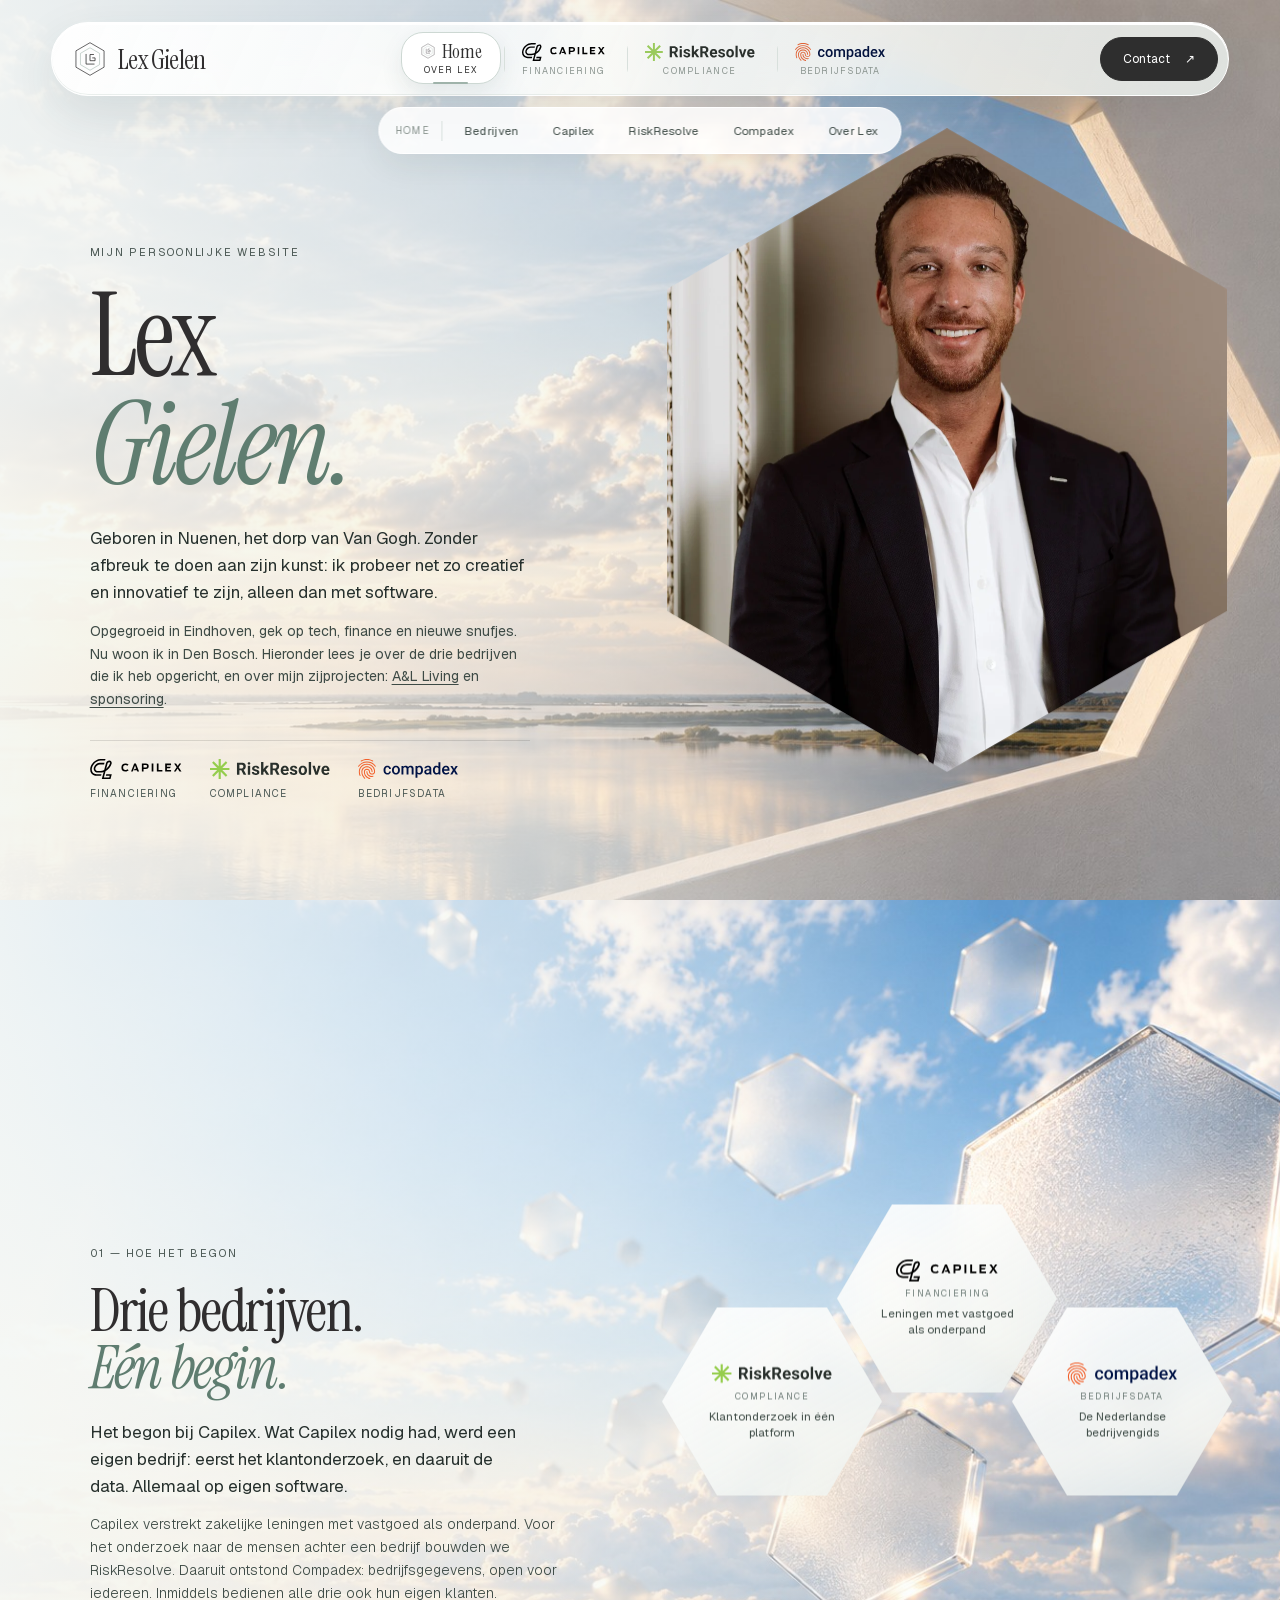
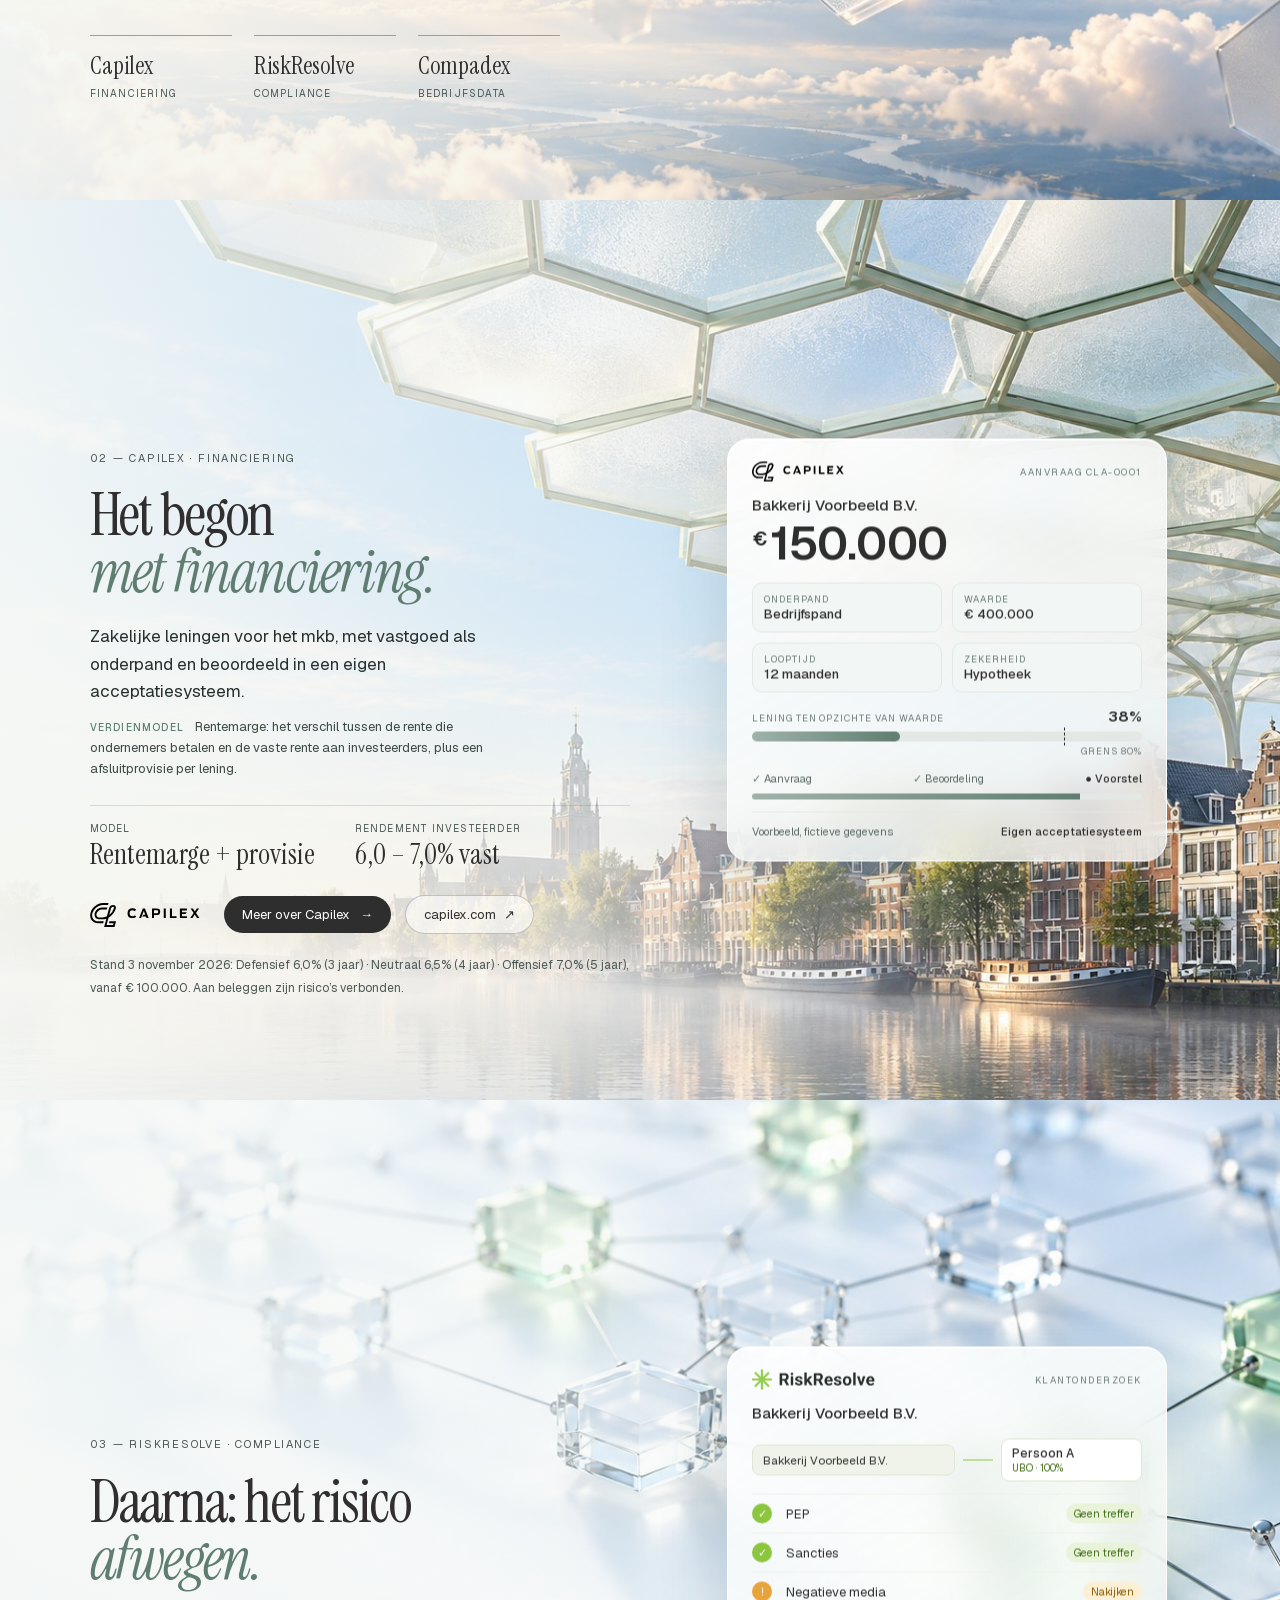
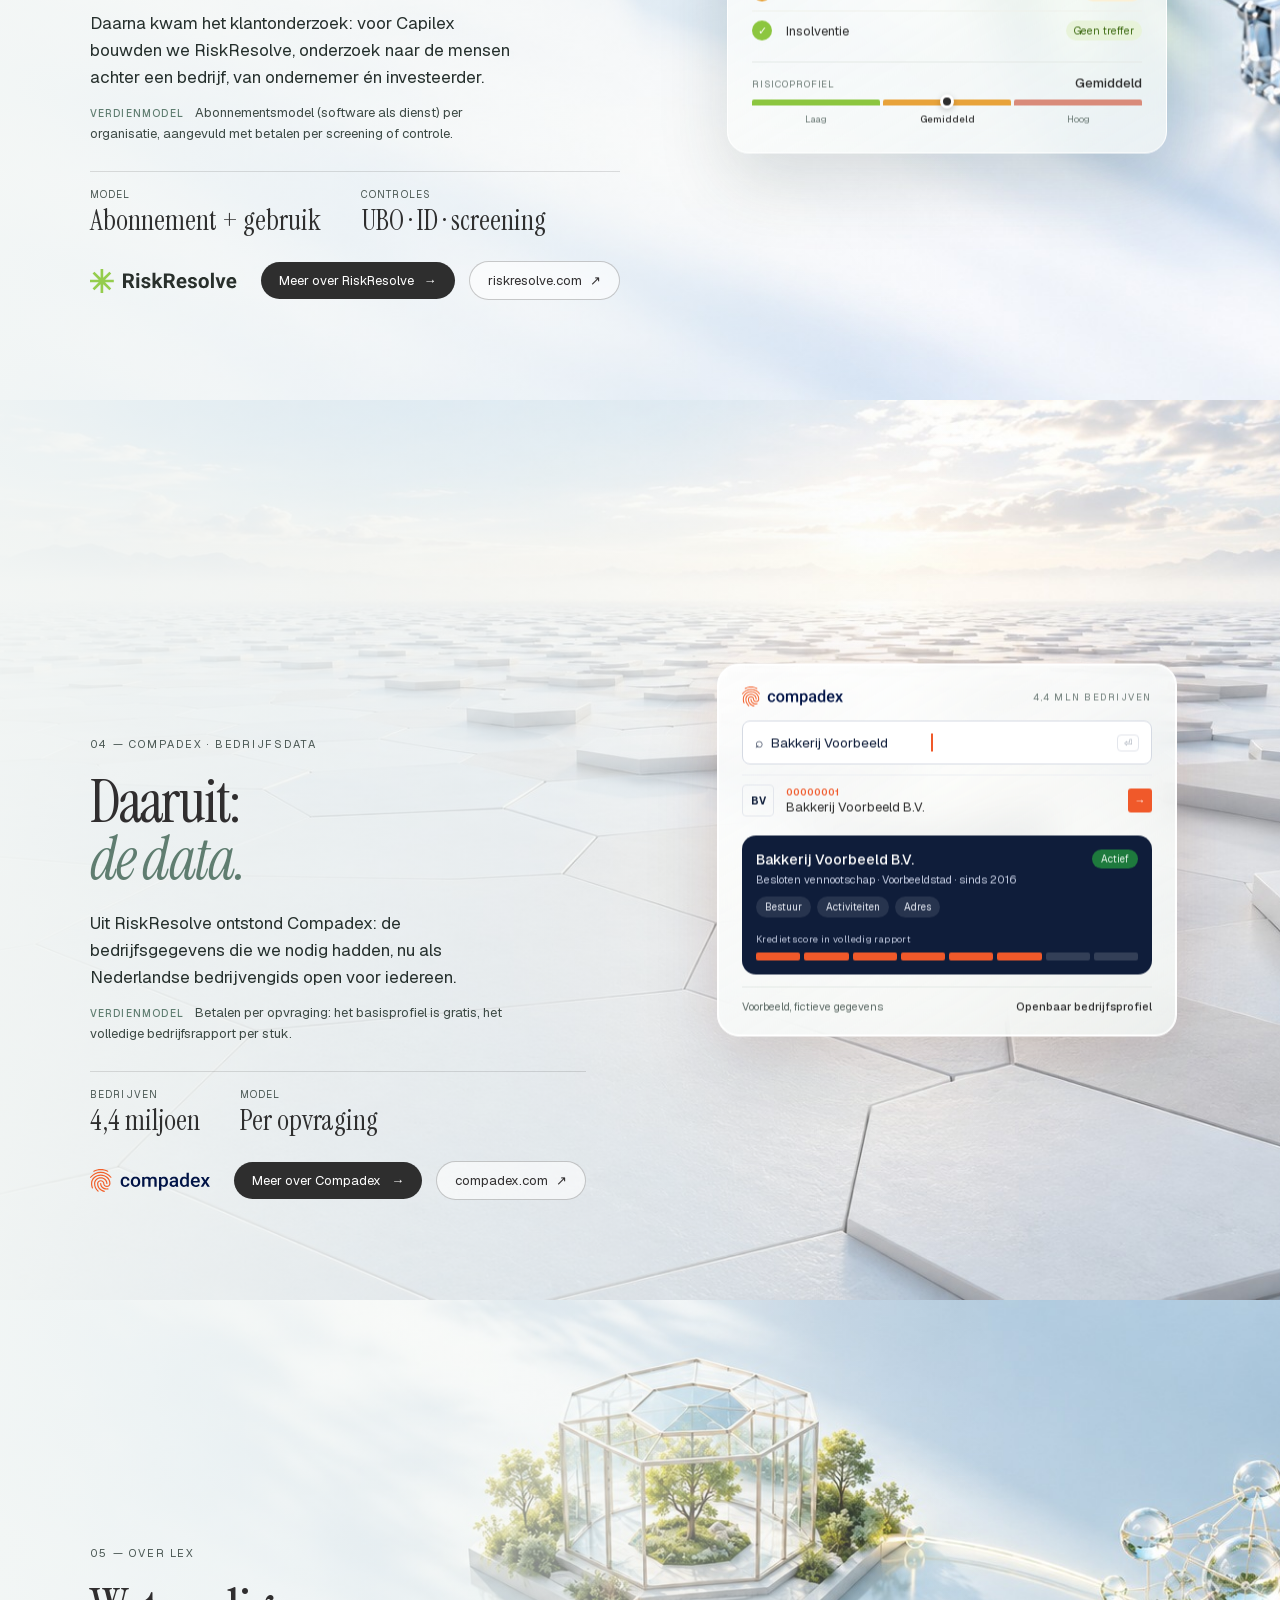
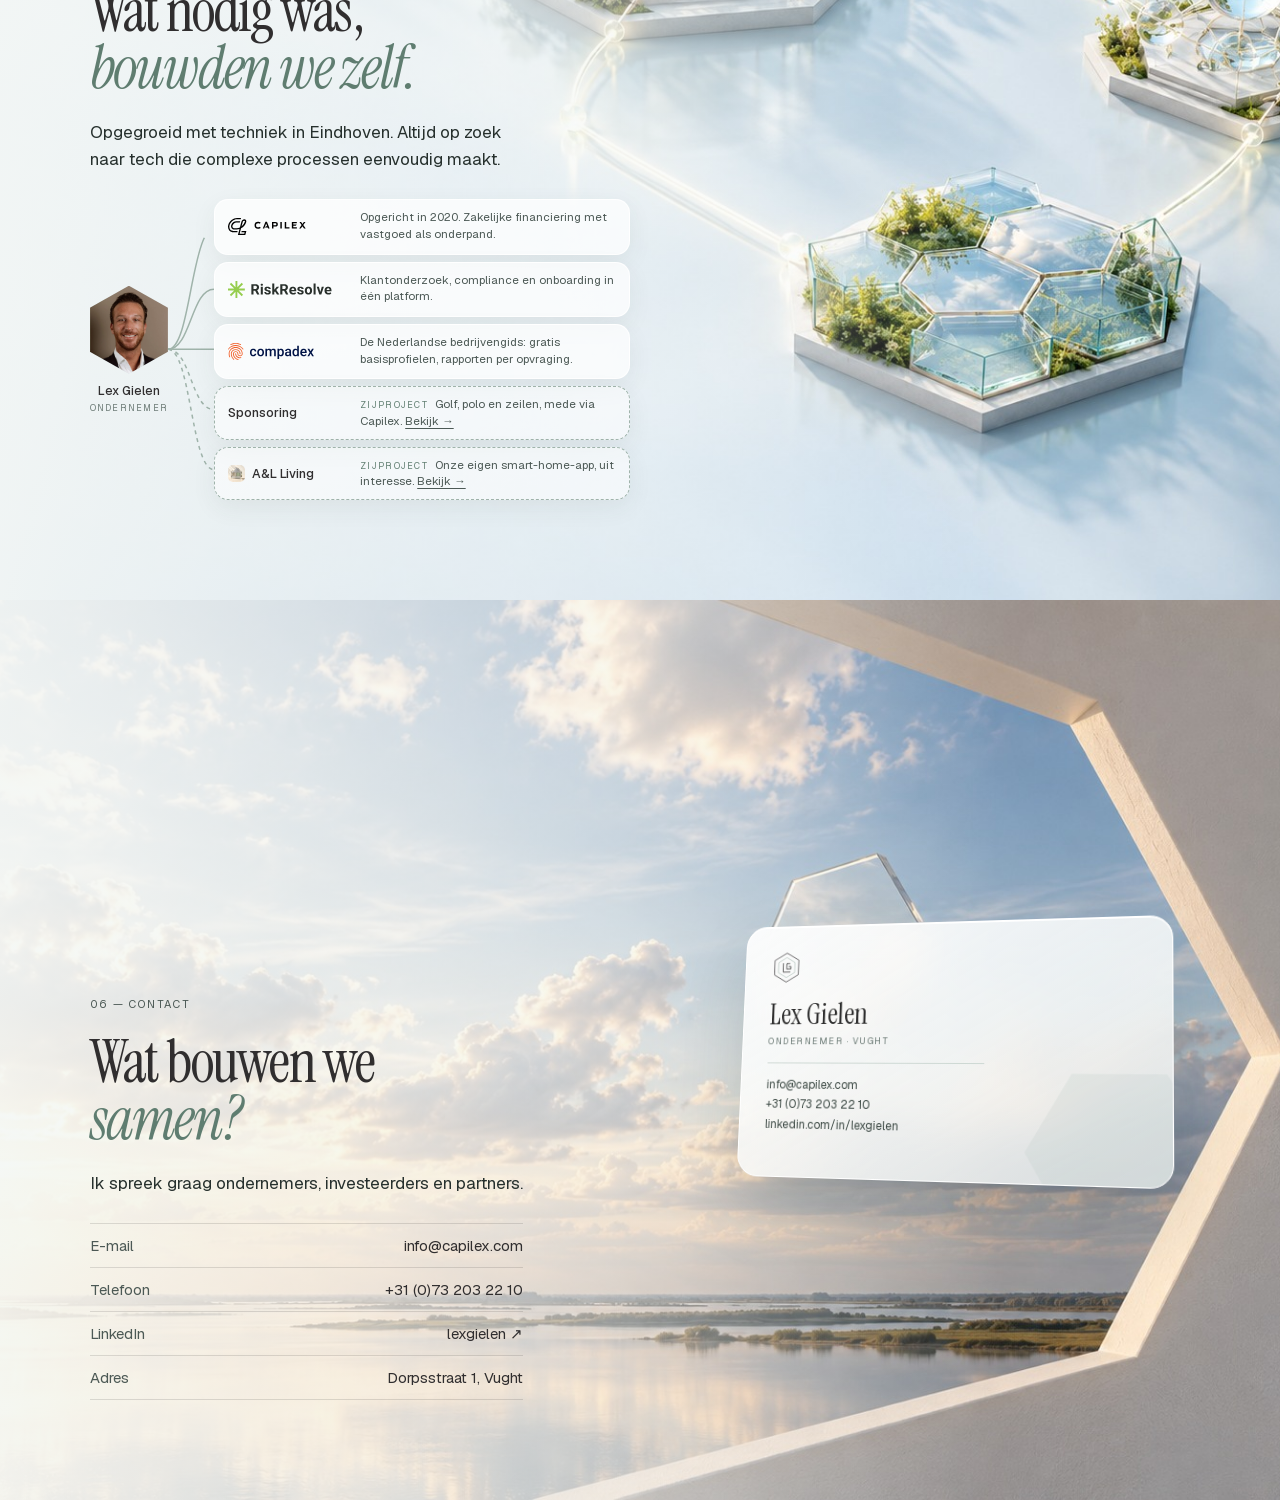
<file: index.html>
<!doctype html><html lang="nl"><head><meta charset="utf-8"><meta name="viewport" content="width=device-width,initial-scale=1"><meta name="theme-color" content="#edf2f3"><meta name="description" content="Lex Gielen, ondernemer in fintech sinds 2013. Oprichter van Capilex, RiskResolve en Compadex: financiering, klantonderzoek en bedrijfsdata."><title>Lex Gielen — Ondernemer in fintech</title><link rel="canonical" href="https://lexgielen.nl/"><meta property="og:type" content="website"><meta property="og:locale" content="nl_NL"><meta property="og:site_name" content="Lex Gielen"><meta property="og:title" content="Lex Gielen — Ondernemer in fintech"><meta property="og:description" content="Lex Gielen, ondernemer in fintech sinds 2013. Oprichter van Capilex, RiskResolve en Compadex: financiering, klantonderzoek en bedrijfsdata."><meta property="og:url" content="https://lexgielen.nl/"><meta property="og:image" content="https://lexgielen.nl/assets/img/gen/scene-0.jpg"><meta name="twitter:card" content="summary_large_image"><script type="application/ld+json">{"@context": "https://schema.org", "@type": "Person", "name": "Lex Gielen", "url": "https://lexgielen.nl/", "jobTitle": "Oprichter", "image": "https://lexgielen.nl/assets/img/lex-portret.webp", "founder": [{"@type": "Organization", "name": "Capilex", "url": "https://capilex.com"}, {"@type": "Organization", "name": "RiskResolve", "url": "https://www.riskresolve.com"}, {"@type": "Organization", "name": "Compadex", "url": "https://www.compadex.com"}]}</script><link rel="icon" href="assets/img/favicon.svg" type="image/svg+xml"><link rel="preload" href="assets/fonts/InstrumentSerif-normal-400-latin.woff2" as="font" type="font/woff2" crossorigin><link rel="preload" href="assets/fonts/Geist-normal-300-700-latin.woff2" as="font" type="font/woff2" crossorigin><link rel="stylesheet" href="assets/fonts/fonts-lokaal.css"><link rel="stylesheet" href="assets/vendor/lenis.css"><link rel="stylesheet" href="assets/css/site.css?v=202611050912"><script type="importmap">{"imports":{"three":"./assets/vendor/three.module.min.js","three/addons/":"./assets/vendor/addons/"}}</script></head><body><a class="skip" href="#opening">Naar het verhaal</a><div class="loader" aria-hidden="true"><svg viewBox="0 0 100 100"><path d="M50 5 89 27.5v45L50 95 11 72.5v-45Z"/></svg><span>LEX GIELEN</span><output>00%</output></div><div id="visual" aria-hidden="true"></div><header class="nav"><a class="brand" href="#opening" aria-label="Lex Gielen, begin"><img src="assets/img/logo-lg.svg" alt=""><span>Lex Gielen</span></a><div class="nav-cos" aria-label="Home en bedrijven"><span class="nav-co-label">Lex Gielen</span><a class="nav-co" href="./" aria-current="page"><span class="home-woord"><img src="assets/img/logo-lg.svg" alt="">Home</span><small>Over Lex</small></a><a class="nav-co" href="capilex/"><img src="assets/logos/capilex.svg" alt="Capilex"><small>Financiering</small></a><a class="nav-co" href="riskresolve/"><img src="assets/logos/riskresolve-dark.svg" alt="RiskResolve"><small>Compliance</small></a><a class="nav-co" href="compadex/"><img src="assets/logos/compadex.svg" alt="Compadex"><small>Bedrijfsdata</small></a></div><nav class="subnav" aria-label="Op deze pagina"><span class="sub-label">Home</span><span class="indicator"></span><a href="#bedrijven">Bedrijven</a><a href="#capilex">Capilex</a><a href="#riskresolve">RiskResolve</a><a href="#compadex">Compadex</a><a href="#over">Over Lex</a></nav><a class="contact-button" href="#contact">Contact <span>↗</span></a><button class="menu" aria-expanded="false" aria-label="Menu openen">Menu +</button><div class="nav-progress"></div></header><main id="film">
<section id="opening" class="chapter" data-image="5" style="--still:url('../img/gen/scene-5.jpg')"><div class="still"></div><div class="copy"><div class="lex-mob portrait"><img src="assets/img/lex-portret.webp" alt="Portret van Lex Gielen"></div><p class="eyebrow" data-cms="opening.p1">MIJN PERSOONLIJKE WEBSITE</p><h1 data-cms="opening.h11">Lex<br><em>Gielen.</em></h1><p class="intro" data-cms="opening.p2">Geboren in Nuenen, het dorp van Van Gogh. Zonder afbreuk te doen aan zijn kunst: ik probeer net zo creatief en innovatief te zijn, alleen dan met software.</p><p class="intro intro-2" data-cms="opening.p3">Opgegroeid in Eindhoven, gek op tech, finance en nieuwe snufjes. Nu woon ik in Den Bosch. Hieronder lees je over de drie bedrijven die ik heb opgericht, en over mijn zijprojecten: <a class="zij-link" href="al-living/">A&amp;L Living</a> en <a class="zij-link" href="sponsoring/">sponsoring</a>.</p><div class="brandrow"><a href="#capilex"><img src="assets/logos/capilex.svg" alt="Capilex"><span>Financiering</span></a><a href="#riskresolve"><img src="assets/logos/riskresolve-dark.svg" alt="RiskResolve"><span>Compliance</span></a><a href="#compadex"><img src="assets/logos/compadex.svg" alt="Compadex"><span>Bedrijfsdata</span></a></div></div><div class="zij zij-lex"><div class="lex-hex"><img src="assets/img/lex-opening.webp" alt="Portret van Lex Gielen"></div></div></section>
<section id="bedrijven" class="chapter" data-image="0" style="--still:url('../img/gen/scene-0.jpg')"><div class="still"></div><div class="copy"><p class="eyebrow" data-cms="bedrijven.p1">01 — HOE HET BEGON</p><h2 data-cms="bedrijven.h21">Drie bedrijven.<br><em>Eén begin.</em></h2><p class="intro" data-cms="bedrijven.p2">Het begon bij Capilex. Wat Capilex nodig had, werd een eigen bedrijf: eerst het klantonderzoek, en daaruit de data. Allemaal op eigen software.</p><p class="uitleg-home" data-cms="bedrijven.p3">Capilex verstrekt zakelijke leningen met vastgoed als onderpand. Voor het onderzoek naar de mensen achter een bedrijf bouwden we RiskResolve. Daaruit ontstond Compadex: bedrijfsgegevens, open voor iedereen. Inmiddels bedienen alle drie ook hun eigen klanten.</p><div class="sides3"><a href="#capilex"><b>Capilex</b><span>Financiering</span></a><a href="#riskresolve"><b>RiskResolve</b><span>Compliance</span></a><a href="#compadex"><b>Compadex</b><span>Bedrijfsdata</span></a></div></div><div class="zij zij-hex" aria-hidden="true"><a class="hx1" href="capilex/" tabindex="-1"><img src="assets/logos/capilex.svg" alt=""><small>Financiering</small><span>Leningen met vastgoed als onderpand</span></a><a class="hx2" href="riskresolve/" tabindex="-1"><img src="assets/logos/riskresolve-dark.svg" alt=""><small>Compliance</small><span>Klantonderzoek in één platform</span></a><a class="hx3" href="compadex/" tabindex="-1"><img src="assets/logos/compadex.svg" alt=""><small>Bedrijfsdata</small><span>De Nederlandse bedrijvengids</span></a></div></section>
<section id="capilex" class="chapter" data-image="1" style="--still:url('../img/gen/scene-1.jpg')"><div class="still"></div><div class="copy"><p class="eyebrow" data-cms="capilex.p1">02 — CAPILEX · FINANCIERING</p><h2 data-cms="capilex.h21">Het begon<br><em>met financiering.</em></h2><p class="intro" data-cms="capilex.p2">Zakelijke leningen voor het mkb, met vastgoed als onderpand en beoordeeld in een eigen acceptatiesysteem.</p><p class="model" data-cms="capilex.p3"><b>Verdienmodel</b> Rentemarge: het verschil tussen de rente die ondernemers betalen en de vaste rente aan investeerders, plus een afsluitprovisie per lening.</p><dl class="facts2"><div><dt>Model</dt><dd data-cms="capilex.dd1">Rentemarge + provisie</dd></div><div><dt>Rendement investeerder</dt><dd data-cms="capilex.dd2">6,0 – 7,0% vast</dd></div></dl><div class="co-row"><img class="company" src="assets/logos/capilex.svg" alt="Capilex"><a class="meer" href="capilex/">Meer over Capilex <span>→</span></a><a class="out" href="https://www.capilex.com/nl" target="_blank" rel="noopener">capilex.com <span>↗</span></a></div><p class="small" data-cms="capilex.p4">Stand 3 november 2026: Defensief 6,0% (3 jaar) · Neutraal 6,5% (4 jaar) · Offensief 7,0% (5 jaar), vanaf € 100.000. Aan beleggen zijn risico’s verbonden.</p></div><div class="zij zij-kaart zij-cx" aria-hidden="true"><div class="zk-kop"><img src="assets/logos/capilex.svg" alt=""><span>Aanvraag CLA-0001</span></div><p class="zk-titel">Bakkerij Voorbeeld B.V.</p><div class="zk-bedrag"><sup>€</sup><span class="tel"></span></div><div class="zk-raster"><div style="--d:0"><small>Onderpand</small><b>Bedrijfspand</b></div><div style="--d:1"><small>Waarde</small><b>€ 400.000</b></div><div style="--d:2"><small>Looptijd</small><b>12 maanden</b></div><div style="--d:3"><small>Zekerheid</small><b>Hypotheek</b></div></div><div class="zk-ltv"><div><small>Lening ten opzichte van waarde</small><b>38%</b></div><div class="zk-ltvbalk"><i></i><u></u></div><small class="zk-grens">grens 80%</small></div><div class="zk-stappen"><span class="ok" style="--d:0">Aanvraag</span><span class="ok" style="--d:1">Beoordeling</span><span class="nu" style="--d:2">Voorstel</span></div><div class="zk-balk"><i></i></div><div class="zk-voet" style="--d:3"><span>Voorbeeld, fictieve gegevens</span><em>Eigen acceptatiesysteem</em></div></div></section>
<section id="riskresolve" class="chapter" data-image="2" style="--still:url('../img/gen/scene-2.jpg')"><div class="still"></div><div class="copy"><p class="eyebrow" data-cms="riskresolve.p1">03 — RISKRESOLVE · COMPLIANCE</p><h2 data-cms="riskresolve.h21">Daarna: het risico<br><em>afwegen.</em></h2><p class="intro" data-cms="riskresolve.p2">Daarna kwam het klantonderzoek: voor Capilex bouwden we RiskResolve, onderzoek naar de mensen achter een bedrijf, van ondernemer én investeerder.</p><p class="model" data-cms="riskresolve.p3"><b>Verdienmodel</b> Abonnementsmodel (software als dienst) per organisatie, aangevuld met betalen per screening of controle.</p><dl class="facts2"><div><dt>Model</dt><dd data-cms="riskresolve.dd1">Abonnement + gebruik</dd></div><div><dt>Controles</dt><dd data-cms="riskresolve.dd2">UBO · ID · screening</dd></div></dl><div class="co-row"><img class="company" src="assets/logos/riskresolve-dark.svg" alt="RiskResolve"><a class="meer" href="riskresolve/">Meer over RiskResolve <span>→</span></a><a class="out" href="https://www.riskresolve.com/nl" target="_blank" rel="noopener">riskresolve.com <span>↗</span></a></div></div><div class="zij zij-kaart zij-rr" aria-hidden="true"><div class="zk-kop"><img src="assets/logos/riskresolve-dark.svg" alt=""><span>Klantonderzoek</span></div><p class="zk-titel">Bakkerij Voorbeeld B.V.</p><div class="zk-ubo" style="--d:0"><span class="zu-b">Bakkerij Voorbeeld B.V.</span><span class="zu-lijn"></span><span class="zu-p"><b>Persoon A</b><em>UBO · 100%</em></span></div><div class="zk-check" style="--d:1"><i>✓</i>PEP<em>Geen treffer</em></div><div class="zk-check" style="--d:2"><i>✓</i>Sancties<em>Geen treffer</em></div><div class="zk-check let" style="--d:3"><i>!</i>Negatieve media<em>Nakijken</em></div><div class="zk-check" style="--d:4"><i>✓</i>Insolventie<em>Geen treffer</em></div><div class="zk-meter" style="--d:5"><div><small>Risicoprofiel</small><b>Gemiddeld</b></div><div class="zm-schaal"><span>Laag</span><span>Gemiddeld</span><span>Hoog</span><i></i></div></div></div></section>
<section id="compadex" class="chapter" data-image="3" style="--still:url('../img/gen/scene-3.jpg')"><div class="still"></div><div class="copy"><p class="eyebrow" data-cms="compadex.p1">04 — COMPADEX · BEDRIJFSDATA</p><h2 data-cms="compadex.h21">Daaruit:<br><em>de data.</em></h2><p class="intro" data-cms="compadex.p2">Uit RiskResolve ontstond Compadex: de bedrijfsgegevens die we nodig hadden, nu als Nederlandse bedrijvengids open voor iedereen.</p><p class="model" data-cms="compadex.p3"><b>Verdienmodel</b> Betalen per opvraging: het basisprofiel is gratis, het volledige bedrijfsrapport per stuk.</p><dl class="facts2"><div><dt>Bedrijven</dt><dd data-cms="compadex.dd1">4,4 miljoen</dd></div><div><dt>Model</dt><dd data-cms="compadex.dd2">Per opvraging</dd></div></dl><div class="co-row"><img class="company" src="assets/logos/compadex.svg" alt="Compadex"><a class="meer" href="compadex/">Meer over Compadex <span>→</span></a><a class="out" href="https://www.compadex.com/nl" target="_blank" rel="noopener">compadex.com <span>↗</span></a></div></div><div class="zij zij-kaart zij-cdx" aria-hidden="true"><div class="zk-kop"><img src="assets/logos/compadex.svg" alt=""><span>4,4 mln bedrijven</span></div><div class="zk-zoek">⌕ <span class="typ">Bakkerij Voorbeeld</span><kbd>⏎</kbd></div><div class="zk-rij" style="--d:0"><b>BV</b><div><small>00000001</small>Bakkerij Voorbeeld B.V.</div><i>→</i></div><div class="zk-profiel" style="--d:1"><div class="zp-kop"><b>Bakkerij Voorbeeld B.V.</b><em>Actief</em></div><div class="zp-meta">Besloten vennootschap · Voorbeeldstad · sinds 2016</div><div class="zp-chips"><span>Bestuur</span><span>Activiteiten</span><span>Adres</span></div><div class="zp-score"><small>Kredietscore in volledig rapport</small><div class="zp-balk"><i></i><i></i><i></i><i></i><i></i><i></i><i></i><i></i></div></div></div><div class="zk-voet" style="--d:2"><span>Voorbeeld, fictieve gegevens</span><em>Openbaar bedrijfsprofiel</em></div></div></section>


<section id="over" class="chapter" data-image="4" style="--still:url('../img/gen/scene-4.jpg')"><div class="still"></div><div class="copy"><p class="eyebrow" data-cms="over.p1">05 — OVER LEX</p><h2 data-cms="over.h21">Wat nodig was,<br><em>bouwden we zelf.</em></h2><p class="intro" data-cms="over.p2">Opgegroeid met techniek in Eindhoven. Altijd op zoek naar tech die complexe processen eenvoudig maakt.</p><div class="rollen" aria-label="Rol van Lex in de drie bedrijven"><div class="rol-lex"><div class="portrait"><img src="assets/img/lex-portret.webp" alt="Lex Gielen"></div><strong>Lex Gielen</strong><span>Ondernemer</span></div><svg class="rol-lijnen" viewBox="0 0 60 200" preserveAspectRatio="none" aria-hidden="true"><path d="M0 100 C30 100 30 20 60 20"/><path d="M0 100 C30 100 30 60 60 60"/><path d="M0 100 L60 100"/><path class="tak-zij" d="M0 100 C30 100 30 140 60 140"/><path class="tak-zij" d="M0 100 C30 100 30 180 60 180"/></svg><ol class="rol-lijst"><li style="--d:0" data-cms="over.li1"><a href="capilex/"><img src="assets/logos/capilex.svg" alt="Capilex"></a><span>Opgericht in 2020. Zakelijke financiering met vastgoed als onderpand.</span></li><li style="--d:2" data-cms="over.li3"><a href="riskresolve/"><img src="assets/logos/riskresolve-dark.svg" alt="RiskResolve"></a><span>Klantonderzoek, compliance en onboarding in één platform.</span></li><li style="--d:1" data-cms="over.li2"><a href="compadex/"><img src="assets/logos/compadex.svg" alt="Compadex"></a><span>De Nederlandse bedrijvengids: gratis basisprofielen, rapporten per opvraging.</span></li><li class="rol-zij" style="--d:3"><a href="sponsoring/"><b>Sponsoring</b></a><p data-cms="over.p4"><i>Zijproject</i> Golf, polo en zeilen, mede via Capilex. <a href="sponsoring/">Bekijk →</a></p></li><li class="rol-zij" style="--d:4"><a href="al-living/"><b><img src="assets/img/al-living.webp" alt="">A&amp;L Living</b></a><p data-cms="over.p3"><i>Zijproject</i> Onze eigen smart-home-app, uit interesse. <a href="al-living/">Bekijk →</a></p></li></ol></div></section>
<section id="contact" class="chapter" data-image="5" style="--still:url('../img/gen/scene-5.jpg')"><div class="still"></div><div class="copy"><p class="eyebrow" data-cms="contact.p1">06 — CONTACT</p><h2 data-cms="contact.h21">Wat bouwen we<br><em>samen?</em></h2><p class="intro" data-cms="contact.p2">Ik spreek graag ondernemers, investeerders en partners.</p><dl class="contact-rows"><div><dt>E-mail</dt><dd data-cms="contact.dd1"><a href="mailto:info@capilex.com">info@capilex.com</a></dd></div><div><dt>Telefoon</dt><dd data-cms="contact.dd2"><a href="tel:+31732032210">+31 (0)73 203 22 10</a></dd></div><div><dt>LinkedIn</dt><dd data-cms="contact.dd3"><a href="https://nl.linkedin.com/in/lexgielen" target="_blank" rel="noopener">lexgielen ↗</a></dd></div><div><dt>Adres</dt><dd data-cms="contact.dd4">Dorpsstraat 1, Vught</dd></div></dl></div><div class="zij zij-visite" aria-hidden="true"><div class="vk-kaart"><img class="vk-logo" src="assets/img/logo-lg.svg" alt=""><div class="vk-naam">Lex Gielen</div><div class="vk-rol">Ondernemer · Vught</div><div class="vk-lijn"></div><div class="vk-reg">info@capilex.com</div><div class="vk-reg">+31 (0)73 203 22 10</div><div class="vk-reg">linkedin.com/in/lexgielen</div><div class="vk-hex"></div></div></div></section>
</main><footer class="film-footer"><span class="chapter-count">00 / 06</span><span class="scroll-cue">SCROLL OM TE ONTDEKKEN <b>↓</b></span><span>FINANCIERING · DATA · COMPLIANCE</span><button class="scroll-modus" type="button" hidden>Scrollen: <b>per scène</b> <i>⇄</i></button></footer><noscript><style>.loader{display:none}</style></noscript><script src="assets/vendor/gsap.min.js"></script><script src="assets/vendor/ScrollTrigger.min.js"></script><script src="assets/vendor/lenis.min.js"></script><script type="module" src="assets/js/site.js?v=202611050912"></script></body></html>
</file>
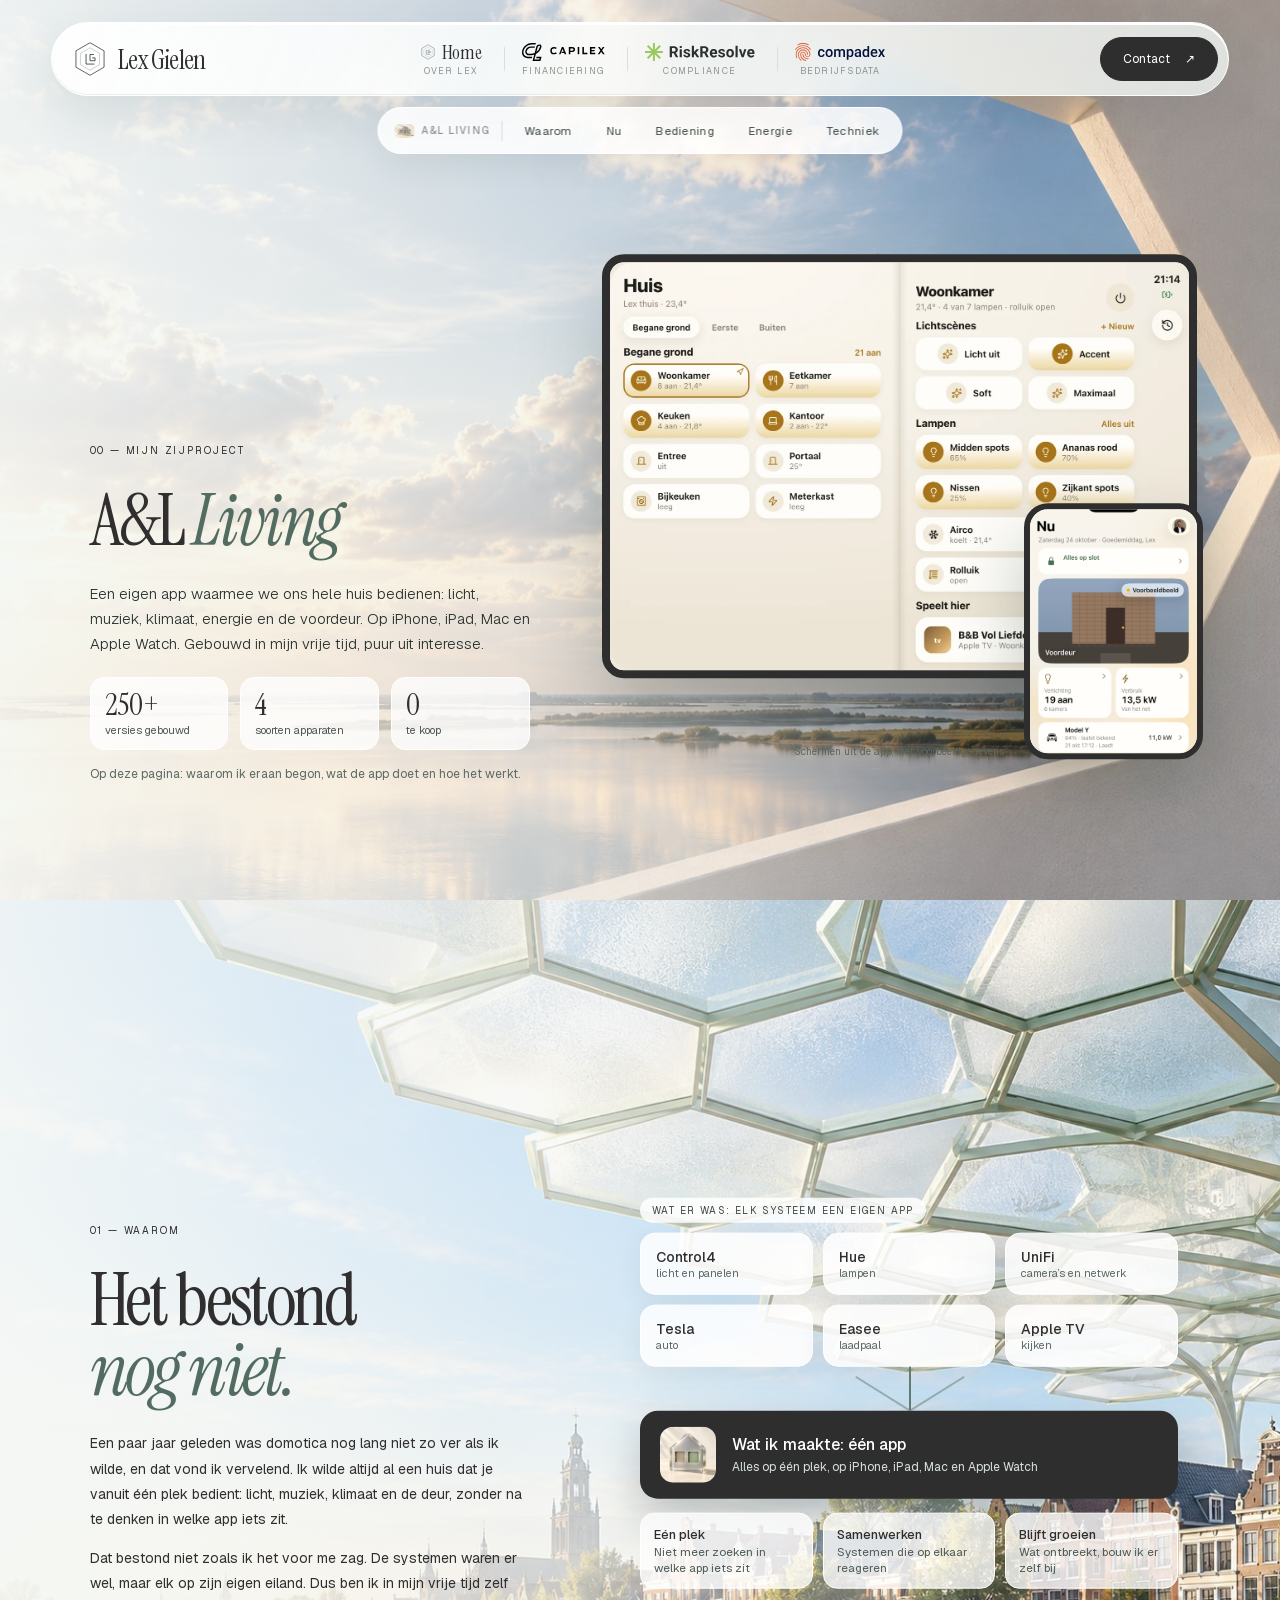
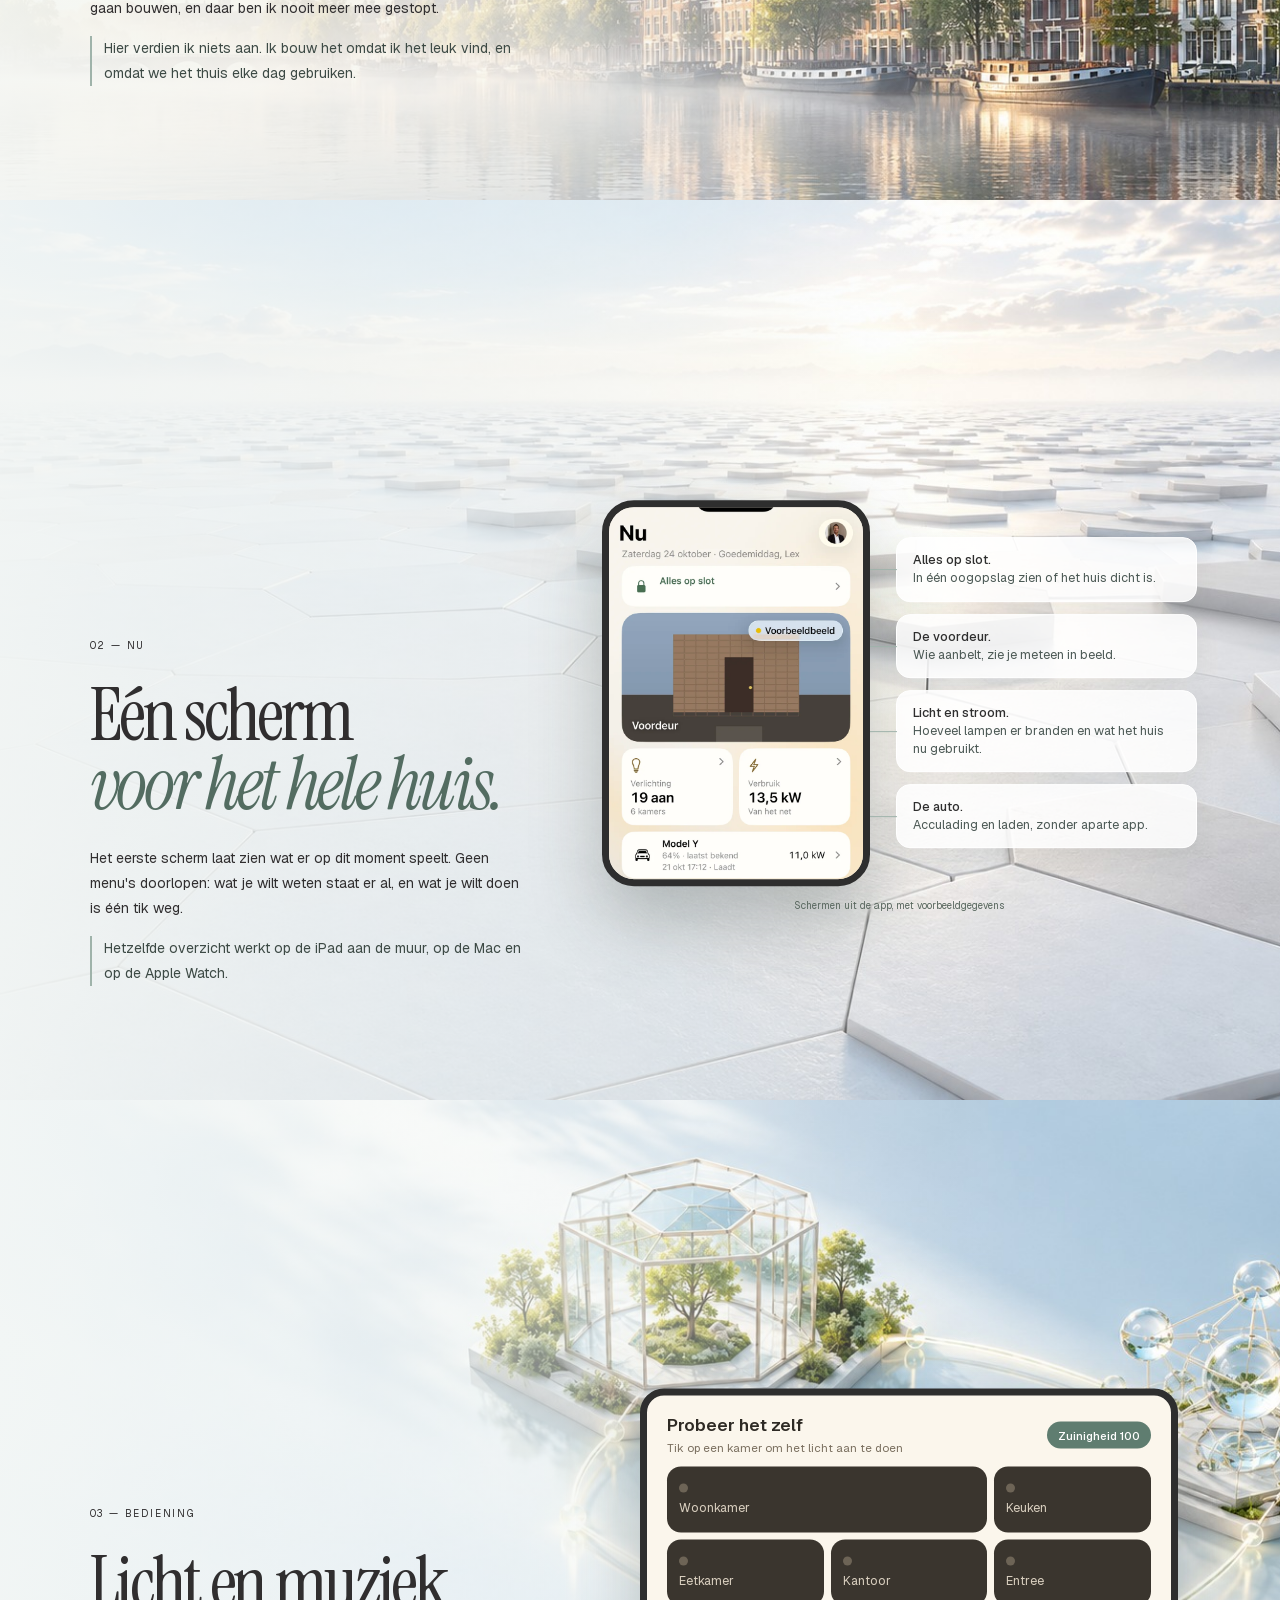
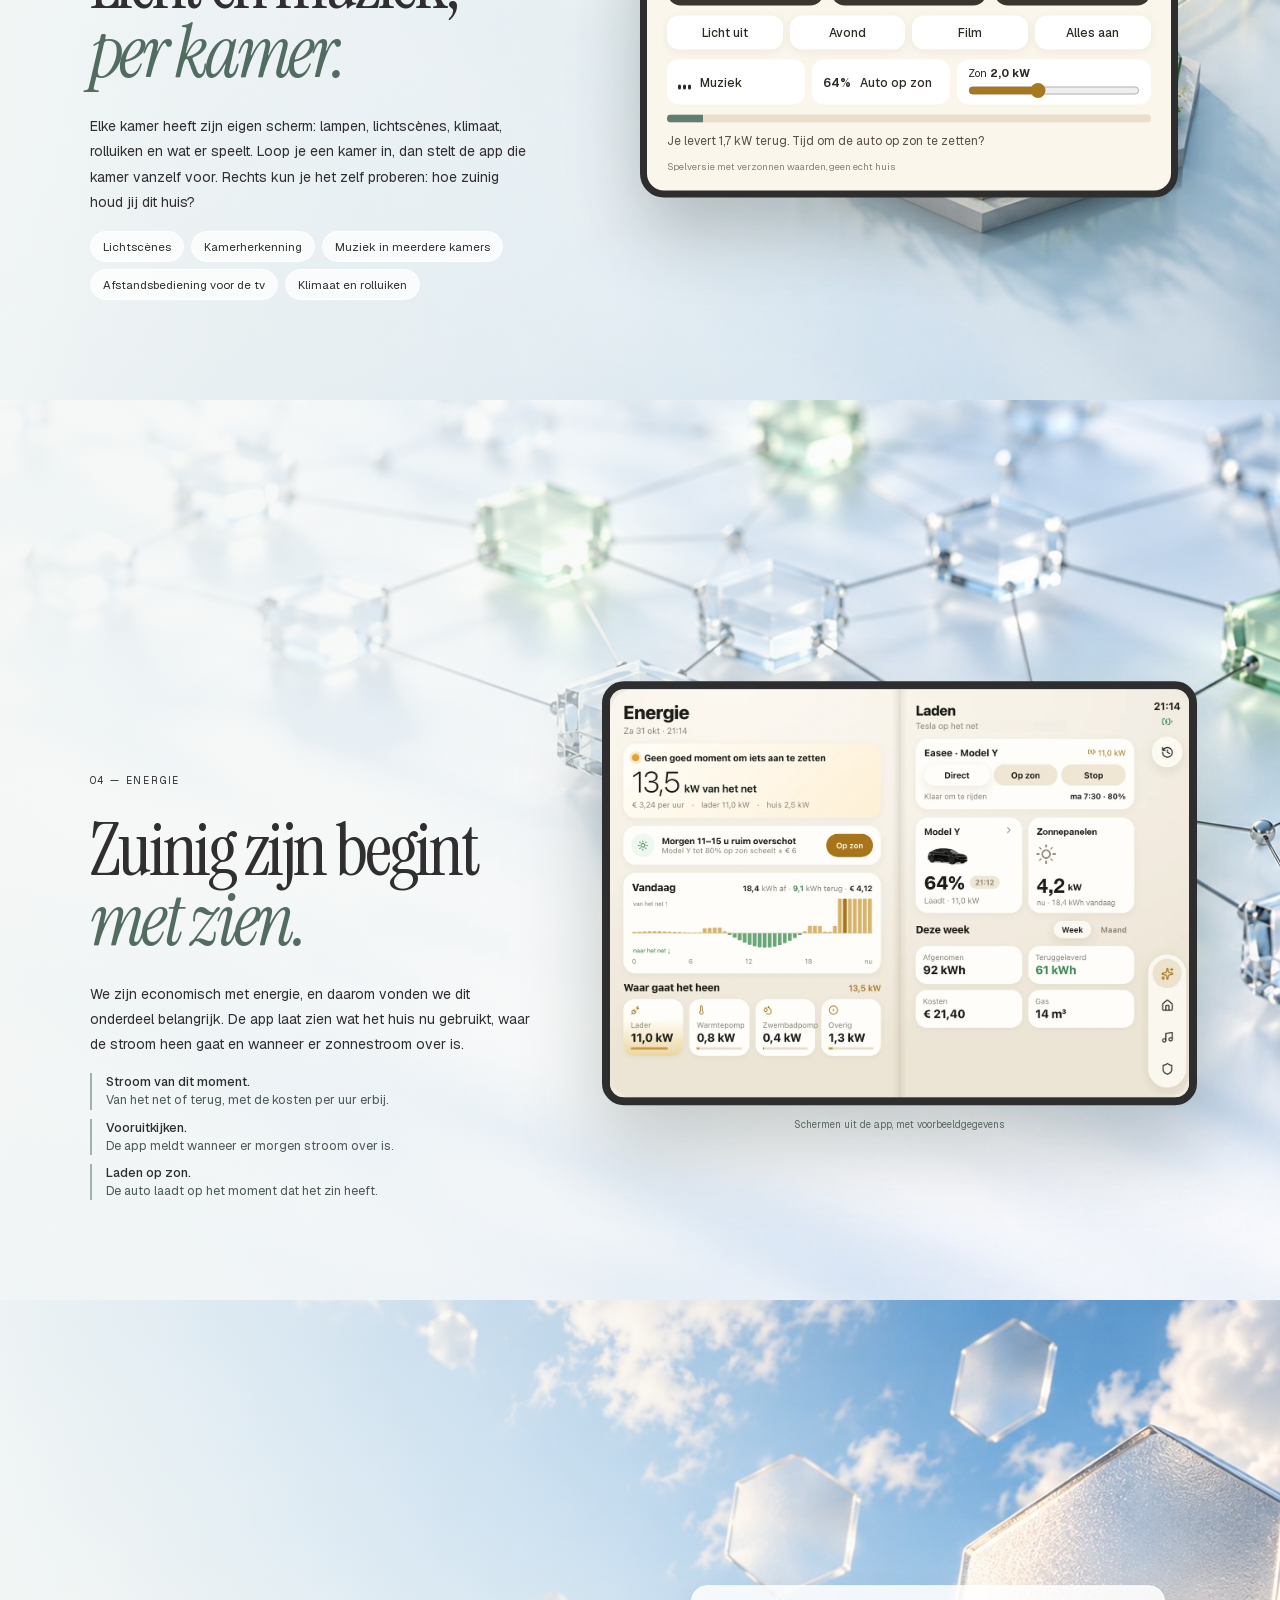
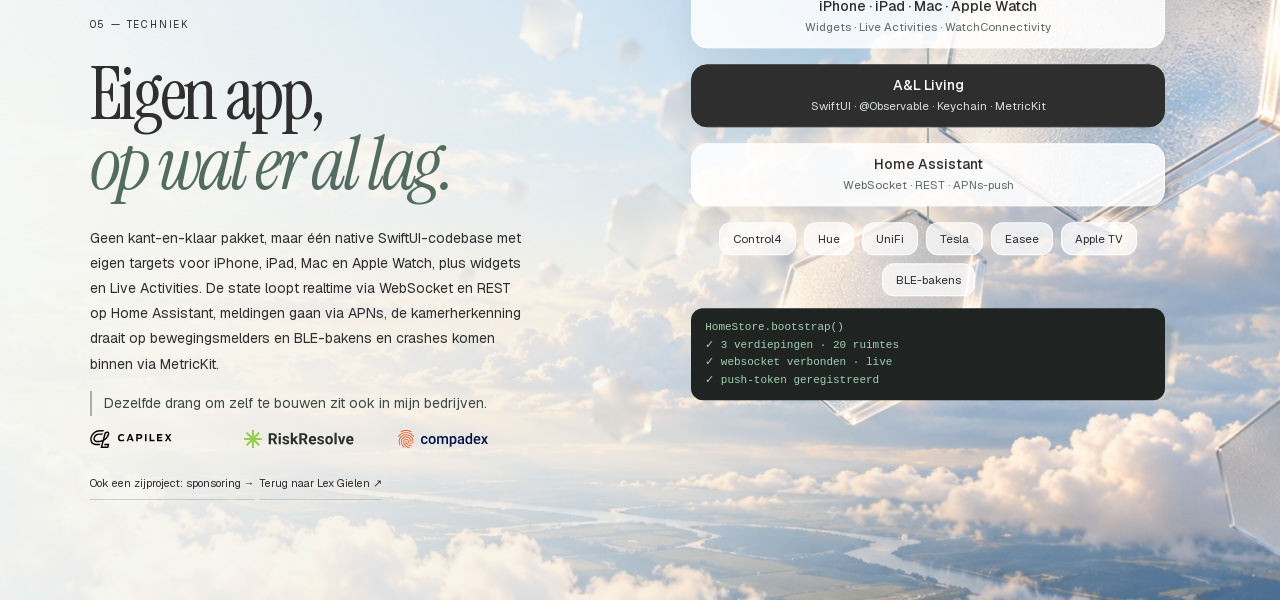
<file: al-living/index.html>
<!doctype html>
<html lang="nl"><head><meta charset="utf-8"><meta name="viewport" content="width=device-width,initial-scale=1"><meta name="theme-color" content="#edf2f3"><meta name="description" content="Mijn zijproject: A&amp;L Living, een eigen app waarmee we ons hele huis bedienen. Gebouwd uit interesse, omdat domotica nog niet was wat ik wilde."><title>A&amp;L Living — Mijn zijproject | Lex Gielen</title><link rel="canonical" href="https://lexgielen.nl/al-living/"><meta property="og:type" content="website"><meta property="og:locale" content="nl_NL"><meta property="og:site_name" content="Lex Gielen"><meta property="og:title" content="A&amp;L Living — Mijn zijproject"><meta property="og:description" content="Mijn zijproject: A&amp;L Living, een eigen app waarmee we ons hele huis bedienen. Gebouwd uit interesse, omdat domotica nog niet was wat ik wilde."><meta property="og:url" content="https://lexgielen.nl/al-living/"><meta property="og:image" content="https://lexgielen.nl/assets/img/gen/scene-5.jpg"><meta name="twitter:card" content="summary_large_image"><link rel="icon" href="../assets/img/favicon.svg" type="image/svg+xml"><link rel="preload" href="../assets/fonts/InstrumentSerif-normal-400-latin.woff2" as="font" type="font/woff2" crossorigin><link rel="preload" href="../assets/fonts/Geist-normal-300-700-latin.woff2" as="font" type="font/woff2" crossorigin><link rel="stylesheet" href="../assets/fonts/fonts-lokaal.css"><link rel="stylesheet" href="../assets/vendor/lenis.css"><link rel="stylesheet" href="../assets/css/bedrijf.css?v=202611050912"><link rel="stylesheet" href="../assets/css/app-mock.css?v=202611050912"><script type="importmap">{"imports":{"three":"../assets/vendor/three.module.min.js","three/addons/":"../assets/vendor/addons/"}}</script></head><body><a class="skip" href="#opening">Naar het verhaal</a><div class="loader" aria-hidden="true"><svg viewbox="0 0 100 100"><path d="M50 5 89 27.5v45L50 95 11 72.5v-45Z"></path></svg><span>LEX GIELEN</span><output>00%</output></div><div id="visual" aria-hidden="true"></div><header class="nav"><a class="brand" href="../" aria-label="Lex Gielen, begin"><img src="../assets/img/logo-lg.svg" alt=""><span>Lex Gielen</span></a><div class="nav-cos" aria-label="Home en bedrijven"><span class="nav-co-label">Lex Gielen</span><a class="nav-co" href="../"><span class="home-woord"><img src="../assets/img/logo-lg.svg" alt="">Home</span><small>Over Lex</small></a><a class="nav-co" href="../capilex/"><img src="../assets/logos/capilex.svg" alt="Capilex"><small>Financiering</small></a><a class="nav-co" href="../riskresolve/"><img src="../assets/logos/riskresolve-dark.svg" alt="RiskResolve"><small>Compliance</small></a><a class="nav-co" href="../compadex/"><img src="../assets/logos/compadex.svg" alt="Compadex"><small>Bedrijfsdata</small></a></div><nav class="subnav" aria-label="Op deze pagina"><span class="sub-label al-label"><img src="../assets/img/al-living.webp" alt="">A&amp;L Living</span><span class="indicator"></span><a href="#waarom">Waarom</a><a href="#nu">Nu</a><a href="#bediening">Bediening</a><a href="#energie">Energie</a><a href="#techniek">Techniek</a></nav><a class="contact-button" href="../#contact">Contact <span>↗</span></a><button class="menu" aria-expanded="false" aria-label="Menu openen">Menu +</button><div class="nav-progress"></div></header><main id="film"><section id="opening" class="chapter company-content al-scene" data-image="5" style="--still:url('../img/gen/scene-5.jpg');--still-mobile:url('../img/gen/scene-5-mobile.jpg')"><div class="still"></div><div class="copy"><p class="eyebrow" data-cms="opening.p1">00 — MIJN ZIJPROJECT</p><h1 data-cms="opening.h11">A&amp;L <em>Living</em></h1><p class="opening-uitleg" data-cms="opening.p2">Een eigen app waarmee we ons hele huis bedienen: licht, muziek, klimaat, energie en de voordeur. Op iPhone, iPad, Mac en Apple Watch. Gebouwd in mijn vrije tijd, puur uit interesse.</p><ul class="al-cijfers"><li data-cms="opening.li1"><b>250+</b> versies gebouwd</li><li data-cms="opening.li2"><b>4</b> soorten apparaten</li><li data-cms="opening.li3"><b>0</b> te koop</li></ul><p class="opening-opdeze" data-cms="opening.p3">Op deze pagina: waarom ik eraan begon, wat de app doet en hoe het werkt.</p></div><figure class="al-toon al-hero"><div class="al-tab "><img src="../assets/img/al/huis-breed.webp" alt="Huisscherm van A&amp;L Living op iPad"></div><div class="al-tel al-over"><img src="../assets/img/al/nu.webp" alt="Nu-scherm van A&amp;L Living op iPhone"></div><figcaption>Schermen uit de app, met voorbeeldgegevens</figcaption></figure></section><section id="waarom" class="chapter company-content al-scene" data-image="1" style="--still:url('../img/gen/scene-1.jpg');--still-mobile:url('../img/gen/scene-1-mobile.jpg')"><div class="still"></div><div class="copy"><p class="eyebrow" data-cms="waarom.p1">01 — WAAROM</p><h2 data-cms="waarom.h21">Het bestond<br><em>nog niet.</em></h2><p data-cms="waarom.p2">Een paar jaar geleden was domotica nog lang niet zo ver als ik wilde, en dat vond ik vervelend. Ik wilde altijd al een huis dat je vanuit één plek bedient: licht, muziek, klimaat en de deur, zonder na te denken in welke app iets zit.</p><p data-cms="waarom.p4">Dat bestond niet zoals ik het voor me zag. De systemen waren er wel, maar elk op zijn eigen eiland. Dus ben ik in mijn vrije tijd zelf gaan bouwen, en daar ben ik nooit meer mee gestopt.</p><p class="origin" data-cms="waarom.p3">Hier verdien ik niets aan. Ik bouw het omdat ik het leuk vind, en omdat we het thuis elke dag gebruiken.</p></div><figure class="al-verhaal" aria-label="Van losse systemen naar één app"><p class="al-kop">Wat er was: elk systeem een eigen app</p><ul class="al-eilanden"><li>Control4<small>licht en panelen</small></li><li>Hue<small>lampen</small></li><li>UniFi<small>camera’s en netwerk</small></li><li>Tesla<small>auto</small></li><li>Easee<small>laadpaal</small></li><li>Apple TV<small>kijken</small></li></ul><div class="al-samen" aria-hidden="true"><i></i><i></i><i></i></div><div class="al-een"><img src="../assets/img/al-living.webp" alt=""><div><b>Wat ik maakte: één app</b><span>Alles op één plek, op iPhone, iPad, Mac en Apple Watch</span></div></div><ol class="al-winst"><li><b>Eén plek</b>Niet meer zoeken in welke app iets zit</li><li><b>Samenwerken</b>Systemen die op elkaar reageren</li><li><b>Blijft groeien</b>Wat ontbreekt, bouw ik er zelf bij</li></ol></figure></section><section id="nu" class="chapter company-content al-scene" data-image="3" style="--still:url('../img/gen/scene-3.jpg');--still-mobile:url('../img/gen/scene-3-mobile.jpg')"><div class="still"></div><div class="copy"><p class="eyebrow" data-cms="nu.p1">02 — NU</p><h2 data-cms="nu.h21">Eén scherm<br><em>voor het hele huis.</em></h2><p data-cms="nu.p2">Het eerste scherm laat zien wat er op dit moment speelt. Geen menu's doorlopen: wat je wilt weten staat er al, en wat je wilt doen is één tik weg.</p><p class="origin" data-cms="nu.p3">Hetzelfde overzicht werkt op de iPad aan de muur, op de Mac en op de Apple Watch.</p></div><figure class="al-toon al-noten"><div class="al-tel "><img src="../assets/img/al/nu.webp" alt="Nu-scherm met slot, voordeur, verlichting, verbruik en auto"></div><ul><li data-cms="nu.l1"><b>Alles op slot.</b> In één oogopslag zien of het huis dicht is.</li><li data-cms="nu.l2"><b>De voordeur.</b> Wie aanbelt, zie je meteen in beeld.</li><li data-cms="nu.l3"><b>Licht en stroom.</b> Hoeveel lampen er branden en wat het huis nu gebruikt.</li><li data-cms="nu.l4"><b>De auto.</b> Acculading en laden, zonder aparte app.</li></ul><figcaption>Schermen uit de app, met voorbeeldgegevens</figcaption></figure></section><section id="bediening" class="chapter company-content al-scene" data-image="4" style="--still:url('../img/gen/scene-4.jpg');--still-mobile:url('../img/gen/scene-4-mobile.jpg')"><div class="still"></div><div class="copy"><p class="eyebrow" data-cms="bediening.p1">03 — BEDIENING</p><h2 data-cms="bediening.h21">Licht en muziek,<br><em>per kamer.</em></h2><p data-cms="bediening.p2">Elke kamer heeft zijn eigen scherm: lampen, lichtscènes, klimaat, rolluiken en wat er speelt. Loop je een kamer in, dan stelt de app die kamer vanzelf voor. Rechts kun je het zelf proberen: hoe zuinig houd jij dit huis?</p><ul class="al-chips-l"><li data-cms="bediening.c1">Lichtscènes</li><li data-cms="bediening.c2">Kamerherkenning</li><li data-cms="bediening.c3">Muziek in meerdere kamers</li><li data-cms="bediening.c4">Afstandsbediening voor de tv</li><li data-cms="bediening.c5">Klimaat en rolluiken</li></ul></div><figure class="al-demo" aria-label="Interactief voorbeeldhuis"><div class="dm-kop"><div><b>Probeer het zelf</b><span id="dm-status">Tik op een kamer om het licht aan te doen</span></div><output id="dm-score" aria-live="polite">Zuinigheid 100</output></div><div class="dm-huis"><button type="button" class="dk" data-k="woonkamer" data-w="0.3" aria-pressed="false" style="grid-column:1/span 2;grid-row:1/span 1"><i></i>Woonkamer</button><button type="button" class="dk" data-k="keuken" data-w="0.2" aria-pressed="false" style="grid-column:3/span 1;grid-row:1/span 1"><i></i>Keuken</button><button type="button" class="dk" data-k="eetkamer" data-w="0.15" aria-pressed="false" style="grid-column:1/span 1;grid-row:2/span 1"><i></i>Eetkamer</button><button type="button" class="dk" data-k="kantoor" data-w="0.15" aria-pressed="false" style="grid-column:2/span 1;grid-row:2/span 1"><i></i>Kantoor</button><button type="button" class="dk" data-k="entree" data-w="0.1" aria-pressed="false" style="grid-column:3/span 1;grid-row:2/span 1"><i></i>Entree</button></div><div class="dm-scenes"><button type="button" data-s="uit">Licht uit</button><button type="button" data-s="avond">Avond</button><button type="button" data-s="film">Film</button><button type="button" data-s="alles">Alles aan</button></div><div class="dm-rij"><button type="button" id="dm-muziek" aria-pressed="false"><span class="dm-eq"><i></i><i></i><i></i></span><span>Muziek</span></button><button type="button" id="dm-laad" aria-pressed="false"><span id="dm-accu">64%</span><span>Auto op zon</span></button><label class="dm-zon"><span>Zon <b id="dm-zonw">2,0 kW</b></span><input id="dm-zoninput" type="range" min="0" max="5" step=".1" value="2" aria-label="Hoeveel zon er nu is"></label></div><div class="dm-meter"><div id="dm-balk"></div></div><p id="dm-melding" aria-live="polite">Het huis gebruikt 0,3 kW en de zon levert 2,0 kW.</p><figcaption>Spelversie met verzonnen waarden, geen echt huis</figcaption></figure></section><section id="energie" class="chapter company-content al-scene" data-image="2" style="--still:url('../img/gen/scene-2.jpg');--still-mobile:url('../img/gen/scene-2-mobile.jpg')"><div class="still"></div><div class="copy"><p class="eyebrow" data-cms="energie.p1">04 — ENERGIE</p><h2 data-cms="energie.h21">Zuinig zijn begint<br><em>met zien.</em></h2><p data-cms="energie.p2">We zijn economisch met energie, en daarom vonden we dit onderdeel belangrijk. De app laat zien wat het huis nu gebruikt, waar de stroom heen gaat en wanneer er zonnestroom over is.</p><ul class="al-lijst"><li data-cms="energie.l1"><b>Stroom van dit moment.</b> Van het net of terug, met de kosten per uur erbij.</li><li data-cms="energie.l2"><b>Vooruitkijken.</b> De app meldt wanneer er morgen stroom over is.</li><li data-cms="energie.l3"><b>Laden op zon.</b> De auto laadt op het moment dat het zin heeft.</li></ul></div><figure class="al-toon al-enkel"><div class="al-tab "><img src="../assets/img/al/energie-breed.webp" alt="Energiescherm met verbruik, verdeling, laden en kosten op iPad"></div><figcaption>Schermen uit de app, met voorbeeldgegevens</figcaption></figure></section><section id="techniek" class="chapter company-content al-scene" data-image="0" style="--still:url('../img/gen/scene-0.jpg');--still-mobile:url('../img/gen/scene-0-mobile.jpg')"><div class="still"></div><div class="copy"><p class="eyebrow" data-cms="techniek.p1">05 — TECHNIEK</p><h2 data-cms="techniek.h21">Eigen app,<br><em>op wat er al lag.</em></h2><p data-cms="techniek.p2">Geen kant-en-klaar pakket, maar één native SwiftUI-codebase met eigen targets voor iPhone, iPad, Mac en Apple Watch, plus widgets en Live Activities. De state loopt realtime via WebSocket en REST op Home Assistant, meldingen gaan via APNs, de kamerherkenning draait op bewegingsmelders en BLE-bakens en crashes komen binnen via MetricKit.</p><p class="origin" data-cms="techniek.p3">Dezelfde drang om zelf te bouwen zit ook in mijn bedrijven.</p><div class="f7-brands "><a href="../capilex/"><img src="../assets/logos/capilex.svg" alt="Capilex"></a><a href="../riskresolve/"><img src="../assets/logos/riskresolve-dark.svg" alt="RiskResolve"></a><a href="../compadex/"><img src="../assets/logos/compadex.svg" alt="Compadex"></a></div><a class="text-link" href="../sponsoring/">Ook een zijproject: sponsoring →</a> <a class="text-link" href="../index.html">Terug naar Lex Gielen ↗</a></div><figure class="al-stapel" aria-label="Opbouw: Apple-apparaten, de app, Home Assistant en de systemen in huis"><div class="al-laag"><b>iPhone · iPad · Mac · Apple Watch</b><span>Widgets · Live Activities · WatchConnectivity</span></div><i></i><div class="al-laag al-donker"><b>A&amp;L Living</b><span>SwiftUI · @Observable · Keychain · MetricKit</span></div><i></i><div class="al-laag"><b>Home Assistant</b><span>WebSocket · REST · APNs-push</span></div><i></i><div class="al-chips"><span>Control4</span><span>Hue</span><span>UniFi</span><span>Tesla</span><span>Easee</span><span>Apple TV</span><span>BLE-bakens</span></div><pre class="al-log" aria-hidden="true">HomeStore.bootstrap()
✓ 3 verdiepingen · 20 ruimtes
✓ websocket verbonden · live
✓ push-token geregistreerd</pre></figure></section></main><footer class="film-footer"><span class="chapter-count">00 / 05</span><span class="scroll-cue">SCROLL OM TE ONTDEKKEN <b>↓</b></span><span>DATA. RISK. FINANCIERING.</span><button class="scroll-modus" type="button" hidden>Scrollen: <b>per scène</b> <i>⇄</i></button></footer><noscript><style>.loader{display:none}</style></noscript><script src="../assets/vendor/gsap.min.js"></script><script src="../assets/vendor/ScrollTrigger.min.js"></script><script src="../assets/vendor/lenis.min.js"></script><script type="module" src="../assets/js/bedrijf.js?v=202611050912"></script><script src="../assets/js/al-demo.js?v=202611050912"></script></body></html>
</file>
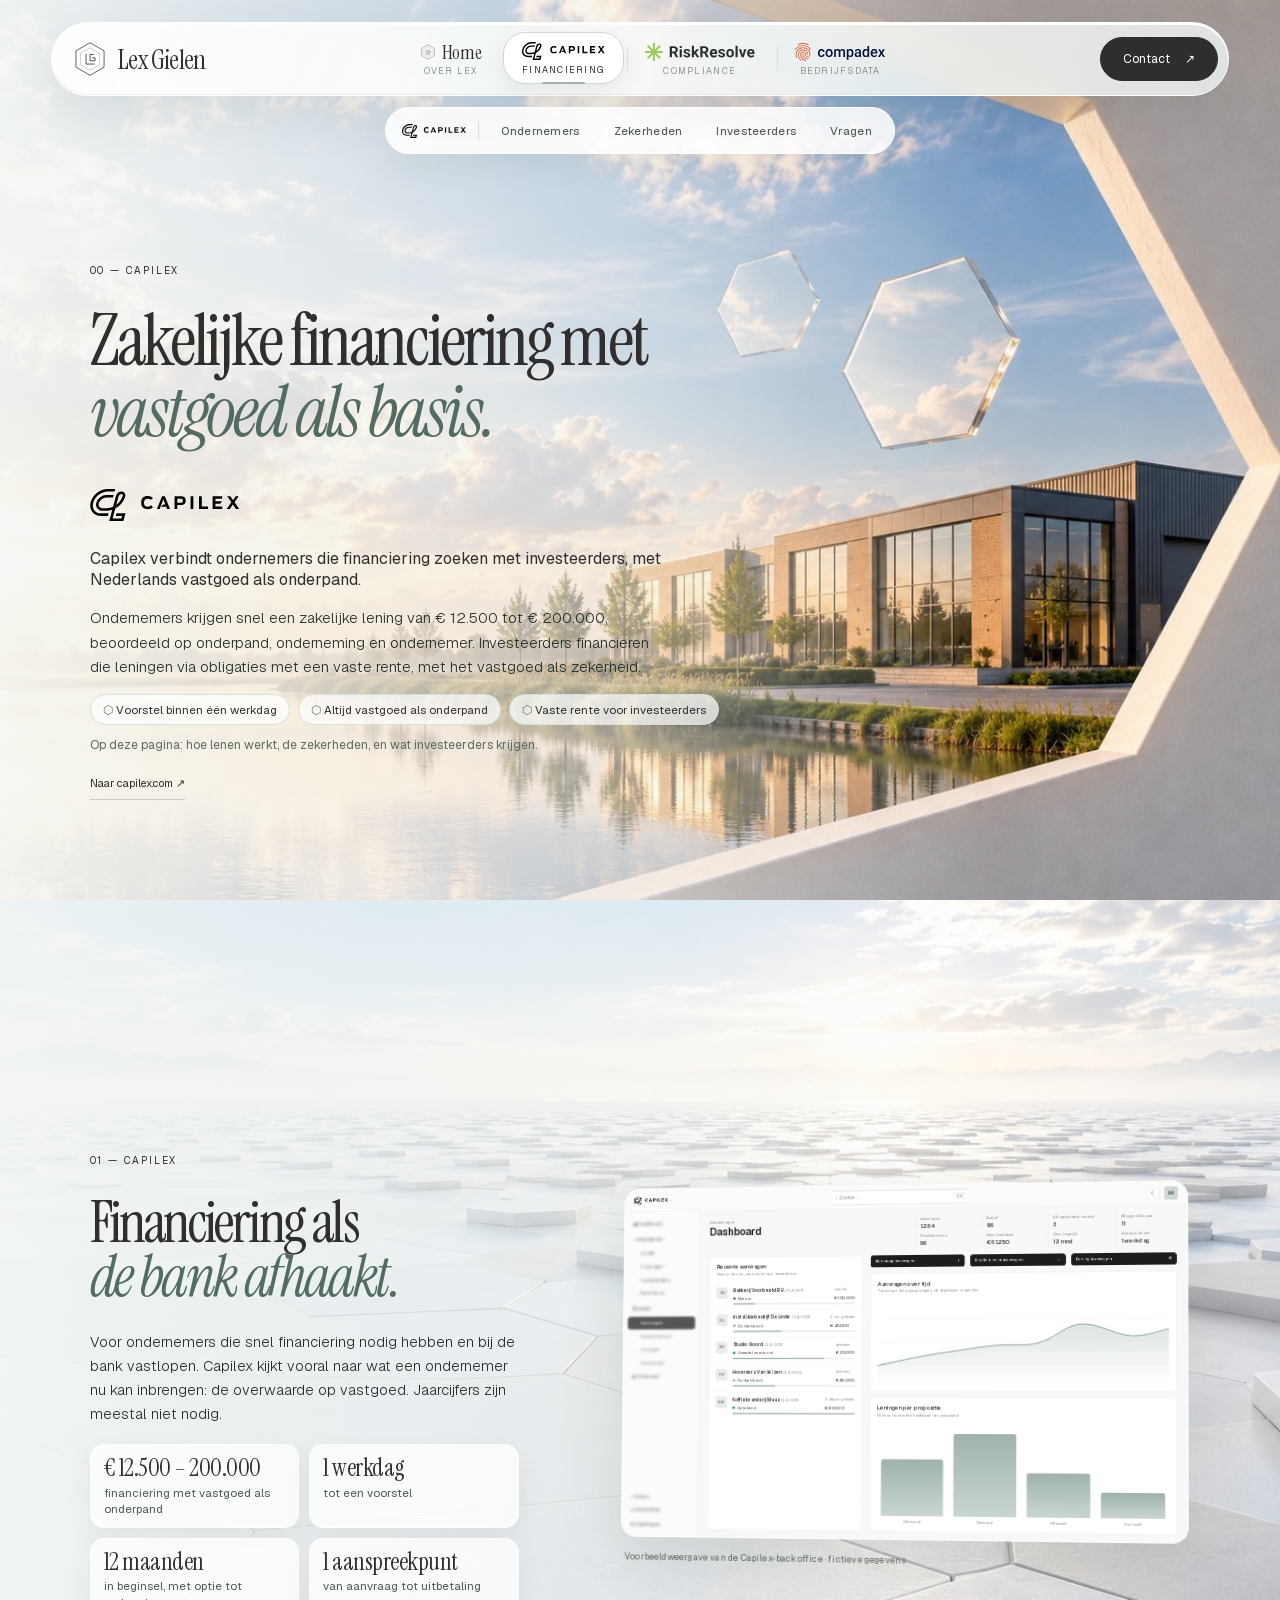
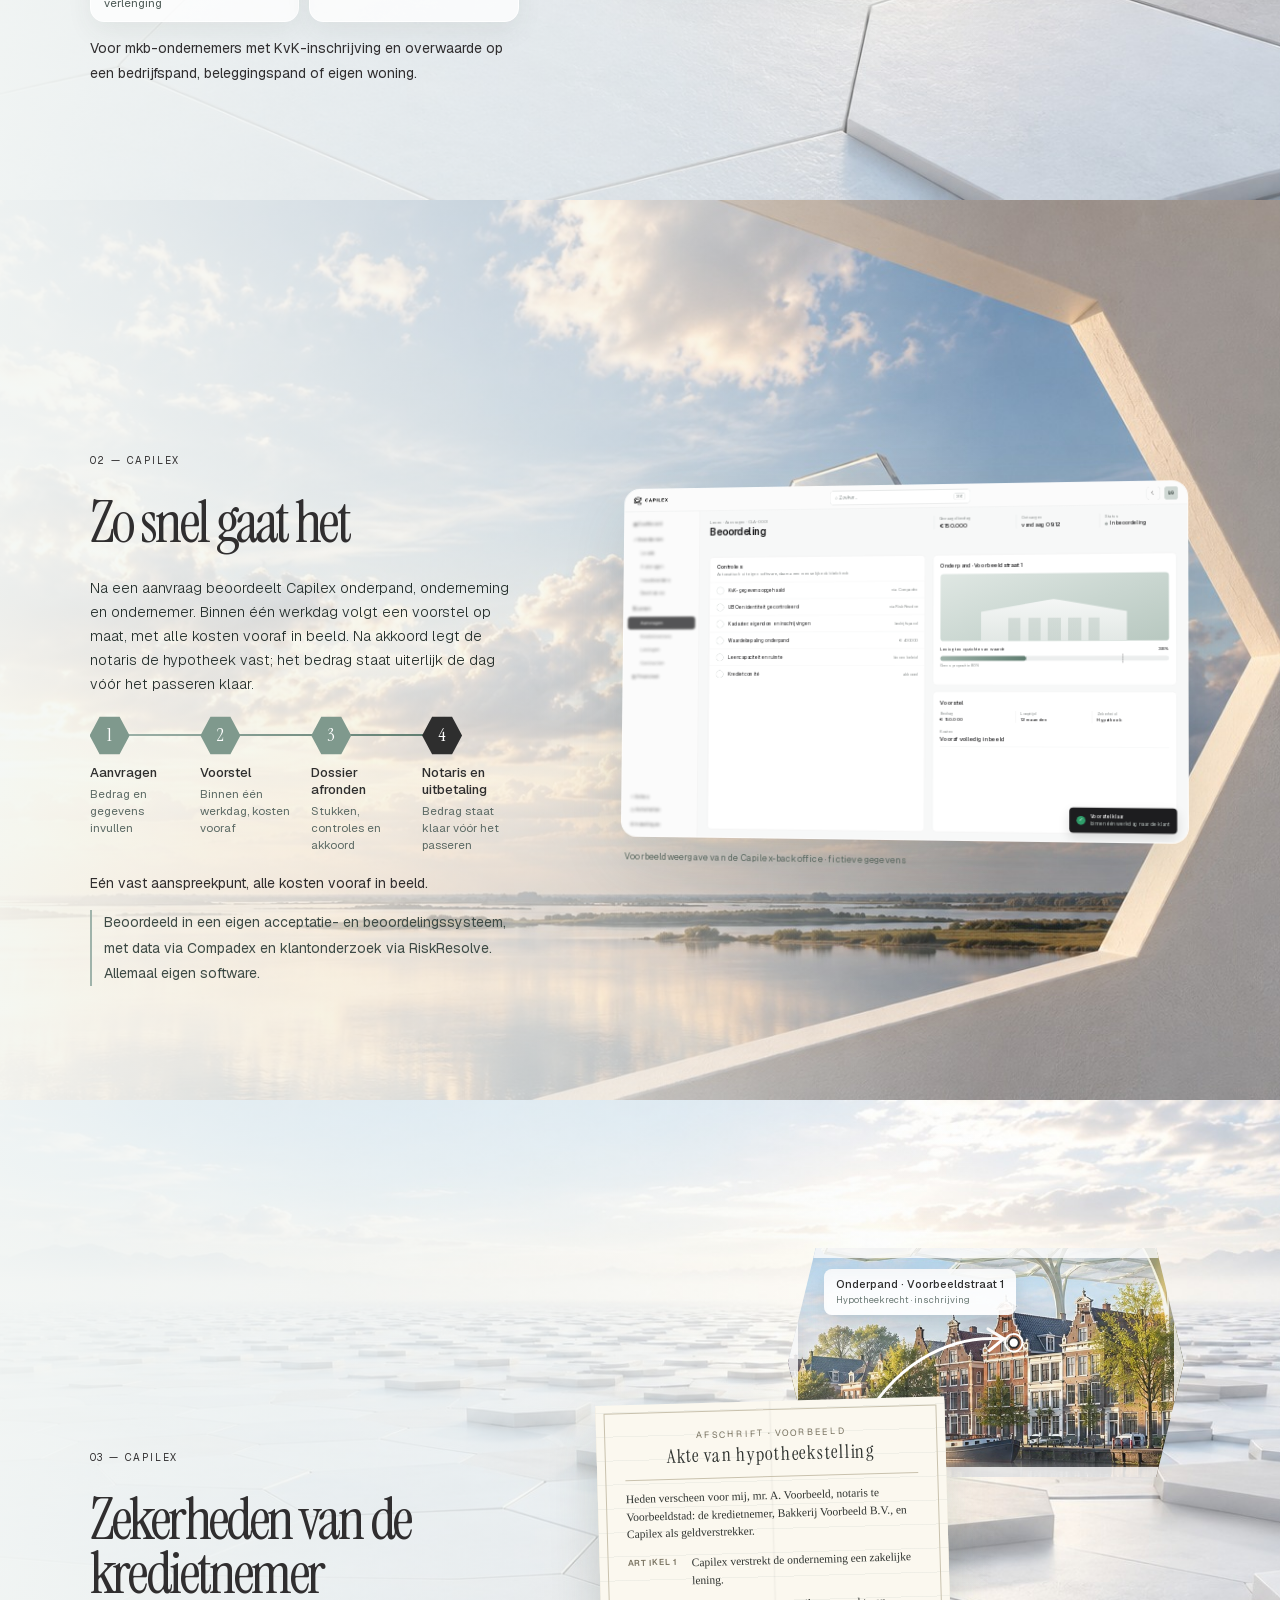
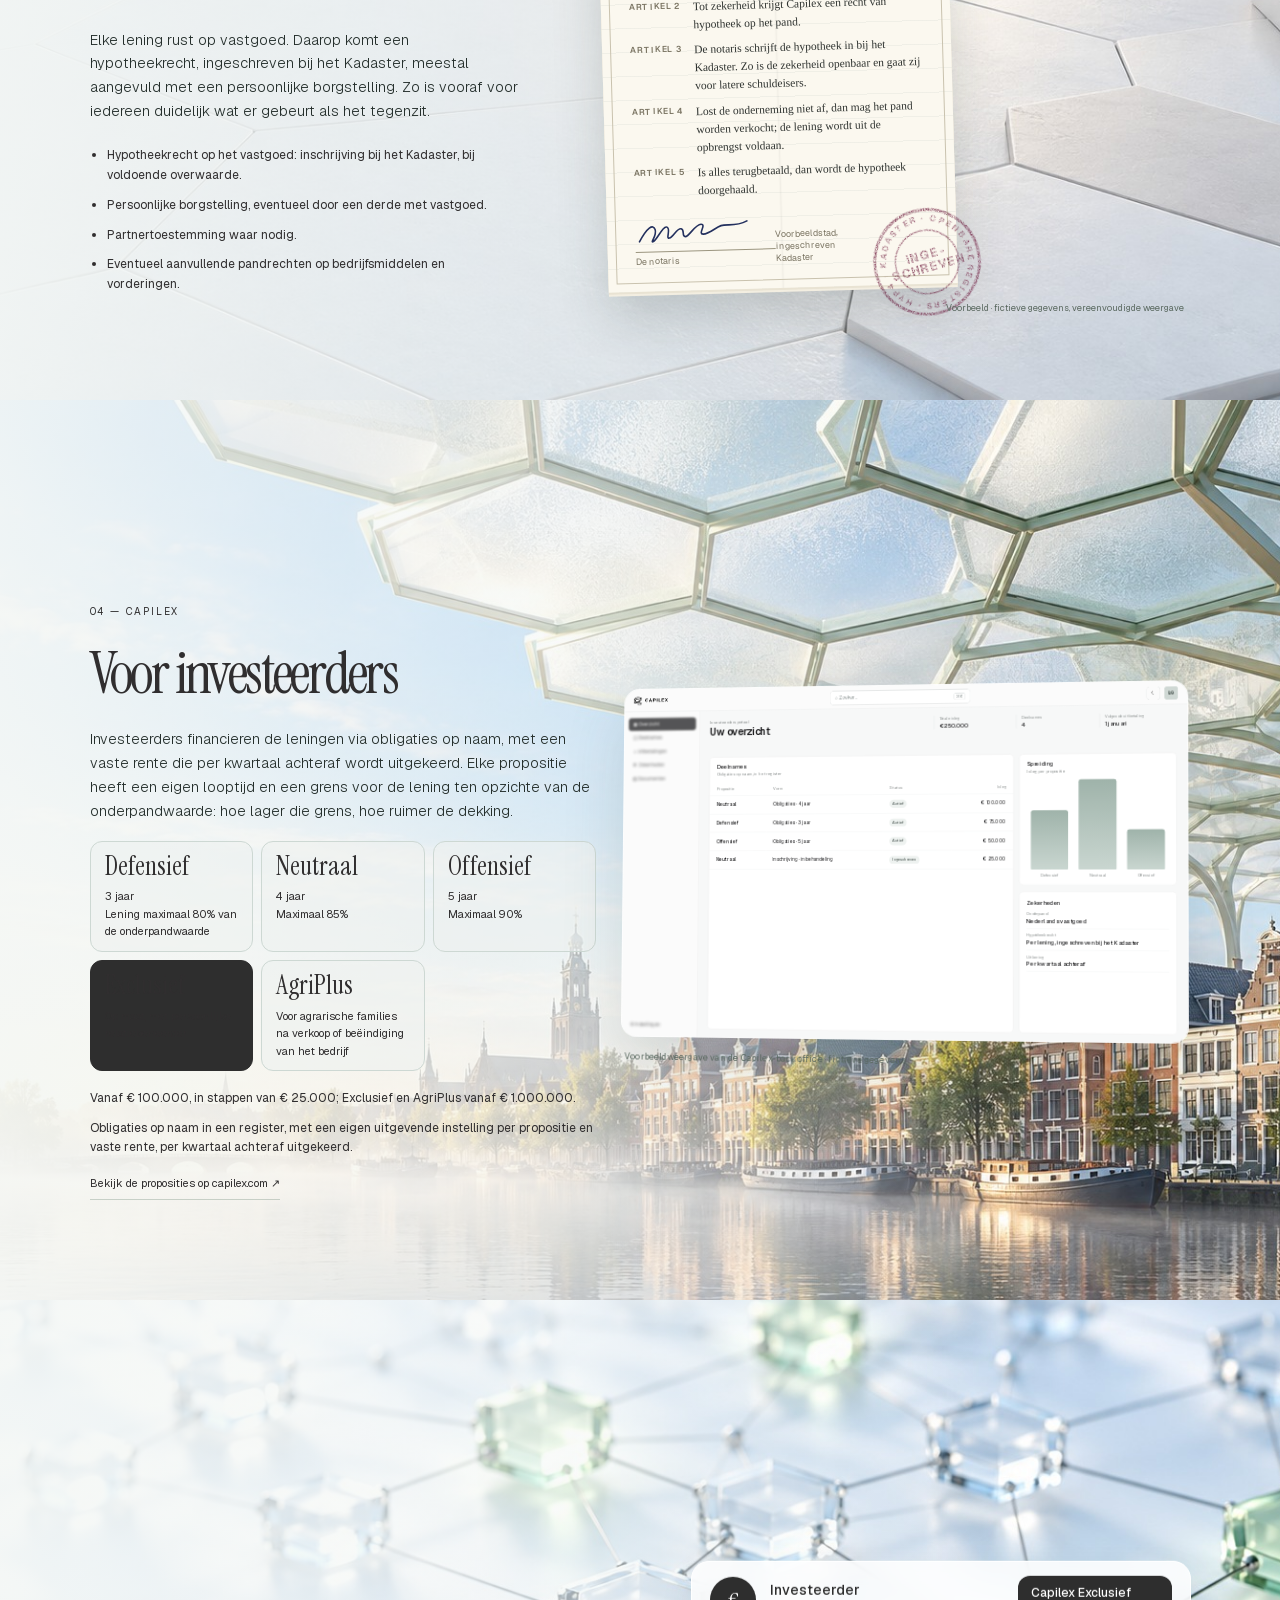
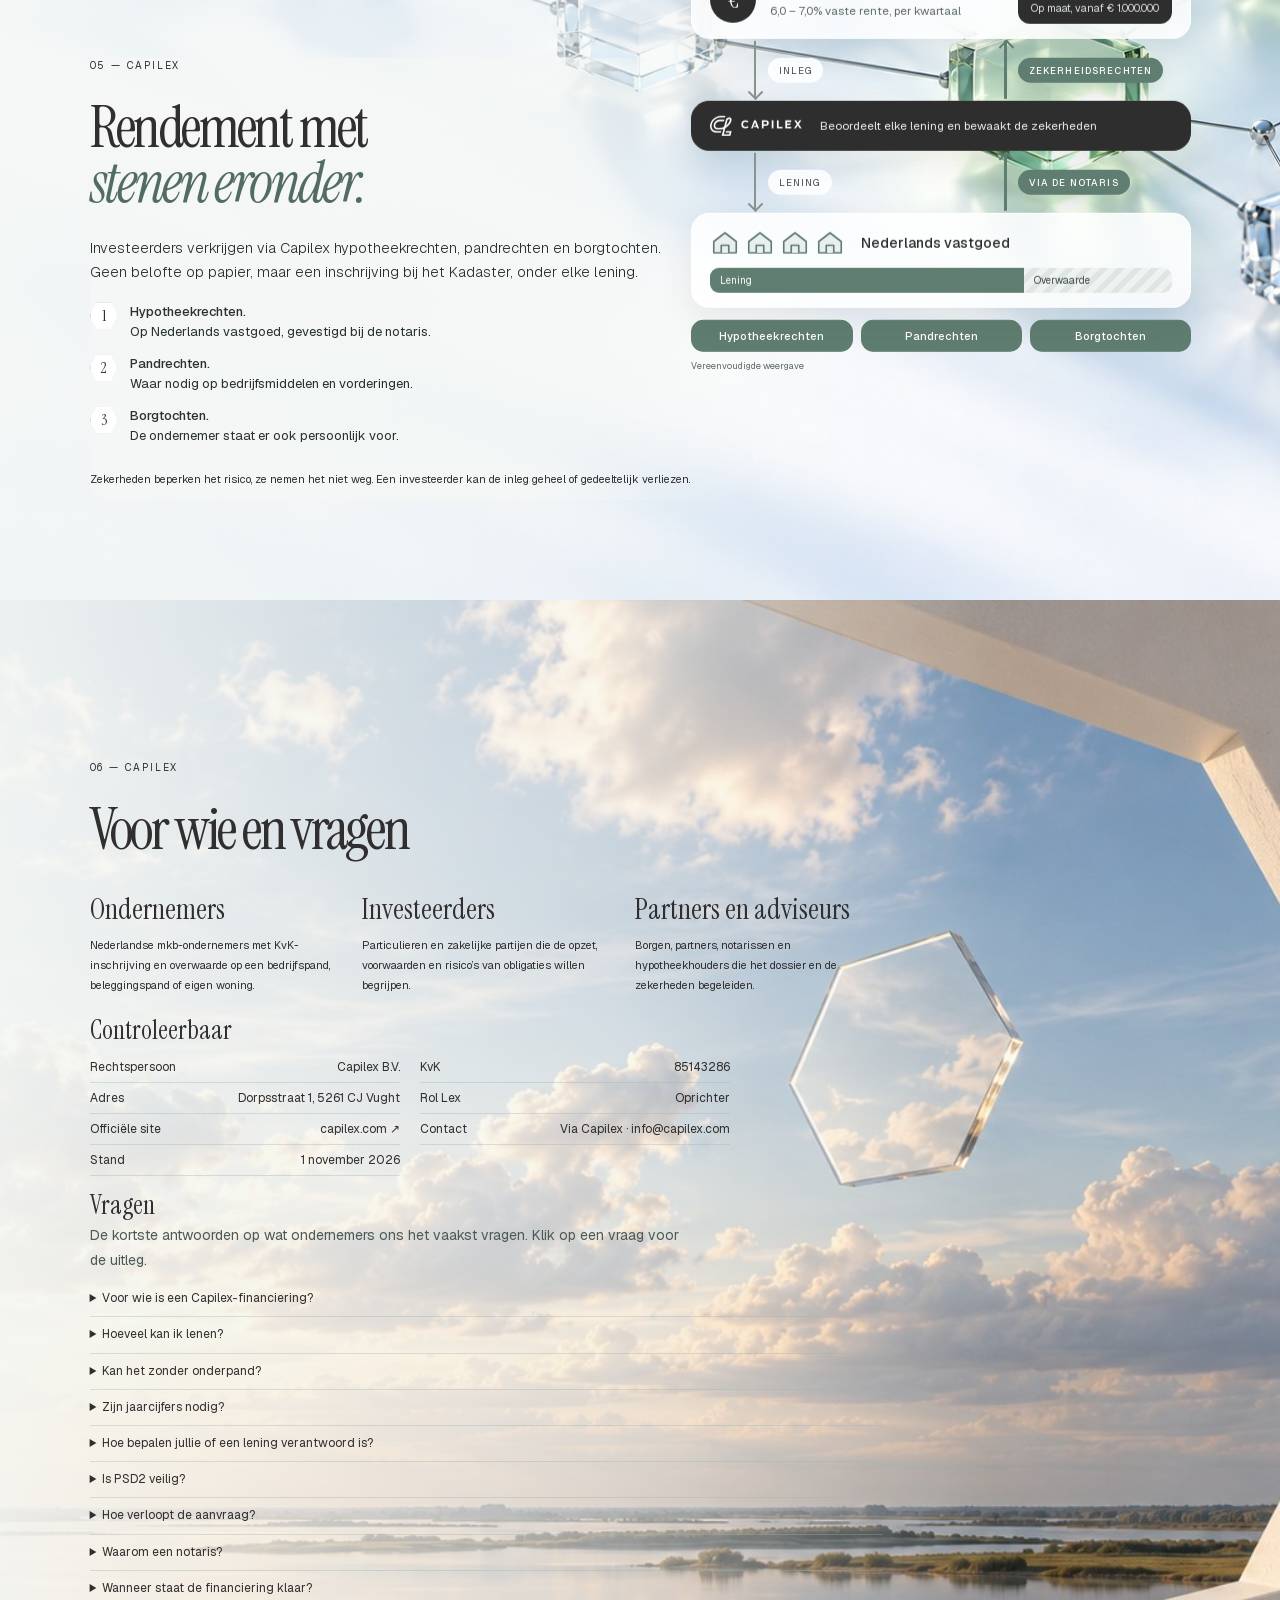
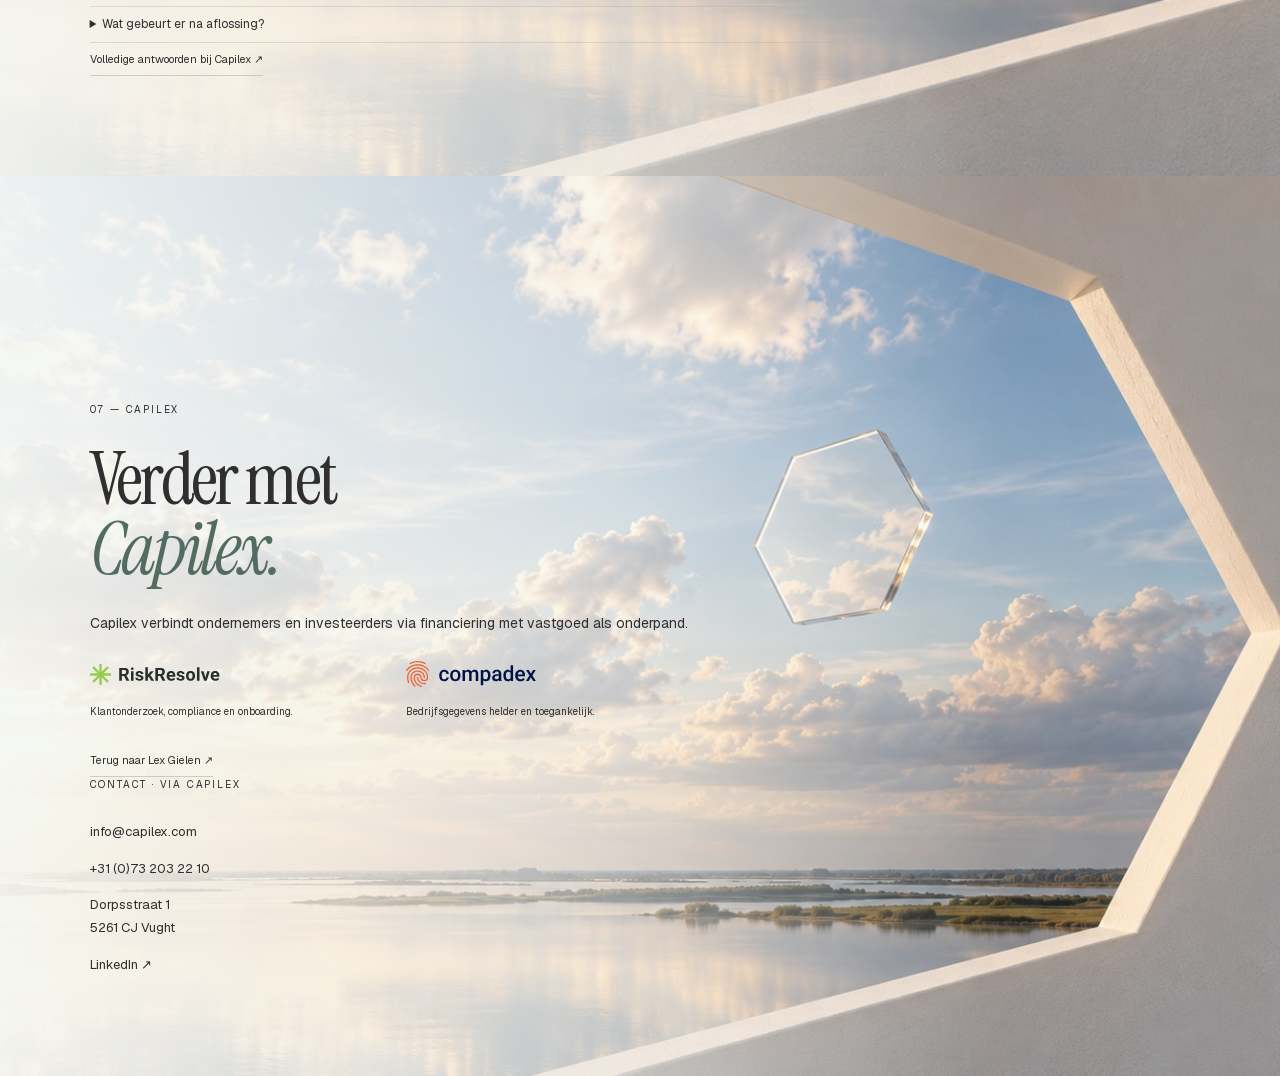
<file: capilex/index.html>
<!doctype html>
<html lang="nl"><head><meta charset="utf-8"><meta name="viewport" content="width=device-width,initial-scale=1"><meta name="theme-color" content="#edf2f3"><meta name="description" content="Capilex verstrekt zakelijke leningen aan het mkb met vastgoed als onderpand, beoordeeld in een eigen acceptatiesysteem. Investeerders financieren mee tegen een vaste rente."><title>Capilex — Zakelijke financiering met vastgoed | Lex Gielen</title><link rel="canonical" href="https://lexgielen.nl/capilex/"><meta property="og:type" content="website"><meta property="og:locale" content="nl_NL"><meta property="og:site_name" content="Lex Gielen"><meta property="og:title" content="Capilex — Zakelijke financiering met vastgoed"><meta property="og:description" content="Capilex verstrekt zakelijke leningen aan het mkb met vastgoed als onderpand, beoordeeld in een eigen acceptatiesysteem. Investeerders financieren mee tegen een vaste rente."><meta property="og:url" content="https://lexgielen.nl/capilex/"><meta property="og:image" content="https://lexgielen.nl/assets/img/gen/scene-capilex.jpg"><meta name="twitter:card" content="summary_large_image"><link rel="icon" href="../assets/img/favicon.svg" type="image/svg+xml"><link rel="preload" href="../assets/fonts/InstrumentSerif-normal-400-latin.woff2" as="font" type="font/woff2" crossorigin><link rel="preload" href="../assets/fonts/Geist-normal-300-700-latin.woff2" as="font" type="font/woff2" crossorigin><link rel="stylesheet" href="../assets/fonts/fonts-lokaal.css"><link rel="stylesheet" href="../assets/vendor/lenis.css"><link rel="stylesheet" href="../assets/css/bedrijf.css?v=202611050912"><link rel="stylesheet" href="../assets/css/app-mock.css?v=202611050912"><script type="importmap">{"imports":{"three":"../assets/vendor/three.module.min.js","three/addons/":"../assets/vendor/addons/"}}</script><style>
/* H6: compact content, existing scenes and film retained. */
.h6 .copy{min-width:0}.h6 h2{font-size:clamp(42px,4.5vw,70px)}.h6-cards{display:grid;grid-template-columns:repeat(2,minmax(0,1fr));gap:10px;margin:18px 0}.h6-cards article{padding:14px;border:1px solid #cdd8d3;border-radius:12px;background:#eef2f099;font-size:12px;line-height:1.6;overflow-wrap:anywhere}.h6-cards h3{font:400 26px/1.1 'Instrument Serif',serif;margin:0 0 8px}.h6-cards p{font-size:11px;line-height:1.6;margin:0}.h6-steps{display:flex;list-style:none;padding:0;gap:10px;font-size:12px;line-height:1.6}.h6-steps li{flex:1;min-width:0}.h6-steps li+li:before{content:'→ ';display:inline;color:#6b7a75}.h6-invest .h6-propositions{grid-template-columns:repeat(3,minmax(0,1fr))}.h6-invest .copy>p:not(.eyebrow){font-size:12px;line-height:1.6;margin:10px 0}.h6-invest .copy{width:46%}.h6-mirror{display:grid;grid-template-columns:1fr 70px 1fr;align-items:center;max-width:950px}.h6-mirror h3{font:400 29px/1.2 'Instrument Serif',serif}.h6-mirror ul{padding-left:18px;font-size:13px;line-height:1.8}.h6-bridge{height:1px;background:#9fb3aa;display:grid;place-items:center}.h6-bridge span{background:#eef2f0;font-size:38px;line-height:1;transform:translateY(-50%);color:#6b7a75}.h6 .h6-risk{font-size:11px!important;line-height:1.6!important;margin-top:25px}.h6-three{grid-template-columns:repeat(3,minmax(0,1fr))}#investeerderszekerheden .copy,#als-het-tegenzit .copy{max-width:1000px}.h6.combined-facts .audience-grid h3{margin:8px 0}.h6.combined-facts .audience-grid p{margin:5px 0;font-size:11px}.h6.combined-facts .fields{display:grid;grid-template-columns:repeat(2,minmax(0,1fr));gap:0 20px}.h6.combined-facts .facts-heading{margin:14px 0 6px}.h6.combined-facts details{padding:8px 0}
@media(max-width:760px){.h6,.enhanced .h6{overflow-y:auto;overflow-x:hidden;align-items:flex-start;justify-content:flex-start}.h6 .copy,.enhanced .h6 .copy{width:100%;max-width:100%;flex:none}.h6 h2{font-size:38px}.h6-cards article{padding:10px;font-size:11px}.h6-invest .h6-propositions{grid-template-columns:repeat(2,minmax(0,1fr))}.h6-cards h3{font-size:24px}.h6-steps{font-size:10px;gap:7px}.h6-mirror{grid-template-columns:minmax(0,1fr) 26px minmax(0,1fr)}.h6-mirror h3{font-size:24px}.h6-mirror ul{font-size:10px;line-height:1.65;padding-left:13px}.h6-bridge span{font-size:26px}.h6-three{grid-template-columns:1fr}.h6.combined-facts .fields{grid-template-columns:1fr}.h6.combined-facts .audience-grid{gap:4px}.h6.combined-facts .copy,.enhanced .h6.combined-facts .copy{max-height:none;overflow:visible;padding-right:0}.h6 .product-window{max-width:100%}}
</style></head><body><a class="skip" href="#opening">Naar het verhaal</a><div class="loader" aria-hidden="true"><svg viewbox="0 0 100 100"><path d="M50 5 89 27.5v45L50 95 11 72.5v-45Z"></path></svg><span>LEX GIELEN</span><output>00%</output></div><div id="visual" aria-hidden="true"></div><header class="nav"><a class="brand" href="../" aria-label="Lex Gielen, begin"><img src="../assets/img/logo-lg.svg" alt=""><span>Lex Gielen</span></a><div class="nav-cos" aria-label="Home en bedrijven"><span class="nav-co-label">Lex Gielen</span><a class="nav-co" href="../"><span class="home-woord"><img src="../assets/img/logo-lg.svg" alt="">Home</span><small>Over Lex</small></a><a class="nav-co" href="../capilex/" aria-current="page"><img src="../assets/logos/capilex.svg" alt="Capilex"><small>Financiering</small></a><a class="nav-co" href="../riskresolve/"><img src="../assets/logos/riskresolve-dark.svg" alt="RiskResolve"><small>Compliance</small></a><a class="nav-co" href="../compadex/"><img src="../assets/logos/compadex.svg" alt="Compadex"><small>Bedrijfsdata</small></a></div><nav class="subnav" aria-label="Op deze pagina"><span class="sub-label"><img src="../assets/logos/capilex.svg" alt="Capilex"></span><span class="indicator"></span><a href="#ondernemers">Ondernemers</a><a href="#zekerheid">Zekerheden</a><a href="#investeerder">Investeerders</a><a href="#faq">Vragen</a></nav><a class="contact-button" href="#hoofdstuk-17">Contact <span>↗</span></a><button class="menu" aria-expanded="false" aria-label="Menu openen">Menu +</button><div class="nav-progress"></div></header><main id="film"><section id="opening" class="chapter" data-image="capilex" style="--still:url('../img/gen/scene-capilex.jpg');--still-mobile:url('../img/gen/scene-capilex-mobile.jpg')"><div class="still"></div><div class="copy"><p class="eyebrow" data-cms="opening.p1">00 — CAPILEX</p><h1 data-cms="opening.h11">Zakelijke financiering met <em>vastgoed als basis.</em></h1><img class="company-logo" src="../assets/logos/capilex.svg" alt="Capilex"><p data-cms="opening.p2">Capilex verbindt ondernemers die financiering zoeken met investeerders, met Nederlands vastgoed als onderpand.</p><p class="opening-uitleg" data-cms="opening.p3">Ondernemers krijgen snel een zakelijke lening van € 12.500 tot € 200.000, beoordeeld op onderpand, onderneming en ondernemer. Investeerders financieren die leningen via obligaties met een vaste rente, met het vastgoed als zekerheid.</p><ul class="opening-punten"><li data-cms="opening.li1">Voorstel binnen één werkdag</li><li data-cms="opening.li2">Altijd vastgoed als onderpand</li><li data-cms="opening.li3">Vaste rente voor investeerders</li></ul><p class="opening-opdeze" data-cms="opening.p4">Op deze pagina: hoe lenen werkt, de zekerheden, en wat investeerders krijgen.</p><a class="text-link" href="https://www.capilex.com/nl" target="_blank" rel="noopener">Naar capilex.com ↗</a></div></section><section id="ondernemers" class="chapter company-content h6 has-product" data-image="3" style="--still:url('../img/gen/scene-3.jpg');--still-mobile:url('../img/gen/scene-3-mobile.jpg')"><div class="still"></div><div class="copy"><p class="eyebrow" data-cms="ondernemers.p1">01 — CAPILEX</p><h2 data-cms="ondernemers.h21">Financiering als<br><em>de bank afhaakt.</em></h2><p class="uitleg" data-cms="ondernemers.p2">Voor ondernemers die snel financiering nodig hebben en bij de bank vastlopen. Capilex kijkt vooral naar wat een ondernemer nu kan inbrengen: de overwaarde op vastgoed. Jaarcijfers zijn meestal niet nodig.</p><div class="h6-cards "><article data-cms="ondernemers.article1"><strong>€ 12.500 – 200.000</strong><br>financiering met vastgoed als onderpand</article><article data-cms="ondernemers.article2"><strong>1 werkdag</strong><br>tot een voorstel</article><article data-cms="ondernemers.article3"><strong>12 maanden</strong><br>in beginsel, met optie tot verlenging</article><article data-cms="ondernemers.article4"><strong>1 aanspreekpunt</strong><br>van aanvraag tot uitbetaling</article></div><p data-cms="ondernemers.p3">Voor mkb-ondernemers met KvK-inschrijving en overwaarde op een bedrijfspand, beleggingspand of eigen woning.</p></div><figure class="product-window"><div class="mock-frame"><div class="app-window cx flow1" aria-hidden="true"><div class="cx-top"><img src="../assets/logos/capilex.svg" alt=""><div class="cx-search">⌕ Zoeken… <kbd>⌘K</kbd></div><div class="cx-me"><i>☾</i><b>LG</b></div></div><div class="cx-side"><a class="">▦ Dashboard</a><span class="grp">↗ Investeren</span><a class="sub">Leads</a><a class="sub">Aanvragen</a><a class="sub">Investeerders</a><a class="sub">Deelnames</a><span class="grp">$ Lenen</span><a class="sub on">Aanvragen</a><a class="sub">Kredietnemers</a><a class="sub">Leningen</a><a class="sub">Contracten</a><a>▤ Financieel</a><a class="end">⚡ Acties</a><a>◷ Activiteiten</a><a>⚙ Instellingen</a></div><div class="cx-main"><div class="view v-dash"><div class="crumb">Goedemorgen</div><h5>Dashboard</h5><div class="kpis"><div><small>Aanvragen</small><b>1.284</b></div><div><small>Actief</small><b>96</b></div><div><small>Aflopend deze maand</small><b>3</b></div><div><small>Aflopend dit jaar</small><b>11</b></div><div><small>Kredietnemers</small><b>88</b></div><div><small>Gem. hoofdsom</small><b>€ 61.250</b></div><div><small>Gem. looptijd</small><b>12 mnd</b></div><div><small>Voorstel binnen</small><b>1 werkdag</b></div></div><div class="card" style="left:26px;top:120px;width:400px;bottom:22px"><h6>Recente aanvragen</h6><p class="sub">Nieuw binnen, met stand van beoordeling</p><div style="height:12px"></div><div class="newrow"><div class="row"><span class="av">BV</span><b>Bakkerij Voorbeeld B.V. <em>CLA-0001</em></b><em>zojuist</em><span class="st nieuw">Nieuw</span><span>€ 150.000</span><span class="bar"><i style="--w:18%"></i></span></div></div><div class="row"><span class="av">DL</span><b>Installatiebedrijf De Linde <em>CLA-0002</em></b><em>2 uur geleden</em><span class="st ">Dubbelcheck</span><span>€ 45.000</span><span class="bar"><i style="--w:40%"></i></span></div><div class="row"><span class="av">SN</span><b>Studio Noord <em>CLA-0003</em></b><em>gisteren</em><span class="st voorstel">Voorstel verstuurd</span><span>€ 25.000</span><span class="bar"><i style="--w:75%"></i></span></div><div class="row"><span class="av">HV</span><b>Hoveniers Van Velzen <em>CLA-0004</em></b><em>gisteren</em><span class="st ">Dubbelcheck</span><span>€ 80.000</span><span class="bar"><i style="--w:35%"></i></span></div><div class="row"><span class="av">KM</span><b>Koffiebranderij Maas <em>CLA-0005</em></b><em>2 dagen geleden</em><span class="st voorstel">Getekend</span><span>€ 60.000</span><span class="bar"><i style="--w:100%"></i></span></div></div><div class="btn" style="left:446px;top:120px;width:240px">Aanvraag toevoegen <span>+</span></div><div class="btn" style="left:700px;top:120px;width:240px">Kredietnemer toevoegen <span>＋</span></div><div class="btn" style="left:954px;top:120px;width:260px">Lening toevoegen <span>€</span></div><div class="card" style="left:446px;top:166px;right:26px;height:300px"><h6>Aanvragen over tijd</h6><p class="sub">Trend van leningaanvragen de afgelopen maanden</p><div class="chart"><svg viewBox="0 0 600 180" preserveAspectRatio="none"><defs><linearGradient id="cxg" x1="0" y1="0" x2="0" y2="1"><stop offset="0" stop-color="#9fb3aa" stop-opacity=".35"/><stop offset="1" stop-color="#9fb3aa" stop-opacity="0"/></linearGradient></defs><g class="grid"><line x1="0" x2="600" y1="45" y2="45"/><line x1="0" x2="600" y1="90" y2="90"/><line x1="0" x2="600" y1="135" y2="135"/></g><path class="area" d="M0 140 C60 128 90 120 150 112 S240 96 300 98 S380 60 420 56 S500 86 540 80 S580 70 600 66 L600 180 L0 180Z"/><path class="lijn" d="M0 140 C60 128 90 120 150 112 S240 96 300 98 S380 60 420 56 S500 86 540 80 S580 70 600 66"/></svg></div></div><div class="card" style="left:446px;top:482px;right:26px;bottom:22px"><h6>Leningen per propositie</h6><p class="sub">Nieuw verstrekte hoofdsom per propositie</p><div class="chart" style="top:60px"><div class="bars"><div><i style="--h:55%"></i>Defensief</div><div><i style="--h:80%"></i>Neutraal</div><div><i style="--h:42%"></i>Offensief</div><div><i style="--h:24%"></i>Exclusief</div></div></div></div></div><div class="view v-detail"><div class="crumb">← Terug naar aanvragen</div><div style="display:flex;align-items:center;gap:14px;margin-top:12px"><span class="row" style="padding:0;border:0;display:block"><span class="av" style="width:52px;height:52px;font-size:15px">BV</span></span><div><div class="crumb">Aanvraag</div><h5>CLA-0001</h5></div></div><div class="kpis" style="top:54px;grid-template-columns:repeat(3,190px)"><div><small>Gevraagd bedrag</small><b>€ 150.000,00</b></div><div><small>Looptijd</small><b>12 maanden</b></div><div style="position:relative"><small>Status</small><b><span class="chip st-a">Dubbelcheck</span><span class="chip st-b" style="--c:#2f9e6a">Voorstel verstuurd</span></b></div></div><div class="card" style="left:26px;top:140px;width:380px;bottom:22px;padding:18px"><h6 style="padding:0 0 14px">Kredietnemergegevens</h6><div class="field"><small>KvK-nummer</small><b>00000000</b></div><div class="field"><small>Rechtsvorm</small><b>Besloten vennootschap</b></div><div class="field"><small>Registratiedatum</small><b>12-03-2016</b></div><div class="field"><small>Aantal werknemers</small><b>14</b></div><div class="field"><small>Adres</small><b>Voorbeeldstraat 1<br>0000 AB Voorbeeldstad</b></div><div class="btn" style="left:18px;right:18px;bottom:18px;justify-content:center">Bekijk kredietnemer →</div></div><div class="card" style="left:426px;top:140px;right:26px;height:280px;padding:18px"><h6 style="padding:0">Aanvraaggegevens</h6><div class="bigamt" style="margin:22px 0 26px"><sup>€</sup><span class="count"></span></div><small style="font-size:10px;color:#8a8f8e">Kredietruimte</small><div class="ruimte" style="margin:6px 0 4px"><i></i></div><div style="display:flex;justify-content:space-between;font-size:10px;color:#8a8f8e"><span>Aangevraagd € 150.000</span><span>Ruimte op onderpand € 240.000</span></div><div class="facts"><div><small>Onderpand</small><b>Bedrijfspand</b></div><div><small>Waarde</small><b>€ 400.000</b></div><div><small>Gewenste looptijd</small><b>12 mnd</b></div><div><small>Nodig binnen</small><b>5 dagen</b></div><div><small>Aangemaakt</small><b>vandaag</b></div><div><small>Borg</small><b>Ja</b></div></div></div><div class="card" style="left:426px;top:436px;width:calc(50% - 222px);bottom:22px;padding:18px"><h6 style="padding:0 0 10px">Onderpand</h6><div class="pandfoto"></div><div style="font-size:11px;color:#8a8f8e;margin-top:10px">Bedrijfspand · Voorbeeldstad · inschrijving</div></div><div class="card" style="right:26px;top:436px;width:calc(50% - 222px);bottom:22px;padding:18px"><h6 style="padding:0 0 10px">Accountmanager</h6><div style="display:flex;gap:12px;align-items:center"><span class="pill" style="width:44px;height:44px;border-radius:8px;display:grid;place-items:center">AM</span><div><b style="font-weight:500">Vast aanspreekpunt</b><div style="font-size:11px;color:#8a8f8e">accountmanager@voorbeeld.nl</div></div></div><div class="field" style="margin-top:18px"><small>Volgende stap</small><b>Voorstel bespreken met klant</b></div></div></div></div><svg class="cursor" viewBox="0 0 24 24"><path d="M4 2l15 11-6.5 1.2L16 21l-3 1.4-3.4-6.8L4 20z" fill="#1d1d1f" stroke="#fff" stroke-width="1.4" stroke-linejoin="round"/></svg></div></div><figcaption>Voorbeeldweergave van de Capilex-backoffice · fictieve gegevens</figcaption></figure></section><section id="snel" class="chapter company-content h6 has-product" data-image="5" style="--still:url('../img/gen/scene-5.jpg');--still-mobile:url('../img/gen/scene-5-mobile.jpg')"><div class="still"></div><div class="copy"><p class="eyebrow" data-cms="snel.p1">02 — CAPILEX</p><h2 data-cms="snel.h21">Zo snel gaat het</h2><p class="uitleg" data-cms="snel.p2">Na een aanvraag beoordeelt Capilex onderpand, onderneming en ondernemer. Binnen één werkdag volgt een voorstel op maat, met alle kosten vooraf in beeld. Na akkoord legt de notaris de hypotheek vast; het bedrag staat uiterlijk de dag vóór het passeren klaar.</p><ol class="tijdlijn" aria-label="Zo verloopt een aanvraag"><li style="--d:0" data-cms="snel.li1"><i>1</i><b>Aanvragen</b><span>Bedrag en gegevens invullen</span></li><li style="--d:1" data-cms="snel.li2"><i>2</i><b>Voorstel</b><span>Binnen één werkdag, kosten vooraf</span></li><li style="--d:2" data-cms="snel.li3"><i>3</i><b>Dossier afronden</b><span>Stukken, controles en akkoord</span></li><li style="--d:3" data-cms="snel.li4"><i>4</i><b>Notaris en uitbetaling</b><span>Bedrag staat klaar vóór het passeren</span></li></ol><p data-cms="snel.p3">Eén vast aanspreekpunt, alle kosten vooraf in beeld.</p><p class="origin" data-cms="snel.p4">Beoordeeld in een eigen acceptatie- en beoordelingssysteem, met data via Compadex en klantonderzoek via RiskResolve. Allemaal eigen software.</p></div><figure class="product-window"><div class="mock-frame"><div class="app-window cx flow2" aria-hidden="true"><div class="cx-top"><img src="../assets/logos/capilex.svg" alt=""><div class="cx-search">⌕ Zoeken… <kbd>⌘K</kbd></div><div class="cx-me"><i>☾</i><b>LG</b></div></div><div class="cx-side"><a class="">▦ Dashboard</a><span class="grp">↗ Investeren</span><a class="sub">Leads</a><a class="sub">Aanvragen</a><a class="sub">Investeerders</a><a class="sub">Deelnames</a><span class="grp">$ Lenen</span><a class="sub on">Aanvragen</a><a class="sub">Kredietnemers</a><a class="sub">Leningen</a><a class="sub">Contracten</a><a>▤ Financieel</a><a class="end">⚡ Acties</a><a>◷ Activiteiten</a><a>⚙ Instellingen</a></div><div class="cx-main"><div class="view"><div class="crumb">Lenen · Aanvragen · CLA-0001</div><h5>Beoordeling</h5><div class="kpis" style="grid-template-columns:repeat(3,190px)"><div><small>Gevraagd bedrag</small><b>€ 150.000</b></div><div><small>Ontvangen</small><b>vandaag 09:12</b></div><div style="position:relative"><small>Status</small><b><span class="chip chip-a">In beoordeling</span><span class="chip chip-b" style="--c:#2f9e6a">Voorstel klaar</span></b></div></div><div class="card" style="left:26px;top:120px;width:560px;bottom:22px"><h6>Controles</h6><p class="sub">Automatisch uit eigen software, daarna een menselijke dubbelcheck</p><div style="height:12px"></div><div class="check"><i style="--d:0.8"></i><span>KvK-gegevens opgehaald</span><em>via Compadex</em></div><div class="check"><i style="--d:1.6"></i><span>UBO en identiteit gecontroleerd</span><em>via RiskResolve</em></div><div class="check"><i style="--d:2.4"></i><span>Kadaster: eigendom en inschrijvingen</span><em>bedrijfspand</em></div><div class="check"><i style="--d:3.2"></i><span>Waardebepaling onderpand</span><em>€ 400.000</em></div><div class="check"><i style="--d:4.0"></i><span>Leencapaciteit en ruimte</span><em>binnen beleid</em></div><div class="check"><i style="--d:5.0"></i><span>Kredietcomité</span><em>akkoord</em></div></div><div class="card" style="left:606px;top:120px;right:26px;height:330px;padding:18px"><h6 style="padding:0 0 12px">Onderpand · Voorbeeldstraat 1</h6><div class="pandfoto" style="height:170px"></div><div style="display:flex;justify-content:space-between;font-size:11px;margin-top:14px"><span>Lening ten opzichte van waarde</span><b style="font-weight:500">38%</b></div><div class="ltv"><i style="width:38%"></i><u></u></div><div style="font-size:10px;color:#8a8f8e">Grens propositie 80%</div></div><div class="card" style="left:606px;top:466px;right:26px;bottom:22px;padding:18px"><h6 style="padding:0 0 12px">Voorstel</h6><div class="facts" style="grid-template-columns:repeat(3,1fr);margin:0"><div><small>Bedrag</small><b>€ 150.000</b></div><div><small>Looptijd</small><b>12 maanden</b></div><div><small>Zekerheid</small><b>Hypotheek</b></div></div><div class="field" style="margin-top:16px"><small>Kosten</small><b>Vooraf volledig in beeld</b></div></div><div class="toast"><i>✓</i><div><b>Voorstel klaar</b><br><span style="color:#b9c2bf">binnen één werkdag naar de klant</span></div></div></div></div><svg class="cursor" viewBox="0 0 24 24"><path d="M4 2l15 11-6.5 1.2L16 21l-3 1.4-3.4-6.8L4 20z" fill="#1d1d1f" stroke="#fff" stroke-width="1.4" stroke-linejoin="round"/></svg></div></div><figcaption>Voorbeeldweergave van de Capilex-backoffice · fictieve gegevens</figcaption></figure></section><section id="zekerheid" class="chapter company-content h6 has-product has-deed" data-image="3" style="--still:url('../img/gen/scene-3.jpg');--still-mobile:url('../img/gen/scene-3-mobile.jpg')"><div class="still"></div><div class="copy"><p class="eyebrow" data-cms="zekerheid.p1">03 — CAPILEX</p><h2 data-cms="zekerheid.h21">Zekerheden van de kredietnemer</h2><p class="uitleg" data-cms="zekerheid.p2">Elke lening rust op vastgoed. Daarop komt een hypotheekrecht, ingeschreven bij het Kadaster, meestal aangevuld met een persoonlijke borgstelling. Zo is vooraf voor iedereen duidelijk wat er gebeurt als het tegenzit.</p><ul class="security-steps"><li data-cms="zekerheid.li1">Hypotheekrecht op het vastgoed: inschrijving bij het Kadaster, bij voldoende overwaarde.</li><li data-cms="zekerheid.li2">Persoonlijke borgstelling, eventueel door een derde met vastgoed.</li><li data-cms="zekerheid.li3">Partnertoestemming waar nodig.</li><li data-cms="zekerheid.li4">Eventueel aanvullende pandrechten op bedrijfsmiddelen en vorderingen.</li></ul></div><figure class="zk-visual"><div class="zk-doorkijk"><img src="../assets/img/gen/doorkijk-straat.jpg" alt="Doorkijk naar een gracht met panden; een pijl wijst het onderpand aan"><svg viewBox="0 0 100 58" preserveAspectRatio="none" aria-hidden="true"><path class="zk-pijl" vector-effect="non-scaling-stroke" d="M18 46 C 26 30, 40 22, 54 23"/><path class="zk-pijl" vector-effect="non-scaling-stroke" d="M50.5 20.5 L54.5 23 L50.8 26"/><circle class="zk-ring" cx="57" cy="24" r="2.2" vector-effect="non-scaling-stroke"/><circle class="zk-punt" cx="57" cy="24" r="1.3" vector-effect="non-scaling-stroke"/></svg><div class="zk-label"><b>Onderpand · Voorbeeldstraat 1</b><small>Hypotheekrecht · inschrijving</small></div></div><div class="zk-akte" role="img" aria-label="Voorbeeld van een hypotheekakte met uitleg en stempel"><div class="kop"><small>AFSCHRIFT · VOORBEELD</small><b>Akte van hypotheekstelling</b></div><p>Heden verscheen voor mij, mr. A. Voorbeeld, notaris te Voorbeeldstad: de kredietnemer, Bakkerij Voorbeeld B.V., en Capilex als geldverstrekker.</p><ol><li style="--d:0">Capilex verstrekt de onderneming een zakelijke lening.</li><li style="--d:1">Tot zekerheid krijgt Capilex een recht van hypotheek op het pand.</li><li style="--d:2">De notaris schrijft de hypotheek in bij het Kadaster. Zo is de zekerheid openbaar en gaat zij voor latere schuldeisers.</li><li style="--d:3">Lost de onderneming niet af, dan mag het pand worden verkocht; de lening wordt uit de opbrengst voldaan.</li><li style="--d:4">Is alles terugbetaald, dan wordt de hypotheek doorgehaald.</li></ol><div class="tek"><div><svg viewBox="0 0 120 34" aria-hidden="true"><path d="M4 24c8-14 14-18 16-12s-6 14-2 12 10-16 14-14-2 12 2 11 8-10 12-9 0 8 4 8 10-12 16-12-4 10 2 10 12-6 18-8 14 2 26-4"/></svg><span>De notaris</span></div><span style="width:auto;border:0">Voorbeeldstad, ingeschreven Kadaster</span></div><div class="zk-stempel" aria-hidden="true"><svg viewBox="0 0 120 120"><defs><filter id="inkt"><feTurbulence type="fractalNoise" baseFrequency=".9" numOctaves="2" seed="4"/><feColorMatrix values="0 0 0 0 0  0 0 0 0 0  0 0 0 0 0  0 0 0 -2.2 1.6"/><feComposite in="SourceGraphic" operator="in"/></filter><path id="boog" d="M60 60 m-44 0 a44 44 0 1 1 88 0 a44 44 0 1 1 -88 0"/></defs><g filter="url(#inkt)"><circle cx="60" cy="60" r="56" fill="none" stroke="currentColor" stroke-width="3"/><circle cx="60" cy="60" r="34" fill="none" stroke="currentColor" stroke-width="1.5"/><text><textPath href="#boog" startOffset="2%">KADASTER · OPENBARE REGISTERS · HYP4 ·</textPath></text><text class="mid" x="60" y="57" text-anchor="middle">INGE-</text><text class="mid" x="60" y="71" text-anchor="middle">SCHREVEN</text></g></svg></div></div><figcaption>Voorbeeld · fictieve gegevens, vereenvoudigde weergave</figcaption></figure></section><section id="investeerder" class="chapter company-content h6 has-product h6-invest" data-image="1" style="--still:url('../img/gen/scene-1.jpg');--still-mobile:url('../img/gen/scene-1-mobile.jpg')"><div class="still"></div><div class="copy"><p class="eyebrow" data-cms="investeerder.p1">04 — CAPILEX</p><h2 data-cms="investeerder.h21">Voor investeerders</h2><p class="uitleg" data-cms="investeerder.p2">Investeerders financieren de leningen via obligaties op naam, met een vaste rente die per kwartaal achteraf wordt uitgekeerd. Elke propositie heeft een eigen looptijd en een grens voor de lening ten opzichte van de onderpandwaarde: hoe lager die grens, hoe ruimer de dekking.</p><div class="h6-cards h6-propositions"><article data-cms="investeerder.article1"><h3>Defensief</h3><p>3 jaar<br>Lening maximaal 80% van de onderpandwaarde</p></article><article data-cms="investeerder.article2"><h3>Neutraal</h3><p>4 jaar<br>Maximaal 85%</p></article><article data-cms="investeerder.article3"><h3>Offensief</h3><p>5 jaar<br>Maximaal 90%</p></article><article data-cms="investeerder.article4"><h3>Exclusief</h3><p>Op maat, met persoonlijke relatiebeheerder</p></article><article data-cms="investeerder.article5"><h3>AgriPlus</h3><p>Voor agrarische families na verkoop of beëindiging van het bedrijf</p></article></div><p data-cms="investeerder.p3">Vanaf € 100.000, in stappen van € 25.000; Exclusief en AgriPlus vanaf € 1.000.000.</p><p data-cms="investeerder.p4">Obligaties op naam in een register, met een eigen uitgevende instelling per propositie en vaste rente, per kwartaal achteraf uitgekeerd.</p><a class="text-link" href="https://www.capilex.com/nl/investeren/proposities" target="_blank" rel="noopener">Bekijk de proposities op capilex.com ↗</a></div><figure class="product-window"><div class="mock-frame"><div class="app-window cx flow3" aria-hidden="true"><div class="cx-top"><img src="../assets/logos/capilex.svg" alt=""><div class="cx-search">⌕ Zoeken… <kbd>⌘K</kbd></div><div class="cx-me"><i>☾</i><b>LG</b></div></div><div class="cx-side"><a class="on">▦ Overzicht</a><a>◫ Deelnames</a><a>⇣ Uitbetalingen</a><a>⛨ Zekerheden</a><a>▤ Documenten</a><a class="end">⚙ Instellingen</a></div><div class="cx-main"><div class="view"><div class="crumb">Investeerdersportaal</div><h5>Uw overzicht</h5><div class="kpis" style="grid-template-columns:repeat(3,190px)"><div><small>Totale inleg</small><b>€ 250.000</b></div><div><small>Deelnames</small><b>4</b></div><div><small>Volgende uitbetaling</small><b>1 januari</b></div></div><div class="card" style="left:26px;top:120px;right:430px;bottom:22px"><h6>Deelnames</h6><p class="sub">Obligaties op naam, in het register</p><table class="tbl" style="margin-top:12px"><thead><tr><th>Propositie</th><th>Vorm</th><th>Status</th><th>Inleg</th></tr></thead><tbody><tr style="--d:0" class="hl"><td><b style="font-weight:500">Neutraal</b></td><td>Obligaties · 4 jaar</td><td><span class="pill">Actief</span></td><td>€ 100.000</td></tr><tr style="--d:1" class=""><td><b style="font-weight:500">Defensief</b></td><td>Obligaties · 3 jaar</td><td><span class="pill">Actief</span></td><td>€ 75.000</td></tr><tr style="--d:2" class=""><td><b style="font-weight:500">Offensief</b></td><td>Obligaties · 5 jaar</td><td><span class="pill">Actief</span></td><td>€ 50.000</td></tr><tr style="--d:3" class=""><td><b style="font-weight:500">Neutraal</b></td><td>Inschrijving · in behandeling</td><td><span class="pill">Ingeschreven</span></td><td>€ 25.000</td></tr></tbody></table></div><div class="card" style="right:26px;top:120px;width:390px;height:330px"><h6>Spreiding</h6><p class="sub">Inleg per propositie</p><div class="chart" style="top:64px"><div class="bars"><div><i style="--h:60%"></i>Defensief</div><div><i style="--h:100%"></i>Neutraal</div><div><i style="--h:40%"></i>Offensief</div></div></div></div><div class="card" style="right:26px;top:466px;width:390px;bottom:22px;padding:18px"><h6 style="padding:0 0 12px">Zekerheden</h6><div class="field"><small>Onderpand</small><b>Nederlands vastgoed</b></div><div class="field"><small>Hypotheekrecht</small><b>Per lening, ingeschreven bij het Kadaster</b></div><div class="field"><small>Uitkering</small><b>Per kwartaal achteraf</b></div></div></div></div><svg class="cursor" viewBox="0 0 24 24"><path d="M4 2l15 11-6.5 1.2L16 21l-3 1.4-3.4-6.8L4 20z" fill="#1d1d1f" stroke="#fff" stroke-width="1.4" stroke-linejoin="round"/></svg></div></div><figcaption>Voorbeeldweergave van de Capilex-backoffice · fictieve gegevens</figcaption></figure></section><section id="investeerderszekerheden" class="chapter company-content h6 " data-image="2" style="--still:url('../img/gen/scene-2.jpg');--still-mobile:url('../img/gen/scene-2-mobile.jpg')"><div class="still"></div><div class="copy"><p class="eyebrow" data-cms="investeerderszekerheden.p1">05 — CAPILEX</p><h2 data-cms="investeerderszekerheden.h21">Rendement met<br><em>stenen eronder.</em></h2><p class="uitleg" data-cms="investeerderszekerheden.p2">Investeerders verkrijgen via Capilex hypotheekrechten, pandrechten en borgtochten. Geen belofte op papier, maar een inschrijving bij het Kadaster, onder elke lening.</p><ol class="zf-punten"><li data-cms="investeerderszekerheden.li1"><b>Hypotheekrechten.</b> Op Nederlands vastgoed, gevestigd bij de notaris.</li><li data-cms="investeerderszekerheden.li2"><b>Pandrechten.</b> Waar nodig op bedrijfsmiddelen en vorderingen.</li><li data-cms="investeerderszekerheden.li3"><b>Borgtochten.</b> De ondernemer staat er ook persoonlijk voor.</li></ol><p class="h6-risk" data-cms="investeerderszekerheden.p4">Zekerheden beperken het risico, ze nemen het niet weg. Een investeerder kan de inleg geheel of gedeeltelijk verliezen.</p></div><figure class="zk-flow hv" aria-label="Schema: de inleg gaat via Capilex als lening naar ondernemers met vastgoed; hypotheekrechten, pandrechten en borgtochten komen via Capilex terug bij de investeerder"><div class="hv-kaart hv-inv" style="--d:0"><i>€</i><div><b>Investeerder</b><span>6,0 – 7,0% vaste rente, per kwartaal</span></div><a class="hv-excl" href="https://www.capilex.com/nl/investeren/proposities" target="_blank" rel="noopener"><b>Capilex Exclusief</b>Op maat, vanaf € 1.000.000</a></div><div class="hv-stroom" style="--d:1"><span class="hv-neer"><u>Inleg</u></span><span class="hv-op"><u>Zekerheidsrechten</u></span></div><div class="hv-kaart hv-cl" style="--d:2"><img src="../assets/logos/capilex.svg" alt="Capilex"><span>Beoordeelt elke lening en bewaakt de zekerheden</span></div><div class="hv-stroom" style="--d:3"><span class="hv-neer"><u>Lening</u></span><span class="hv-op"><u>Via de notaris</u></span></div><div class="hv-kaart hv-panden" style="--d:4"><div class="hv-huizen"><svg viewBox="0 0 24 24" aria-hidden="true"><path d="M3 11 12 4l9 7v9H3z"/><path d="M9 20v-6h6v6"/></svg><svg viewBox="0 0 24 24" aria-hidden="true"><path d="M3 11 12 4l9 7v9H3z"/><path d="M9 20v-6h6v6"/></svg><svg viewBox="0 0 24 24" aria-hidden="true"><path d="M3 11 12 4l9 7v9H3z"/><path d="M9 20v-6h6v6"/></svg><svg viewBox="0 0 24 24" aria-hidden="true"><path d="M3 11 12 4l9 7v9H3z"/><path d="M9 20v-6h6v6"/></svg></div><b>Nederlands vastgoed</b><div class="hv-waarde"><span class="hv-lening">Lening</span><span class="hv-over">Overwaarde</span></div></div><ul class="hv-pillen" style="--d:5"><li>Hypotheekrechten</li><li>Pandrechten</li><li>Borgtochten</li></ul><figcaption>Vereenvoudigde weergave</figcaption></figure></section><section id="faq" class="chapter company-content h6 combined-facts" data-image="5" style="--still:url('../img/gen/scene-5.jpg');--still-mobile:url('../img/gen/scene-5-mobile.jpg')"><div class="still"></div><div class="copy" data-lenis-prevent><p class="eyebrow" data-cms="faq.p1">06 — CAPILEX</p><h2 data-cms="faq.h21">Voor wie en vragen</h2><div class="audience-grid "><article data-cms="faq.article1"><h3>Ondernemers</h3><p>Nederlandse mkb-ondernemers met KvK-inschrijving en overwaarde op een bedrijfspand, beleggingspand of eigen woning.</p></article><article data-cms="faq.article2"><h3>Investeerders</h3><p>Particulieren en zakelijke partijen die de opzet, voorwaarden en risico’s van obligaties willen begrijpen.</p></article><article data-cms="faq.article3"><h3>Partners en adviseurs</h3><p>Borgen, partners, notarissen en hypotheekhouders die het dossier en de zekerheden begeleiden.</p></article></div><h3 class="facts-heading" data-cms="faq.h31">Controleerbaar</h3><dl class="fields "><div><dt>Rechtspersoon</dt><dd data-cms="faq.dd1">Capilex B.V.</dd></div><div><dt>KvK</dt><dd data-cms="faq.dd2">85143286</dd></div><div><dt>Adres</dt><dd data-cms="faq.dd3">Dorpsstraat 1, 5261 CJ Vught</dd></div><div><dt>Rol Lex</dt><dd data-cms="faq.dd4">Oprichter</dd></div><div><dt>Officiële site</dt><dd data-cms="faq.dd5"><a href="https://www.capilex.com/nl" target="_blank" rel="noopener">capilex.com ↗</a></dd></div><div><dt>Contact</dt><dd data-cms="faq.dd6"><a href="mailto:info@capilex.com">Via Capilex · info@capilex.com</a></dd></div><div><dt>Stand</dt><dd data-cms="faq.dd7">1 november 2026</dd></div></dl><h3 class="facts-heading" data-cms="faq.h32">Vragen</h3><p class="faq-intro" data-cms="faq.p2">De kortste antwoorden op wat ondernemers ons het vaakst vragen. Klik op een vraag voor de uitleg.</p><details><summary data-cms="faq.summary1">Voor wie is een Capilex-financiering?</summary><p data-cms="faq.p3">Voor Nederlandse mkb-ondernemers die bij de KvK staan ingeschreven en overwaarde hebben op onroerend goed, zoals een bedrijfspand, een beleggingspand of de eigen woning. Ook starters en zzp’ers kunnen aanvragen, zolang er vastgoed als onderpand is.</p></details><details><summary data-cms="faq.summary2">Hoeveel kan ik lenen?</summary><p data-cms="faq.p4">Van € 12.500 tot € 200.000. Hoeveel precies hangt af van de overwaarde op het vastgoed en van wat de onderneming kan dragen. Binnen een werkdag is duidelijk wat mogelijk is.</p></details><details><summary data-cms="faq.summary3">Kan het zonder onderpand?</summary><p data-cms="faq.p5">Nee. Er is altijd vastgoed nodig, al mag dat ook van iemand zijn die borg staat.</p></details><details><summary data-cms="faq.summary4">Zijn jaarcijfers nodig?</summary><p data-cms="faq.p6">Meestal niet. Capilex beoordeelt het onderpand, de onderneming en de ondernemer. In plaats van te wachten op jaarcijfers kijken we, met toestemming van de ondernemer, via PSD2 mee in de zakelijke bankrekening. Zo zien we de actuele geldstromen in plaats van een momentopname van vorig jaar.</p></details><details><summary data-cms="faq.summary5">Hoe bepalen jullie of een lening verantwoord is?</summary><p data-cms="faq.p7">We combineren drie bronnen. Via PSD2 lezen we, met toestemming van de ondernemer, de transacties van de zakelijke rekening: omzet, vaste lasten en bestaande verplichtingen. Daarnaast raadplegen we externe bronnen, zoals het Handelsregister van de KvK, het Kadaster, het insolventieregister en kredietinformatie. En we kijken naar het onderpand zelf: waarde, eigendom en bestaande hypotheken. Samen geeft dat een eerlijk beeld van de kredietwaardigheid, sneller dan met jaarcijfers alleen.</p></details><details><summary data-cms="faq.summary6">Is PSD2 veilig?</summary><p data-cms="faq.p8">Ja. PSD2 is de Europese regeling waarmee een rekeninghouder een partij tijdelijk leestoegang tot de bankrekening geeft, via de eigen bank. De ondernemer logt in bij de bank, geeft toestemming en kan die altijd intrekken. Wij kunnen alleen meekijken, nooit betalingen doen.</p></details><details><summary data-cms="faq.summary7">Hoe verloopt de aanvraag?</summary><p data-cms="faq.p9">De ondernemer vraagt aan met bedrag en gegevens. Binnen een werkdag volgt een voorstel met alle kosten vooraf. Daarna ronden we samen het dossier af: bankinzage, identificatie en de stukken over het onderpand. Tot slot passeert de akte bij de notaris en wordt de financiering uitbetaald.</p></details><details><summary data-cms="faq.summary8">Waarom een notaris?</summary><p data-cms="faq.p10">De lening wordt gedekt door een hypothecaire inschrijving, en die wordt via een notariële akte gevestigd.</p></details><details><summary data-cms="faq.summary9">Wanneer staat de financiering klaar?</summary><p data-cms="faq.p11">Uiterlijk de dag vóór de passeerafspraak op de derdengeldrekening van de notaris.</p></details><details><summary data-cms="faq.summary10">Wat gebeurt er na aflossing?</summary><p data-cms="faq.p12">De notaris haalt de inschrijving bij het Kadaster door (royement) en Capilex bevestigt de aflossing schriftelijk.</p></details><a class="text-link" href="https://www.capilex.com/nl/help" target="_blank" rel="noopener">Volledige antwoorden bij Capilex ↗</a></div></section><section id="hoofdstuk-17" class="chapter company-content" data-image="5" style="--still:url('../img/gen/scene-5.jpg');--still-mobile:url('../img/gen/scene-5-mobile.jpg')"><div class="still"></div><div class="copy"><p class="eyebrow" data-cms="hoofdstuk-17.p1">07 — CAPILEX</p><h2 data-cms="hoofdstuk-17.h21">Verder met<br><em>Capilex.</em></h2><p data-cms="hoofdstuk-17.p2">Capilex verbindt ondernemers en investeerders via financiering met vastgoed als onderpand.</p><div class="f7-brands "><a href="../riskresolve/"><img src="../assets/logos/riskresolve-dark.svg" alt="RiskResolve"><span>Klantonderzoek, compliance en onboarding.</span></a><a href="../compadex/"><img src="../assets/logos/compadex.svg" alt="Compadex"><span>Bedrijfsgegevens helder en toegankelijk.</span></a></div><a class="text-link" href="../index.html">Terug naar Lex Gielen ↗</a><div class="contact" id="contact"><div><p class="eyebrow" data-cms="hoofdstuk-17.p3">CONTACT · VIA CAPILEX</p><p data-cms="hoofdstuk-17.p4"><a href="mailto:info@capilex.com">info@capilex.com</a></p><a href="tel:+31732032210">+31 (0)73 203 22 10</a></div><p data-cms="hoofdstuk-17.p5">Dorpsstraat 1<br>5261 CJ Vught</p><a href="https://nl.linkedin.com/in/lexgielen" target="_blank" rel="noopener">LinkedIn ↗</a></div></div></section></main><footer class="film-footer"><span class="chapter-count">00 / 07</span><span class="scroll-cue">SCROLL OM TE ONTDEKKEN <b>↓</b></span><span>DATA. RISK. FINANCIERING.</span><button class="scroll-modus" type="button" hidden>Scrollen: <b>per scène</b> <i>⇄</i></button></footer><noscript><style>.loader{display:none}</style></noscript><script src="../assets/vendor/gsap.min.js"></script><script src="../assets/vendor/ScrollTrigger.min.js"></script><script src="../assets/vendor/lenis.min.js"></script><script type="module" src="../assets/js/bedrijf.js?v=202611050912"></script></body></html>
</file>
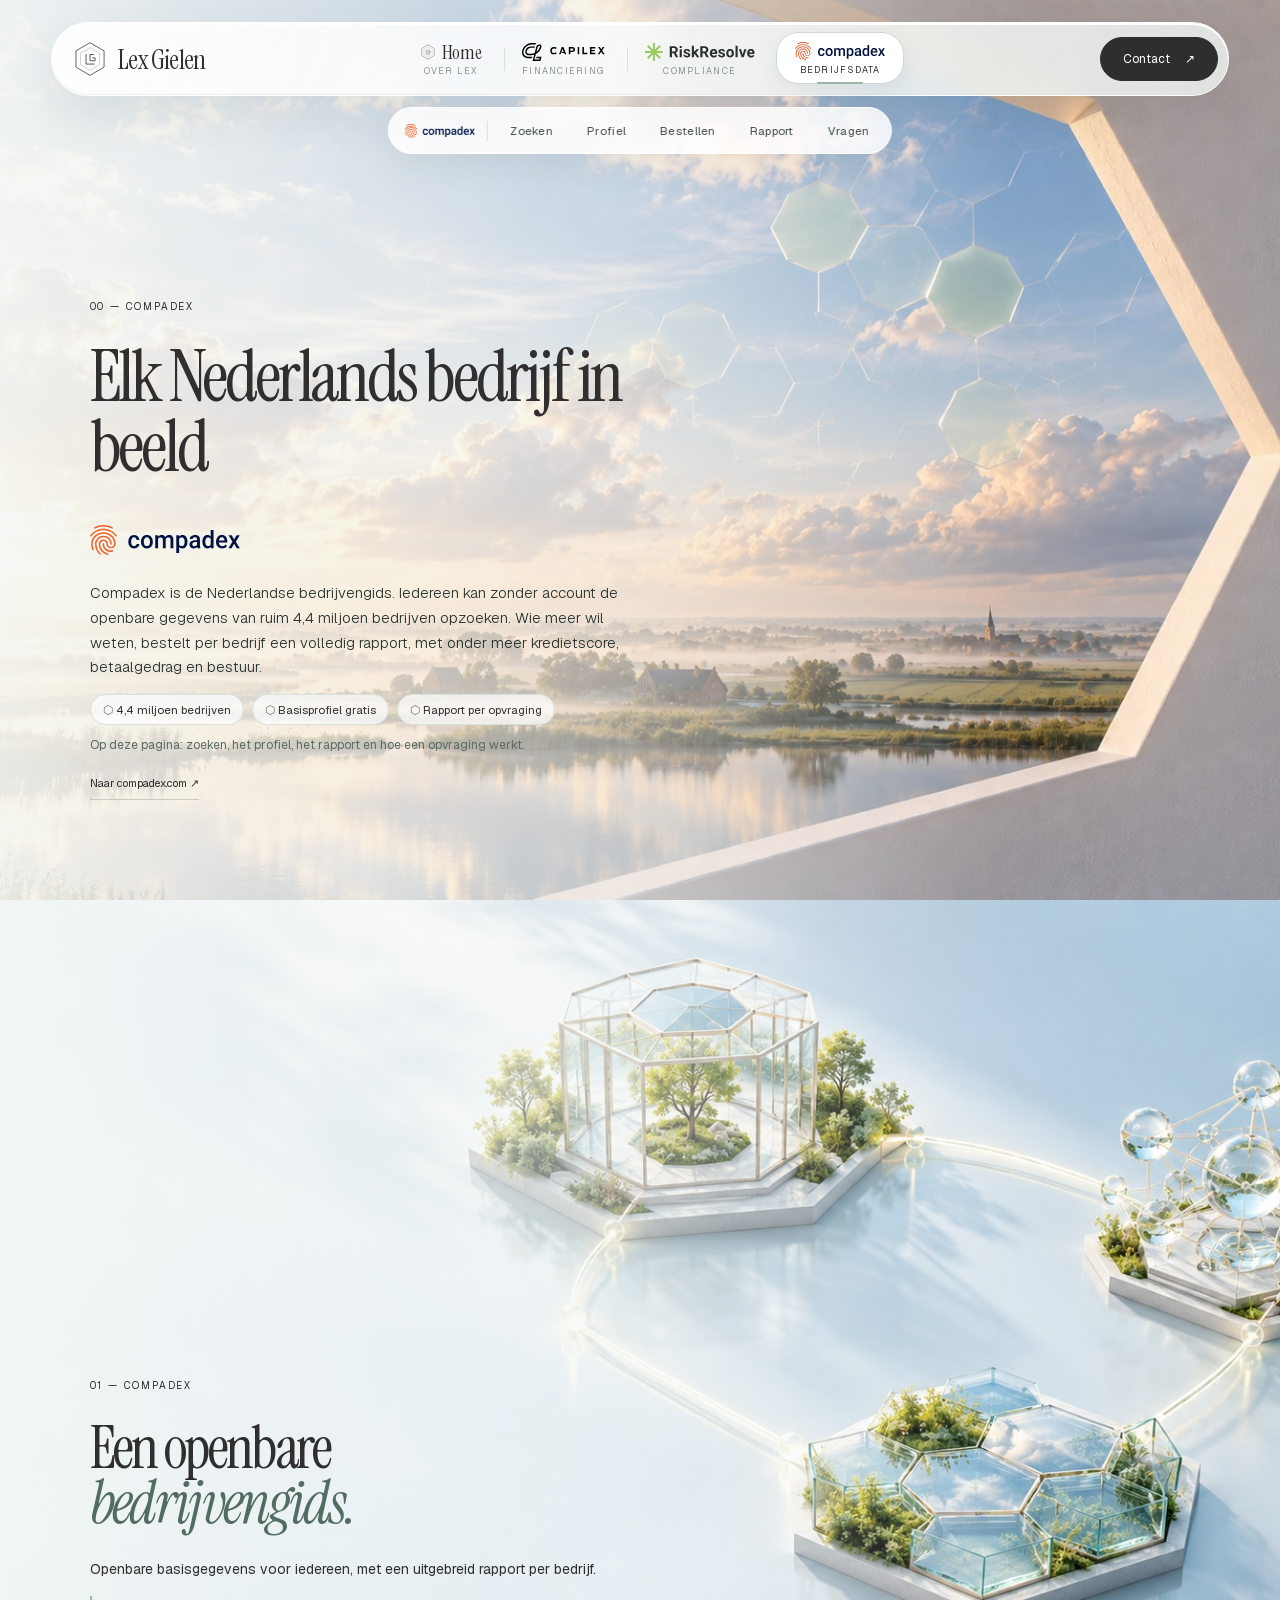
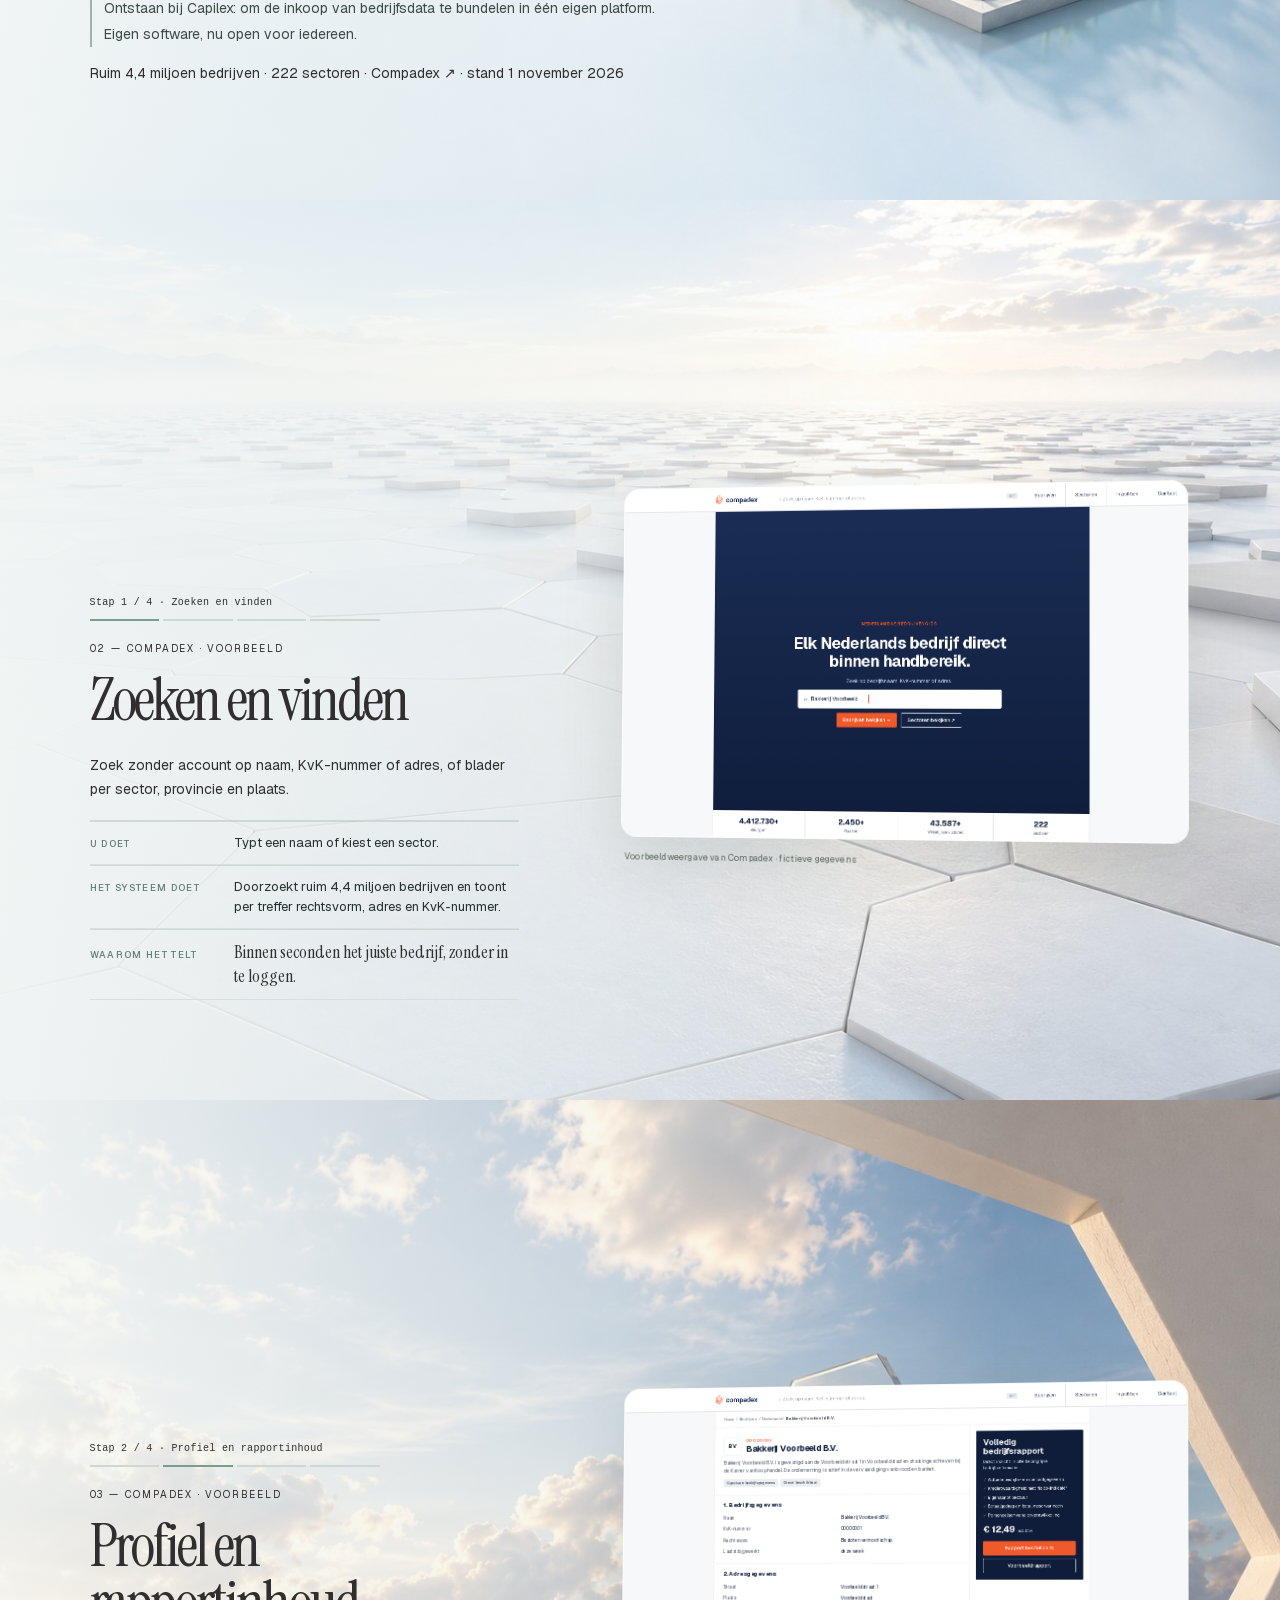
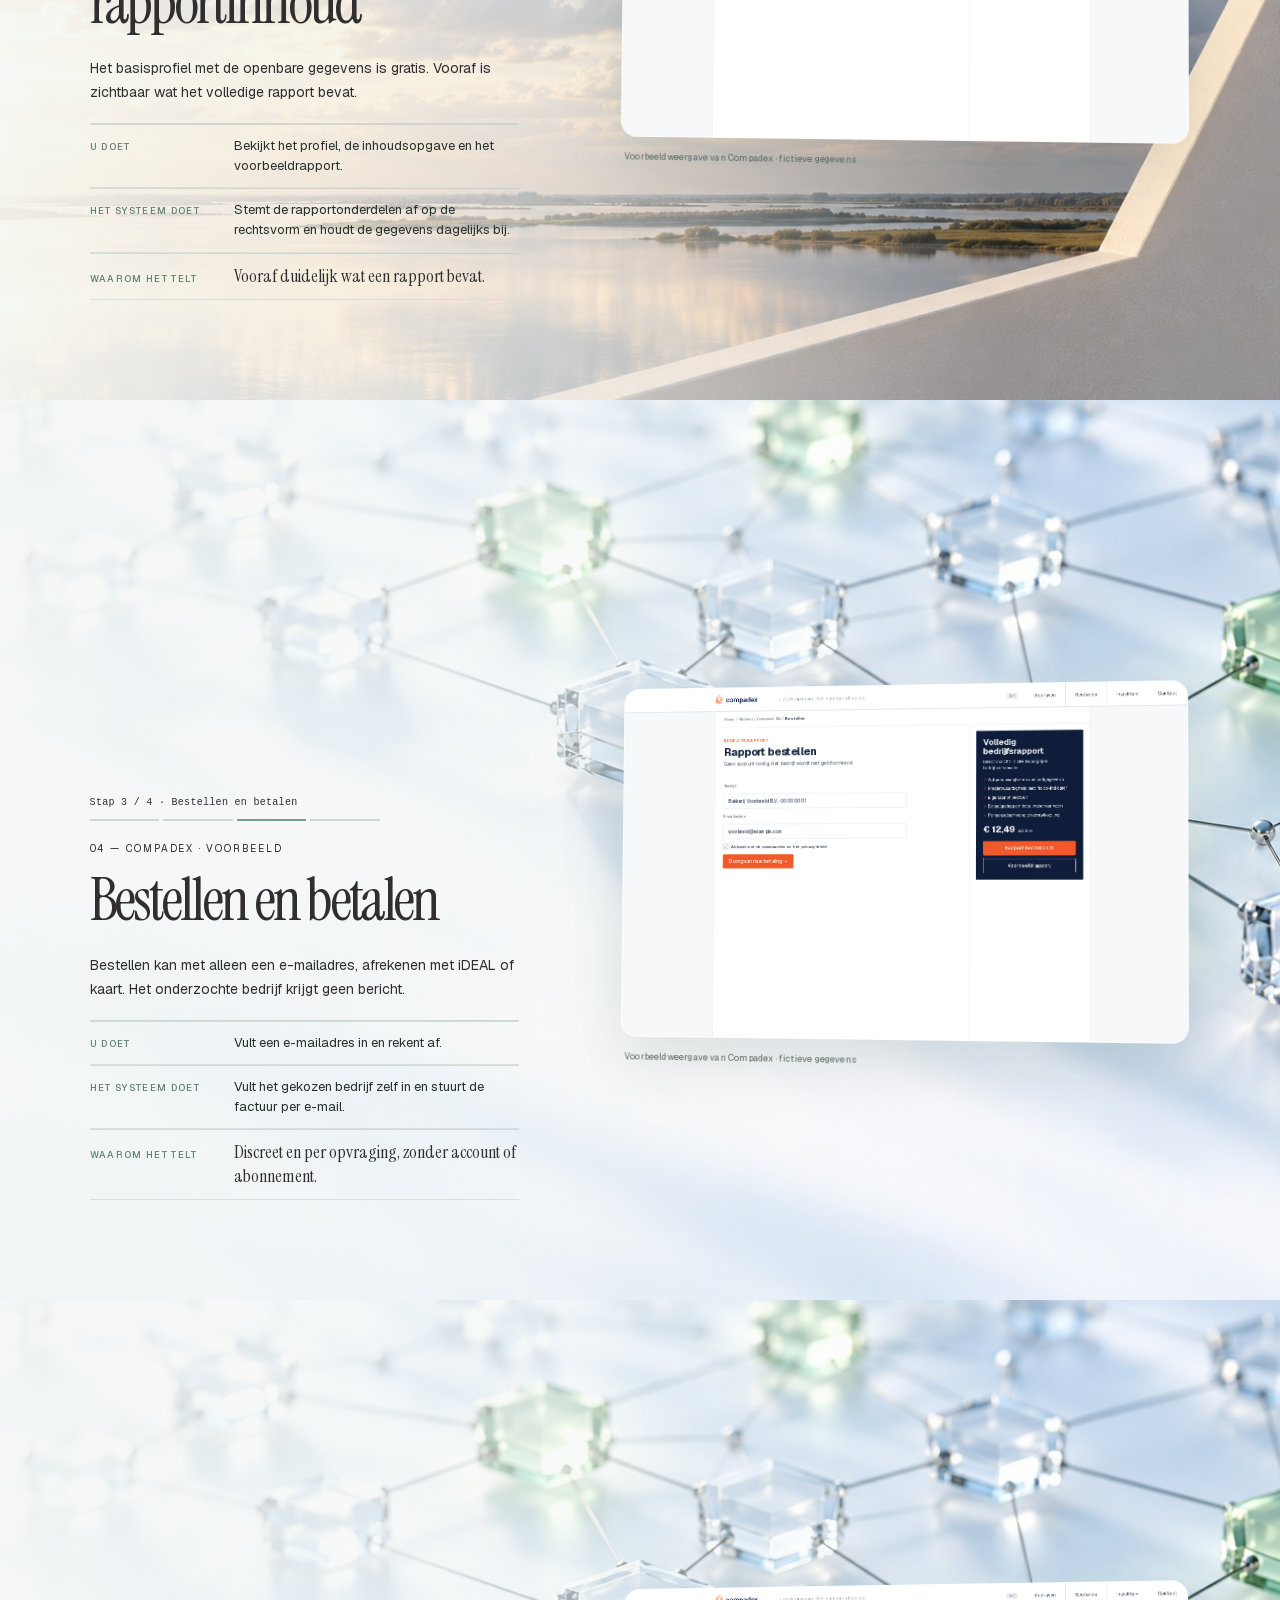
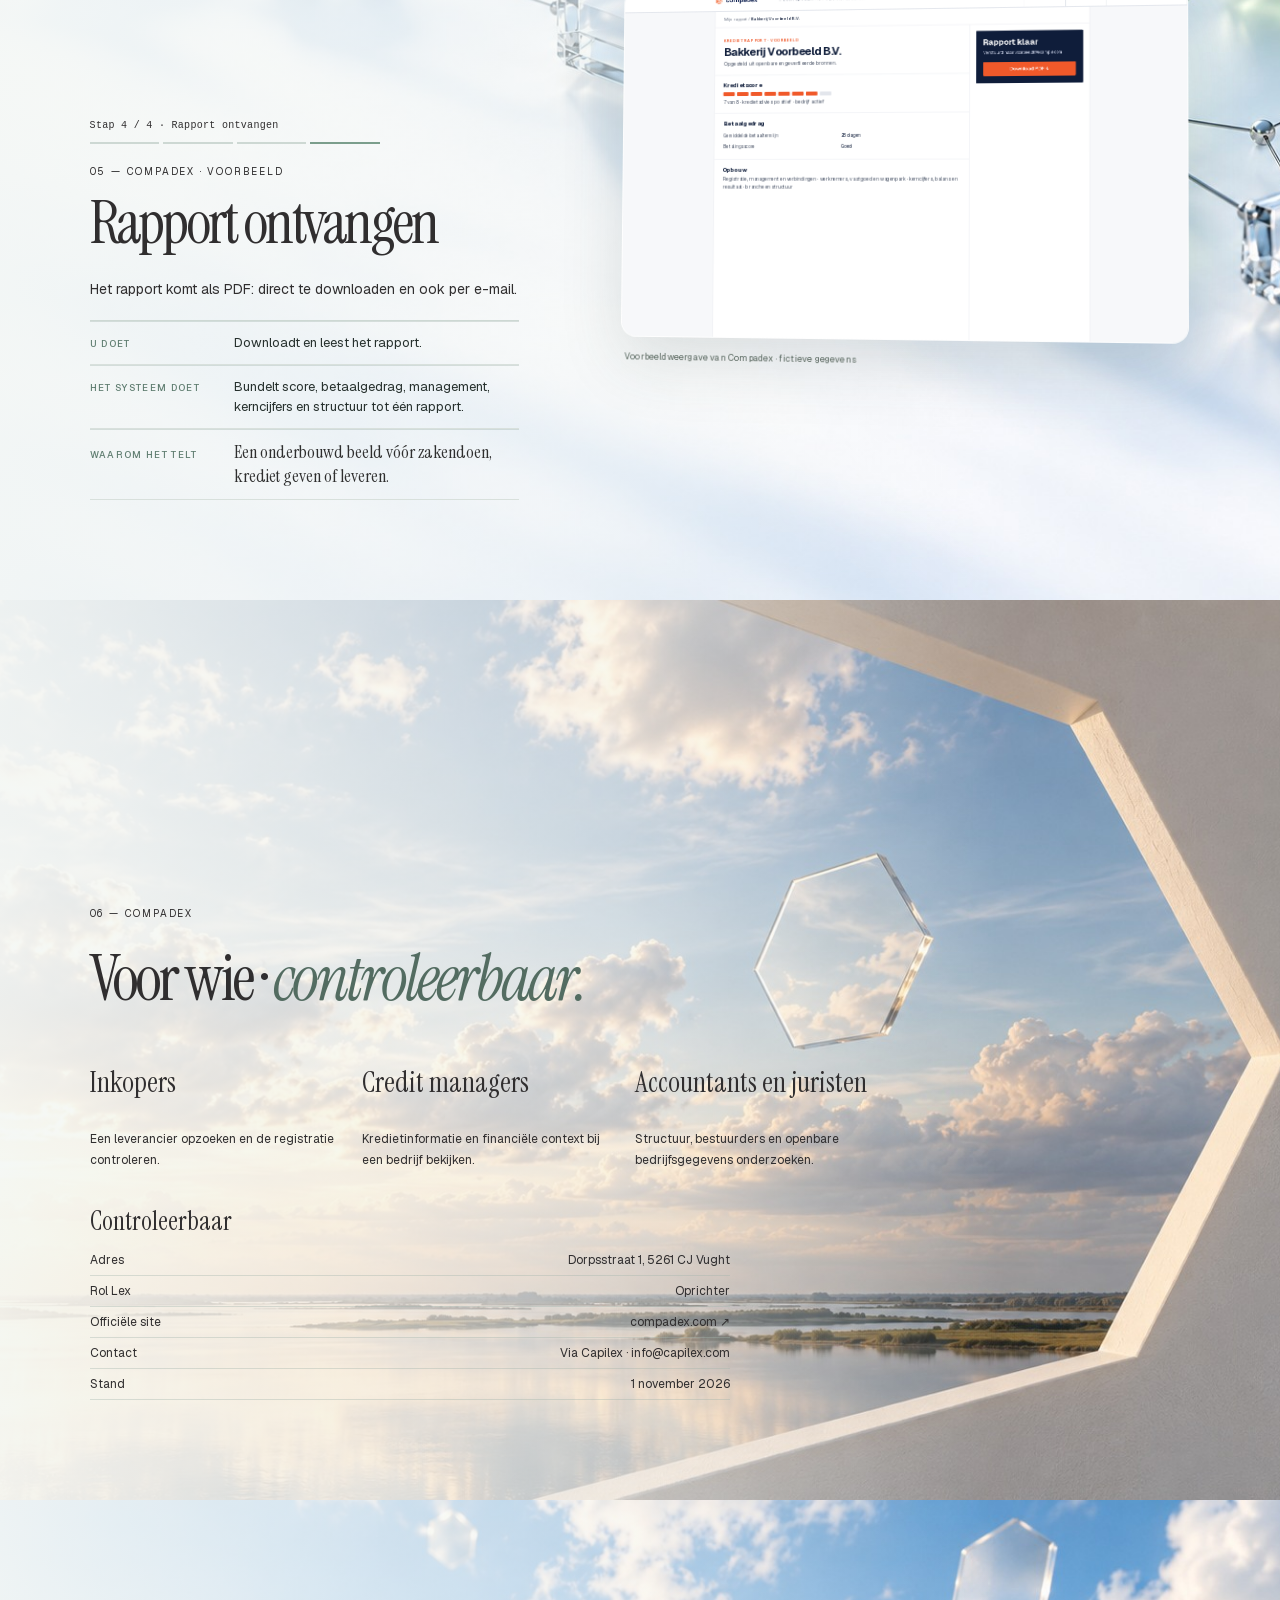
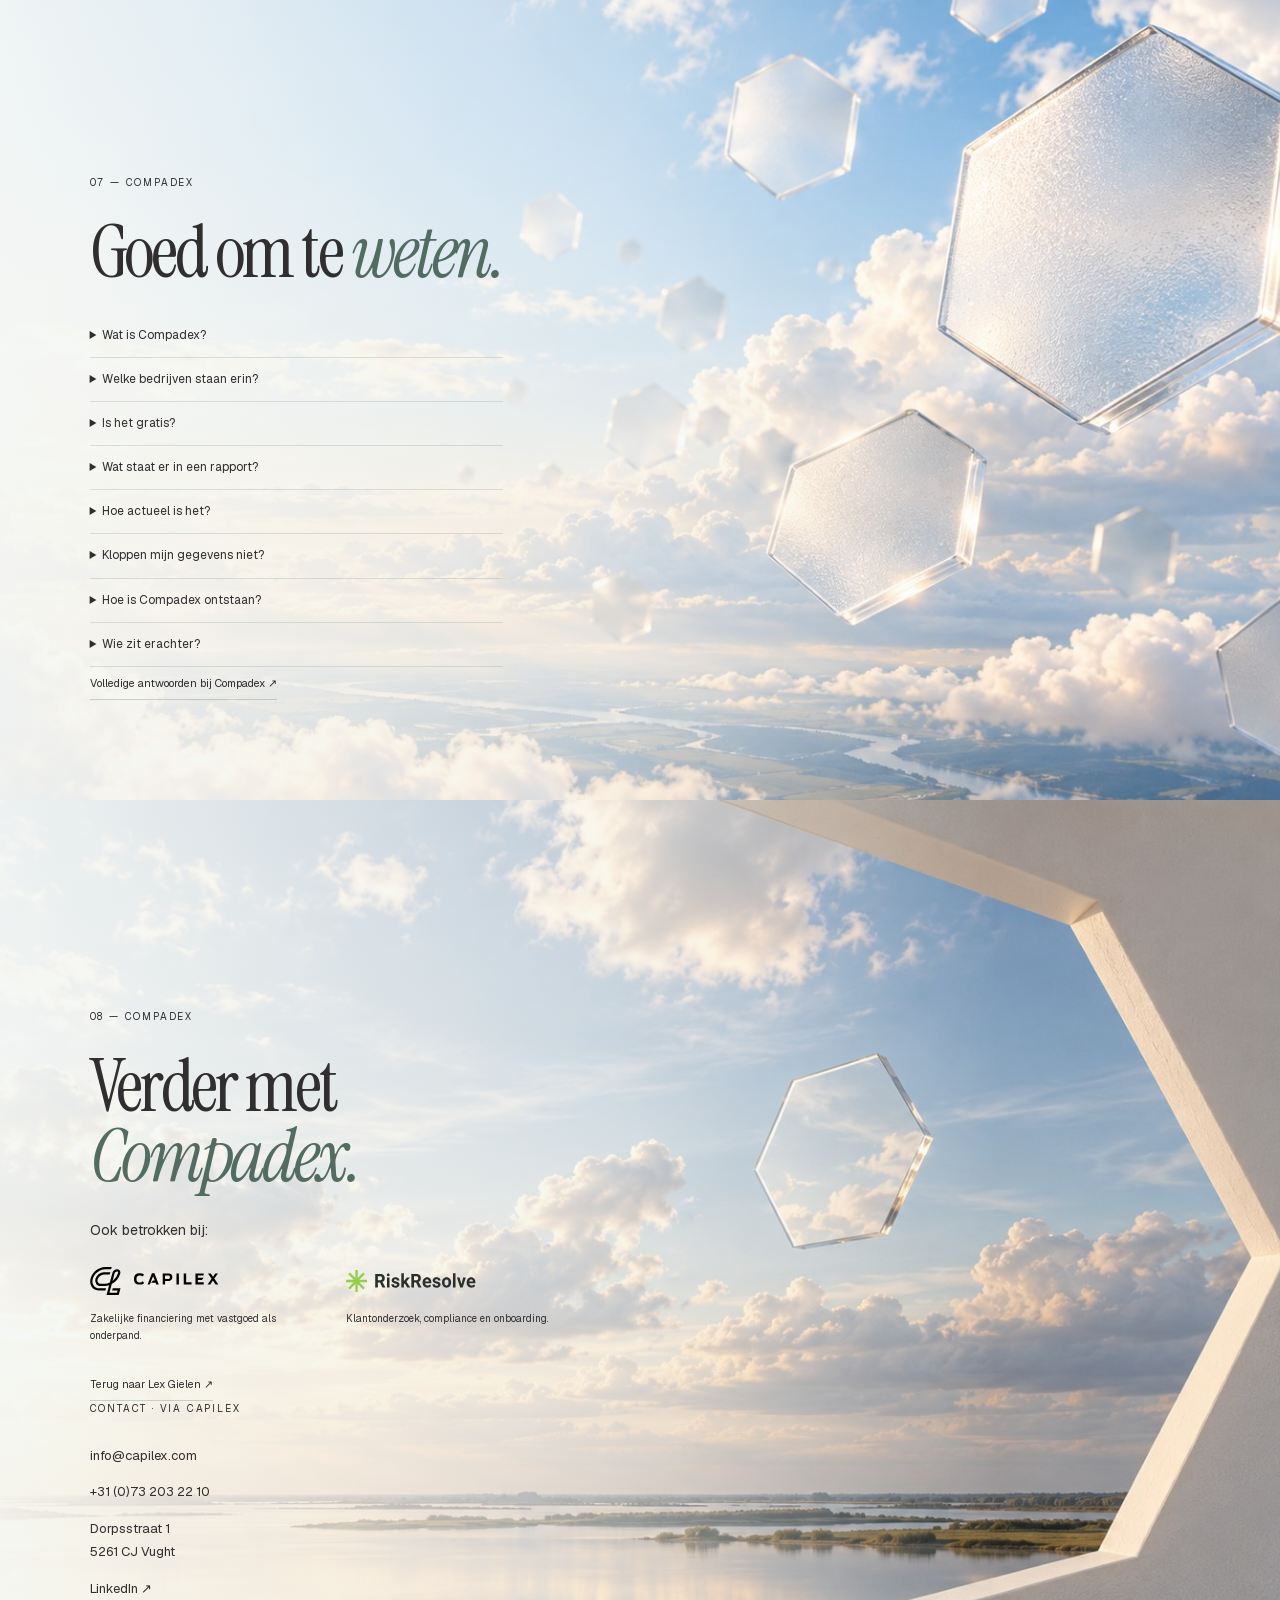
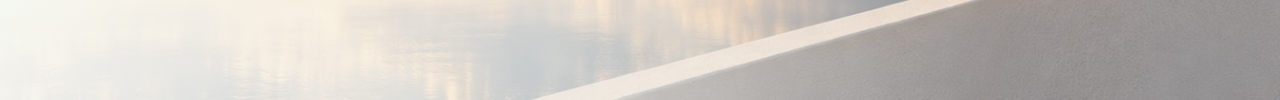
<file: compadex/index.html>
<!doctype html>
<html lang="nl"><head><meta charset="utf-8"><meta name="viewport" content="width=device-width,initial-scale=1"><meta name="theme-color" content="#edf2f3"><meta name="description" content="Compadex is een openbare bedrijvengids van Nederlandse bedrijven. Zoek op naam, KvK-nummer of adres, bekijk het profiel en bestel een rapport per opvraging."><title>Compadex — De openbare bedrijvengids | Lex Gielen</title><link rel="canonical" href="https://lexgielen.nl/compadex/"><meta property="og:type" content="website"><meta property="og:locale" content="nl_NL"><meta property="og:site_name" content="Lex Gielen"><meta property="og:title" content="Compadex — De openbare bedrijvengids"><meta property="og:description" content="Compadex is een openbare bedrijvengids van Nederlandse bedrijven. Zoek op naam, KvK-nummer of adres, bekijk het profiel en bestel een rapport per opvraging."><meta property="og:url" content="https://lexgielen.nl/compadex/"><meta property="og:image" content="https://lexgielen.nl/assets/img/gen/scene-compadex.jpg"><meta name="twitter:card" content="summary_large_image"><link rel="icon" href="../assets/img/favicon.svg" type="image/svg+xml"><link rel="preload" href="../assets/fonts/InstrumentSerif-normal-400-latin.woff2" as="font" type="font/woff2" crossorigin><link rel="preload" href="../assets/fonts/Geist-normal-300-700-latin.woff2" as="font" type="font/woff2" crossorigin><link rel="stylesheet" href="../assets/fonts/fonts-lokaal.css"><link rel="stylesheet" href="../assets/vendor/lenis.css"><link rel="stylesheet" href="../assets/css/bedrijf.css?v=202611050912"><link rel="stylesheet" href="../assets/css/app-mock.css?v=202611050912"><script type="importmap">{"imports":{"three":"../assets/vendor/three.module.min.js","three/addons/":"../assets/vendor/addons/"}}</script></head><body><a class="skip" href="#opening">Naar het verhaal</a><div class="loader" aria-hidden="true"><svg viewbox="0 0 100 100"><path d="M50 5 89 27.5v45L50 95 11 72.5v-45Z"></path></svg><span>LEX GIELEN</span><output>00%</output></div><div id="visual" aria-hidden="true"></div><header class="nav"><a class="brand" href="../" aria-label="Lex Gielen, begin"><img src="../assets/img/logo-lg.svg" alt=""><span>Lex Gielen</span></a><div class="nav-cos" aria-label="Home en bedrijven"><span class="nav-co-label">Lex Gielen</span><a class="nav-co" href="../"><span class="home-woord"><img src="../assets/img/logo-lg.svg" alt="">Home</span><small>Over Lex</small></a><a class="nav-co" href="../capilex/"><img src="../assets/logos/capilex.svg" alt="Capilex"><small>Financiering</small></a><a class="nav-co" href="../riskresolve/"><img src="../assets/logos/riskresolve-dark.svg" alt="RiskResolve"><small>Compliance</small></a><a class="nav-co" href="../compadex/" aria-current="page"><img src="../assets/logos/compadex.svg" alt="Compadex"><small>Bedrijfsdata</small></a></div><nav class="subnav" aria-label="Op deze pagina"><span class="sub-label"><img src="../assets/logos/compadex.svg" alt="Compadex"></span><span class="indicator"></span><a href="#c-1">Zoeken</a><a href="#c-4">Profiel</a><a href="#c-6">Bestellen</a><a href="#c-8">Rapport</a><a href="#faq">Vragen</a></nav><a class="contact-button" href="#hoofdstuk-11">Contact <span>↗</span></a><button class="menu" aria-expanded="false" aria-label="Menu openen">Menu +</button><div class="nav-progress"></div></header><main id="film"><section id="opening" class="chapter" data-image="compadex" style="--still:url('../img/gen/scene-compadex.jpg');--still-mobile:url('../img/gen/scene-compadex-mobile.jpg')"><div class="still"></div><div class="copy"><p class="eyebrow" data-cms="opening.p1">00 — COMPADEX</p><h1 data-cms="opening.h11">Elk Nederlands bedrijf in beeld</h1><img class="company-logo" src="../assets/logos/compadex.svg" alt="Compadex"><p class="opening-uitleg" data-cms="opening.p2">Compadex is de Nederlandse bedrijvengids. Iedereen kan zonder account de openbare gegevens van ruim 4,4 miljoen bedrijven opzoeken. Wie meer wil weten, bestelt per bedrijf een volledig rapport, met onder meer kredietscore, betaalgedrag en bestuur.</p><ul class="opening-punten"><li data-cms="opening.li1">4,4 miljoen bedrijven</li><li data-cms="opening.li2">Basisprofiel gratis</li><li data-cms="opening.li3">Rapport per opvraging</li></ul><p class="opening-opdeze" data-cms="opening.p3">Op deze pagina: zoeken, het profiel, het rapport en hoe een opvraging werkt.</p><a class="text-link" href="https://www.compadex.com/nl" target="_blank" rel="noopener">Naar compadex.com ↗</a></div></section><section id="hoofdstuk-1" class="chapter company-content" data-image="4" style="--still:url('../img/gen/scene-4.jpg');--still-mobile:url('../img/gen/scene-4-mobile.jpg')"><div class="still"></div><div class="copy"><p class="eyebrow" data-cms="hoofdstuk-1.p1">01 — COMPADEX</p><h2 data-cms="hoofdstuk-1.h21">Een openbare<br><em>bedrijvengids.</em></h2><p data-cms="hoofdstuk-1.p2">Openbare basisgegevens voor iedereen, met een uitgebreid rapport per bedrijf.</p><p class="origin" data-cms="hoofdstuk-1.p3">Ontstaan bij Capilex: om de inkoop van bedrijfsdata te bundelen in één eigen platform. Eigen software, nu open voor iedereen.</p><p class="proof-line" data-cms="hoofdstuk-1.p4">Ruim 4,4 miljoen bedrijven · 222 sectoren · <a href="https://www.compadex.com/nl" target="_blank" rel="noopener">Compadex ↗</a> · stand 1 november 2026</p></div></section><section id="c-1" class="chapter has-product journey-step " data-image="3" style="--still:url('../img/gen/scene-3.jpg');--still-mobile:url('../img/gen/scene-3-mobile.jpg')"><div class="still"></div><div class="copy"><div class="step-rail"><span>Stap 1 / 4 · Zoeken en vinden</span><div aria-hidden="true"><i class="current"></i><i class=""></i><i class=""></i><i class=""></i></div></div><p class="eyebrow" data-cms="c-1.p1">02 — COMPADEX · VOORBEELD</p><h2 data-cms="c-1.h21">Zoeken en vinden</h2><p data-cms="c-1.p2">Zoek zonder account op naam, KvK-nummer of adres, of blader per sector, provincie en plaats.</p><dl class="journey-notes stap-uitleg"><div><dt>U doet</dt><dd data-cms="c-1.dd1">Typt een naam of kiest een sector.</dd></div><div><dt>Het systeem doet</dt><dd data-cms="c-1.dd2">Doorzoekt ruim 4,4 miljoen bedrijven en toont per treffer rechtsvorm, adres en KvK-nummer.</dd></div><div class="waarom"><dt>Waarom het telt</dt><dd data-cms="c-1.dd3">Binnen seconden het juiste bedrijf, zonder in te loggen.</dd></div></dl></div><figure class="product-window"><div class="mock-frame"><div class="app-window cdx" aria-hidden="true"><div class="cd-top"><img src="../assets/logos/compadex.svg" alt=""><div class="zk">⌕ Zoek op naam, KvK-nummer of adres… <kbd>⌘K</kbd></div><a>Bedrijven</a><a>Sectoren</a><a>Inzichten</a><a>Contact</a></div><div class="cd-main"><div class="cdv cdv-a"><div class="hero"><div class="ey">NEDERLANDSE BEDRIJVENGIDS</div><h5>Elk Nederlands bedrijf direct binnen handbereik.</h5><p>Zoek op bedrijfsnaam, KvK-nummer of adres.</p><div class="groot-zk">⌕ <span class="typ">Bakkerij Voorbeeld</span></div><div style="display:flex;gap:10px"><span class="knop">Bedrijven bekijken →</span><span class="knop lijn">Sectoren bekijken ↗</span></div></div><div class="stats"><div><b>4.412.730+</b>Bedrijven</div><div><b>2.450+</b>Plaatsen</div><div><b>43.587+</b>Wekelijkse updates</div><div><b>222</b>Sectoren</div></div></div><div class="cdv cdv-b"><div class="bc">Home / <b>Zoeken</b></div><div class="kop"><div class="ey">ZOEKRESULTATEN</div><h5>“Voorbeeld”</h5><p class="lead">6 bedrijven gevonden in het Handelsregister.</p></div><div class="raster"><div class="bk ani uit" style="--d:0"><div class="hd"><span class="av">BV</span><div><small>00000001</small><b>Bakkerij Voorbeeld B.V.</b></div></div>Bakkerij Voorbeeld B.V. staat ingeschreven bij de Kamer van Koophandel. Bekijk de openbare bedrijfsgegevens…<div class="ad"><span>⌖ Voorbeeldstraat 1, Voorbeeldstad</span><span class="pijl">→</span></div></div><div class="bk ani" style="--d:1"><div class="hd"><span class="av">DL</span><div><small>00000002</small><b>Installatiebedrijf De Linde</b></div></div>Installatiebedrijf De Linde staat ingeschreven bij de Kamer van Koophandel. Bekijk de openbare bedrijfsgegevens…<div class="ad"><span>⌖ Lindelaan 4, Voorbeelddorp</span><span class="pijl">→</span></div></div><div class="bk ani" style="--d:2"><div class="hd"><span class="av">SN</span><div><small>00000003</small><b>Studio Noord</b></div></div>Studio Noord staat ingeschreven bij de Kamer van Koophandel. Bekijk de openbare bedrijfsgegevens…<div class="ad"><span>⌖ Noordkade 12, Voorbeeldstad</span><span class="pijl">→</span></div></div><div class="bk ani" style="--d:3"><div class="hd"><span class="av">HV</span><div><small>00000004</small><b>Hoveniers Van Velzen</b></div></div>Hoveniers Van Velzen staat ingeschreven bij de Kamer van Koophandel. Bekijk de openbare bedrijfsgegevens…<div class="ad"><span>⌖ Tuinweg 8, Voorbeeldveen</span><span class="pijl">→</span></div></div><div class="bk ani" style="--d:4"><div class="hd"><span class="av">KM</span><div><small>00000005</small><b>Koffiebranderij Maas</b></div></div>Koffiebranderij Maas staat ingeschreven bij de Kamer van Koophandel. Bekijk de openbare bedrijfsgegevens…<div class="ad"><span>⌖ Maaskade 2, Voorbeeldstad</span><span class="pijl">→</span></div></div><div class="bk ani" style="--d:5"><div class="hd"><span class="av">VW</span><div><small>00000006</small><b>Voorbeeld Werkplaats</b></div></div>Voorbeeld Werkplaats staat ingeschreven bij de Kamer van Koophandel. Bekijk de openbare bedrijfsgegevens…<div class="ad"><span>⌖ Werfstraat 3, Voorbeelddorp</span><span class="pijl">→</span></div></div></div></div></div><svg class="cursor" style="--cx:700px;--cy:470px" viewBox="0 0 24 24"><path d="M4 2l15 11-6.5 1.2L16 21l-3 1.4-3.4-6.8L4 20z" fill="#0f1d3a" stroke="#fff" stroke-width="1.4" stroke-linejoin="round"/></svg></div></div><figcaption>Voorbeeldweergave van Compadex · fictieve gegevens</figcaption></figure></section><section id="c-4" class="chapter has-product journey-step " data-image="5" style="--still:url('../img/gen/scene-5.jpg');--still-mobile:url('../img/gen/scene-5-mobile.jpg')"><div class="still"></div><div class="copy"><div class="step-rail"><span>Stap 2 / 4 · Profiel en rapportinhoud</span><div aria-hidden="true"><i class="done"></i><i class="current"></i><i class=""></i><i class=""></i></div></div><p class="eyebrow" data-cms="c-4.p1">03 — COMPADEX · VOORBEELD</p><h2 data-cms="c-4.h21">Profiel en rapportinhoud</h2><p data-cms="c-4.p2">Het basisprofiel met de openbare gegevens is gratis. Vooraf is zichtbaar wat het volledige rapport bevat.</p><dl class="journey-notes stap-uitleg"><div><dt>U doet</dt><dd data-cms="c-4.dd1">Bekijkt het profiel, de inhoudsopgave en het voorbeeldrapport.</dd></div><div><dt>Het systeem doet</dt><dd data-cms="c-4.dd2">Stemt de rapportonderdelen af op de rechtsvorm en houdt de gegevens dagelijks bij.</dd></div><div class="waarom"><dt>Waarom het telt</dt><dd data-cms="c-4.dd3">Vooraf duidelijk wat een rapport bevat.</dd></div></dl></div><figure class="product-window"><div class="mock-frame"><div class="app-window cdx" aria-hidden="true"><div class="cd-top"><img src="../assets/logos/compadex.svg" alt=""><div class="zk">⌕ Zoek op naam, KvK-nummer of adres… <kbd>⌘K</kbd></div><a>Bedrijven</a><a>Sectoren</a><a>Inzichten</a><a>Contact</a></div><div class="cd-main"><div class="cdv cdv-a"><div class="bc">Home / Bedrijven / Nederland / <b>Bakkerij Voorbeeld B.V.</b></div><div class="twee"><div><div class="kop ani"><div style="display:flex;gap:12px;align-items:center"><span class="bk" style="border:0;padding:0"><span class="av" style="width:46px;height:46px;font-size:14px;display:grid;place-items:center;border:1px solid #e3e6ec;border-radius:4px">BV</span></span><div><div class="ey">00000001</div><h5 style="margin:2px 0 0;font-size:22px">Bakkerij Voorbeeld B.V.</h5></div></div><p class="lead" style="margin-top:12px">Bakkerij Voorbeeld B.V. is gevestigd aan de Voorbeeldstraat 1 in Voorbeeldstad en staat ingeschreven bij de Kamer van Koophandel. De onderneming is actief in de vervaardiging van brood en banket.</p><div class="tags"><span>Openbare bedrijfsgegevens</span><span>Direct beschikbaar</span></div></div><div class="sectie ani" style="--d:1"><h6>1. Bedrijfsgegevens</h6><div class="veld"><span>Naam</span><span>Bakkerij Voorbeeld B.V.</span></div><div class="veld"><span>KvK-nummer</span><span>00000001</span></div><div class="veld"><span>Rechtsvorm</span><span>Besloten vennootschap</span></div><div class="veld"><span>Laatst bijgewerkt</span><span>deze week</span></div></div><div class="sectie ani" style="--d:2"><h6>2. Adresgegevens</h6><div class="veld"><span>Straat</span><span>Voorbeeldstraat 1</span></div><div class="veld"><span>Plaats</span><span>Voorbeeldstad</span></div></div></div><div><div class="rapport ani" style="--d:2"><h6>Volledig bedrijfsrapport</h6><p>Direct inzicht in alle belangrijke bedrijfsinformatie</p><ul style="padding:0;margin:0"><li>Actuele bedrijfs- en contactgegevens</li><li>Kredietwaardigheid met risico-indicator</li><li>Eigenaar of bestuur</li><li>Betaalgedrag en betalingservaringen</li><li>Personeelsomvang en ontwikkeling</li></ul><div class="prijs">€ 12,49 <small>incl. btw</small></div><span class="knop">Rapport bestellen ▤</span><span class="knop lijn" style="width:100%;justify-content:center;margin-top:8px">Voorbeeldrapport</span></div></div></div></div><div class="cdv cdv-b"><div class="bc">Home / Bedrijven / Nederland / <b>Bakkerij Voorbeeld B.V.</b></div><div class="twee"><div><div class="kop ani"><div style="display:flex;gap:12px;align-items:center"><span class="bk" style="border:0;padding:0"><span class="av" style="width:46px;height:46px;font-size:14px;display:grid;place-items:center;border:1px solid #e3e6ec;border-radius:4px">BV</span></span><div><div class="ey">00000001</div><h5 style="margin:2px 0 0;font-size:22px">Bakkerij Voorbeeld B.V.</h5></div></div><p class="lead" style="margin-top:12px">Bakkerij Voorbeeld B.V. is gevestigd aan de Voorbeeldstraat 1 in Voorbeeldstad en staat ingeschreven bij de Kamer van Koophandel. De onderneming is actief in de vervaardiging van brood en banket.</p><div class="tags"><span>Openbare bedrijfsgegevens</span><span>Direct beschikbaar</span></div></div><div class="sectie ani" style="--d:1"><h6>Inhoud van het rapport</h6><div class="inhoud"><span>1. Bedrijfsgegevens</span><span>2. Adresgegevens</span><span>3. Kredietwaardigheid</span><span>4. Management</span><span>5. Aandeelhouders</span><span>6. Jaarrekeningen</span><span>7. Betaalgedrag</span><span>8. Werknemers</span></div></div><div class="sectie ani" style="--d:2"><h6>3. Kredietinformatie</h6><p class="lead">Score, betaalgedrag en kredietadvies staan in het volledige rapport.</p><div class="score"><i></i><i></i><i></i><i></i><i></i><i></i><i></i><i></i></div></div></div><div><div class="rapport ani" style="--d:2"><h6>Volledig bedrijfsrapport</h6><p>Direct inzicht in alle belangrijke bedrijfsinformatie</p><ul style="padding:0;margin:0"><li>Actuele bedrijfs- en contactgegevens</li><li>Kredietwaardigheid met risico-indicator</li><li>Eigenaar of bestuur</li><li>Betaalgedrag en betalingservaringen</li><li>Personeelsomvang en ontwikkeling</li></ul><div class="prijs">€ 12,49 <small>incl. btw</small></div><span class="knop">Rapport bestellen ▤</span><span class="knop lijn" style="width:100%;justify-content:center;margin-top:8px">Voorbeeldrapport</span></div></div></div></div></div><svg class="cursor" style="--cx:1000px;--cy:500px" viewBox="0 0 24 24"><path d="M4 2l15 11-6.5 1.2L16 21l-3 1.4-3.4-6.8L4 20z" fill="#0f1d3a" stroke="#fff" stroke-width="1.4" stroke-linejoin="round"/></svg></div></div><figcaption>Voorbeeldweergave van Compadex · fictieve gegevens</figcaption></figure></section><section id="c-6" class="chapter has-product journey-step " data-image="2" style="--still:url('../img/gen/scene-2.jpg');--still-mobile:url('../img/gen/scene-2-mobile.jpg')"><div class="still"></div><div class="copy"><div class="step-rail"><span>Stap 3 / 4 · Bestellen en betalen</span><div aria-hidden="true"><i class="done"></i><i class="done"></i><i class="current"></i><i class=""></i></div></div><p class="eyebrow" data-cms="c-6.p1">04 — COMPADEX · VOORBEELD</p><h2 data-cms="c-6.h21">Bestellen en betalen</h2><p data-cms="c-6.p2">Bestellen kan met alleen een e-mailadres, afrekenen met iDEAL of kaart. Het onderzochte bedrijf krijgt geen bericht.</p><dl class="journey-notes stap-uitleg"><div><dt>U doet</dt><dd data-cms="c-6.dd1">Vult een e-mailadres in en rekent af.</dd></div><div><dt>Het systeem doet</dt><dd data-cms="c-6.dd2">Vult het gekozen bedrijf zelf in en stuurt de factuur per e-mail.</dd></div><div class="waarom"><dt>Waarom het telt</dt><dd data-cms="c-6.dd3">Discreet en per opvraging, zonder account of abonnement.</dd></div></dl></div><figure class="product-window"><div class="mock-frame"><div class="app-window cdx" aria-hidden="true"><div class="cd-top"><img src="../assets/logos/compadex.svg" alt=""><div class="zk">⌕ Zoek op naam, KvK-nummer of adres… <kbd>⌘K</kbd></div><a>Bedrijven</a><a>Sectoren</a><a>Inzichten</a><a>Contact</a></div><div class="cd-main"><div class="cdv cdv-a"><div class="bc">Home / Bakkerij Voorbeeld B.V. / <b>Bestellen</b></div><div class="twee"><div><div class="kop"><div class="ey">BEDRIJFSRAPPORT</div><h5>Rapport bestellen</h5><p class="lead">Geen account nodig. Het bedrijf wordt niet geïnformeerd.</p></div><div class="form ani" style="--d:1"><div class="inv label">Bedrijf</div><div class="inv">Bakkerij Voorbeeld B.V. · 00000001</div><div class="inv label">E-mailadres</div><div class="inv">voorbeeld@example.com</div><div class="vink ani2"><i>✓</i>Akkoord met de voorwaarden en het privacybeleid</div><span class="knop" style="justify-self:start">Doorgaan naar betaling →</span></div></div><div><div class="rapport ani" style="--d:2"><h6>Volledig bedrijfsrapport</h6><p>Direct inzicht in alle belangrijke bedrijfsinformatie</p><ul style="padding:0;margin:0"><li>Actuele bedrijfs- en contactgegevens</li><li>Kredietwaardigheid met risico-indicator</li><li>Eigenaar of bestuur</li><li>Betaalgedrag en betalingservaringen</li><li>Personeelsomvang en ontwikkeling</li></ul><div class="prijs">€ 12,49 <small>incl. btw</small></div><span class="knop">Rapport bestellen ▤</span><span class="knop lijn" style="width:100%;justify-content:center;margin-top:8px">Voorbeeldrapport</span></div></div></div></div><div class="cdv cdv-b"><div class="bc">Home / Bestellen / <b>Betalen</b></div><div class="kop"><div class="ey">STAP 2 VAN 2</div><h5>Betalen</h5><p class="lead">Volledig bedrijfsrapport · Bakkerij Voorbeeld B.V.</p></div><div class="form ani" style="--d:1;max-width:600px"><div class="betaal"><div class="kies"><span>iDEAL</span><span>◉</span></div><div><span>Kaart</span><span>○</span></div></div><div class="veld" style="border-top:1px solid #e3e6ec;padding-top:12px"><span>Totaal</span><span><b>€ 12,49</b> incl. btw</span></div><div class="status"><span class="a">In afwachting</span><span class="b ok">✓ Betaald</span><span>Factuur per e-mail</span></div><span class="knop" style="justify-self:start">Afrekenen →</span></div></div></div><svg class="cursor" style="--cx:330px;--cy:520px" viewBox="0 0 24 24"><path d="M4 2l15 11-6.5 1.2L16 21l-3 1.4-3.4-6.8L4 20z" fill="#0f1d3a" stroke="#fff" stroke-width="1.4" stroke-linejoin="round"/></svg></div></div><figcaption>Voorbeeldweergave van Compadex · fictieve gegevens</figcaption></figure></section><section id="c-8" class="chapter has-product journey-step " data-image="2" style="--still:url('../img/gen/scene-2.jpg');--still-mobile:url('../img/gen/scene-2-mobile.jpg')"><div class="still"></div><div class="copy"><div class="step-rail"><span>Stap 4 / 4 · Rapport ontvangen</span><div aria-hidden="true"><i class="done"></i><i class="done"></i><i class="done"></i><i class="current"></i></div></div><p class="eyebrow" data-cms="c-8.p1">05 — COMPADEX · VOORBEELD</p><h2 data-cms="c-8.h21">Rapport ontvangen</h2><p data-cms="c-8.p2">Het rapport komt als PDF: direct te downloaden en ook per e-mail.</p><dl class="journey-notes stap-uitleg"><div><dt>U doet</dt><dd data-cms="c-8.dd1">Downloadt en leest het rapport.</dd></div><div><dt>Het systeem doet</dt><dd data-cms="c-8.dd2">Bundelt score, betaalgedrag, management, kerncijfers en structuur tot één rapport.</dd></div><div class="waarom"><dt>Waarom het telt</dt><dd data-cms="c-8.dd3">Een onderbouwd beeld vóór zakendoen, krediet geven of leveren.</dd></div></dl></div><figure class="product-window"><div class="mock-frame"><div class="app-window cdx" aria-hidden="true"><div class="cd-top"><img src="../assets/logos/compadex.svg" alt=""><div class="zk">⌕ Zoek op naam, KvK-nummer of adres… <kbd>⌘K</kbd></div><a>Bedrijven</a><a>Sectoren</a><a>Inzichten</a><a>Contact</a></div><div class="cd-main"><div class="bc">Mijn rapport / <b>Bakkerij Voorbeeld B.V.</b></div><div class="twee"><div><div class="kop ani"><div class="ey">KREDIETRAPPORT · VOORBEELD</div><h5>Bakkerij Voorbeeld B.V.</h5><p class="lead">Opgesteld uit openbare en geverifieerde bronnen.</p></div><div class="sectie ani" style="--d:1"><h6>Kredietscore</h6><div class="score"><i class="aan" style="--d:0;transform-origin:left"></i><i class="aan" style="--d:1;transform-origin:left"></i><i class="aan" style="--d:2;transform-origin:left"></i><i class="aan" style="--d:3;transform-origin:left"></i><i class="aan" style="--d:4;transform-origin:left"></i><i class="aan" style="--d:5;transform-origin:left"></i><i class="aan" style="--d:6;transform-origin:left"></i><i class="" style="--d:7;transform-origin:left"></i></div><p class="lead">7 van 8 · kredietadvies positief · bedrijf actief</p></div><div class="sectie ani" style="--d:2"><h6>Betaalgedrag</h6><div class="veld"><span>Gemiddelde betaaltermijn</span><span>28 dagen</span></div><div class="veld"><span>Betalingsscore</span><span>Goed</span></div></div><div class="sectie ani" style="--d:3"><h6>Opbouw</h6><p class="lead">Registratie, management en verbindingen · werknemers, vastgoed en wagenpark · kerncijfers, balans en resultaat · branche en structuur</p></div></div><div><div class="rapport ani" style="--d:2"><h6>Rapport klaar</h6><p>Verstuurd naar voorbeeld@example.com</p><span class="knop">Download PDF ↓</span></div></div></div></div><svg class="cursor" style="--cx:1030px;--cy:300px" viewBox="0 0 24 24"><path d="M4 2l15 11-6.5 1.2L16 21l-3 1.4-3.4-6.8L4 20z" fill="#0f1d3a" stroke="#fff" stroke-width="1.4" stroke-linejoin="round"/></svg></div></div><figcaption>Voorbeeldweergave van Compadex · fictieve gegevens</figcaption></figure></section><section id="hoofdstuk-8" class="chapter company-content combined-facts" data-image="5" style="--still:url('../img/gen/scene-5.jpg');--still-mobile:url('../img/gen/scene-5-mobile.jpg')"><div class="still"></div><div class="copy"><p class="eyebrow" data-cms="hoofdstuk-8.p1">06 — COMPADEX</p><h2 data-cms="hoofdstuk-8.h21">Voor wie · <em>controleerbaar.</em></h2><div class="audience-grid "><article data-cms="hoofdstuk-8.article1"><h3>Inkopers</h3><p>Een leverancier opzoeken en de registratie controleren.</p></article><article data-cms="hoofdstuk-8.article2"><h3>Credit managers</h3><p>Kredietinformatie en financiële context bij een bedrijf bekijken.</p></article><article data-cms="hoofdstuk-8.article3"><h3>Accountants en juristen</h3><p>Structuur, bestuurders en openbare bedrijfsgegevens onderzoeken.</p></article></div><h3 class="facts-heading" data-cms="hoofdstuk-8.h31">Controleerbaar</h3><dl class="fields "><div><dt>Adres</dt><dd data-cms="hoofdstuk-8.dd1">Dorpsstraat 1, 5261 CJ Vught</dd></div><div><dt>Rol Lex</dt><dd data-cms="hoofdstuk-8.dd2">Oprichter</dd></div><div><dt>Officiële site</dt><dd data-cms="hoofdstuk-8.dd3"><a href="https://www.compadex.com/nl" target="_blank" rel="noopener">compadex.com ↗</a></dd></div><div><dt>Contact</dt><dd data-cms="hoofdstuk-8.dd4"><a href="mailto:info@capilex.com">Via Capilex · info@capilex.com</a></dd></div><div><dt>Stand</dt><dd data-cms="hoofdstuk-8.dd5">1 november 2026</dd></div></dl></div></section><section id="faq" class="chapter company-content" data-image="0" style="--still:url('../img/gen/scene-0.jpg');--still-mobile:url('../img/gen/scene-0-mobile.jpg')"><div class="still"></div><div class="copy" data-lenis-prevent><p class="eyebrow" data-cms="faq.p1">07 — COMPADEX</p><h2 data-cms="faq.h21">Goed om te <em>weten.</em></h2><details><summary data-cms="faq.summary1">Wat is Compadex?</summary><p data-cms="faq.p2">Een openbare Nederlandse bedrijvengids met gegevens uit het Handelsregister en andere openbare bronnen.</p></details><details><summary data-cms="faq.summary2">Welke bedrijven staan erin?</summary><p data-cms="faq.p3">Alle bij de KvK ingeschreven ondernemingen: ruim 4,4 miljoen (stand 1 nov. 2026).</p></details><details><summary data-cms="faq.summary3">Is het gratis?</summary><p data-cms="faq.p4">Het basisprofiel wel. Een uitgebreid rapport wordt per bedrijf opgevraagd.</p></details><details><summary data-cms="faq.summary4">Wat staat er in een rapport?</summary><p data-cms="faq.p5">Kredietinformatie en risicoscore, betaalgedrag, eigenaren en bestuurders, aandeelhouders, kerncijfers en personeelsomvang.</p></details><details><summary data-cms="faq.summary5">Hoe actueel is het?</summary><p data-cms="faq.p6">Het profiel vermeldt een datum bij de gegevens; controleer deze bij gebruik.</p></details><details><summary data-cms="faq.summary6">Kloppen mijn gegevens niet?</summary><p data-cms="faq.p7">Dien een correctieverzoek in via de site.</p></details><details><summary data-cms="faq.summary7">Hoe is Compadex ontstaan?</summary><p data-cms="faq.p8">Vanuit RiskResolve: voor het klantonderzoek hadden we betrouwbare bedrijfsdata nodig. Compadex maakt die toegankelijk voor iedereen, als eenvoudig alternatief voor dure abonnementen.</p></details><details><summary data-cms="faq.summary8">Wie zit erachter?</summary><p data-cms="faq.p9">Compadex is opgericht door Lex Gielen.</p></details><a class="text-link " href="https://www.compadex.com/nl" target="_blank" rel="noopener">Volledige antwoorden bij Compadex ↗</a></div></section><section id="hoofdstuk-11" class="chapter company-content" data-image="5" style="--still:url('../img/gen/scene-5.jpg');--still-mobile:url('../img/gen/scene-5-mobile.jpg')"><div class="still"></div><div class="copy"><p class="eyebrow" data-cms="hoofdstuk-11.p1">08 — COMPADEX</p><h2 data-cms="hoofdstuk-11.h21">Verder met<br><em>Compadex.</em></h2><p data-cms="hoofdstuk-11.p2">Ook betrokken bij:</p><div class="f7-brands "><a href="../capilex/"><img src="../assets/logos/capilex.svg" alt="Capilex"><span>Zakelijke financiering met vastgoed als onderpand.</span></a><a href="../riskresolve/"><img src="../assets/logos/riskresolve-dark.svg" alt="RiskResolve"><span>Klantonderzoek, compliance en onboarding.</span></a></div><a class="text-link" href="../index.html">Terug naar Lex Gielen ↗</a><div class="contact" id="contact"><div><p class="eyebrow" data-cms="hoofdstuk-11.p3">CONTACT · VIA CAPILEX</p><p data-cms="hoofdstuk-11.p4">info@capilex.com</p><a href="tel:+31732032210">+31 (0)73 203 22 10</a></div><p data-cms="hoofdstuk-11.p5">Dorpsstraat 1<br>5261 CJ Vught</p><a href="https://nl.linkedin.com/in/lexgielen" target="_blank" rel="noopener">LinkedIn ↗</a></div></div></section></main><footer class="film-footer"><span class="chapter-count">00 / 08</span><span class="scroll-cue">SCROLL OM TE ONTDEKKEN <b>↓</b></span><span>DATA. RISK. FINANCIERING.</span><button class="scroll-modus" type="button" hidden>Scrollen: <b>per scène</b> <i>⇄</i></button></footer><noscript><style>.loader{display:none}</style></noscript><script src="../assets/vendor/gsap.min.js"></script><script src="../assets/vendor/ScrollTrigger.min.js"></script><script src="../assets/vendor/lenis.min.js"></script><script type="module" src="../assets/js/bedrijf.js?v=202611050912"></script></body></html>
</file>
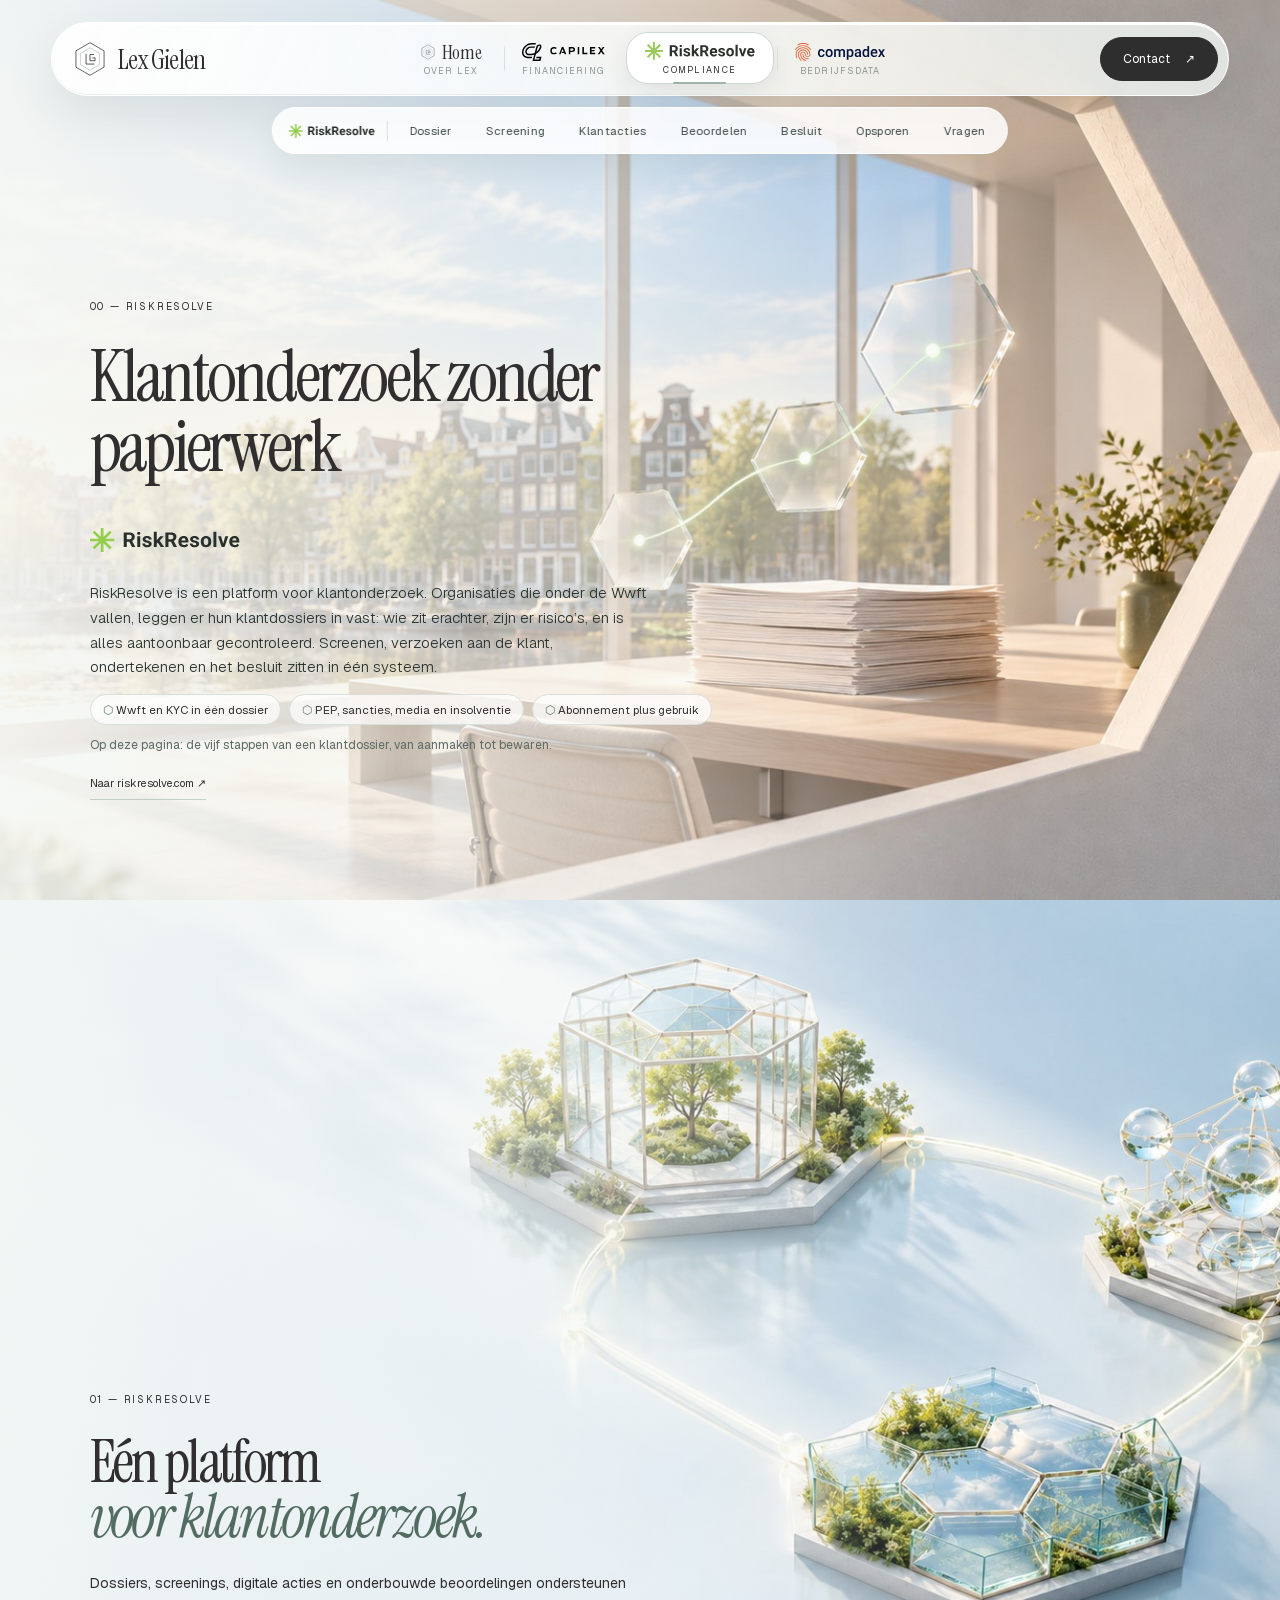
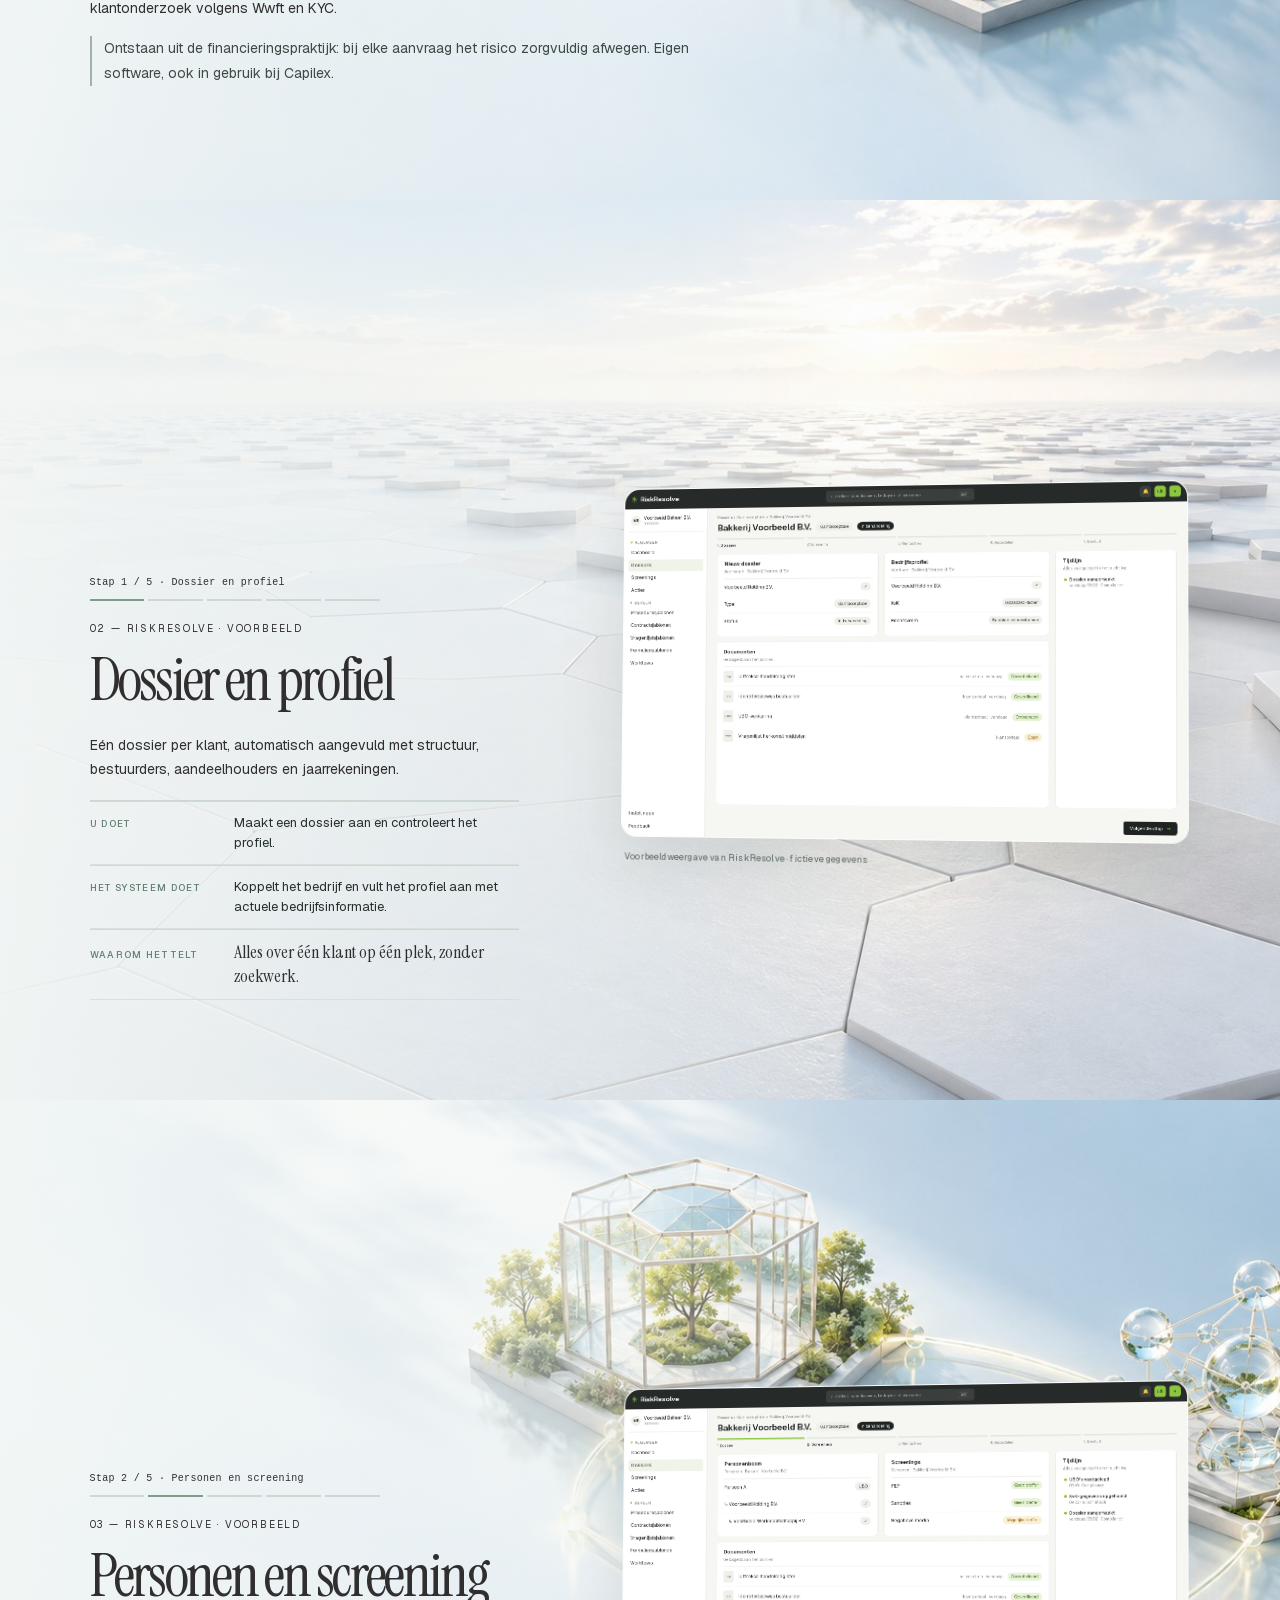
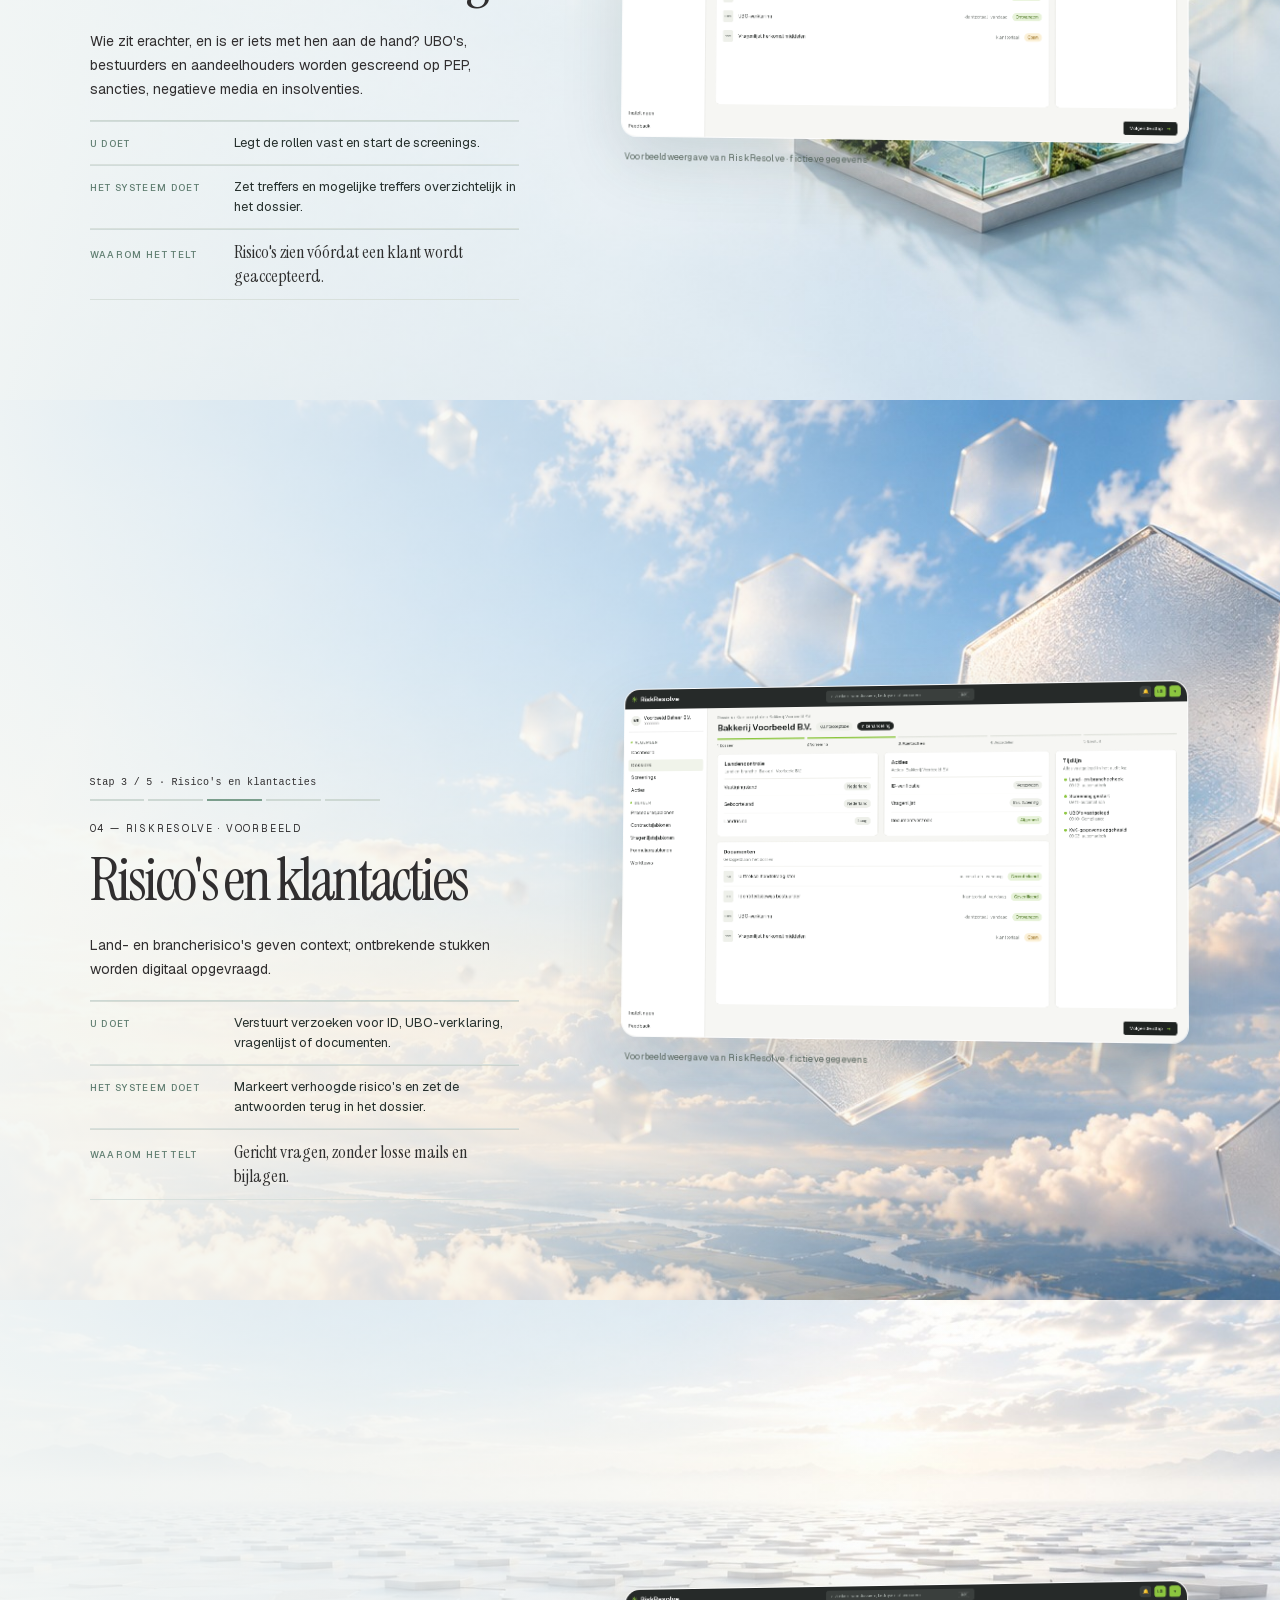
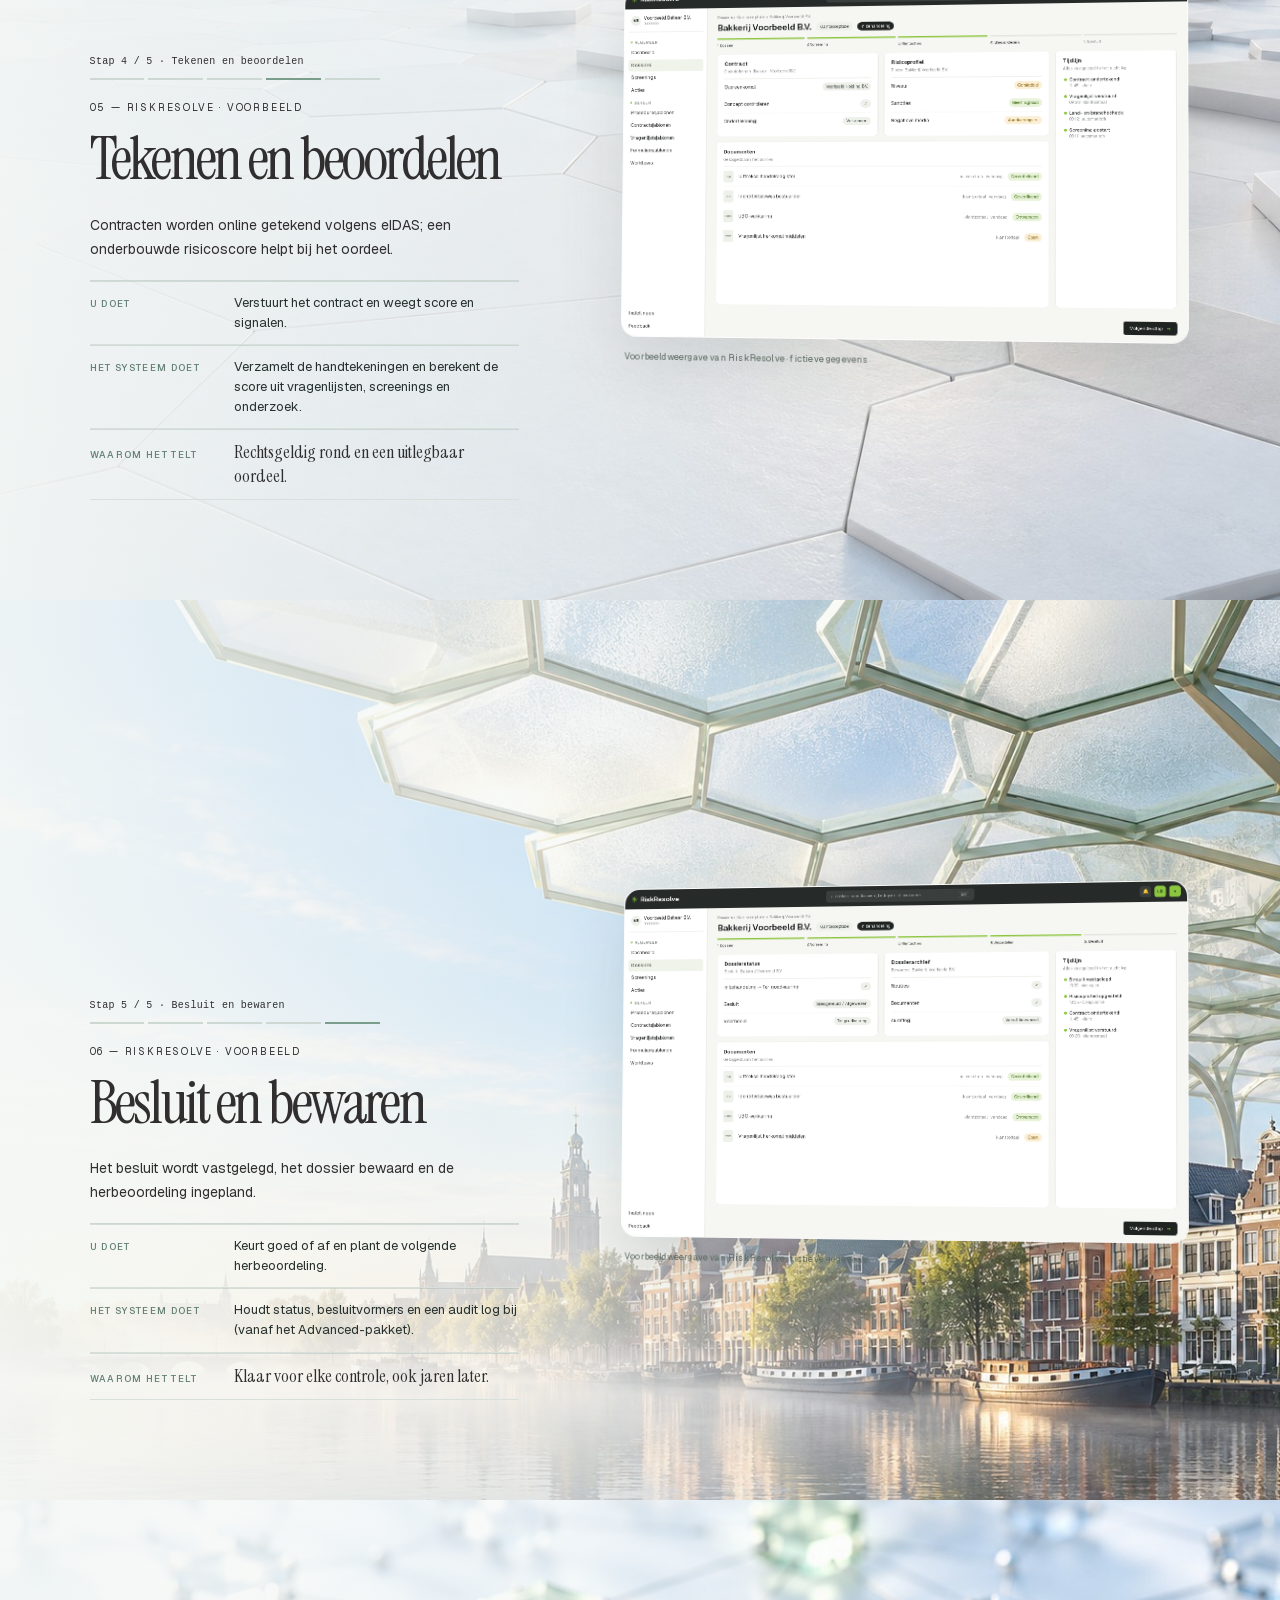
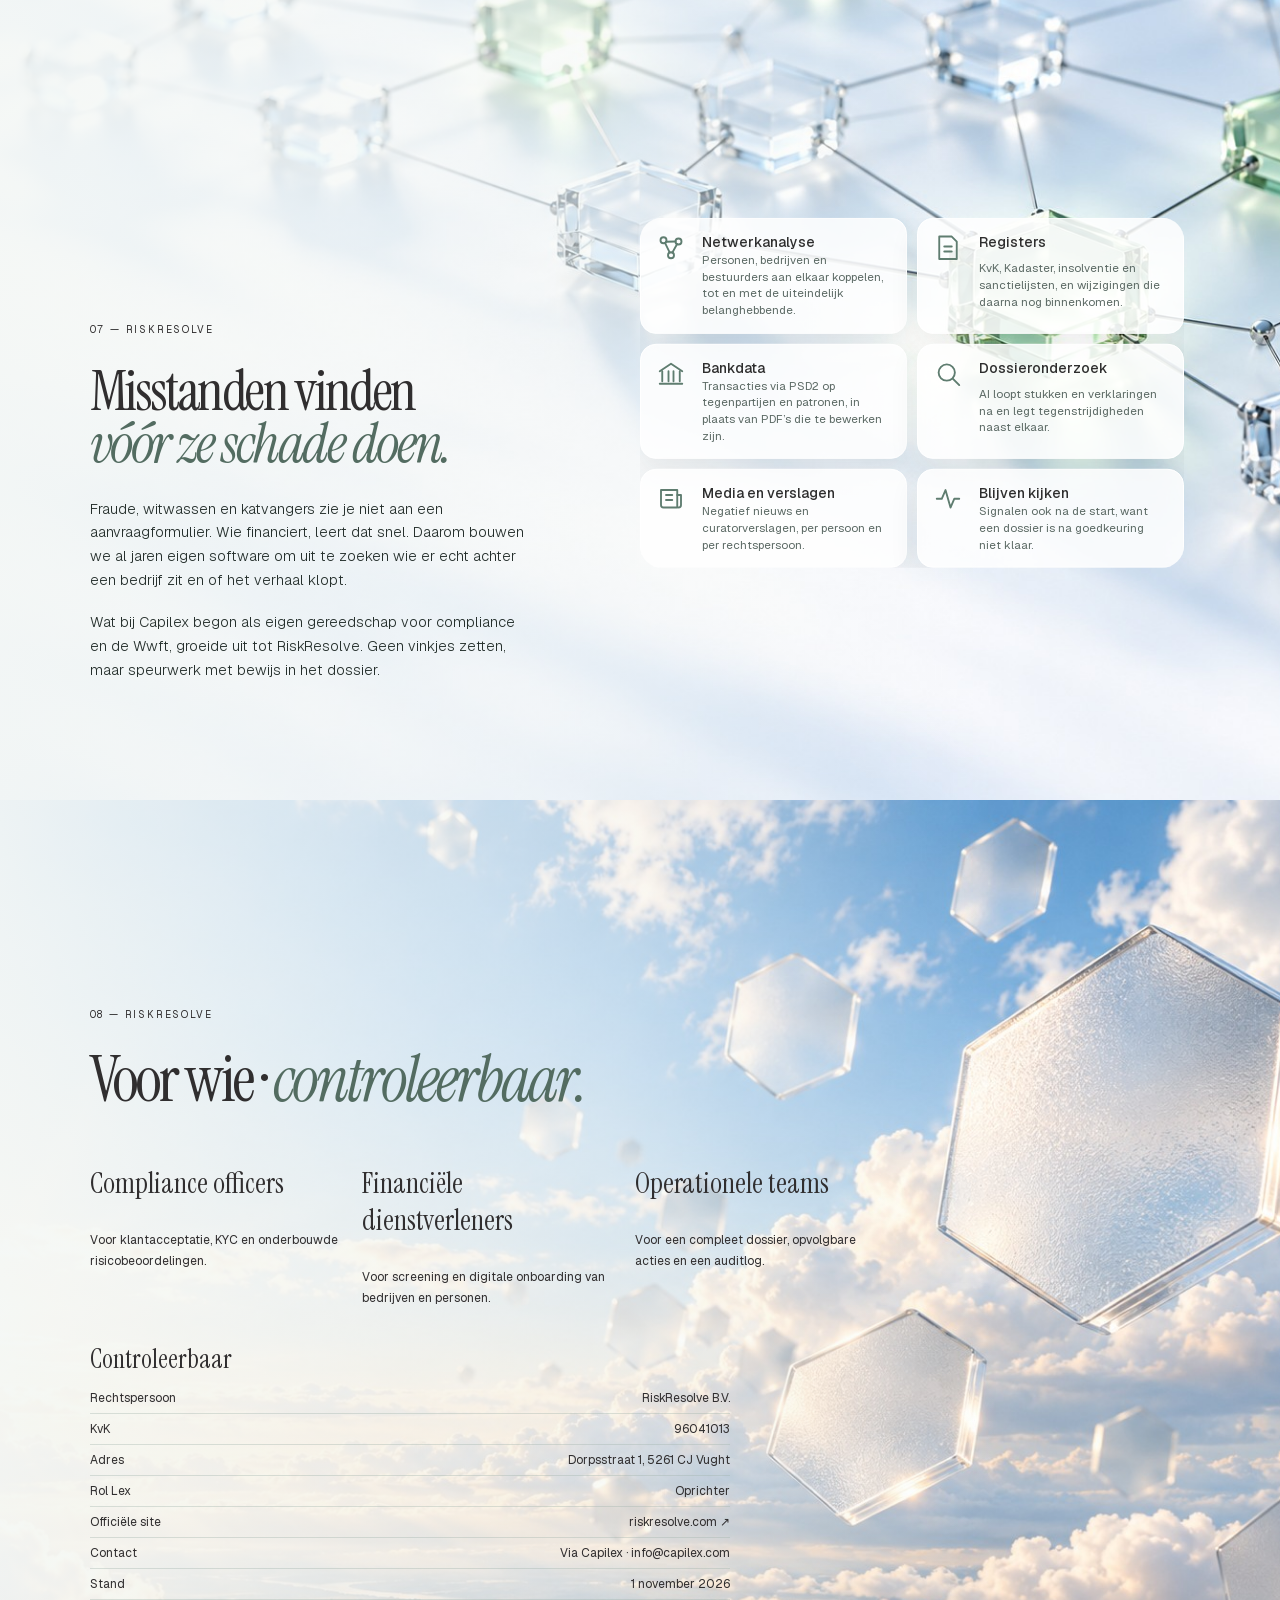
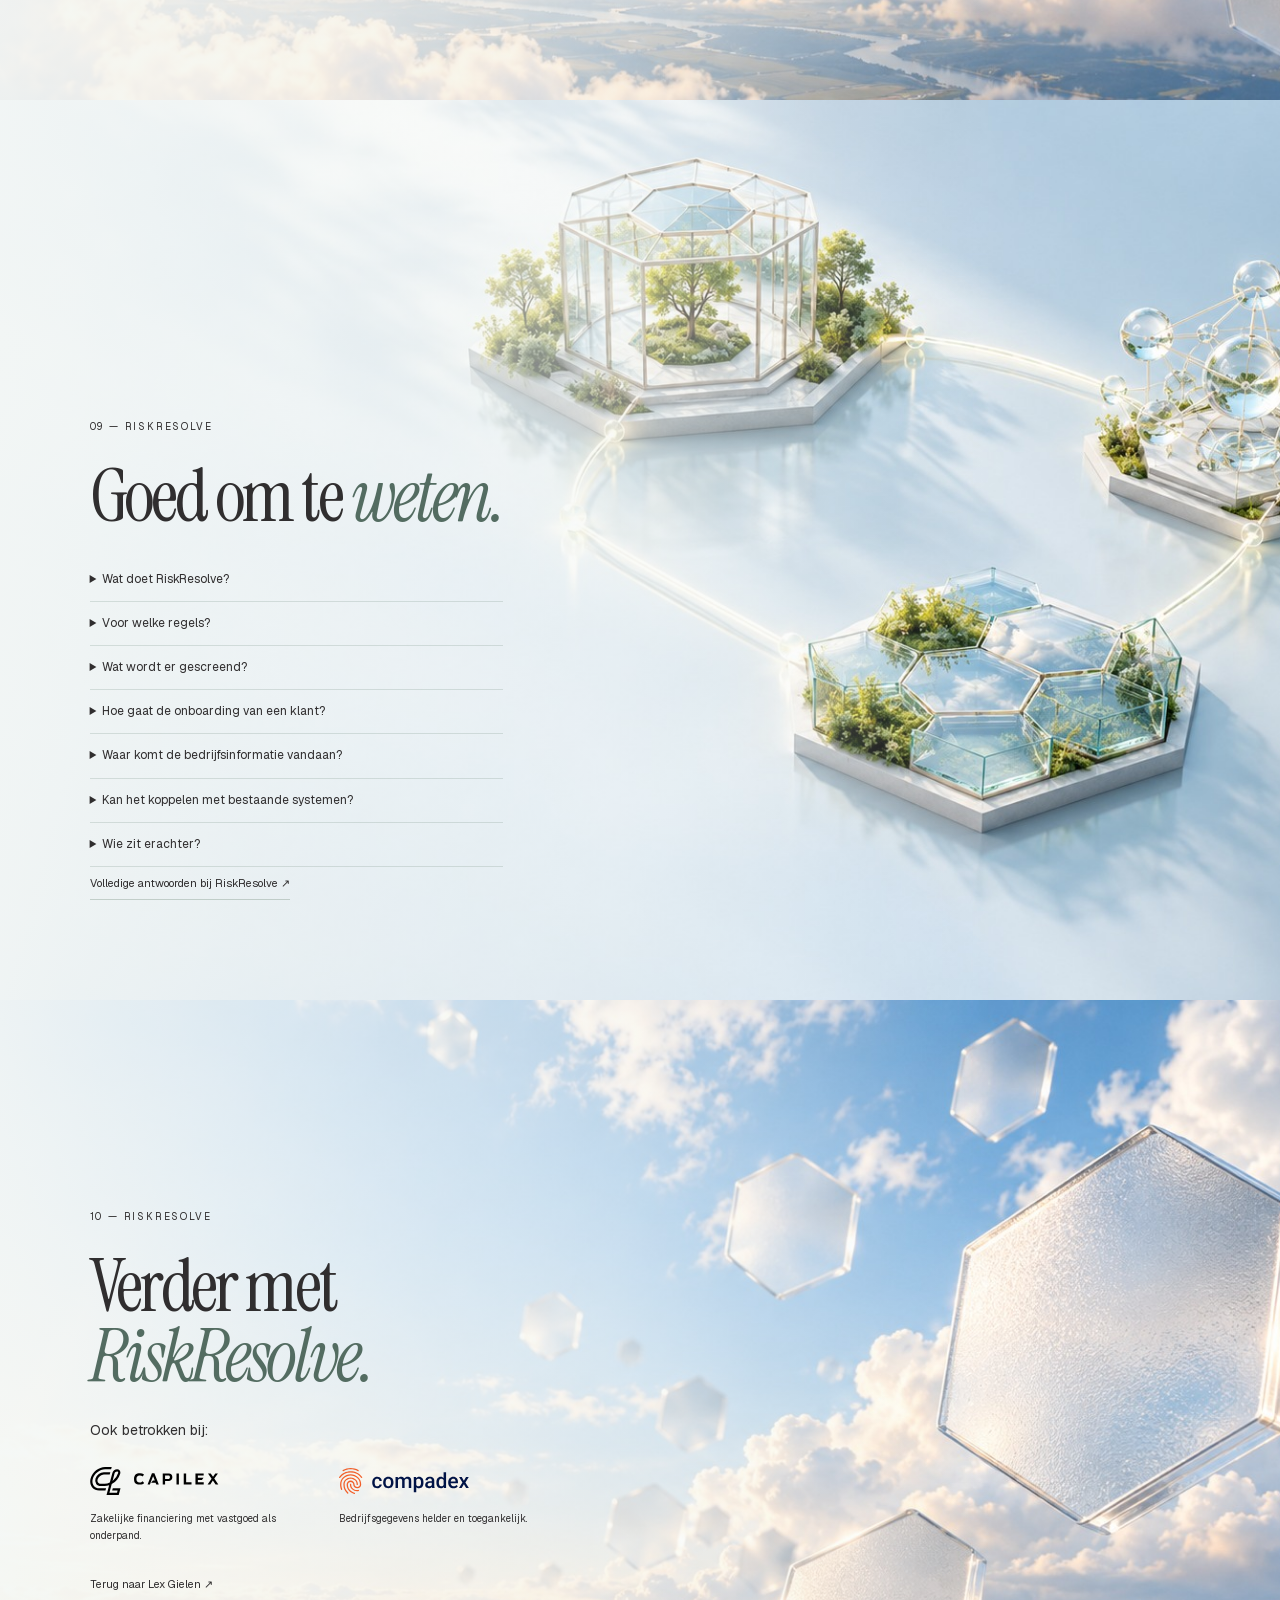
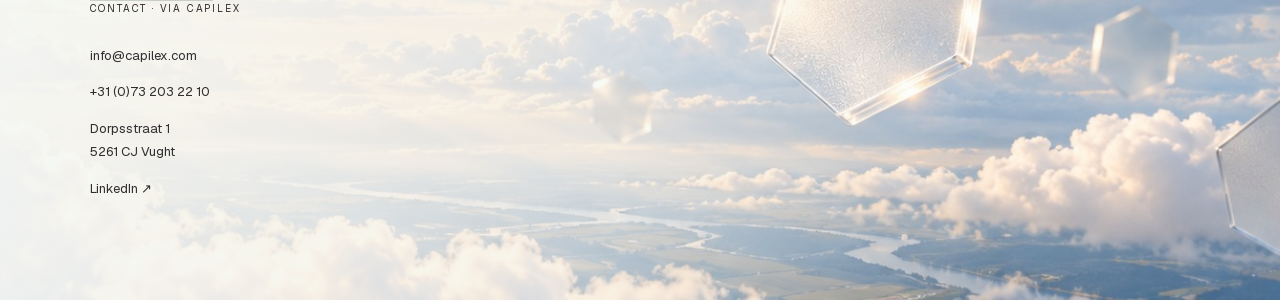
<file: riskresolve/index.html>
<!doctype html>
<html lang="nl"><head><meta charset="utf-8"><meta name="viewport" content="width=device-width,initial-scale=1"><meta name="theme-color" content="#edf2f3"><meta name="description" content="RiskResolve bundelt klantonderzoek in één platform: dossier, UBO-structuur, screening, klantacties, beoordeling en een vastgelegd besluit."><title>RiskResolve — Klantonderzoek in één platform | Lex Gielen</title><link rel="canonical" href="https://lexgielen.nl/riskresolve/"><meta property="og:type" content="website"><meta property="og:locale" content="nl_NL"><meta property="og:site_name" content="Lex Gielen"><meta property="og:title" content="RiskResolve — Klantonderzoek in één platform"><meta property="og:description" content="RiskResolve bundelt klantonderzoek in één platform: dossier, UBO-structuur, screening, klantacties, beoordeling en een vastgelegd besluit."><meta property="og:url" content="https://lexgielen.nl/riskresolve/"><meta property="og:image" content="https://lexgielen.nl/assets/img/gen/scene-riskresolve.jpg"><meta name="twitter:card" content="summary_large_image"><link rel="icon" href="../assets/img/favicon.svg" type="image/svg+xml"><link rel="preload" href="../assets/fonts/InstrumentSerif-normal-400-latin.woff2" as="font" type="font/woff2" crossorigin><link rel="preload" href="../assets/fonts/Geist-normal-300-700-latin.woff2" as="font" type="font/woff2" crossorigin><link rel="stylesheet" href="../assets/fonts/fonts-lokaal.css"><link rel="stylesheet" href="../assets/vendor/lenis.css"><link rel="stylesheet" href="../assets/css/bedrijf.css?v=202611050912"><link rel="stylesheet" href="../assets/css/app-mock.css?v=202611050912"><script type="importmap">{"imports":{"three":"../assets/vendor/three.module.min.js","three/addons/":"../assets/vendor/addons/"}}</script></head><body><a class="skip" href="#opening">Naar het verhaal</a><div class="loader" aria-hidden="true"><svg viewbox="0 0 100 100"><path d="M50 5 89 27.5v45L50 95 11 72.5v-45Z"></path></svg><span>LEX GIELEN</span><output>00%</output></div><div id="visual" aria-hidden="true"></div><header class="nav"><a class="brand" href="../" aria-label="Lex Gielen, begin"><img src="../assets/img/logo-lg.svg" alt=""><span>Lex Gielen</span></a><div class="nav-cos" aria-label="Home en bedrijven"><span class="nav-co-label">Lex Gielen</span><a class="nav-co" href="../"><span class="home-woord"><img src="../assets/img/logo-lg.svg" alt="">Home</span><small>Over Lex</small></a><a class="nav-co" href="../capilex/"><img src="../assets/logos/capilex.svg" alt="Capilex"><small>Financiering</small></a><a class="nav-co" href="../riskresolve/" aria-current="page"><img src="../assets/logos/riskresolve-dark.svg" alt="RiskResolve"><small>Compliance</small></a><a class="nav-co" href="../compadex/"><img src="../assets/logos/compadex.svg" alt="Compadex"><small>Bedrijfsdata</small></a></div><nav class="subnav" aria-label="Op deze pagina"><span class="sub-label"><img src="../assets/logos/riskresolve-dark.svg" alt="RiskResolve"></span><span class="indicator"></span><a href="#r-1">Dossier</a><a href="#r-3">Screening</a><a href="#r-5">Klantacties</a><a href="#r-7">Beoordelen</a><a href="#r-9">Besluit</a><a href="#opsporen">Opsporen</a><a href="#faq">Vragen</a></nav><a class="contact-button" href="#hoofdstuk-12">Contact <span>↗</span></a><button class="menu" aria-expanded="false" aria-label="Menu openen">Menu +</button><div class="nav-progress"></div></header><main id="film"><section id="opening" class="chapter" data-image="riskresolve" style="--still:url('../img/gen/scene-riskresolve.jpg');--still-mobile:url('../img/gen/scene-riskresolve-mobile.jpg')"><div class="still"></div><div class="copy"><p class="eyebrow" data-cms="opening.p1">00 — RISKRESOLVE</p><h1 data-cms="opening.h11">Klantonderzoek zonder papierwerk</h1><img class="company-logo" src="../assets/logos/riskresolve-dark.svg" alt="RiskResolve"><p class="opening-uitleg" data-cms="opening.p2">RiskResolve is een platform voor klantonderzoek. Organisaties die onder de Wwft vallen, leggen er hun klantdossiers in vast: wie zit erachter, zijn er risico’s, en is alles aantoonbaar gecontroleerd. Screenen, verzoeken aan de klant, ondertekenen en het besluit zitten in één systeem.</p><ul class="opening-punten"><li data-cms="opening.li1">Wwft en KYC in één dossier</li><li data-cms="opening.li2">PEP, sancties, media en insolventie</li><li data-cms="opening.li3">Abonnement plus gebruik</li></ul><p class="opening-opdeze" data-cms="opening.p3">Op deze pagina: de vijf stappen van een klantdossier, van aanmaken tot bewaren.</p><a class="text-link" href="https://www.riskresolve.com/nl" target="_blank" rel="noopener">Naar riskresolve.com ↗</a></div></section><section id="hoofdstuk-1" class="chapter company-content" data-image="4" style="--still:url('../img/gen/scene-4.jpg');--still-mobile:url('../img/gen/scene-4-mobile.jpg')"><div class="still"></div><div class="copy"><p class="eyebrow" data-cms="hoofdstuk-1.p1">01 — RISKRESOLVE</p><h2 data-cms="hoofdstuk-1.h21">Eén platform<br><em>voor klantonderzoek.</em></h2><p data-cms="hoofdstuk-1.p2">Dossiers, screenings, digitale acties en onderbouwde beoordelingen ondersteunen klantonderzoek volgens Wwft en KYC.</p><p class="origin" data-cms="hoofdstuk-1.p3">Ontstaan uit de financieringspraktijk: bij elke aanvraag het risico zorgvuldig afwegen. Eigen software, ook in gebruik bij Capilex.</p></div></section><section id="r-1" class="chapter has-product journey-step " data-image="3" style="--still:url('../img/gen/scene-3.jpg');--still-mobile:url('../img/gen/scene-3-mobile.jpg')"><div class="still"></div><div class="copy"><div class="step-rail"><span>Stap 1 / 5 · Dossier en profiel</span><div aria-hidden="true"><i class="current"></i><i class=""></i><i class=""></i><i class=""></i><i class=""></i></div></div><p class="eyebrow" data-cms="r-1.p1">02 — RISKRESOLVE · VOORBEELD</p><h2 data-cms="r-1.h21">Dossier en profiel</h2><p data-cms="r-1.p2">Eén dossier per klant, automatisch aangevuld met structuur, bestuurders, aandeelhouders en jaarrekeningen.</p><dl class="journey-notes stap-uitleg"><div><dt>U doet</dt><dd data-cms="r-1.dd1">Maakt een dossier aan en controleert het profiel.</dd></div><div><dt>Het systeem doet</dt><dd data-cms="r-1.dd2">Koppelt het bedrijf en vult het profiel aan met actuele bedrijfsinformatie.</dd></div><div class="waarom"><dt>Waarom het telt</dt><dd data-cms="r-1.dd3">Alles over één klant op één plek, zonder zoekwerk.</dd></div></dl></div><figure class="product-window"><div class="mock-frame"><div class="app-window rr" aria-hidden="true"><div class="rr-top"><div class="rr-logo"><i>✳</i>RiskResolve</div><div class="rr-search">⌕ Zoeken naar dossiers, bedrijven of personen… <kbd>⌘K</kbd></div><div class="rr-acts"><span>🔔</span><span class="lg">LG</span><span class="lg">+</span></div></div><div class="rr-side"><div class="rr-org"><b>VB</b><div>Voorbeeld Beheer B.V.<small>00000000</small></div></div><h6>ALGEMEEN</h6><a>Dashboard</a><a class="on">Dossiers</a><a>Screenings</a><a>Acties</a><h6>BEHEER</h6><a>Proceduresjablonen</a><a>Contractsjablonen</a><a>Vragenlijstsjablonen</a><a>Formuliersjablonen</a><a>Workflows</a><a class="end">Instellingen</a><a>Feedback</a></div><div class="rr-main"><div class="crumb">Dossiers › Klantacceptatie › Bakkerij Voorbeeld B.V.</div><div class="rr-head"><h5>Bakkerij Voorbeeld B.V.</h5><span class="pl">Klantacceptatie</span><span class="pl nu">In behandeling</span></div><div class="steps"><div class="nu">1. Dossier</div><div class="">2. Screening</div><div class="">3. Klantacties</div><div class="">4. Beoordelen</div><div class="">5. Besluit</div></div><div class="cols"><div class="kaart" style="--d:0"><h4>Nieuw dossier</h4><p>Aanmaken · Bakkerij Voorbeeld B.V.</p><div class="regel" style="--d:0"><span>Voorbeeld Holding B.V.</span><span class="pl">✓</span></div><div class="regel" style="--d:1"><span>Type</span><span class="pl ">Klantacceptatie</span></div><div class="regel" style="--d:2"><span>Status</span><span class="pl ">In behandeling</span></div></div><div class="kaart" style="--d:1"><h4>Bedrijfsprofiel</h4><p>Verrijken · Bakkerij Voorbeeld B.V.</p><div class="regel" style="--d:1"><span>Voorbeeld Holding B.V.</span><span class="pl">✓</span></div><div class="regel" style="--d:1"><span>KvK</span><span class="pl ">00000000 · fictief</span></div><div class="regel" style="--d:2"><span>Rechtsvorm</span><span class="pl ">Besloten vennootschap</span></div></div><div class="kaart tijd" style="--d:2"><h4>Tijdlijn</h4><p>Alles vastgelegd in het audit log</p><div class="tl" style="--d:0"><b style="font-weight:500">Dossier aangemaakt</b><small>vandaag 09:02 · Compliance</small></div></div><div class="kaart docs" style="--d:3"><h4>Documenten</h4><p>Gekoppeld aan het dossier</p><div class="doc"><i>PDF</i><span>Uittreksel handelsregister</span><small>automatisch · vandaag</small><span class="pl ok">Gecontroleerd</span></div><div class="doc"><i>ID</i><span>Identiteitsbewijs bestuurder</span><small>klantportaal · vandaag</small><span class="pl ok">Geverifieerd</span></div><div class="doc"><i>UBO</i><span>UBO-verklaring</span><small>klantportaal · vandaag</small><span class="pl ok">Ontvangen</span></div><div class="doc"><i>DOC</i><span>Vragenlijst herkomst middelen</span><small>klantportaal</small><span class="pl let">Open</span></div></div></div><div class="knop">Volgende stap <i>→</i></div></div><svg class="cursor" viewBox="0 0 24 24"><path d="M4 2l15 11-6.5 1.2L16 21l-3 1.4-3.4-6.8L4 20z" fill="#1d1d1f" stroke="#fff" stroke-width="1.4" stroke-linejoin="round"/></svg></div></div><figcaption>Voorbeeldweergave van RiskResolve · fictieve gegevens</figcaption></figure></section><section id="r-3" class="chapter has-product journey-step " data-image="4" style="--still:url('../img/gen/scene-4.jpg');--still-mobile:url('../img/gen/scene-4-mobile.jpg')"><div class="still"></div><div class="copy"><div class="step-rail"><span>Stap 2 / 5 · Personen en screening</span><div aria-hidden="true"><i class="done"></i><i class="current"></i><i class=""></i><i class=""></i><i class=""></i></div></div><p class="eyebrow" data-cms="r-3.p1">03 — RISKRESOLVE · VOORBEELD</p><h2 data-cms="r-3.h21">Personen en screening</h2><p data-cms="r-3.p2">Wie zit erachter, en is er iets met hen aan de hand? UBO's, bestuurders en aandeelhouders worden gescreend op PEP, sancties, negatieve media en insolventies.</p><dl class="journey-notes stap-uitleg"><div><dt>U doet</dt><dd data-cms="r-3.dd1">Legt de rollen vast en start de screenings.</dd></div><div><dt>Het systeem doet</dt><dd data-cms="r-3.dd2">Zet treffers en mogelijke treffers overzichtelijk in het dossier.</dd></div><div class="waarom"><dt>Waarom het telt</dt><dd data-cms="r-3.dd3">Risico's zien vóórdat een klant wordt geaccepteerd.</dd></div></dl></div><figure class="product-window"><div class="mock-frame"><div class="app-window rr" aria-hidden="true"><div class="rr-top"><div class="rr-logo"><i>✳</i>RiskResolve</div><div class="rr-search">⌕ Zoeken naar dossiers, bedrijven of personen… <kbd>⌘K</kbd></div><div class="rr-acts"><span>🔔</span><span class="lg">LG</span><span class="lg">+</span></div></div><div class="rr-side"><div class="rr-org"><b>VB</b><div>Voorbeeld Beheer B.V.<small>00000000</small></div></div><h6>ALGEMEEN</h6><a>Dashboard</a><a class="on">Dossiers</a><a>Screenings</a><a>Acties</a><h6>BEHEER</h6><a>Proceduresjablonen</a><a>Contractsjablonen</a><a>Vragenlijstsjablonen</a><a>Formuliersjablonen</a><a>Workflows</a><a class="end">Instellingen</a><a>Feedback</a></div><div class="rr-main"><div class="crumb">Dossiers › Klantacceptatie › Bakkerij Voorbeeld B.V.</div><div class="rr-head"><h5>Bakkerij Voorbeeld B.V.</h5><span class="pl">Klantacceptatie</span><span class="pl nu">In behandeling</span></div><div class="steps"><div class="klaar">1. Dossier</div><div class="nu">2. Screening</div><div class="">3. Klantacties</div><div class="">4. Beoordelen</div><div class="">5. Besluit</div></div><div class="cols"><div class="kaart" style="--d:0"><h4>Personenboom</h4><p>Personen · Bakkerij Voorbeeld B.V.</p><div class="regel" style="--d:0"><span>Persoon A</span><span class="pl ">UBO</span></div><div class="regel" style="--d:1"><span>↳ Voorbeeld Holding B.V.</span><span class="pl">✓</span></div><div class="regel" style="--d:2"><span>　↳ Voorbeeld Werkmaatschappij B.V.</span><span class="pl">✓</span></div></div><div class="kaart" style="--d:1"><h4>Screenings</h4><p>Screenen · Bakkerij Voorbeeld B.V.</p><div class="regel" style="--d:1"><span>PEP</span><span class="pl ok">Geen treffer</span></div><div class="regel" style="--d:1"><span>Sancties</span><span class="pl ok">Geen treffer</span></div><div class="regel" style="--d:2"><span>Negatieve media</span><span class="pl let">Mogelijke treffer</span></div></div><div class="kaart tijd" style="--d:2"><h4>Tijdlijn</h4><p>Alles vastgelegd in het audit log</p><div class="tl" style="--d:0"><b style="font-weight:500">UBO's vastgelegd</b><small>09:10 · Compliance</small></div><div class="tl" style="--d:1"><b style="font-weight:500">KvK-gegevens opgehaald</b><small>09:03 · automatisch</small></div><div class="tl" style="--d:2"><b style="font-weight:500">Dossier aangemaakt</b><small>vandaag 09:02 · Compliance</small></div></div><div class="kaart docs" style="--d:3"><h4>Documenten</h4><p>Gekoppeld aan het dossier</p><div class="doc"><i>PDF</i><span>Uittreksel handelsregister</span><small>automatisch · vandaag</small><span class="pl ok">Gecontroleerd</span></div><div class="doc"><i>ID</i><span>Identiteitsbewijs bestuurder</span><small>klantportaal · vandaag</small><span class="pl ok">Geverifieerd</span></div><div class="doc"><i>UBO</i><span>UBO-verklaring</span><small>klantportaal · vandaag</small><span class="pl ok">Ontvangen</span></div><div class="doc"><i>DOC</i><span>Vragenlijst herkomst middelen</span><small>klantportaal</small><span class="pl let">Open</span></div></div></div><div class="knop">Volgende stap <i>→</i></div></div><svg class="cursor" viewBox="0 0 24 24"><path d="M4 2l15 11-6.5 1.2L16 21l-3 1.4-3.4-6.8L4 20z" fill="#1d1d1f" stroke="#fff" stroke-width="1.4" stroke-linejoin="round"/></svg></div></div><figcaption>Voorbeeldweergave van RiskResolve · fictieve gegevens</figcaption></figure></section><section id="r-5" class="chapter has-product journey-step " data-image="0" style="--still:url('../img/gen/scene-0.jpg');--still-mobile:url('../img/gen/scene-0-mobile.jpg')"><div class="still"></div><div class="copy"><div class="step-rail"><span>Stap 3 / 5 · Risico's en klantacties</span><div aria-hidden="true"><i class="done"></i><i class="done"></i><i class="current"></i><i class=""></i><i class=""></i></div></div><p class="eyebrow" data-cms="r-5.p1">04 — RISKRESOLVE · VOORBEELD</p><h2 data-cms="r-5.h21">Risico's en klantacties</h2><p data-cms="r-5.p2">Land- en brancherisico's geven context; ontbrekende stukken worden digitaal opgevraagd.</p><dl class="journey-notes stap-uitleg"><div><dt>U doet</dt><dd data-cms="r-5.dd1">Verstuurt verzoeken voor ID, UBO-verklaring, vragenlijst of documenten.</dd></div><div><dt>Het systeem doet</dt><dd data-cms="r-5.dd2">Markeert verhoogde risico's en zet de antwoorden terug in het dossier.</dd></div><div class="waarom"><dt>Waarom het telt</dt><dd data-cms="r-5.dd3">Gericht vragen, zonder losse mails en bijlagen.</dd></div></dl></div><figure class="product-window"><div class="mock-frame"><div class="app-window rr" aria-hidden="true"><div class="rr-top"><div class="rr-logo"><i>✳</i>RiskResolve</div><div class="rr-search">⌕ Zoeken naar dossiers, bedrijven of personen… <kbd>⌘K</kbd></div><div class="rr-acts"><span>🔔</span><span class="lg">LG</span><span class="lg">+</span></div></div><div class="rr-side"><div class="rr-org"><b>VB</b><div>Voorbeeld Beheer B.V.<small>00000000</small></div></div><h6>ALGEMEEN</h6><a>Dashboard</a><a class="on">Dossiers</a><a>Screenings</a><a>Acties</a><h6>BEHEER</h6><a>Proceduresjablonen</a><a>Contractsjablonen</a><a>Vragenlijstsjablonen</a><a>Formuliersjablonen</a><a>Workflows</a><a class="end">Instellingen</a><a>Feedback</a></div><div class="rr-main"><div class="crumb">Dossiers › Klantacceptatie › Bakkerij Voorbeeld B.V.</div><div class="rr-head"><h5>Bakkerij Voorbeeld B.V.</h5><span class="pl">Klantacceptatie</span><span class="pl nu">In behandeling</span></div><div class="steps"><div class="klaar">1. Dossier</div><div class="klaar">2. Screening</div><div class="nu">3. Klantacties</div><div class="">4. Beoordelen</div><div class="">5. Besluit</div></div><div class="cols"><div class="kaart" style="--d:0"><h4>Landencontrole</h4><p>Land en branche · Bakkerij Voorbeeld B.V.</p><div class="regel" style="--d:0"><span>Vestigingsland</span><span class="pl ">Nederland</span></div><div class="regel" style="--d:1"><span>Geboorteland</span><span class="pl ">Nederland</span></div><div class="regel" style="--d:2"><span>Landrisico</span><span class="pl ">Laag</span></div></div><div class="kaart" style="--d:1"><h4>Acties</h4><p>Acties · Bakkerij Voorbeeld B.V.</p><div class="regel" style="--d:1"><span>ID-verificatie</span><span class="pl ">Verzonden</span></div><div class="regel" style="--d:1"><span>Vragenlijst</span><span class="pl ">In uitvoering</span></div><div class="regel" style="--d:2"><span>Documentverzoek</span><span class="pl ok">Afgerond</span></div></div><div class="kaart tijd" style="--d:2"><h4>Tijdlijn</h4><p>Alles vastgelegd in het audit log</p><div class="tl" style="--d:0"><b style="font-weight:500">Land- en branchecheck</b><small>09:12 · automatisch</small></div><div class="tl" style="--d:1"><b style="font-weight:500">Screening gestart</b><small>09:11 · automatisch</small></div><div class="tl" style="--d:2"><b style="font-weight:500">UBO's vastgelegd</b><small>09:10 · Compliance</small></div><div class="tl" style="--d:3"><b style="font-weight:500">KvK-gegevens opgehaald</b><small>09:03 · automatisch</small></div></div><div class="kaart docs" style="--d:3"><h4>Documenten</h4><p>Gekoppeld aan het dossier</p><div class="doc"><i>PDF</i><span>Uittreksel handelsregister</span><small>automatisch · vandaag</small><span class="pl ok">Gecontroleerd</span></div><div class="doc"><i>ID</i><span>Identiteitsbewijs bestuurder</span><small>klantportaal · vandaag</small><span class="pl ok">Geverifieerd</span></div><div class="doc"><i>UBO</i><span>UBO-verklaring</span><small>klantportaal · vandaag</small><span class="pl ok">Ontvangen</span></div><div class="doc"><i>DOC</i><span>Vragenlijst herkomst middelen</span><small>klantportaal</small><span class="pl let">Open</span></div></div></div><div class="knop">Volgende stap <i>→</i></div></div><svg class="cursor" viewBox="0 0 24 24"><path d="M4 2l15 11-6.5 1.2L16 21l-3 1.4-3.4-6.8L4 20z" fill="#1d1d1f" stroke="#fff" stroke-width="1.4" stroke-linejoin="round"/></svg></div></div><figcaption>Voorbeeldweergave van RiskResolve · fictieve gegevens</figcaption></figure></section><section id="r-7" class="chapter has-product journey-step " data-image="3" style="--still:url('../img/gen/scene-3.jpg');--still-mobile:url('../img/gen/scene-3-mobile.jpg')"><div class="still"></div><div class="copy"><div class="step-rail"><span>Stap 4 / 5 · Tekenen en beoordelen</span><div aria-hidden="true"><i class="done"></i><i class="done"></i><i class="done"></i><i class="current"></i><i class=""></i></div></div><p class="eyebrow" data-cms="r-7.p1">05 — RISKRESOLVE · VOORBEELD</p><h2 data-cms="r-7.h21">Tekenen en beoordelen</h2><p data-cms="r-7.p2">Contracten worden online getekend volgens eIDAS; een onderbouwde risicoscore helpt bij het oordeel.</p><dl class="journey-notes stap-uitleg"><div><dt>U doet</dt><dd data-cms="r-7.dd1">Verstuurt het contract en weegt score en signalen.</dd></div><div><dt>Het systeem doet</dt><dd data-cms="r-7.dd2">Verzamelt de handtekeningen en berekent de score uit vragenlijsten, screenings en onderzoek.</dd></div><div class="waarom"><dt>Waarom het telt</dt><dd data-cms="r-7.dd3">Rechtsgeldig rond en een uitlegbaar oordeel.</dd></div></dl></div><figure class="product-window"><div class="mock-frame"><div class="app-window rr" aria-hidden="true"><div class="rr-top"><div class="rr-logo"><i>✳</i>RiskResolve</div><div class="rr-search">⌕ Zoeken naar dossiers, bedrijven of personen… <kbd>⌘K</kbd></div><div class="rr-acts"><span>🔔</span><span class="lg">LG</span><span class="lg">+</span></div></div><div class="rr-side"><div class="rr-org"><b>VB</b><div>Voorbeeld Beheer B.V.<small>00000000</small></div></div><h6>ALGEMEEN</h6><a>Dashboard</a><a class="on">Dossiers</a><a>Screenings</a><a>Acties</a><h6>BEHEER</h6><a>Proceduresjablonen</a><a>Contractsjablonen</a><a>Vragenlijstsjablonen</a><a>Formuliersjablonen</a><a>Workflows</a><a class="end">Instellingen</a><a>Feedback</a></div><div class="rr-main"><div class="crumb">Dossiers › Klantacceptatie › Bakkerij Voorbeeld B.V.</div><div class="rr-head"><h5>Bakkerij Voorbeeld B.V.</h5><span class="pl">Klantacceptatie</span><span class="pl nu">In behandeling</span></div><div class="steps"><div class="klaar">1. Dossier</div><div class="klaar">2. Screening</div><div class="klaar">3. Klantacties</div><div class="nu">4. Beoordelen</div><div class="">5. Besluit</div></div><div class="cols"><div class="kaart" style="--d:0"><h4>Contract</h4><p>Ondertekenen · Bakkerij Voorbeeld B.V.</p><div class="regel" style="--d:0"><span>Overeenkomst</span><span class="pl ">Voorbeeld Holding B.V.</span></div><div class="regel" style="--d:1"><span>Concept controleren</span><span class="pl">✓</span></div><div class="regel" style="--d:2"><span>Ondertekening</span><span class="pl ">Verzonden</span></div></div><div class="kaart" style="--d:1"><h4>Risicoprofiel</h4><p>Risico · Bakkerij Voorbeeld B.V.</p><div class="regel" style="--d:1"><span>Niveau</span><span class="pl let">Gemiddeld</span></div><div class="regel" style="--d:1"><span>Sancties</span><span class="pl ok">Geen signaal</span></div><div class="regel" style="--d:2"><span>Negatieve media</span><span class="pl let">Aandachtspunt</span></div></div><div class="kaart tijd" style="--d:2"><h4>Tijdlijn</h4><p>Alles vastgelegd in het audit log</p><div class="tl" style="--d:0"><b style="font-weight:500">Contract ondertekend</b><small>11:45 · klant</small></div><div class="tl" style="--d:1"><b style="font-weight:500">Vragenlijst verstuurd</b><small>09:20 · klantportaal</small></div><div class="tl" style="--d:2"><b style="font-weight:500">Land- en branchecheck</b><small>09:12 · automatisch</small></div><div class="tl" style="--d:3"><b style="font-weight:500">Screening gestart</b><small>09:11 · automatisch</small></div></div><div class="kaart docs" style="--d:3"><h4>Documenten</h4><p>Gekoppeld aan het dossier</p><div class="doc"><i>PDF</i><span>Uittreksel handelsregister</span><small>automatisch · vandaag</small><span class="pl ok">Gecontroleerd</span></div><div class="doc"><i>ID</i><span>Identiteitsbewijs bestuurder</span><small>klantportaal · vandaag</small><span class="pl ok">Geverifieerd</span></div><div class="doc"><i>UBO</i><span>UBO-verklaring</span><small>klantportaal · vandaag</small><span class="pl ok">Ontvangen</span></div><div class="doc"><i>DOC</i><span>Vragenlijst herkomst middelen</span><small>klantportaal</small><span class="pl let">Open</span></div></div></div><div class="knop">Volgende stap <i>→</i></div></div><svg class="cursor" viewBox="0 0 24 24"><path d="M4 2l15 11-6.5 1.2L16 21l-3 1.4-3.4-6.8L4 20z" fill="#1d1d1f" stroke="#fff" stroke-width="1.4" stroke-linejoin="round"/></svg></div></div><figcaption>Voorbeeldweergave van RiskResolve · fictieve gegevens</figcaption></figure></section><section id="r-9" class="chapter has-product journey-step " data-image="1" style="--still:url('../img/gen/scene-1.jpg');--still-mobile:url('../img/gen/scene-1-mobile.jpg')"><div class="still"></div><div class="copy"><div class="step-rail"><span>Stap 5 / 5 · Besluit en bewaren</span><div aria-hidden="true"><i class="done"></i><i class="done"></i><i class="done"></i><i class="done"></i><i class="current"></i></div></div><p class="eyebrow" data-cms="r-9.p1">06 — RISKRESOLVE · VOORBEELD</p><h2 data-cms="r-9.h21">Besluit en bewaren</h2><p data-cms="r-9.p2">Het besluit wordt vastgelegd, het dossier bewaard en de herbeoordeling ingepland.</p><dl class="journey-notes stap-uitleg"><div><dt>U doet</dt><dd data-cms="r-9.dd1">Keurt goed of af en plant de volgende herbeoordeling.</dd></div><div><dt>Het systeem doet</dt><dd data-cms="r-9.dd2">Houdt status, besluitvormers en een audit log bij (vanaf het Advanced-pakket).</dd></div><div class="waarom"><dt>Waarom het telt</dt><dd data-cms="r-9.dd3">Klaar voor elke controle, ook jaren later.</dd></div></dl></div><figure class="product-window"><div class="mock-frame"><div class="app-window rr" aria-hidden="true"><div class="rr-top"><div class="rr-logo"><i>✳</i>RiskResolve</div><div class="rr-search">⌕ Zoeken naar dossiers, bedrijven of personen… <kbd>⌘K</kbd></div><div class="rr-acts"><span>🔔</span><span class="lg">LG</span><span class="lg">+</span></div></div><div class="rr-side"><div class="rr-org"><b>VB</b><div>Voorbeeld Beheer B.V.<small>00000000</small></div></div><h6>ALGEMEEN</h6><a>Dashboard</a><a class="on">Dossiers</a><a>Screenings</a><a>Acties</a><h6>BEHEER</h6><a>Proceduresjablonen</a><a>Contractsjablonen</a><a>Vragenlijstsjablonen</a><a>Formuliersjablonen</a><a>Workflows</a><a class="end">Instellingen</a><a>Feedback</a></div><div class="rr-main"><div class="crumb">Dossiers › Klantacceptatie › Bakkerij Voorbeeld B.V.</div><div class="rr-head"><h5>Bakkerij Voorbeeld B.V.</h5><span class="pl">Klantacceptatie</span><span class="pl nu">In behandeling</span></div><div class="steps"><div class="klaar">1. Dossier</div><div class="klaar">2. Screening</div><div class="klaar">3. Klantacties</div><div class="klaar">4. Beoordelen</div><div class="nu">5. Besluit</div></div><div class="cols"><div class="kaart" style="--d:0"><h4>Dossierstatus</h4><p>Besluit · Bakkerij Voorbeeld B.V.</p><div class="regel" style="--d:0"><span>In behandeling → Ter goedkeuring</span><span class="pl">✓</span></div><div class="regel" style="--d:1"><span>Besluit</span><span class="pl ">Goedgekeurd / Afgewezen</span></div><div class="regel" style="--d:2"><span>Voorbeeld</span><span class="pl ">Ter goedkeuring</span></div></div><div class="kaart" style="--d:1"><h4>Dossierarchief</h4><p>Bewaren · Bakkerij Voorbeeld B.V.</p><div class="regel" style="--d:1"><span>Notities</span><span class="pl">✓</span></div><div class="regel" style="--d:1"><span>Documenten</span><span class="pl">✓</span></div><div class="regel" style="--d:2"><span>Auditlog</span><span class="pl ">Vanaf Advanced</span></div></div><div class="kaart tijd" style="--d:2"><h4>Tijdlijn</h4><p>Alles vastgelegd in het audit log</p><div class="tl" style="--d:0"><b style="font-weight:500">Besluit vastgelegd</b><small>13:30 · vier-ogen</small></div><div class="tl" style="--d:1"><b style="font-weight:500">Risicoprofiel opgesteld</b><small>13:05 · Compliance</small></div><div class="tl" style="--d:2"><b style="font-weight:500">Contract ondertekend</b><small>11:45 · klant</small></div><div class="tl" style="--d:3"><b style="font-weight:500">Vragenlijst verstuurd</b><small>09:20 · klantportaal</small></div></div><div class="kaart docs" style="--d:3"><h4>Documenten</h4><p>Gekoppeld aan het dossier</p><div class="doc"><i>PDF</i><span>Uittreksel handelsregister</span><small>automatisch · vandaag</small><span class="pl ok">Gecontroleerd</span></div><div class="doc"><i>ID</i><span>Identiteitsbewijs bestuurder</span><small>klantportaal · vandaag</small><span class="pl ok">Geverifieerd</span></div><div class="doc"><i>UBO</i><span>UBO-verklaring</span><small>klantportaal · vandaag</small><span class="pl ok">Ontvangen</span></div><div class="doc"><i>DOC</i><span>Vragenlijst herkomst middelen</span><small>klantportaal</small><span class="pl let">Open</span></div></div></div><div class="knop">Volgende stap <i>→</i></div></div><svg class="cursor" viewBox="0 0 24 24"><path d="M4 2l15 11-6.5 1.2L16 21l-3 1.4-3.4-6.8L4 20z" fill="#1d1d1f" stroke="#fff" stroke-width="1.4" stroke-linejoin="round"/></svg></div></div><figcaption>Voorbeeldweergave van RiskResolve · fictieve gegevens</figcaption></figure></section><section id="opsporen" class="chapter company-content" data-image="2" style="--still:url('../img/gen/scene-2.jpg');--still-mobile:url('../img/gen/scene-2-mobile.jpg')"><div class="still"></div><div class="copy"><p class="eyebrow" data-cms="opsporen.p1">07 — RISKRESOLVE</p><h2 data-cms="opsporen.h21">Misstanden vinden<br><em>vóór ze schade doen.</em></h2><p class="uitleg" data-cms="opsporen.p2">Fraude, witwassen en katvangers zie je niet aan een aanvraagformulier. Wie financiert, leert dat snel. Daarom bouwen we al jaren eigen software om uit te zoeken wie er echt achter een bedrijf zit en of het verhaal klopt.</p><p class="uitleg" data-cms="opsporen.p3">Wat bij Capilex begon als eigen gereedschap voor compliance en de Wwft, groeide uit tot RiskResolve. Geen vinkjes zetten, maar speurwerk met bewijs in het dossier.</p></div><figure class="fr-tools" aria-label="Zelf ontwikkelde tools voor opsporing"><div class="fr-scan" aria-hidden="true"></div><ul><li style="--d:0"><svg viewBox="0 0 24 24" aria-hidden="true"><circle cx="6" cy="6" r="2.4"/><circle cx="18" cy="7" r="2.4"/><circle cx="12" cy="18" r="2.4"/><path d="M8 7.2 15.7 7M7.2 8 11 15.8M16.9 9 13 15.9"/></svg><b>Netwerkanalyse</b><span>Personen, bedrijven en bestuurders aan elkaar koppelen, tot en met de uiteindelijk belanghebbende.</span></li><li style="--d:1"><svg viewBox="0 0 24 24" aria-hidden="true"><path d="M5 3h10l4 4v14H5z"/><path d="M9 11h6M9 15h6"/></svg><b>Registers</b><span>KvK, Kadaster, insolventie en sanctielijsten, en wijzigingen die daarna nog binnenkomen.</span></li><li style="--d:2"><svg viewBox="0 0 24 24" aria-hidden="true"><path d="M3 10 12 4l9 6"/><path d="M5 10v8M10 10v8M14 10v8M19 10v8M3 20h18"/></svg><b>Bankdata</b><span>Transacties via PSD2 op tegenpartijen en patronen, in plaats van PDF’s die te bewerken zijn.</span></li><li style="--d:3"><svg viewBox="0 0 24 24" aria-hidden="true"><circle cx="11" cy="11" r="6.5"/><path d="m16 16 5 5"/></svg><b>Dossieronderzoek</b><span>AI loopt stukken en verklaringen na en legt tegenstrijdigheden naast elkaar.</span></li><li style="--d:4"><svg viewBox="0 0 24 24" aria-hidden="true"><path d="M4 5h13v14H6a2 2 0 0 1-2-2z"/><path d="M17 9h3v8a2 2 0 0 1-2 2M8 9h5M8 13h5"/></svg><b>Media en verslagen</b><span>Negatief nieuws en curatorverslagen, per persoon en per rechtspersoon.</span></li><li style="--d:5"><svg viewBox="0 0 24 24" aria-hidden="true"><path d="M3 12h4l3-7 4 14 3-7h4"/></svg><b>Blijven kijken</b><span>Signalen ook na de start, want een dossier is na goedkeuring niet klaar.</span></li></ul></figure></section><section id="hoofdstuk-9" class="chapter company-content combined-facts" data-image="0" style="--still:url('../img/gen/scene-0.jpg');--still-mobile:url('../img/gen/scene-0-mobile.jpg')"><div class="still"></div><div class="copy"><p class="eyebrow" data-cms="hoofdstuk-9.p1">08 — RISKRESOLVE</p><h2 data-cms="hoofdstuk-9.h21">Voor wie · <em>controleerbaar.</em></h2><div class="audience-grid "><article data-cms="hoofdstuk-9.article1"><h3>Compliance officers</h3><p>Voor klantacceptatie, KYC en onderbouwde risicobeoordelingen.</p></article><article data-cms="hoofdstuk-9.article2"><h3>Financiële dienstverleners</h3><p>Voor screening en digitale onboarding van bedrijven en personen.</p></article><article data-cms="hoofdstuk-9.article3"><h3>Operationele teams</h3><p>Voor een compleet dossier, opvolgbare acties en een auditlog.</p></article></div><h3 class="facts-heading" data-cms="hoofdstuk-9.h31">Controleerbaar</h3><dl class="fields "><div><dt>Rechtspersoon</dt><dd data-cms="hoofdstuk-9.dd1">RiskResolve B.V.</dd></div><div><dt>KvK</dt><dd data-cms="hoofdstuk-9.dd2">96041013</dd></div><div><dt>Adres</dt><dd data-cms="hoofdstuk-9.dd3">Dorpsstraat 1, 5261 CJ Vught</dd></div><div><dt>Rol Lex</dt><dd data-cms="hoofdstuk-9.dd4">Oprichter</dd></div><div><dt>Officiële site</dt><dd data-cms="hoofdstuk-9.dd5"><a href="https://www.riskresolve.com/nl" target="_blank" rel="noopener">riskresolve.com ↗</a></dd></div><div><dt>Contact</dt><dd data-cms="hoofdstuk-9.dd6"><a href="mailto:info@capilex.com">Via Capilex · info@capilex.com</a></dd></div><div><dt>Stand</dt><dd data-cms="hoofdstuk-9.dd7">1 november 2026</dd></div></dl></div></section><section id="faq" class="chapter company-content" data-image="4" style="--still:url('../img/gen/scene-4.jpg');--still-mobile:url('../img/gen/scene-4-mobile.jpg')"><div class="still"></div><div class="copy" data-lenis-prevent><p class="eyebrow" data-cms="faq.p1">09 — RISKRESOLVE</p><h2 data-cms="faq.h21">Goed om te <em>weten.</em></h2><details><summary data-cms="faq.summary1">Wat doet RiskResolve?</summary><p data-cms="faq.p2">Het automatiseert klantonderzoek, risicobeoordeling en onboarding in één platform.</p></details><details><summary data-cms="faq.summary2">Voor welke regels?</summary><p data-cms="faq.p3">Onder meer de Wwft en KYC-richtlijnen.</p></details><details><summary data-cms="faq.summary3">Wat wordt er gescreend?</summary><p data-cms="faq.p4">PEP-status, sanctielijsten, negatieve media, insolventies, sector- en landrisico, voor bedrijven en personen.</p></details><details><summary data-cms="faq.summary4">Hoe gaat de onboarding van een klant?</summary><p data-cms="faq.p5">Via digitale acties: ID-verificatie, UBO-verklaring, documentverzoek en contractondertekening volgens eIDAS.</p></details><details><summary data-cms="faq.summary5">Waar komt de bedrijfsinformatie vandaan?</summary><p data-cms="faq.p6">Uit automatische verrijking: structuur, aandeelhouders, bestuurders, jaarrekeningen, kredietbeoordelingen en concernrelaties.</p></details><details><summary data-cms="faq.summary6">Kan het koppelen met bestaande systemen?</summary><p data-cms="faq.p7">Ja, via koppelingen met CRM- en ERP-systemen.</p></details><details><summary data-cms="faq.summary7">Wie zit erachter?</summary><p data-cms="faq.p8">RiskResolve B.V. (KvK 96041013) in Vught.</p></details><a class="text-link " href="https://www.riskresolve.com/nl" target="_blank" rel="noopener">Volledige antwoorden bij RiskResolve ↗</a></div></section><section id="hoofdstuk-12" class="chapter company-content" data-image="0" style="--still:url('../img/gen/scene-0.jpg');--still-mobile:url('../img/gen/scene-0-mobile.jpg')"><div class="still"></div><div class="copy"><p class="eyebrow" data-cms="hoofdstuk-12.p1">10 — RISKRESOLVE</p><h2 data-cms="hoofdstuk-12.h21">Verder met<br><em>RiskResolve.</em></h2><p data-cms="hoofdstuk-12.p2">Ook betrokken bij:</p><div class="f7-brands "><a href="../capilex/"><img src="../assets/logos/capilex.svg" alt="Capilex"><span>Zakelijke financiering met vastgoed als onderpand.</span></a><a href="../compadex/"><img src="../assets/logos/compadex.svg" alt="Compadex"><span>Bedrijfsgegevens helder en toegankelijk.</span></a></div><a class="text-link" href="../index.html">Terug naar Lex Gielen ↗</a><div class="contact" id="contact"><div><p class="eyebrow" data-cms="hoofdstuk-12.p3">CONTACT · VIA CAPILEX</p><p data-cms="hoofdstuk-12.p4">info@capilex.com</p><a href="tel:+31732032210">+31 (0)73 203 22 10</a></div><p data-cms="hoofdstuk-12.p5">Dorpsstraat 1<br>5261 CJ Vught</p><a href="https://nl.linkedin.com/in/lexgielen" target="_blank" rel="noopener">LinkedIn ↗</a></div></div></section></main><footer class="film-footer"><span class="chapter-count">00 / 10</span><span class="scroll-cue">SCROLL OM TE ONTDEKKEN <b>↓</b></span><span>DATA. RISK. FINANCIERING.</span><button class="scroll-modus" type="button" hidden>Scrollen: <b>per scène</b> <i>⇄</i></button></footer><noscript><style>.loader{display:none}</style></noscript><script src="../assets/vendor/gsap.min.js"></script><script src="../assets/vendor/ScrollTrigger.min.js"></script><script src="../assets/vendor/lenis.min.js"></script><script type="module" src="../assets/js/bedrijf.js?v=202611050912"></script></body></html>
</file>
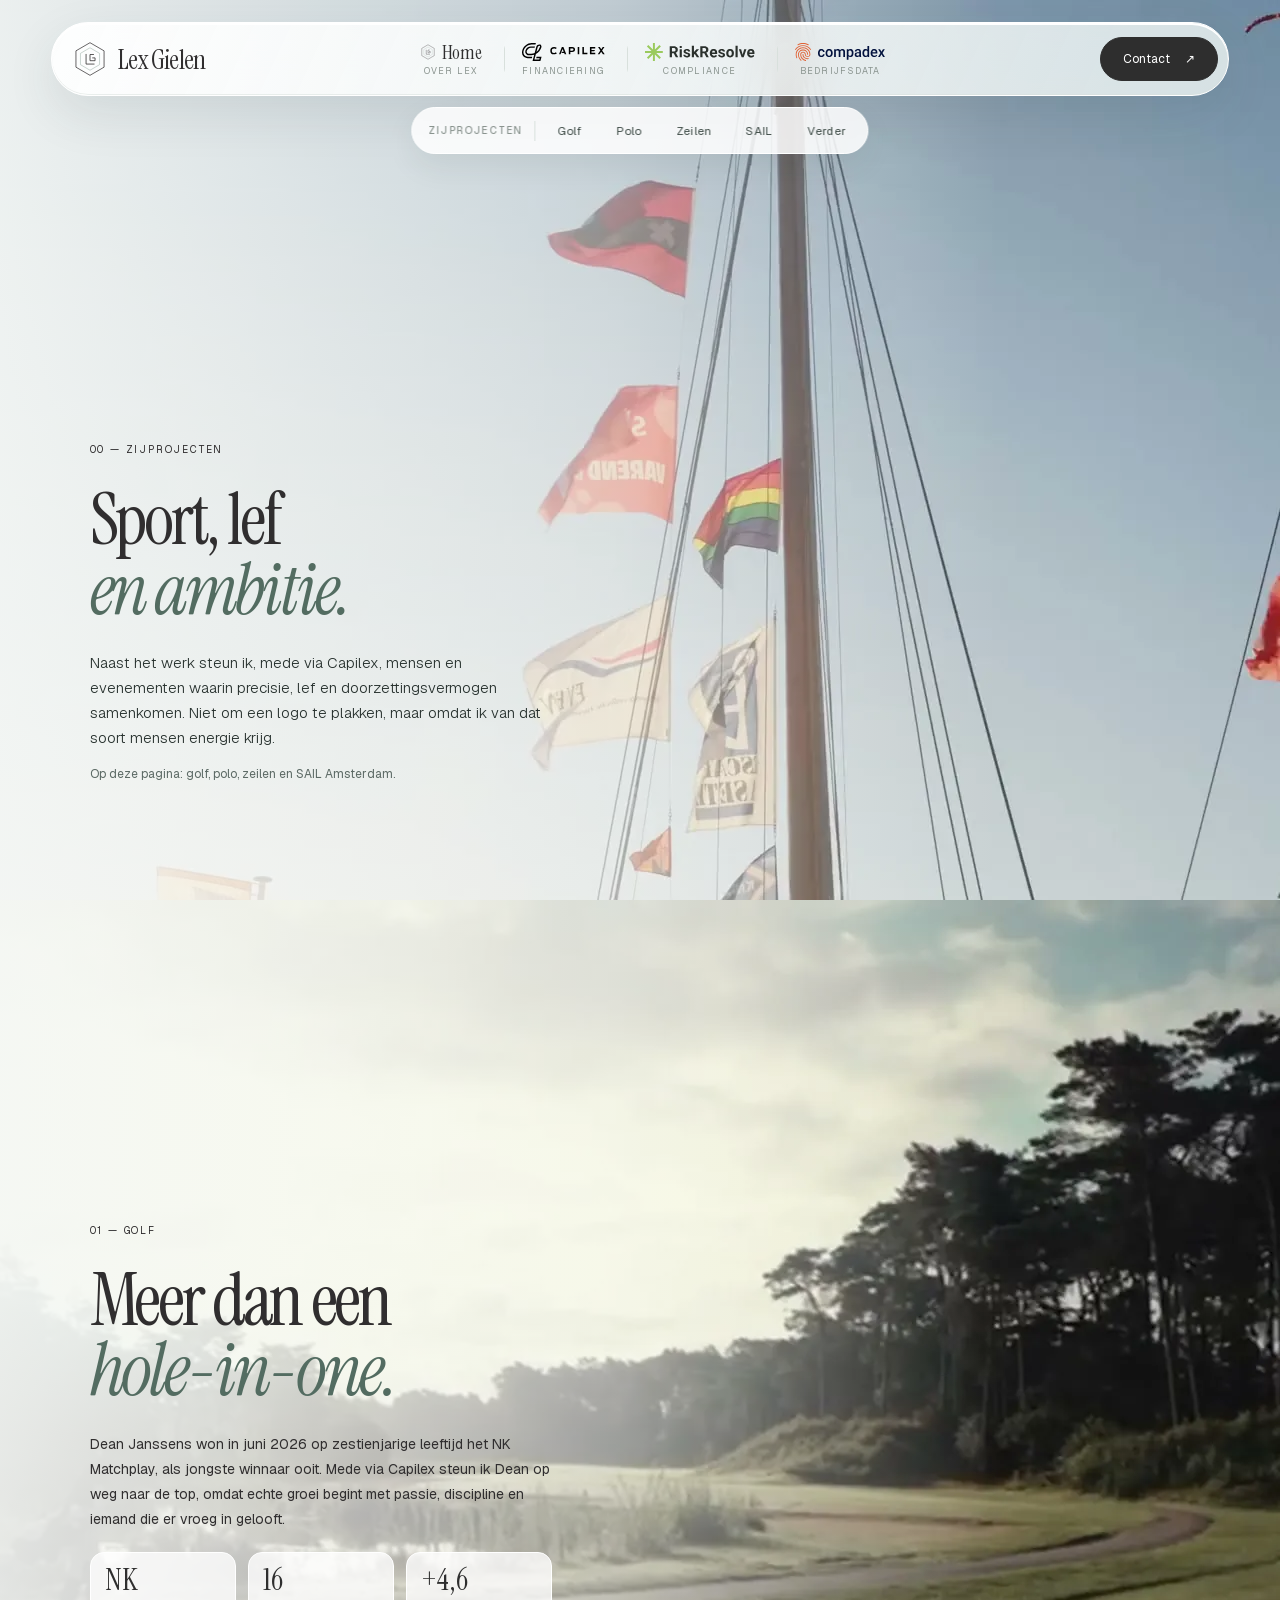
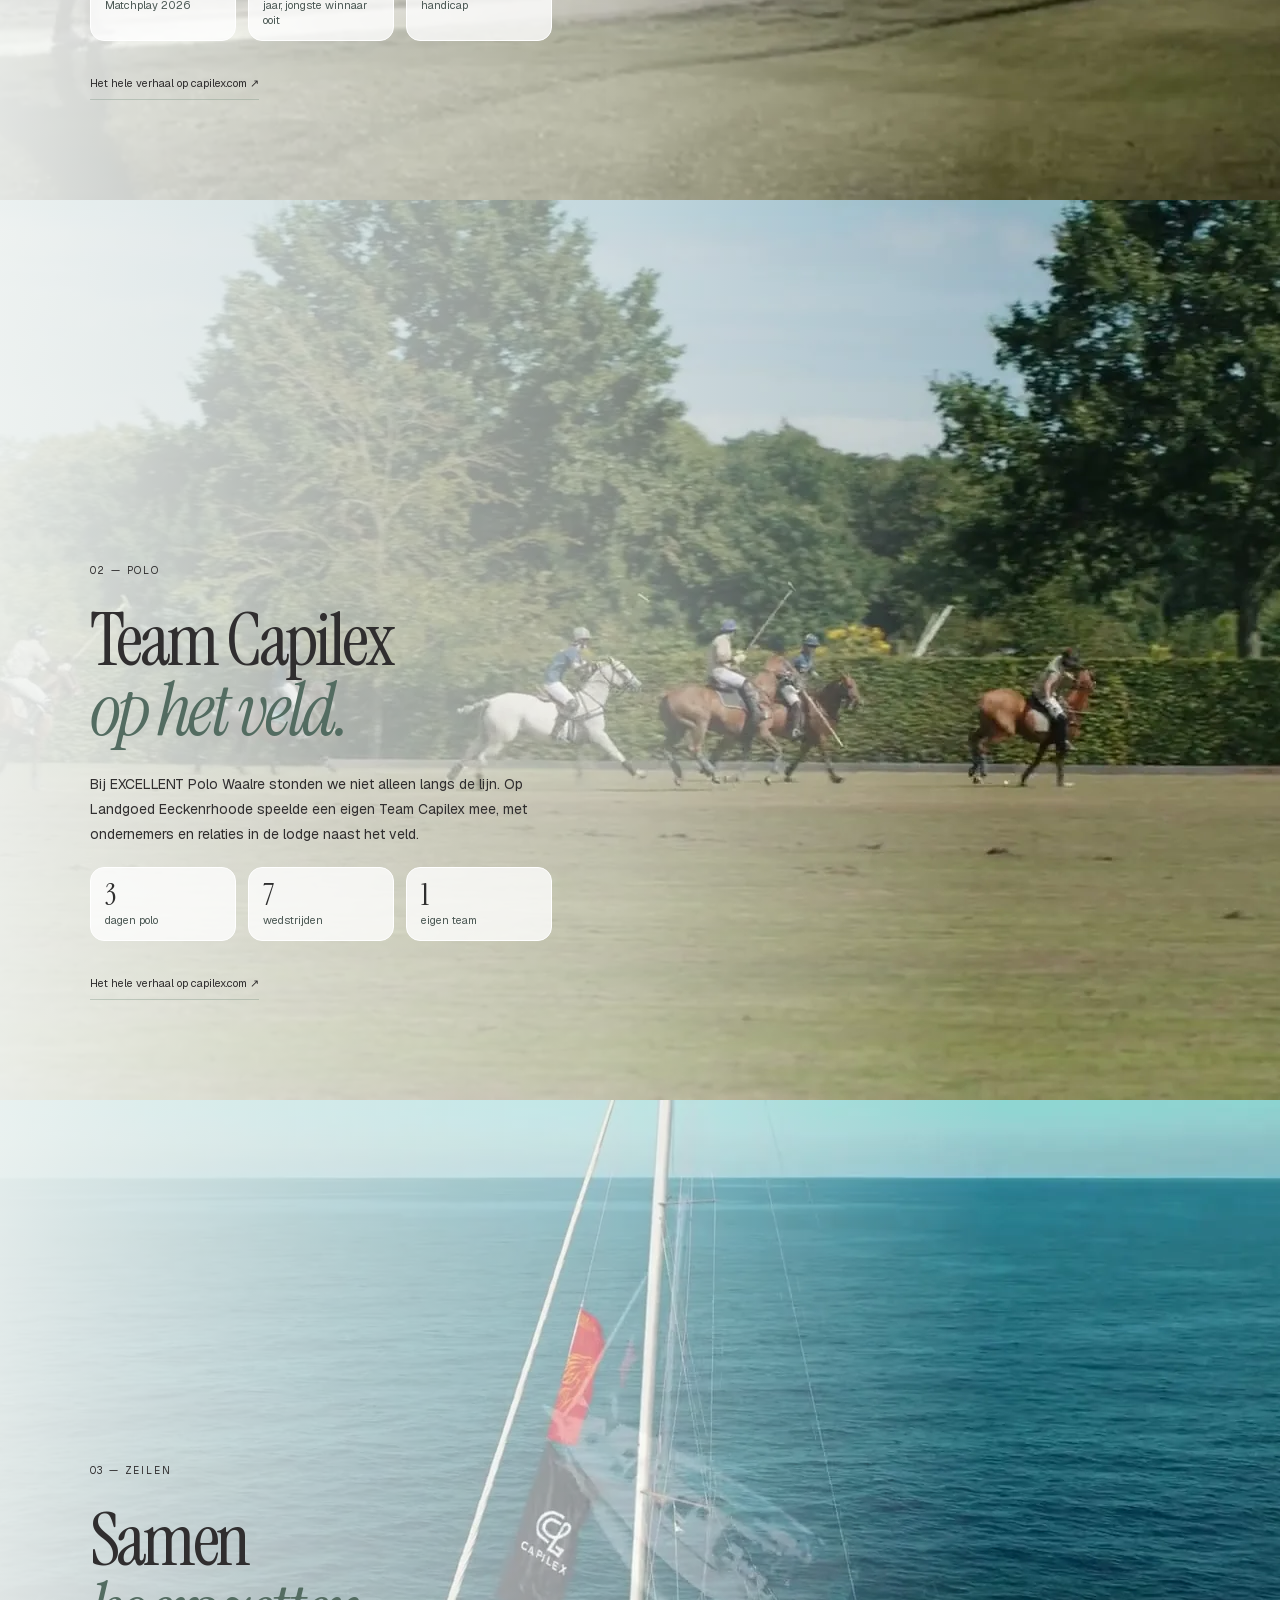
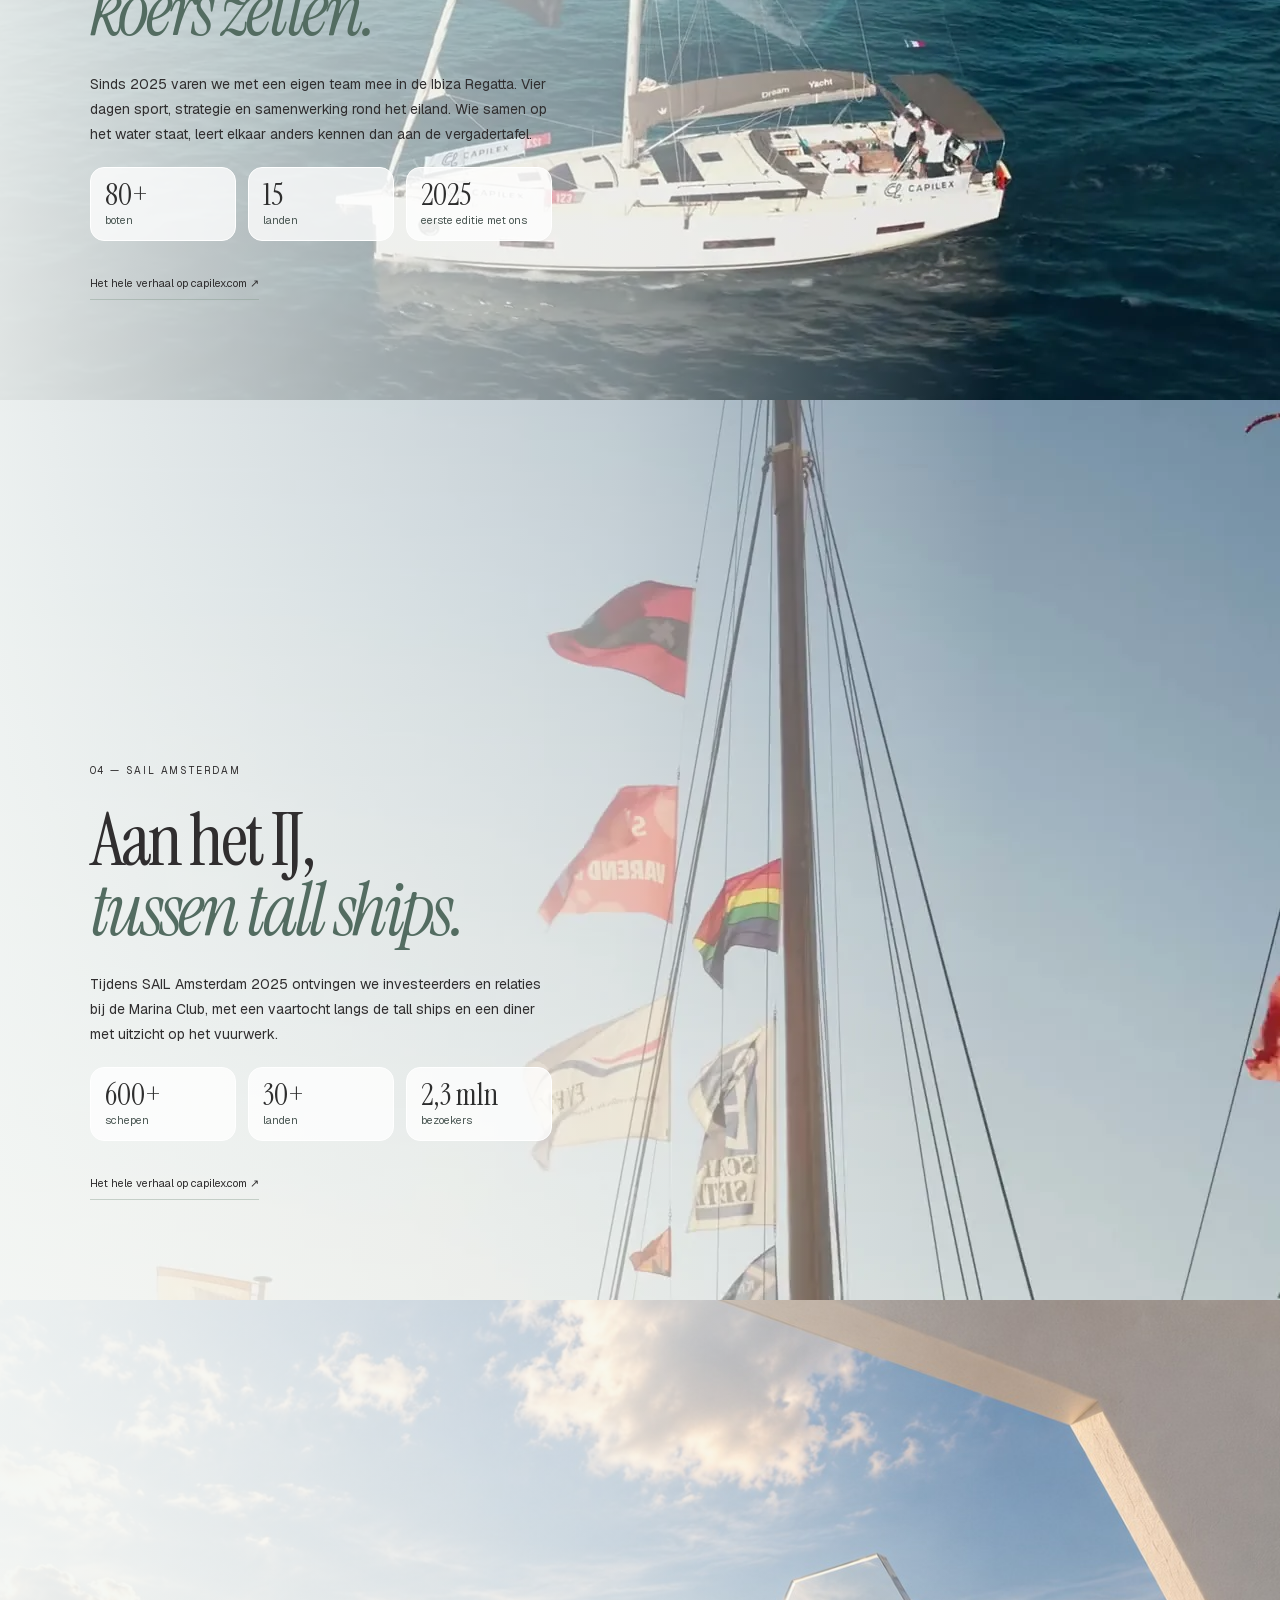
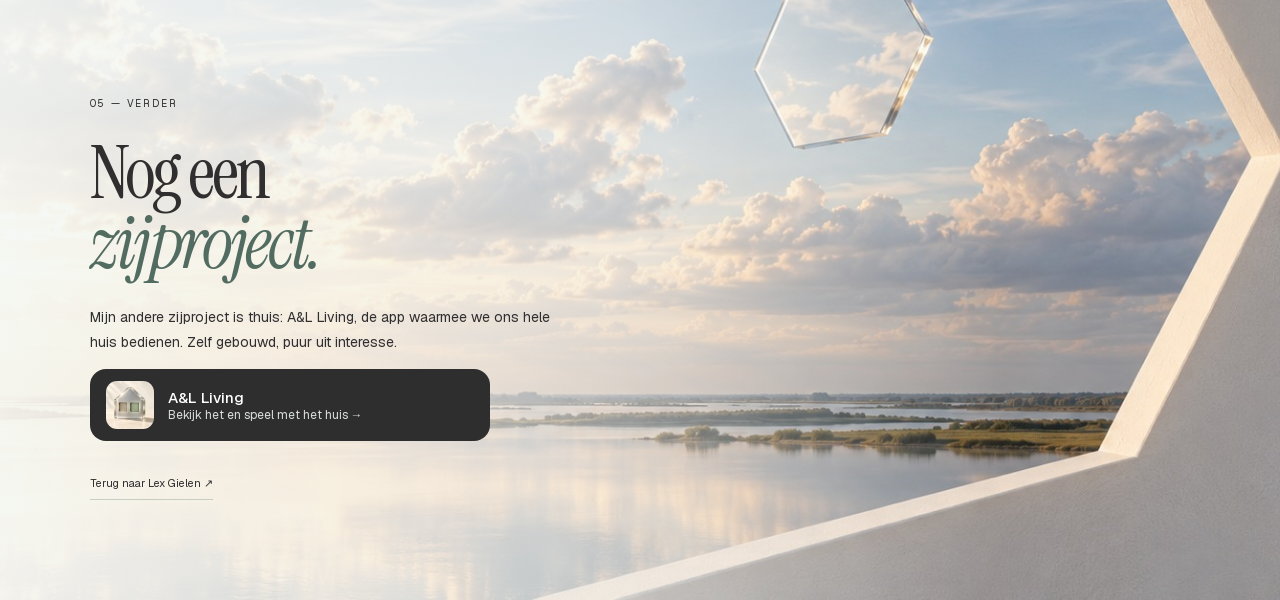
<file: sponsoring/index.html>
<!doctype html>
<html lang="nl"><head><meta charset="utf-8"><meta name="viewport" content="width=device-width,initial-scale=1"><meta name="theme-color" content="#edf2f3"><meta name="description" content="Mijn zijprojecten, mede via Capilex: jong golftalent, polo, de Ibiza Regatta en SAIL Amsterdam. Sport waarin precisie, lef en doorzettingsvermogen samenkomen."><title>Zijprojecten: sponsoring | Lex Gielen</title><link rel="canonical" href="https://lexgielen.nl/sponsoring/"><meta property="og:type" content="website"><meta property="og:locale" content="nl_NL"><meta property="og:site_name" content="Lex Gielen"><meta property="og:title" content="Zijprojecten: sponsoring"><meta property="og:description" content="Mijn zijprojecten, mede via Capilex: jong golftalent, polo, de Ibiza Regatta en SAIL Amsterdam. Sport waarin precisie, lef en doorzettingsvermogen samenkomen."><meta property="og:url" content="https://lexgielen.nl/sponsoring/"><meta property="og:image" content="https://lexgielen.nl/assets/img/gen/scene-5.jpg"><meta name="twitter:card" content="summary_large_image"><link rel="icon" href="../assets/img/favicon.svg" type="image/svg+xml"><link rel="preload" href="../assets/fonts/InstrumentSerif-normal-400-latin.woff2" as="font" type="font/woff2" crossorigin><link rel="preload" href="../assets/fonts/Geist-normal-300-700-latin.woff2" as="font" type="font/woff2" crossorigin><link rel="stylesheet" href="../assets/fonts/fonts-lokaal.css"><link rel="stylesheet" href="../assets/vendor/lenis.css"><link rel="stylesheet" href="../assets/css/bedrijf.css?v=202611050912"><link rel="stylesheet" href="../assets/css/app-mock.css?v=202611050912"><script type="importmap">{"imports":{"three":"../assets/vendor/three.module.min.js","three/addons/":"../assets/vendor/addons/"}}</script></head><body><a class="skip" href="#opening">Naar het verhaal</a><div class="loader" aria-hidden="true"><svg viewbox="0 0 100 100"><path d="M50 5 89 27.5v45L50 95 11 72.5v-45Z"></path></svg><span>LEX GIELEN</span><output>00%</output></div><div id="visual" aria-hidden="true"></div><header class="nav"><a class="brand" href="../" aria-label="Lex Gielen, begin"><img src="../assets/img/logo-lg.svg" alt=""><span>Lex Gielen</span></a><div class="nav-cos" aria-label="Home en bedrijven"><span class="nav-co-label">Lex Gielen</span><a class="nav-co" href="../"><span class="home-woord"><img src="../assets/img/logo-lg.svg" alt="">Home</span><small>Over Lex</small></a><a class="nav-co" href="../capilex/"><img src="../assets/logos/capilex.svg" alt="Capilex"><small>Financiering</small></a><a class="nav-co" href="../riskresolve/"><img src="../assets/logos/riskresolve-dark.svg" alt="RiskResolve"><small>Compliance</small></a><a class="nav-co" href="../compadex/"><img src="../assets/logos/compadex.svg" alt="Compadex"><small>Bedrijfsdata</small></a></div><nav class="subnav" aria-label="Op deze pagina"><span class="sub-label al-label">Zijprojecten</span><span class="indicator"></span><a href="#golf">Golf</a><a href="#polo">Polo</a><a href="#regatta">Zeilen</a><a href="#sail">SAIL</a><a href="#verder">Verder</a></nav><a class="contact-button" href="../#contact">Contact <span>↗</span></a><button class="menu" aria-expanded="false" aria-label="Menu openen">Menu +</button><div class="nav-progress"></div></header><main id="film"><section id="opening" class="chapter company-content sp-scene" data-image="0" style="--still:url('../img/gen/scene-0.jpg');--still-mobile:url('../img/gen/scene-0-mobile.jpg')"><div class="still"></div><video class="sp-vol" src="../assets/video/sail.mp4" poster="../assets/img/sponsor/sail.webp" muted loop playsinline preload="auto" aria-label="Masten, vlaggen en de Capilex-vlag tijdens SAIL Amsterdam"></video><div class="copy"><p class="eyebrow" data-cms="opening.p1">00 — ZIJPROJECTEN</p><h1 data-cms="opening.h11">Sport, lef<br><em>en ambitie.</em></h1><p class="opening-uitleg" data-cms="opening.p2">Naast het werk steun ik, mede via Capilex, mensen en evenementen waarin precisie, lef en doorzettingsvermogen samenkomen. Niet om een logo te plakken, maar omdat ik van dat soort mensen energie krijg.</p><p class="opening-opdeze" data-cms="opening.p3">Op deze pagina: golf, polo, zeilen en SAIL Amsterdam.</p></div></section><section id="golf" class="chapter company-content sp-scene" data-image="4" style="--still:url('../img/gen/scene-4.jpg');--still-mobile:url('../img/gen/scene-4-mobile.jpg')"><div class="still"></div><video class="sp-vol" src="../assets/video/golf.mp4" poster="../assets/img/sponsor/golf.webp" muted loop playsinline preload="metadata" aria-label="Golfer loopt over de baan"></video><div class="copy"><p class="eyebrow" data-cms="golf.p1">01 — GOLF</p><h2 data-cms="golf.h21">Meer dan een<br><em>hole-in-one.</em></h2><p data-cms="golf.p2">Dean Janssens won in juni 2026 op zestienjarige leeftijd het NK Matchplay, als jongste winnaar ooit. Mede via Capilex steun ik Dean op weg naar de top, omdat echte groei begint met passie, discipline en iemand die er vroeg in gelooft.</p><ul class="al-cijfers"><li><b>NK</b> Matchplay 2026</li><li><b>16</b> jaar, jongste winnaar ooit</li><li><b>+4,6</b> handicap</li></ul><a class="text-link" href="https://www.capilex.com/nl/sponsoring/dean-janssens" target="_blank" rel="noopener">Het hele verhaal op capilex.com ↗</a></div></section><section id="polo" class="chapter company-content sp-scene" data-image="3" style="--still:url('../img/gen/scene-3.jpg');--still-mobile:url('../img/gen/scene-3-mobile.jpg')"><div class="still"></div><video class="sp-vol" src="../assets/video/polo.mp4" poster="../assets/img/sponsor/polo.webp" muted loop playsinline preload="metadata" aria-label="Polowedstrijd op het veld"></video><div class="copy"><p class="eyebrow" data-cms="polo.p1">02 — POLO</p><h2 data-cms="polo.h21">Team Capilex<br><em>op het veld.</em></h2><p data-cms="polo.p2">Bij EXCELLENT Polo Waalre stonden we niet alleen langs de lijn. Op Landgoed Eeckenrhoode speelde een eigen Team Capilex mee, met ondernemers en relaties in de lodge naast het veld.</p><ul class="al-cijfers"><li><b>3</b> dagen polo</li><li><b>7</b> wedstrijden</li><li><b>1</b> eigen team</li></ul><a class="text-link" href="https://www.capilex.com/nl/sponsoring/excellent-polo-waalre-2026" target="_blank" rel="noopener">Het hele verhaal op capilex.com ↗</a></div></section><section id="regatta" class="chapter company-content sp-scene" data-image="2" style="--still:url('../img/gen/scene-2.jpg');--still-mobile:url('../img/gen/scene-2-mobile.jpg')"><div class="still"></div><video class="sp-vol" src="../assets/video/regatta.mp4" poster="../assets/img/sponsor/regatta.webp" muted loop playsinline preload="metadata" aria-label="Zeilboot op zee, van bovenaf gefilmd"></video><div class="copy"><p class="eyebrow" data-cms="regatta.p1">03 — ZEILEN</p><h2 data-cms="regatta.h21">Samen<br><em>koers zetten.</em></h2><p data-cms="regatta.p2">Sinds 2025 varen we met een eigen team mee in de Ibiza Regatta. Vier dagen sport, strategie en samenwerking rond het eiland. Wie samen op het water staat, leert elkaar anders kennen dan aan de vergadertafel.</p><ul class="al-cijfers"><li><b>80+</b> boten</li><li><b>15</b> landen</li><li><b>2025</b> eerste editie met ons</li></ul><a class="text-link" href="https://www.capilex.com/nl/sponsoring/ibiza-regatta" target="_blank" rel="noopener">Het hele verhaal op capilex.com ↗</a></div></section><section id="sail" class="chapter company-content sp-scene" data-image="1" style="--still:url('../img/gen/scene-1.jpg');--still-mobile:url('../img/gen/scene-1-mobile.jpg')"><div class="still"></div><video class="sp-vol" src="../assets/video/sail.mp4" poster="../assets/img/sponsor/sail.webp" muted loop playsinline preload="metadata" aria-label="Masten en vlaggen tijdens SAIL Amsterdam"></video><div class="copy"><p class="eyebrow" data-cms="sail.p1">04 — SAIL AMSTERDAM</p><h2 data-cms="sail.h21">Aan het IJ,<br><em>tussen tall ships.</em></h2><p data-cms="sail.p2">Tijdens SAIL Amsterdam 2025 ontvingen we investeerders en relaties bij de Marina Club, met een vaartocht langs de tall ships en een diner met uitzicht op het vuurwerk.</p><ul class="al-cijfers"><li><b>600+</b> schepen</li><li><b>30+</b> landen</li><li><b>2,3 mln</b> bezoekers</li></ul><a class="text-link" href="https://www.capilex.com/nl/sponsoring/sail-amsterdam-2025" target="_blank" rel="noopener">Het hele verhaal op capilex.com ↗</a></div></section><section id="verder" class="chapter company-content sp-scene" data-image="5" style="--still:url('../img/gen/scene-5.jpg');--still-mobile:url('../img/gen/scene-5-mobile.jpg')"><div class="still"></div><div class="copy"><p class="eyebrow" data-cms="verder.p1">05 — VERDER</p><h2 data-cms="verder.h21">Nog een<br><em>zijproject.</em></h2><p data-cms="verder.p2">Mijn andere zijproject is thuis: A&amp;L Living, de app waarmee we ons hele huis bedienen. Zelf gebouwd, puur uit interesse.</p><a class="sp-naar" href="../al-living/"><img src="../assets/img/al-living.webp" alt=""><span><b>A&amp;L Living</b>Bekijk het en speel met het huis →</span></a><a class="text-link" href="../index.html">Terug naar Lex Gielen ↗</a></div></section></main><footer class="film-footer"><span class="chapter-count">00 / 05</span><span class="scroll-cue">SCROLL OM TE ONTDEKKEN <b>↓</b></span><span>DATA. RISK. FINANCIERING.</span><button class="scroll-modus" type="button" hidden>Scrollen: <b>per scène</b> <i>⇄</i></button></footer><noscript><style>.loader{display:none}</style></noscript><script src="../assets/vendor/gsap.min.js"></script><script src="../assets/vendor/ScrollTrigger.min.js"></script><script src="../assets/vendor/lenis.min.js"></script><script type="module" src="../assets/js/bedrijf.js?v=202611050912"></script><script src="../assets/js/sponsor.js?v=202611050912"></script></body></html>
</file>
<file: assets/fonts/fonts-lokaal.css>
@font-face{font-family:'Geist';font-style:normal;font-weight:300 700;font-display:swap;src:url('./Geist-normal-300-700-latin-ext.woff2') format('woff2');unicode-range:U+0100-02BA, U+02BD-02C5, U+02C7-02CC, U+02CE-02D7, U+02DD-02FF, U+0304, U+0308, U+0329, U+1D00-1DBF, U+1E00-1E9F, U+1EF2-1EFF, U+2020, U+20A0-20AB, U+20AD-20C4, U+2113, U+2C60-2C7F, U+A720-A7FF}
@font-face{font-family:'Geist';font-style:normal;font-weight:300 700;font-display:swap;src:url('./Geist-normal-300-700-latin.woff2') format('woff2');unicode-range:U+0000-00FF, U+0131, U+0152-0153, U+02BB-02BC, U+02C6, U+02DA, U+02DC, U+0304, U+0308, U+0329, U+2000-206F, U+20AC, U+2122, U+2191, U+2193, U+2212, U+2215, U+FEFF, U+FFFD}
@font-face{font-family:'Instrument Serif';font-style:italic;font-weight:400;font-display:swap;src:url('./InstrumentSerif-italic-400-latin-ext.woff2') format('woff2');unicode-range:U+0100-02BA, U+02BD-02C5, U+02C7-02CC, U+02CE-02D7, U+02DD-02FF, U+0304, U+0308, U+0329, U+1D00-1DBF, U+1E00-1E9F, U+1EF2-1EFF, U+2020, U+20A0-20AB, U+20AD-20C4, U+2113, U+2C60-2C7F, U+A720-A7FF}
@font-face{font-family:'Instrument Serif';font-style:italic;font-weight:400;font-display:swap;src:url('./InstrumentSerif-italic-400-latin.woff2') format('woff2');unicode-range:U+0000-00FF, U+0131, U+0152-0153, U+02BB-02BC, U+02C6, U+02DA, U+02DC, U+0304, U+0308, U+0329, U+2000-206F, U+20AC, U+2122, U+2191, U+2193, U+2212, U+2215, U+FEFF, U+FFFD}
@font-face{font-family:'Instrument Serif';font-style:normal;font-weight:400;font-display:swap;src:url('./InstrumentSerif-normal-400-latin-ext.woff2') format('woff2');unicode-range:U+0100-02BA, U+02BD-02C5, U+02C7-02CC, U+02CE-02D7, U+02DD-02FF, U+0304, U+0308, U+0329, U+1D00-1DBF, U+1E00-1E9F, U+1EF2-1EFF, U+2020, U+20A0-20AB, U+20AD-20C4, U+2113, U+2C60-2C7F, U+A720-A7FF}
@font-face{font-family:'Instrument Serif';font-style:normal;font-weight:400;font-display:swap;src:url('./InstrumentSerif-normal-400-latin.woff2') format('woff2');unicode-range:U+0000-00FF, U+0131, U+0152-0153, U+02BB-02BC, U+02C6, U+02DA, U+02DC, U+0304, U+0308, U+0329, U+2000-206F, U+20AC, U+2122, U+2191, U+2193, U+2212, U+2215, U+FEFF, U+FFFD}
</file>
<file: assets/vendor/lenis.css>
html.lenis,html.lenis body{height:auto}.lenis:not(.lenis-autoToggle).lenis-stopped{overflow:clip}.lenis.lenis-smooth [data-lenis-prevent]{overscroll-behavior:contain}.lenis.lenis-smooth iframe{pointer-events:none}.lenis.lenis-autoToggle{transition-property:overflow;transition-duration:1ms;transition-behavior:allow-discrete}
</file>
<file: assets/css/site.css>
:root{--ink:#302e2f;--sage:#9fb3aa;--paper:#f3f6f5;font-family:Geist,sans-serif;color:var(--ink);background:var(--paper);font-synthesis:none}*{box-sizing:border-box}html{scroll-behavior:smooth}body{margin:0}a{color:inherit;text-decoration:none}button{font:inherit;color:inherit}a:focus-visible,button:focus-visible{outline:2px solid #668d7e;outline-offset:6px}.skip{position:fixed;top:0;left:20px;transform:translateY(-150%);z-index:100;background:white;padding:15px}.skip:focus{transform:none}.loader{position:fixed;inset:0;z-index:90;background:#f1f5f4;display:flex;align-items:center;justify-content:center;flex-direction:column;gap:25px;font-size:10px;letter-spacing:.25em}.loader svg{width:76px;fill:none;stroke:var(--sage);stroke-width:1;stroke-dasharray:270;stroke-dashoffset:270}.loader output{font-size:12px;font-variant-numeric:tabular-nums;letter-spacing:.05em}.nav{position:fixed;z-index:20;left:4%;right:4%;top:25px;max-width:1400px;margin:auto;display:flex;align-items:center;gap:30px;padding:12px 18px;background:linear-gradient(120deg,#ffffffbc,#f6faf991);border:1px solid #ffffffdb;box-shadow:0 6px 35px #344a4b0b;backdrop-filter:blur(18px);border-radius:60px;transform-origin:top center}.brand{display:flex;align-items:center;gap:10px;white-space:nowrap}.brand img{width:36px;height:36px;transition:transform .6s}.brand:hover img{transform:rotate(30deg)}.brand span{font-family:'Instrument Serif',serif;font-size:27px;letter-spacing:-.03em}.nav nav{position:relative;display:flex;align-items:center;margin:auto;gap:5px}.nav nav a{font-size:11px;letter-spacing:.025em;padding:12px 17px;z-index:1}.indicator{position:absolute;background:#b8cec16b;border-radius:40px;left:0;top:0;height:100%;width:100px;opacity:0;transform-origin:left center;pointer-events:none}.contact-button{font-size:11px;border:1px solid #81948c50;border-radius:30px;padding:12px 20px;white-space:nowrap}.contact-button span{margin-left:20px}.nav-progress{position:absolute;bottom:0;left:4%;right:4%;height:1px;background:#819b8d;transform:scaleX(0);transform-origin:left}.menu{display:none}#visual{position:fixed;inset:0;pointer-events:none;background:#e7f1f7}#visual canvas{display:block;width:100%;height:100%}.chapter{position:relative;min-height:100svh;isolation:isolate;display:flex;align-items:flex-end;padding:160px 7vw 100px;overflow:hidden}.still{position:absolute;inset:0;z-index:-2;background-image:var(--still);background-position:center;background-size:cover}.chapter:after{content:'';position:absolute;inset:0;z-index:-1;background:linear-gradient(90deg,#f4f7f5e8,#f4f7f580 48%,transparent 78%)}.copy{max-width:650px}.eyebrow{font-size:10px;font-weight:400;letter-spacing:.18em;margin:0 0 27px;line-height:1.6}h1,h2{font-family:'Instrument Serif',Georgia,serif;font-weight:400;font-size:clamp(70px,7.7vw,124px);line-height:.94;letter-spacing:-.045em;margin:0 0 26px}h1{font-size:clamp(100px,11.5vw,180px)}em{font-weight:400;color:#536c61}.intro{font-size:15px;line-height:1.8;max-width:410px;font-weight:300;margin:0}.company{display:block;max-width:165px;height:26px;object-fit:contain;object-position:left;margin:26px 0 18px}.text-link{font-size:11px;display:inline-block;padding:9px 0;border-bottom:1px solid #7b928260}.text-link span{margin-left:28px}.links{display:flex;gap:25px}.small{font-size:10px;line-height:1.9;margin:20px 0 0;color:#59685f}.small a{text-decoration:underline;text-underline-offset:3px}.facts{display:flex;gap:20px;font-size:11px;margin:20px 0 9px}.facts span+span{border-left:1px solid #9fb3aa;padding-left:20px}.sides{display:flex;gap:55px;margin-top:28px;font-size:12px}.sides span{border-top:1px solid #8da69b;padding-top:12px}.ecosystem{display:flex;align-items:center;gap:18px;margin:25px 0}.ecosystem img{width:100px;max-height:22px}.ecosystem span{font-size:12px;color:#81948b}.lex{display:flex;align-items:center;gap:20px;margin-top:30px}.portrait{width:82px;height:92px;flex:none;background:#dce8e9;clip-path:polygon(50% 0,100% 25%,100% 75%,50% 100%,0 75%,0 25%);overflow:hidden}.portrait img{width:100%;height:100%;object-fit:cover;object-position:center top}.lex p{font-size:10px;line-height:1.7;margin:0}.lex p span{color:#69786f;font-size:9px}.lex strong{font-weight:500}.contact-link{display:inline-flex;gap:60px;margin:30px 0 23px;padding-bottom:14px;border-bottom:1px solid #7e9688;font-size:15px}.contact-details{display:flex;flex-wrap:wrap;gap:14px 25px;max-width:450px;font-size:11px}.contact-details>span{width:100%;color:#65786c}.film-footer{display:none}.line-mask{display:block;overflow:hidden;padding-bottom:.09em;margin-bottom:-.09em}.line{display:block}.enhanced #film{height:1600svh;position:relative}.enhanced .chapter{position:fixed;inset:0;min-height:0;opacity:0;visibility:hidden;pointer-events:none;padding-bottom:12vh}.enhanced .chapter.active{pointer-events:auto}.enhanced .chapter .still,.enhanced .chapter:after{display:none}.enhanced .copy{padding:25px 30px 28px 0}.enhanced .film-footer{display:flex;position:fixed;bottom:28px;left:7%;right:7%;justify-content:space-between;align-items:center;z-index:10;font-size:9px;letter-spacing:.14em;pointer-events:none}.chapter-count{font-variant-numeric:tabular-nums}.scroll-cue b{font-size:16px;font-weight:300;margin-left:18px}.fallback-image{position:absolute;inset:0;width:100%;height:100%;object-fit:cover;opacity:0;will-change:opacity}.mobile-view #visual:after{content:'';position:absolute;inset:0;background:linear-gradient(0deg,#f4f7f5f5,#f4f7f5b0 48%,#f4f7f510 80%)}
@media(min-width:1600px){.copy{max-width:800px}}@media(max-width:1000px){.nav{gap:10px;left:3%;right:3%}.nav nav a{padding:12px 10px;font-size:10px}.brand span{font-size:23px}.contact-button{padding:12px}.copy{max-width:560px}h2{font-size:85px}}
@media(max-width:760px){.nav{top:16px;left:18px;right:18px;padding:10px 14px;gap:12px}.brand img{width:30px;height:30px}.brand span{font-size:24px}.contact-button{margin-left:auto;border:0;padding:8px 0;font-size:10px}.contact-button span{margin-left:8px}.menu{display:block;border:0;background:transparent;font-size:10px;padding:10px}.nav nav{display:none;position:absolute;top:70px;left:0;right:0;padding:20px;background:#f2f6f5f5;backdrop-filter:blur(18px);border-radius:24px;box-shadow:0 15px 30px #30443b12}.nav.open nav{display:flex;flex-direction:column;align-items:stretch}.nav nav a{padding:13px;font-size:13px}.indicator{display:none}.chapter{padding:135px 26px 65px;min-height:100svh}.chapter:after{background:linear-gradient(0deg,#f4f7f5f5,#f4f7f5c0 50%,transparent)}.enhanced #film{height:1200svh}.enhanced .chapter{padding:120px 26px 70px}.enhanced .copy{padding:0;width:100%;max-width:500px}.eyebrow{font-size:8px;letter-spacing:.14em;margin-bottom:22px}h1{font-size:clamp(85px,24vw,125px)}h2{font-size:clamp(55px,15.8vw,85px);margin-bottom:20px}.intro{font-size:13px;line-height:1.7;max-width:340px}.company{height:23px;margin-top:21px}.facts{gap:12px;font-size:9px}.facts span+span{padding-left:12px}.small{font-size:9px;margin-top:13px}.ecosystem{gap:9px}.ecosystem img{width:84px;max-height:20px}.lex{margin-top:22px;gap:13px}.lex p{font-size:9px}.lex p span{font-size:8px}.portrait{width:65px;height:75px}.enhanced .film-footer{bottom:20px;left:26px;right:26px;font-size:8px}.film-footer>span:last-child{display:none}.contact-link{font-size:14px;gap:35px}.contact-details{font-size:10px}.line-mask{padding-bottom:.12em;margin-bottom:-.12em}}
@media(prefers-reduced-motion:reduce){html{scroll-behavior:auto}*,*:before,*:after{transition:none!important;animation:none!important}.loader{display:none}}

/* ===== Zakelijker (Lex 01-11): eerste versie als basis, rustiger koppen en zakelijke opbouw ===== */
.enhanced #film{height:1300svh}
h1,h2{letter-spacing:-.03em}
h1{font-size:clamp(56px,5.8vw,88px);line-height:.95;margin-bottom:24px}
h2{font-size:clamp(44px,4.6vw,68px);line-height:.97;margin-bottom:22px}
em{color:#5f7d70}
.copy{max-width:540px}
.eyebrow{font-size:11px;letter-spacing:.16em;margin-bottom:20px;color:#4c5955}
.intro{font-size:17px;line-height:1.6;font-weight:400;max-width:440px;color:#26302d}
.nav nav a{font-size:12px}
.contact-button{font-size:12px;background:#2e2e2e;color:#fff;border-color:#2e2e2e}
.brandrow{display:flex;gap:28px;margin-top:30px;padding-top:18px;border-top:1px solid rgba(46,46,46,.15)}
.brandrow a{display:flex;flex-direction:column;gap:8px}
.brandrow img{height:20px;width:auto;max-width:120px;object-fit:contain;object-position:left}
.brandrow span{font-size:10px;letter-spacing:.12em;text-transform:uppercase;color:#4c5955}
.sides3{display:grid;grid-template-columns:repeat(3,minmax(0,1fr));gap:22px;margin-top:30px}
.sides3 a{display:flex;flex-direction:column;gap:6px;border-top:1px solid #8da69b;padding-top:14px}
.sides3 b{font-family:'Instrument Serif',Georgia,serif;font-weight:400;font-size:24px}
.sides3 span{font-size:10px;letter-spacing:.12em;text-transform:uppercase;color:#4c5955}
.facts2{display:flex;gap:40px;margin:26px 0 0;padding-top:16px;border-top:1px solid rgba(46,46,46,.15)}
.facts2 div{display:flex;flex-direction:column;gap:6px;min-width:0}
.facts2 dt{font-size:10px;letter-spacing:.12em;text-transform:uppercase;color:#4c5955}
.facts2 dd{margin:0;font-family:'Instrument Serif',Georgia,serif;font-size:28px;line-height:1;color:#2e2e2e}
.co-row{display:flex;flex-wrap:wrap;align-items:center;gap:12px 14px;margin-top:26px}.co-row .company{margin-right:10px!important}
.meer{display:inline-flex;align-items:center;gap:10px;padding:10px 18px;border-radius:24px;background:#2e2e2e;color:#fff;font-size:13px;transition:background .25s}.meer:hover{background:#4a5a54}.meer span{transition:transform .25s}.meer:hover span{transform:translateX(3px)}
.co-row .company{margin:0;height:24px}
.out{display:inline-flex;align-items:center;gap:8px;padding:10px 18px;border-radius:24px;border:1px solid rgba(46,46,46,.25);background:rgba(255,255,255,.6);font-size:13px;transition:background .25s,border-color .25s}
.out:hover{background:#fff;border-color:#2e2e2e}
.small{font-size:12px;color:#4c5955}
.lex p{font-size:13px;line-height:1.7}.lex p span{font-size:11px}
.contact-rows{margin:26px 0 0;border-top:1px solid rgba(46,46,46,.15);font-size:15px;max-width:440px}
.contact-rows div{display:flex;justify-content:space-between;gap:16px;padding:12px 0;border-bottom:1px solid rgba(46,46,46,.15)}
.contact-rows dt{color:#4c5955}.contact-rows dd{margin:0}
.film-footer{font-size:10px}
@media(max-width:1000px){h2{font-size:56px}}
@media(max-width:760px){
  .enhanced #film{height:1080svh}
  h1{font-size:44px}h2{font-size:38px;margin-bottom:16px}
  .eyebrow{font-size:9px;margin-bottom:14px}
  .intro{font-size:15px}
  .brandrow{gap:16px;margin-top:20px}.brandrow img{height:16px}.brandrow span{font-size:8px}
  .sides3{gap:12px;margin-top:20px}.sides3 b{font-size:19px}.sides3 span{font-size:8px}
  .facts2{gap:22px;margin-top:16px;padding-top:12px}.facts2 dd{font-size:20px}
  .co-row{margin-top:16px;gap:10px}.co-row .company{height:20px;flex-basis:100%}.meer,.out{font-size:12px;padding:9px 14px}
  .lex p{font-size:12px}.contact-rows{font-size:14px}
}
@media(max-width:760px){.contact-button{background:transparent;color:inherit;border:0;padding:8px 0}}
.fallback-image{will-change:opacity,transform,clip-path;transform-origin:center}
@media(max-width:760px){.enhanced .chapter::before{content:"";position:absolute;inset:0;z-index:0;pointer-events:none;background:linear-gradient(0deg,rgba(244,247,245,.96) 0%,rgba(244,247,245,.86) 42%,rgba(244,247,245,0) 70%)}.enhanced .chapter>.copy{position:relative;z-index:1}}

.model{font-size:13px;line-height:1.6;color:#3d4a45;max-width:440px;margin:12px 0 0}.model b{display:inline-block;font-weight:500;font-size:10px;letter-spacing:.12em;text-transform:uppercase;color:#5f7d70;margin-right:8px}
@media(max-width:760px){.model{font-size:12px;margin-top:8px}.facts2 dd{font-size:18px}}

/* Menubalk (Lex 01-11): rustiger glas, de drie bedrijven zelf in de balk */
.nav{gap:22px;padding:9px 10px 9px 16px;background:linear-gradient(120deg,#ffffffd6,#f4f8f7b8);border:1px solid #ffffffee;
  box-shadow:0 1px 0 #ffffff inset,0 10px 40px #2f45400f,0 1px 2px #2f45400d;-webkit-backdrop-filter:blur(22px) saturate(1.3);backdrop-filter:blur(22px) saturate(1.3)}
.brand img{width:32px;height:32px}.brand span{font-size:25px}
.nav nav{gap:2px;margin:0 0 0 auto}
.nav nav a:not(.nav-co){padding:10px 14px;border-radius:40px;color:#3d4a45;transition:color .25s}
.nav nav a:not(.nav-co):hover,.nav nav a[aria-current]{color:#1f2724}
.indicator{background:#dfe8e3;box-shadow:0 0 0 1px #cdd8d3 inset}
.nav-sep{width:1px;height:26px;background:#cdd8d3;margin:0 10px 0 12px}
.nav-co-label{display:none}
.nav nav a.nav-co{display:flex;flex-direction:column;align-items:center;justify-content:center;gap:3px;padding:7px 12px 6px;border-radius:16px;border:1px solid transparent;transition:background .25s,border-color .25s,transform .25s}
.nav-co img{height:15px;width:auto;max-width:92px;display:block;filter:grayscale(.15);transition:filter .25s}
.nav-co small{font-size:8px;letter-spacing:.09em;text-transform:uppercase;color:#8a948f;line-height:1}
.nav nav a.nav-co:hover{background:#ffffffc9;border-color:#d8e0dc;transform:translateY(-1px)}
.nav-co:hover img{filter:none}
.nav nav a.nav-co[aria-current="page"]{background:#ffffff;border-color:#cdd8d3;box-shadow:0 4px 14px #2f454014}
.nav nav a.nav-co[aria-current="page"] small{color:#2e2e2e}
.contact-button{background:#2e2e2e;color:#fff;border-color:#2e2e2e;padding:11px 18px;transition:background .25s}
.contact-button:hover{background:#1c1c1c}
.contact-button span{margin-left:12px}
@media(min-width:761px) and (max-width:1250px){.nav{gap:10px}.nav nav a:not(.nav-co){padding:10px 8px;font-size:10px}.nav nav a.nav-co{padding:6px 7px}.nav-co img{height:13px;max-width:74px}.nav-co small{display:none}.nav-sep{margin:0 4px}}
@media(max-width:760px){
  .nav{padding:9px 10px 9px 14px}
  .contact-button{background:transparent;color:inherit;border:0;padding:8px 0}
  .nav nav{margin:0;gap:2px}
  .nav nav a:not(.nav-co){padding:12px 14px;font-size:14px}
  .nav-sep{width:auto;height:1px;margin:10px 4px}
  .nav-co-label{display:block;font-size:9px;letter-spacing:.12em;text-transform:uppercase;color:#8a948f;padding:4px 14px 6px}
  .nav nav a.nav-co{flex-direction:row;justify-content:space-between;padding:13px 14px;border-radius:14px}
  .nav-co img{height:17px;max-width:120px}
  .nav-co small{font-size:9px}
}
.nav nav a.nav-co{position:relative}
.nav nav a.nav-co[aria-current="page"]::after{content:'';position:absolute;left:30%;right:30%;bottom:-1px;height:2px;border-radius:2px;background:#9fb3aa}
@media(max-width:760px){.nav nav a.nav-co[aria-current="page"]{background:#eef2f0}.nav nav a.nav-co[aria-current="page"]::after{left:0;right:auto;top:30%;bottom:30%;width:3px;height:auto}}

/* Twee lagen (Lex 01-11): hoofdbalk = Lex + de drie bedrijven + contact; subbalk = de onderdelen van deze pagina */
.nav{gap:18px}
.nav-cos{display:flex;align-items:center;gap:4px;margin:0 auto}
.nav-co-label{display:none}
.nav-co{position:relative;display:flex;flex-direction:column;align-items:center;justify-content:center;gap:4px;padding:8px 16px 7px;border-radius:18px;border:1px solid transparent;transition:background .25s,border-color .25s,transform .25s}
.nav-co img{height:16px;width:auto;max-width:100px;display:block}
.nav-co small{font-size:8px;letter-spacing:.1em;text-transform:uppercase;color:#8a948f;line-height:1}
.nav-co:hover{background:#ffffffc9;border-color:#d8e0dc;transform:translateY(-1px)}
.nav-co[aria-current="page"]{background:#fff;border-color:#cdd8d3;box-shadow:0 4px 14px #2f454014}
.nav-co[aria-current="page"] small{color:#2e2e2e}
.nav-co[aria-current="page"]::after{content:'';position:absolute;left:32%;right:32%;bottom:-1px;height:2px;border-radius:2px;background:#9fb3aa}
.nav nav.subnav{position:absolute;top:calc(100% + 10px);left:50%;transform:translateX(-50%);margin:0;display:flex;align-items:center;gap:2px;padding:5px;
  background:linear-gradient(120deg,#ffffffc4,#f4f8f7a8);border:1px solid #ffffffe6;border-radius:40px;box-shadow:0 1px 0 #fff inset,0 8px 28px #2f45400d;
  -webkit-backdrop-filter:blur(18px) saturate(1.2);backdrop-filter:blur(18px) saturate(1.2);white-space:nowrap}
.sub-label{display:flex;align-items:center;font-size:9px;letter-spacing:.12em;text-transform:uppercase;color:#8a948f;padding:0 12px 0 10px;margin-right:4px;border-right:1px solid #d8e0dc;height:20px}
.sub-label img{height:12px;width:auto}
.nav nav.subnav a{padding:8px 14px;font-size:10.5px;border-radius:30px;color:#3d4a45}
.nav nav.subnav a[aria-current]{color:#1f2724}
.nav .subnav .indicator{top:5px;height:calc(100% - 10px)}
@media(min-width:761px) and (max-width:1100px){.nav-co{padding:7px 9px}.nav-co small{display:none}.nav-co img{height:14px;max-width:84px}}
@media(max-width:760px){
  .nav-cos{display:none}
  .nav.open .nav-cos{display:flex;flex-direction:column;align-items:stretch;position:absolute;top:66px;left:0;right:0;margin:0;padding:14px;gap:4px;
    background:#f2f6f5f7;-webkit-backdrop-filter:blur(18px);backdrop-filter:blur(18px);border-radius:24px;box-shadow:0 15px 30px #30443b14}
  .nav-co-label{display:block;font-size:9px;letter-spacing:.12em;text-transform:uppercase;color:#8a948f;padding:4px 12px 8px}
  .nav-co{flex-direction:row;justify-content:space-between;padding:14px 12px;border-radius:14px}
  .nav-co img{height:18px;max-width:130px}.nav-co small{font-size:9px}
  .nav-co[aria-current="page"]{background:#fff}
  .nav-co[aria-current="page"]::after{left:0;right:auto;top:30%;bottom:30%;width:3px;height:auto}
  .nav nav.subnav,.nav.open nav.subnav{display:flex;flex-direction:row;position:absolute;top:calc(100% + 8px);left:0;right:0;transform:none;padding:4px;overflow-x:auto;scrollbar-width:none;border-radius:30px;box-shadow:0 6px 20px #2f45400d}
  .nav nav.subnav::-webkit-scrollbar{display:none}
  .nav.open nav.subnav{display:none}
  .nav nav.subnav a{padding:8px 11px;font-size:11px;flex:none}
  .sub-label{padding:0 10px 0 8px;flex:none}
  .home .sub-label{display:none}
  .nav .subnav .indicator{top:4px;height:calc(100% - 8px)}
}

/* Home-tegel in dezelfde vorm als de bedrijfstegels; voortgangsbalk weg (positie staat in de teller onderin) */
.nav-co .home-woord{font:400 17px/1 'Instrument Serif',Georgia,serif;letter-spacing:-.01em;color:#2e2e2e;display:flex;align-items:center;gap:6px;height:16px}
.nav-co .home-woord img{height:15px!important;width:15px!important}
.nav-progress{display:none!important}
@media(max-width:760px){.nav-co .home-woord{font-size:20px;height:18px}}

/* Schakelaar scrollmodus in de voettekst */
.scroll-modus{pointer-events:auto;font:inherit;font-size:9px;letter-spacing:.14em;text-transform:uppercase;color:inherit;background:#ffffffb3;border:1px solid #cdd8d3;border-radius:20px;padding:6px 12px;cursor:pointer;-webkit-backdrop-filter:blur(10px);backdrop-filter:blur(10px)}
.scroll-modus b{font-weight:600}.scroll-modus i{font-style:normal;margin-left:4px}
.scroll-modus:hover{background:#fff;border-color:#9fb3aa}
@media(max-width:760px){.scroll-modus{font-size:8px;padding:5px 9px}.enhanced .film-footer .scroll-cue{display:none}}

@media(max-width:760px){.film-footer>span:not(.chapter-count):not(.scroll-cue){display:none}}

/* Weergavekeuze en melding automatisch afspelen */
.weergave-modal{position:fixed;inset:0;z-index:60;display:grid;place-items:center;padding:20px;background:#1f272433;-webkit-backdrop-filter:blur(6px);backdrop-filter:blur(6px);opacity:0;transition:opacity .25s}
.weergave-modal.open{opacity:1}
.wm-paneel{position:relative;width:min(560px,100%);background:#fbfcfb;border:1px solid #fff;border-radius:22px;box-shadow:0 30px 80px #22302c33;padding:26px;transform:translateY(12px);transition:transform .25s}
.weergave-modal.open .wm-paneel{transform:none}
.wm-ey{margin:0 0 6px;font-size:10px;letter-spacing:.18em;color:#5f7d70}
.wm-paneel h3{margin:0 0 18px;font:400 30px/1.1 'Instrument Serif',Georgia,serif;letter-spacing:-.02em;color:#2e2e2e}
.wm-sluit{position:absolute;right:16px;top:14px;width:34px;height:34px;border-radius:50%;border:1px solid #d8e0dc;background:#fff;font-size:18px;cursor:pointer;color:#2e2e2e}
.wm-opties{display:grid;gap:10px}
.wm-opties button{display:grid;gap:4px;text-align:left;padding:14px 16px;border-radius:14px;border:1px solid #d8e0dc;background:#fff;cursor:pointer;font:inherit;color:#2e2e2e;transition:border-color .2s,transform .2s}
.wm-opties button:hover{border-color:#9fb3aa;transform:translateY(-1px)}
.wm-opties button[aria-current]{border-color:#2e2e2e;box-shadow:0 0 0 1px #2e2e2e inset}
.wm-opties b{font-weight:500;font-size:14px}.wm-opties span{font-size:12px;color:#5c6a65;line-height:1.5}
.auto-toast{position:fixed;left:50%;bottom:64px;transform:translateX(-50%);z-index:55;display:flex;align-items:center;gap:10px;flex-wrap:wrap;justify-content:center;max-width:calc(100% - 32px);padding:10px 12px 10px 18px;border-radius:30px;background:#1f2724e6;color:#fff;font-size:12px;box-shadow:0 14px 34px #0003;-webkit-backdrop-filter:blur(10px);backdrop-filter:blur(10px);transition:opacity .4s,transform .4s}
.auto-toast.weg{opacity:0;transform:translate(-50%,10px);pointer-events:none}
.auto-toast button{font:inherit;font-size:11px;border-radius:20px;padding:7px 12px;cursor:pointer;border:1px solid #ffffff55;background:transparent;color:#fff}
.auto-toast button.verder{background:#fff;color:#1f2724;border-color:#fff}
@media(max-width:760px){.auto-toast{bottom:54px;border-radius:18px;font-size:11px}.wm-paneel{padding:20px}.wm-paneel h3{font-size:24px}}

.weergave-modal[hidden],.auto-toast[hidden],.scroll-modus[hidden]{display:none!important}

/* Over Lex: rol in de drie bedrijven als kleine structuur (portret → takken → bedrijven) */
.rollen{display:grid;grid-template-columns:auto 46px minmax(0,1fr);align-items:center;margin-top:26px;max-width:600px}
.rol-lex{display:grid;justify-items:center;gap:3px;text-align:center}
.rol-lex .portrait{width:78px;height:88px}
.rol-lex strong{font-weight:500;font-size:12px;margin-top:6px}
.rol-lex span{font-size:9px;letter-spacing:.14em;text-transform:uppercase;color:#6b7a75}
.rol-lijnen{width:46px;height:200px;overflow:visible}
.rol-lijnen path{fill:none;stroke:#9fb3aa;stroke-width:1.5;vector-effect:non-scaling-stroke;stroke-dasharray:120;stroke-dashoffset:0}
.rol-lijst,.rol-lijst ol{list-style:none;margin:0;padding:0;display:grid;gap:10px}
.rol-lijst>li{display:grid;grid-template-columns:118px 1fr;gap:2px 14px;align-items:center;padding:12px 14px;border-radius:14px;background:#ffffffb8;border:1px solid #ffffffe6;box-shadow:0 8px 24px #34413c12}
.rol-lijst li a img{height:17px;width:auto;max-width:112px;display:block}
.rol-lijst li b{font-weight:500;font-size:12.5px}
.rol-lijst li>span{grid-column:2;font-size:11.5px;line-height:1.45;color:#4c5955}
.rol-lijst li b+span{grid-column:2}
.rol-lijst>li>a{grid-row:span 2}
.rol-lijst ol{grid-column:1/-1;margin-top:8px;padding-left:22px;position:relative}
.rol-lijst ol:before{content:'';position:absolute;left:8px;top:-6px;height:22px;width:12px;border-left:1.5px solid #9fb3aa;border-bottom:1.5px solid #9fb3aa;border-bottom-left-radius:8px}
.rol-lijst ol li{display:flex;align-items:center;gap:12px;padding:8px 12px;border-radius:10px;background:#f4f7f5;border:1px solid #d8e0dc}
.rol-lijst ol li span{font-size:11px;color:#4c5955}
.chapter.active .rol-lijnen path{animation:rollijn .9s .3s ease-out both}
.chapter.active .rol-lijst li{animation:rolin .5s ease-out both;animation-delay:calc(.6s + var(--d) * .2s)}
@keyframes rollijn{from{stroke-dashoffset:120}to{stroke-dashoffset:0}}
@keyframes rolin{from{opacity:0;transform:translateX(-10px)}to{opacity:1;transform:none}}
@media(max-width:760px){.rollen{grid-template-columns:1fr;gap:12px;margin-top:16px}.rol-lex{grid-template-columns:auto 1fr;justify-items:start;text-align:left;column-gap:12px}.rol-lex .portrait{width:52px;height:60px;grid-row:span 2}.rol-lex strong{margin:0;align-self:end}.rol-lex span{align-self:start}.rol-lijnen{display:none}.rol-lijst>li{grid-template-columns:92px 1fr;padding:9px 11px}.rol-lijst li a img{height:14px;max-width:88px}.rol-lijst li>span{font-size:10.5px}.rol-lijst li b{font-size:11.5px}}
@media(prefers-reduced-motion:reduce){.chapter.active .rol-lijnen path,.chapter.active .rol-lijst li{animation:none}}

/* Scènebalk rechts: nummers, naam bij aanwijzen, huidige scène gemarkeerd; pijlknoppen */
.scene-rail{position:fixed;right:max(14px,env(safe-area-inset-right,0px));top:50%;transform:translateY(-50%);z-index:16;display:flex;flex-direction:column;align-items:flex-end;gap:6px}
.scene-rail ol{list-style:none;margin:0;padding:6px;display:flex;flex-direction:column;gap:2px;border-radius:22px;background:#ffffffa6;border:1px solid #ffffffe6;box-shadow:0 8px 24px #34413c14;-webkit-backdrop-filter:blur(14px);backdrop-filter:blur(14px)}
.scene-rail a{display:flex;align-items:center;justify-content:flex-end;gap:10px;color:#3d4a45;text-decoration:none}
.scene-rail i{font-style:normal;font-size:9.5px;letter-spacing:.06em;width:28px;height:28px;display:grid;place-items:center;border-radius:50%;transition:background .25s,color .25s}
.scene-rail a span{position:absolute;right:52px;white-space:nowrap;font-size:11px;padding:6px 11px;border-radius:14px;background:#fffffff2;border:1px solid #d8e0dc;box-shadow:0 6px 18px #34413c14;opacity:0;transform:translateX(6px);pointer-events:none;transition:opacity .2s,transform .2s}
.scene-rail a:hover span,.scene-rail a:focus-visible span{opacity:1;transform:none}
.scene-rail a:hover i{background:#eef2f0}
.scene-rail a[aria-current] i{background:#2e2e2e;color:#fff}
.sr-pijl{width:40px;height:30px;border-radius:15px;border:1px solid #ffffffe6;background:#ffffffa6;-webkit-backdrop-filter:blur(14px);backdrop-filter:blur(14px);box-shadow:0 6px 18px #34413c12;cursor:pointer;font-size:13px;color:#2e2e2e}
.sr-pijl:hover{background:#fff}
@media(max-width:760px){.scene-rail{display:none}}
@media(min-width:761px) and (max-width:1100px){.scene-rail i{width:24px;height:24px;font-size:8.5px}}

/* Rechterkant homepage: per scène een zwevend glazen element (Lex 03-11) */
@property --kk{syntax:'<integer>';initial-value:0;inherits:true}
.zij{position:absolute;right:max(8%,110px);top:50%;transform:translateY(-50%);z-index:1;pointer-events:none}
.zij a{pointer-events:auto}
.zij-kaart,.vk-kaart{width:360px;padding:18px 20px;border-radius:22px;background:linear-gradient(150deg,#ffffffe6,#f4f8f6c4);border:1px solid #ffffff;box-shadow:0 30px 70px #2a3b3626,inset 0 1px 0 #fff;-webkit-backdrop-filter:blur(18px);backdrop-filter:blur(18px);color:#2e2e2e;font-size:12.5px}
.zk-kop{display:flex;align-items:center;justify-content:space-between;margin-bottom:14px}
.zk-kop img{height:18px;width:auto}
.zk-kop span{font-size:9.5px;letter-spacing:.16em;text-transform:uppercase;color:#6b7a75}
.zk-zoek{display:flex;gap:8px;align-items:center;height:40px;padding:0 12px;border:1px solid #d5dae3;border-radius:8px;background:#fff;color:#0f1d3a;margin-bottom:10px}
.zk-zoek .typ{display:inline-block;overflow:hidden;white-space:nowrap;border-right:2px solid #f0592a;width:18ch}
.zk-rij{display:grid;grid-template-columns:34px 1fr auto;gap:10px;align-items:center;padding:9px 0;border-top:1px solid #eceef2}
.zk-rij b{width:32px;height:32px;border:1px solid #e3e6ec;border-radius:4px;display:grid;place-items:center;font-size:10px;color:#0f1d3a}
.zk-rij small{display:block;font-size:9.5px;font-weight:600;color:#f0592a}
.zk-rij i{font-style:normal;width:24px;height:24px;border-radius:3px;display:grid;place-items:center;background:#f0592a;color:#fff;font-size:11px}
.zk-rij+.zk-rij i{background:#eceef2;color:#0f1d3a}
.zk-voet{display:flex;justify-content:space-between;align-items:center;margin-top:12px;padding-top:12px;border-top:1px solid #e3e8e5;font-size:11px;color:#5c6a65}
.zk-voet em{font-style:normal;font-weight:500;color:#2e2e2e}
.zk-titel{margin:0 0 6px;font-weight:500;font-size:14px}
.zk-check{display:grid;grid-template-columns:24px 1fr auto;gap:10px;align-items:center;padding:9px 0;border-top:1px solid #eef0ea}
.zk-check i{width:20px;height:20px;border-radius:50%;display:grid;place-items:center;font-style:normal;font-size:11px;background:#8cc63f;color:#fff}
.zk-check.let i{background:#e8a33a}
.zk-check em{font-style:normal;font-size:10.5px;padding:3px 8px;border-radius:12px;background:#e8f3da;color:#3e6b12}
.zk-check.let em{background:#fbf0d6;color:#8a5a00}
.zk-bedrag{font:600 46px/1 Geist,sans-serif;letter-spacing:-.02em;margin:4px 0 16px}
.zk-bedrag sup{font-size:20px;vertical-align:14px;margin-right:4px}
.zk-bedrag .tel{--kk:150}
.zk-bedrag .tel:after{counter-reset:kk var(--kk);content:counter(kk) ".000"}
.zk-stappen{display:flex;justify-content:space-between;font-size:11px;color:#5c6a65;margin-bottom:8px}
.zk-stappen span:before{content:'✓ ';color:#5f7d70}
.zk-stappen span.nu{color:#2e2e2e;font-weight:500}.zk-stappen span.nu:before{content:'● ';color:#2e2e2e}
.zk-balk{height:6px;border-radius:4px;background:#e3e8e5;overflow:hidden}
.zk-balk i{display:block;height:100%;width:84%;background:linear-gradient(90deg,#9fb3aa,#5f7d70)}
.zij-hex{width:420px;height:400px}
.zij-hex a{position:absolute;width:176px;height:156px;display:grid;place-items:center;align-content:center;gap:8px;text-decoration:none;clip-path:polygon(25% 2%,75% 2%,100% 50%,75% 98%,25% 98%,0 50%);background:linear-gradient(150deg,#ffffffee,#eef4f1c8);-webkit-backdrop-filter:blur(14px);backdrop-filter:blur(14px)}
.zij-hex a img{height:20px;width:auto;max-width:120px}
.zij-hex a small{font-size:9px;letter-spacing:.16em;text-transform:uppercase;color:#6b7a75}
.zij-hex .hx1{left:0;top:30px}.zij-hex .hx2{left:150px;top:118px}.zij-hex .hx3{left:10px;top:208px}
.zij-hex a:hover{background:#fff}
.vk-kaart{position:relative;width:380px;height:230px;padding:26px 28px;overflow:hidden;transform:perspective(900px) rotateY(-12deg) rotateX(6deg)}
.vk-logo{width:34px;height:34px}
.vk-naam{font:400 30px/1 'Instrument Serif',Georgia,serif;margin-top:14px}
.vk-rol{font-size:9.5px;letter-spacing:.16em;text-transform:uppercase;color:#6b7a75;margin-top:6px}
.vk-lijn{height:1px;background:#cdd8d3;margin:16px 0 12px;width:60%}
.vk-reg{font-size:12px;line-height:1.7;color:#3d4a45}
.vk-hex{position:absolute;right:-40px;bottom:-50px;width:180px;height:160px;background:#9fb3aa22;clip-path:polygon(25% 2%,75% 2%,100% 50%,75% 98%,25% 98%,0 50%)}
/* beweging: binnenkomen, zachte zweefbeweging, inhoud die zichzelf opbouwt */
.chapter.active .zij{animation:zijin .9s .25s cubic-bezier(.2,.8,.2,1) both,zweef 7s 1.2s ease-in-out infinite}
.chapter.active .zij-hex a{animation:zfin .6s ease-out both}
.chapter.active .zij-hex .hx2{animation-delay:.25s}.chapter.active .zij-hex .hx3{animation-delay:.5s}
.chapter.active .zk-zoek .typ{animation:zktyp 1.6s .7s steps(18) both}
.chapter.active .zk-rij,.chapter.active .zk-check,.chapter.active .zk-voet,.chapter.active .zk-stappen span{animation:zfin .45s ease-out both;animation-delay:calc(1.1s + var(--d,0) * .3s)}
.chapter.active .zk-bedrag .tel{animation:zktel 1.4s .6s ease-out both}
.chapter.active .zk-balk i{animation:zkbalk 1.6s 1s ease-out both}
.chapter.active .vk-kaart{animation:vkdraai 1.2s .3s cubic-bezier(.2,.8,.2,1) both}
@keyframes zijin{from{opacity:0;transform:translateY(calc(-50% + 30px))}to{opacity:1;transform:translateY(-50%)}}
@keyframes zweef{0%,100%{translate:0 0}50%{translate:0 -10px}}
@keyframes zktyp{from{width:0}to{width:18ch}}
@keyframes zktel{from{--kk:0}to{--kk:150}}
@keyframes zkbalk{from{width:0}to{width:84%}}
@keyframes vkdraai{from{opacity:0;transform:perspective(900px) rotateY(-40deg) rotateX(12deg)}to{opacity:1;transform:perspective(900px) rotateY(-12deg) rotateX(6deg)}}
@keyframes zfin{from{opacity:0;transform:translateY(12px)}to{opacity:1;transform:none}}
@media(max-width:1100px){.zij{right:70px}}
@media(max-width:760px){.zij{display:none}}
@media(prefers-reduced-motion:reduce){.chapter.active .zij,.chapter.active .zij *{animation:none!important}}

/* Menubalk ronde 2 (Lex 03-11): groter en verfijnder; logo's en subbalk blijven */
@media(min-width:1251px){
  .nav{top:22px;min-height:70px;padding:10px 10px 10px 20px!important;gap:20px!important;border-radius:999px;
    background:linear-gradient(115deg,#ffffffeb 0%,#f7faf9d9 55%,#eef4f1cc 100%)!important;border:1px solid #fff!important;
    box-shadow:0 18px 50px #2a3b361a,0 2px 0 #ffffff inset,0 -1px 0 #d8e0dc80 inset!important}
  .brand img{width:36px!important;height:36px!important}
  .brand span{font-size:27px!important}
  .nav-cos{gap:2px!important}
  .nav-co{padding:9px 18px 8px!important;border-radius:22px!important;gap:6px!important}
  .nav-co+.nav-co:not([aria-current]):not(:hover){background-image:linear-gradient(#d8e0dc,#d8e0dc);background-size:1px 26px;background-repeat:no-repeat;background-position:0 50%}
  .nav-co img{height:18px!important;max-width:116px!important}
  .nav-co small{font-size:9px!important;letter-spacing:.14em!important}
  .nav-co .home-woord{font-size:19px!important;height:18px!important}
  .nav-co .home-woord img{height:16px!important;width:16px!important}
  .nav-co[aria-current="page"]{box-shadow:0 8px 22px #2f454018,0 1px 0 #fff inset!important;transform:translateY(-1px)}
  .contact-button{padding:13px 22px!important;font-size:12px!important;border-radius:40px!important}
  .nav nav.subnav{top:calc(100% + 12px)!important;padding:6px!important;border-radius:40px!important;background:#ffffffd9!important;border:1px solid #fff!important;box-shadow:0 12px 30px #2a3b3614!important}
  .nav nav.subnav a{padding:9px 16px!important;font-size:11.5px!important}
  .sub-label{font-size:10px!important}.sub-label img{height:14px!important}
  .enhanced .chapter{padding-top:186px}
}

/* Compadex-kaart rijker: zoeken → treffer → profiel */
.zij-cdx{width:400px;box-shadow:0 40px 80px #0f1d3a1f,0 0 0 1px #fff inset,0 0 60px #f0592a14}
.zij-cdx .zk-zoek{height:44px;font-size:13.5px}
.zij-cdx .zk-zoek kbd{margin-left:auto;font:10px Geist;border:1px solid #e3e6ec;border-radius:4px;padding:1px 6px;color:#98a0ae}
.zk-profiel{margin-top:10px;padding:14px;border-radius:14px;background:#0f1d3a;color:#fff}
.zp-kop{display:flex;justify-content:space-between;align-items:center}
.zp-kop b{font-weight:500;font-size:14px}
.zp-kop em{font-style:normal;font-size:10px;padding:3px 9px;border-radius:12px;background:#1e7a3d;color:#e3f4e8}
.zp-meta{font-size:11px;color:#c3cbe0;margin:4px 0 10px}
.zp-chips{display:flex;gap:6px;margin-bottom:12px}
.zp-chips span{font-size:10px;padding:4px 9px;border-radius:12px;background:#ffffff1a;color:#e6eaf3}
.zp-score small{font-size:9.5px;color:#c3cbe0;letter-spacing:.04em}
.zp-balk{display:flex;gap:4px;margin-top:6px}
.zp-balk i{flex:1;height:8px;border-radius:2px;background:#ffffff26}
.zp-balk i:nth-child(-n+6){background:#f0592a}
.chapter.active .zk-profiel{animation:zfin .55s 1.9s ease-out both}
.chapter.active .zp-balk i:nth-child(-n+6){animation:zpaan .3s ease-out both}
.chapter.active .zp-balk i:nth-child(1){animation-delay:2.4s}.chapter.active .zp-balk i:nth-child(2){animation-delay:2.5s}.chapter.active .zp-balk i:nth-child(3){animation-delay:2.6s}.chapter.active .zp-balk i:nth-child(4){animation-delay:2.7s}.chapter.active .zp-balk i:nth-child(5){animation-delay:2.8s}.chapter.active .zp-balk i:nth-child(6){animation-delay:2.9s}
@keyframes zpaan{from{background:#ffffff26}to{background:#f0592a}}

/* Zij-elementen ronde 2: groter, meer inhoud, schalen mee met brede schermen */
.zij-kaart{width:440px;padding:22px 24px;font-size:13px}
.zij-cdx{width:460px}
.zk-kop img{height:20px}
.zk-titel{font-size:15px}
.zk-raster{display:grid;grid-template-columns:1fr 1fr;gap:10px;margin:0 0 14px}
.zk-raster div{padding:9px 11px;border-radius:10px;background:#f2f6f4;border:1px solid #e3e8e5}
.zk-raster small,.zk-ltv small{display:block;font-size:9.5px;letter-spacing:.1em;text-transform:uppercase;color:#6b7a75}
.zk-raster b{font-weight:500;font-size:13px}
.zk-ltv{margin-bottom:14px}
.zk-ltv>div:first-child{display:flex;justify-content:space-between;align-items:baseline}
.zk-ltv b{font-weight:600;font-size:15px}
.zk-ltvbalk{position:relative;height:10px;border-radius:6px;background:#e3e8e5;margin:6px 0 3px}
.zk-ltvbalk i{position:absolute;left:0;top:0;bottom:0;width:38%;border-radius:6px;background:linear-gradient(90deg,#9fb3aa,#5f7d70)}
.zk-ltvbalk u{position:absolute;left:80%;top:-4px;bottom:-4px;border-left:1.5px dashed #2e2e2e}
.zk-grens{text-align:right;margin-left:auto;width:max-content;display:block}
.zk-ubo{display:grid;grid-template-columns:auto 30px auto;align-items:center;gap:8px;padding:10px 0 12px}
.zk-ubo .zu-b{font-size:11.5px;padding:7px 10px;border-radius:8px;background:#f0f3ea;border:1px solid #dfe6d4}
.zk-ubo .zu-lijn{height:1.5px;background:#8cc63f}
.zk-ubo .zu-p{display:grid;padding:6px 10px;border-radius:8px;background:#fff;border:1px solid #dfe6d4}
.zk-ubo b{font-weight:500;font-size:12px}.zk-ubo em{font-style:normal;font-size:10px;color:#3e6b12}
.zk-meter{margin-top:12px;padding-top:12px;border-top:1px solid #e3e8e5}
.zk-meter>div:first-child{display:flex;justify-content:space-between;align-items:baseline;margin-bottom:8px}
.zk-meter small{font-size:9.5px;letter-spacing:.1em;text-transform:uppercase;color:#6b7a75}
.zk-meter b{font-weight:500}
.zm-schaal{position:relative;display:grid;grid-template-columns:repeat(3,1fr);gap:3px;font-size:9.5px;color:#6b7a75;text-align:center}
.zm-schaal span{padding:7px 0 5px;border-top:6px solid #e3e8e5;border-radius:2px}
.zm-schaal span:nth-child(1){border-color:#8cc63f}.zm-schaal span:nth-child(2){border-color:#e8a33a;color:#2e2e2e;font-weight:500}.zm-schaal span:nth-child(3){border-color:#d98b7a}
.zm-schaal i{position:absolute;left:50%;top:-5px;width:14px;height:14px;margin-left:-7px;border-radius:50%;background:#2e2e2e;border:3px solid #fff;box-shadow:0 2px 6px #0003}
.zij-hex{width:520px;height:500px}
.zij-hex a{width:220px;height:196px;gap:6px;padding:0 26px;text-align:center}
.zij-hex a img{height:22px}
.zij-hex a span{font-size:11.5px;line-height:1.35;color:#3d4a45;max-width:140px}
.zij-hex .hx1{left:0;top:30px}.zij-hex .hx2{left:186px;top:140px}.zij-hex .hx3{left:12px;top:252px}
.vk-kaart{width:440px;height:262px}
.chapter.active .zk-raster div,.chapter.active .zk-ubo,.chapter.active .zk-meter{animation:zfin .45s ease-out both;animation-delay:calc(1s + var(--d,0) * .22s)}
.chapter.active .zk-ltvbalk i{animation:zkltv 1.2s 1.6s ease-out both}
.chapter.active .zm-schaal i{animation:zkmeter 1.4s 2.4s cubic-bezier(.3,1.3,.5,1) both}
@keyframes zkltv{from{width:0}to{width:38%}}
@keyframes zkmeter{from{left:6%}to{left:50%}}
@media(min-width:1600px){.zij{zoom:1.12}}
@media(min-width:1900px){.zij{zoom:1.25}}
@media(min-width:2300px){.zij{zoom:1.45}}
@media(max-width:1250px){.zij{zoom:.86}}

/* Homepage: tekst hoger en iets meer naar links; extra uitleg bij 'Drie bedrijven' */
@media(min-width:761px){.enhanced .chapter{align-items:center;padding-left:5.5vw;padding-bottom:9vh}}
.uitleg-home{font-size:14px;line-height:1.65;max-width:470px;color:#3d4a45;margin:12px 0 0;font-weight:300}
@media(max-width:760px){.uitleg-home{font-size:12px;margin-top:8px}}

/* Scènebalk: naam van de actieve scène altijd zichtbaar; nummering gelijk aan de koplabels (opening = 00) */
.scene-rail a:hover span{background:#fffffff2;color:#2e2e2e;border-color:#d8e0dc}
.nav nav.subnav a:focus-visible{outline:2px solid #9fb3aa;outline-offset:-2px;border-radius:30px}
.nav nav.subnav a:focus:not(:focus-visible){outline:none}
/* Kaart rechts (Lex 03-11): midden in de vrije ruimte tussen tekst en scènebalk; JS zet --zx/--zy/--zs.
   Komt scherp in beeld, kantelt licht mee met de muis; een zeshoek eromheen tekent zich en draait heel langzaam. */
.zij{left:var(--zx,74vw);right:auto;top:var(--zy,50%);zoom:1!important;transform-origin:50% 50%;
  transform:translate(-50%,-50%) perspective(1400px) rotateY(var(--tiltx,0deg)) rotateX(var(--tilty,0deg)) scale(var(--zs,1))}
.chapter.active .zij{animation:zijin2 1.1s .2s cubic-bezier(.2,.8,.2,1) both}
@keyframes zijin2{from{opacity:0;translate:0 34px;scale:.94;filter:blur(10px)}to{opacity:1;translate:0 0;scale:1;filter:blur(0)}}
.zij-halo{position:absolute;left:var(--zx,74vw);top:var(--zy,50%);width:calc(var(--zs,1) * var(--hb,620px));aspect-ratio:200/174;translate:-50% -50%;z-index:0;pointer-events:none}
.zij-halo svg{display:block;width:100%;height:100%;overflow:visible}
.zij-halo path{fill:#ffffff1f;stroke:#9fb3aa;stroke-width:.45;stroke-dasharray:1;stroke-dashoffset:1}
.zij-halo path+path{fill:none;stroke:#9fb3aa80;stroke-width:.3}
.chapter.active .zij-halo{animation:halodraai 80s linear infinite}
.chapter.active .zij-halo path{animation:halolijn 1.8s .35s cubic-bezier(.3,.6,.2,1) forwards}
.chapter.active .zij-halo path+path{animation-delay:.7s}
@keyframes halolijn{to{stroke-dashoffset:0}}
@keyframes halodraai{to{rotate:60deg}}
@media(max-width:760px){.zij-halo{display:none}}
@media(prefers-reduced-motion:reduce){.zij-halo,.zij-halo path{animation:none!important;stroke-dashoffset:0}}
.intro-2{margin-top:14px;font-size:14px;color:#3d4a45;max-width:440px}
#opening h1{font-size:clamp(84px,9vw,150px)}
@media(max-width:760px){.intro-2{font-size:12.5px;margin-top:10px}#opening h1{font-size:clamp(72px,20vw,110px)}}
/* Opening (Lex 04-11): naam als kop, portret voor de beige muur in de zeshoek; op mobiel klein boven de naam */
.zij-lex{width:560px}
.lex-hex{aspect-ratio:174/200;clip-path:polygon(50% 0,100% 25%,100% 75%,50% 100%,0 75%,0 25%);background:#a99a8d}
.zij-halo:has(+.zij-lex){rotate:30deg;width:calc(var(--zs,1) * var(--hb,620px) * .92)}
.lex-hex img{display:block;width:100%;height:100%;object-fit:cover}
.lex-mob{display:none}
@media(max-width:760px){.lex-mob{display:block;width:76px;height:86px;margin-bottom:16px}}
.rol-lijnen{align-self:stretch;height:auto;min-height:200px}
.rol-lijnen .tak-zij{stroke-dasharray:4 4;animation:none!important}
.rol-zij{border-style:dashed!important;border-color:#9fb3aa!important;background:#ffffff8c!important}
.rol-zij>a{grid-row:auto!important}
.rol-zij b{display:flex;align-items:center;gap:7px;white-space:nowrap}
.rol-zij b img{width:20px;height:20px;border-radius:5px}
.rol-zij p{grid-column:2;grid-row:1;margin:0;font-size:11.5px;line-height:1.45;color:#4c5955}
.rol-zij p i{font-style:normal;font-size:9px;letter-spacing:.14em;text-transform:uppercase;color:#5f7d70;margin-right:4px}
.rol-zij p a{text-decoration:underline;text-underline-offset:3px;white-space:nowrap}
/* Uitlijning (Lex 04-11): zuivere honingraat, hx1 en hx3 recht onder elkaar, hx2 precies ertussen; kader staat recht en concentrisch */
.zij-hex{width:395px;height:402px}
.zij-hex .hx1{left:0;top:0}.zij-hex .hx2{left:175px;top:103px}.zij-hex .hx3{left:0;top:206px}
.chapter.active .zij-halo{animation:none}

/* Tekst en beeld samen in het midden van de vrije ruimte tussen menu en voettekst (Lex 04-11: onderin te laag, bovenin te hoog) */
@media(min-width:761px){.enhanced .chapter{align-items:center;padding-top:150px;padding-bottom:64px}}
@media(min-width:761px) and (max-height:820px){.enhanced .chapter{padding-top:136px;padding-bottom:48px}}
.zij-link{text-decoration:underline;text-underline-offset:3px}
@media(min-width:761px){.enhanced .chapter>.copy{align-self:center;margin-top:0}}
@media(min-width:761px) and (max-height:820px){
  .enhanced .chapter h2{font-size:min(86px,10svh);margin-bottom:14px}
  .enhanced #opening h1{font-size:min(112px,13svh);margin-bottom:14px}
  .enhanced .chapter .eyebrow{margin-bottom:10px}
  .enhanced .copy{padding-top:12px;padding-bottom:12px}
  .brandrow{margin-top:14px;padding-top:12px}.rollen{margin-top:14px}.rol-lijst{gap:6px}.rol-lijst>li{padding:8px 12px}
}
/* Honingraat blijft binnen het kader en groeit niet mee op grote schermen (Lex 04-11) */
.zij-halo:has(+.zij-hex){width:calc(var(--zs,1) * var(--hb,707px) * .96)}
.zij-halo:has(+.zij-hex) path+path{display:none}
/* Honingraat symmetrisch (Lex 04-11): Capilex boven, RiskResolve en Compadex eronder, precies in het midden van het kader */
.zij-hex{width:570px;height:299px}
.zij-hex .hx1{left:175px;top:0}.zij-hex .hx2{left:0;top:103px}.zij-hex .hx3{left:350px;top:103px}
@media(max-width:1250px){.zij-hex a span{display:none}.zij-hex a img{height:24px}}
.rol-lijst{gap:7px}.rol-lijst>li{padding:9px 13px}
@media(min-width:761px) and (max-height:820px){.rol-lijst{gap:4px}.rol-lijst>li{padding:6px 11px}.rol-lijst li>span,.rol-zij p{font-size:10.5px}}
@media(max-width:900px){.zij-hex,.zij-halo:has(+.zij-hex){display:none}}

/* Mobiel (Lex 04-11): tekst hoger en ruimer; de leesgrond loopt mee van boven naar beneden, het beeld blijft onderin zichtbaar */
@media(max-width:760px){
  .enhanced .chapter{align-items:flex-start;justify-content:flex-start;padding-top:146px}
  .enhanced .chapter:not(.has-product):not(.sp-scene) .copy{align-self:flex-start}
  .enhanced h1,.enhanced h2{margin-bottom:18px}
  .enhanced .eyebrow{margin-bottom:14px}
  .enhanced .copy p{line-height:1.65}
  .enhanced .intro+.intro{margin-top:14px}
  .brandrow{margin-top:26px}
  #visual:after,.mobile-view #visual:after{background:linear-gradient(180deg,#f4f7f5f5 0%,#f4f7f5e6 58%,#f4f7f580 78%,#f4f7f500 100%)!important}
}
@media(max-width:760px){#visual:after,.mobile-view #visual:after{content:'';position:absolute;inset:0;z-index:3}html.enhanced{overscroll-behavior:none}}
.sluier{position:fixed;inset:0;z-index:15;background:#f1f5f4;opacity:0;pointer-events:none;transition:opacity .2s ease}.sluier.aan{opacity:1}

/* Mobiel, ronde met Codex (05-11): korte scènes in het midden, beeld onderin weer zichtbaar, grotere raakvlakken */
@media(max-width:760px){
  .menu,.contact-button{min-height:44px;display:inline-flex;align-items:center}
  .menu{min-width:44px;justify-content:center}
  .nav nav.subnav a{min-height:40px;display:flex;align-items:center}
  .scroll-modus{min-height:44px;padding:10px 14px}
  .enhanced .film-footer{bottom:max(12px,env(safe-area-inset-bottom))}
  #visual:after,.mobile-view #visual:after{background:linear-gradient(180deg,#f4f7f5f2 0%,#f4f7f5d9 50%,#f4f7f566 74%,#f4f7f500 100%)!important}
}
/* Telefoon liggend: alleen de tekst, compact */
@media(max-height:500px) and (orientation:landscape){
  .enhanced .chapter{padding-top:96px!important;padding-bottom:30px!important}
  .enhanced .chapter figure,.enhanced .chapter .zij,.zij-halo,.subnav{display:none!important}
  .enhanced .chapter .copy{width:86%!important;max-width:none!important;max-height:calc(100svh - 120px)!important;overflow-y:auto;zoom:.8}
  .scene-rail,.film-footer{display:none!important}
}
/* Kleine iPhones (SE): minder per scène, zodat alles boven de voettekst past */
@media(max-width:760px) and (max-height:780px){
  .enhanced .chapter{padding-top:146px}
  .enhanced .copy{zoom:.88}
  .lex-mob,.intro-2,#over .intro{display:none!important}
  .enhanced #opening .brandrow{margin-top:12px}
  .rol-lex{display:none!important}.rol-lijst>li{padding:7px 10px}
}
</file>
<file: assets/css/bedrijf.css>
:root{--ink:#302e2f;--sage:#9fb3aa;--paper:#f3f6f5;font-family:Geist,sans-serif;color:var(--ink);background:var(--paper);font-synthesis:none}*{box-sizing:border-box}html{scroll-behavior:smooth}body{margin:0}a{color:inherit;text-decoration:none}button{font:inherit;color:inherit}a:focus-visible,button:focus-visible{outline:2px solid #668d7e;outline-offset:6px}.skip{position:fixed;top:0;left:20px;transform:translateY(-150%);z-index:100;background:white;padding:15px}.skip:focus{transform:none}.loader{position:fixed;inset:0;z-index:90;background:#f1f5f4;display:flex;align-items:center;justify-content:center;flex-direction:column;gap:25px;font-size:10px;letter-spacing:.25em}.loader svg{width:76px;fill:none;stroke:var(--sage);stroke-width:1;stroke-dasharray:270;stroke-dashoffset:270}.loader output{font-size:12px;font-variant-numeric:tabular-nums;letter-spacing:.05em}.nav{position:fixed;z-index:20;left:4%;right:4%;top:25px;max-width:1400px;margin:auto;display:flex;align-items:center;gap:30px;padding:12px 18px;background:linear-gradient(120deg,#ffffffbc,#f6faf991);border:1px solid #ffffffdb;box-shadow:0 6px 35px #344a4b0b;backdrop-filter:blur(18px);border-radius:60px;transform-origin:top center}.brand{display:flex;align-items:center;gap:10px;white-space:nowrap}.brand img{width:36px;height:36px;transition:transform .6s}.brand:hover img{transform:rotate(30deg)}.brand span{font-family:'Instrument Serif',serif;font-size:27px;letter-spacing:-.03em}.nav nav{position:relative;display:flex;align-items:center;margin:auto;gap:5px}.nav nav a{font-size:11px;letter-spacing:.025em;padding:12px 17px;z-index:1}.indicator{position:absolute;background:#b8cec16b;border-radius:40px;left:0;top:0;height:100%;width:100px;opacity:0;transform-origin:left center;pointer-events:none}.contact-button{font-size:11px;border:1px solid #81948c50;border-radius:30px;padding:12px 20px;white-space:nowrap}.contact-button span{margin-left:20px}.nav-progress{position:absolute;bottom:0;left:4%;right:4%;height:1px;background:#819b8d;transform:scaleX(0);transform-origin:left}.menu{display:none}#visual{position:fixed;inset:0;pointer-events:none;background:#e7f1f7}#visual canvas{display:block;width:100%;height:100%}.chapter{position:relative;min-height:100svh;isolation:isolate;display:flex;align-items:flex-end;padding:160px 7vw 100px;overflow:hidden}.still{position:absolute;inset:0;z-index:-2;background-image:var(--still);background-position:center;background-size:cover}.chapter:after{content:'';position:absolute;inset:0;z-index:-1;background:linear-gradient(90deg,#f4f7f5e8,#f4f7f580 48%,transparent 78%)}.copy{max-width:650px}.eyebrow{font-size:10px;font-weight:400;letter-spacing:.18em;margin:0 0 27px;line-height:1.6}h1,h2{font-family:'Instrument Serif',Georgia,serif;font-weight:400;font-size:clamp(70px,7.7vw,124px);line-height:.94;letter-spacing:-.045em;margin:0 0 26px}h1{font-size:clamp(100px,11.5vw,180px)}em{font-weight:400;color:#536c61}.intro{font-size:15px;line-height:1.8;max-width:410px;font-weight:300;margin:0}.company{display:block;max-width:165px;height:26px;object-fit:contain;object-position:left;margin:26px 0 18px}.text-link{font-size:11px;display:inline-block;padding:9px 0;border-bottom:1px solid #7b928260}.text-link span{margin-left:28px}.links{display:flex;gap:25px}.small{font-size:10px;line-height:1.9;margin:20px 0 0;color:#59685f}.small a{text-decoration:underline;text-underline-offset:3px}.facts{display:flex;gap:20px;font-size:11px;margin:20px 0 9px}.facts span+span{border-left:1px solid #9fb3aa;padding-left:20px}.sides{display:flex;gap:55px;margin-top:28px;font-size:12px}.sides span{border-top:1px solid #8da69b;padding-top:12px}.ecosystem{display:flex;align-items:center;gap:18px;margin:25px 0}.ecosystem img{width:100px;max-height:22px}.ecosystem span{font-size:12px;color:#81948b}.lex{display:flex;align-items:center;gap:20px;margin-top:30px}.portrait{width:82px;height:92px;flex:none;background:#dce8e9;clip-path:polygon(50% 0,100% 25%,100% 75%,50% 100%,0 75%,0 25%);overflow:hidden}.portrait img{width:100%;height:100%;object-fit:cover;object-position:center top}.lex p{font-size:10px;line-height:1.7;margin:0}.lex p span{color:#69786f;font-size:9px}.lex strong{font-weight:500}.contact-link{display:inline-flex;gap:60px;margin:30px 0 23px;padding-bottom:14px;border-bottom:1px solid #7e9688;font-size:15px}.contact-details{display:flex;flex-wrap:wrap;gap:14px 25px;max-width:450px;font-size:11px}.contact-details>span{width:100%;color:#65786c}.film-footer{display:none}.line-mask{display:block;overflow:hidden;padding-bottom:.09em;margin-bottom:-.09em}.line{display:block}.enhanced #film{height:1600svh;position:relative}.enhanced .chapter{position:fixed;inset:0;min-height:0;opacity:0;visibility:hidden;pointer-events:none;padding-bottom:12vh}.enhanced .chapter.active{pointer-events:auto}.enhanced .chapter .still,.enhanced .chapter:after{display:none}.enhanced .copy{padding:25px 30px 28px 0}.enhanced .film-footer{display:flex;position:fixed;bottom:28px;left:7%;right:7%;justify-content:space-between;align-items:center;z-index:10;font-size:9px;letter-spacing:.14em;pointer-events:none}.chapter-count{font-variant-numeric:tabular-nums}.scroll-cue b{font-size:16px;font-weight:300;margin-left:18px}.fallback-image{position:absolute;inset:0;width:100%;height:100%;object-fit:cover;opacity:0;will-change:opacity,transform,clip-path;transform-origin:50% 45%}.mobile-view #visual:after{content:'';position:absolute;inset:0;background:linear-gradient(0deg,#f4f7f5f5,#f4f7f5b0 48%,#f4f7f510 80%)}
@media(min-width:1600px){.copy{max-width:800px}}@media(max-width:1000px){.nav{gap:10px;left:3%;right:3%}.nav nav a{padding:12px 10px;font-size:10px}.brand span{font-size:23px}.contact-button{padding:12px}.copy{max-width:560px}h2{font-size:85px}}
@media(max-width:760px){.nav{top:16px;left:18px;right:18px;padding:10px 14px;gap:12px}.brand img{width:30px;height:30px}.brand span{font-size:24px}.contact-button{margin-left:auto;border:0;padding:8px 0;font-size:10px}.contact-button span{margin-left:8px}.menu{display:block;border:0;background:transparent;font-size:10px;padding:10px}.nav nav{display:none;position:absolute;top:70px;left:0;right:0;padding:20px;background:#f2f6f5f5;backdrop-filter:blur(18px);border-radius:24px;box-shadow:0 15px 30px #30443b12}.nav.open nav{display:flex;flex-direction:column;align-items:stretch}.nav nav a{padding:13px;font-size:13px}.indicator{display:none}.chapter{padding:135px 26px 65px;min-height:100svh}.chapter:after{background:linear-gradient(0deg,#f4f7f5f5,#f4f7f5c0 50%,transparent)}.enhanced #film{height:1200svh}.enhanced .chapter{padding:120px 26px 70px}.enhanced .copy{padding:0;width:100%;max-width:500px}.eyebrow{font-size:8px;letter-spacing:.14em;margin-bottom:22px}h1{font-size:clamp(85px,24vw,125px)}h2{font-size:clamp(55px,15.8vw,85px);margin-bottom:20px}.intro{font-size:13px;line-height:1.7;max-width:340px}.company{height:23px;margin-top:21px}.facts{gap:12px;font-size:9px}.facts span+span{padding-left:12px}.small{font-size:9px;margin-top:13px}.ecosystem{gap:9px}.ecosystem img{width:84px;max-height:20px}.lex{margin-top:22px;gap:13px}.lex p{font-size:9px}.lex p span{font-size:8px}.portrait{width:65px;height:75px}.enhanced .film-footer{bottom:20px;left:26px;right:26px;font-size:8px}.film-footer>span:last-child{display:none}.contact-link{font-size:14px;gap:35px}.contact-details{font-size:10px}.line-mask{padding-bottom:.12em;margin-bottom:-.12em}}
@media(prefers-reduced-motion:reduce){html{scroll-behavior:auto}*,*:before,*:after{transition:none!important;animation:none!important}.loader{display:none}}

/* Concept H additions: scene styling above remains unchanged. */
.product-window .app-window{width:1440px;height:900px;position:absolute;left:0;top:0;transform:scale(var(--fit, .2));transform-origin:top left;background:#f3f6f8;color:#253747;overflow:hidden;font:20px/1.5 Geist,sans-serif;--brand:#437c72}.product-window .app-window.riskresolve{--brand:#6147a2;background:#f5f3fa}.product-window .app-window.compadex{--brand:#2464ae;background:#f1f6fb}.product-window .browser-bar{height:46px;padding:10px 25px;background:#e9edf0;color:#829099;font-size:16px}.product-window .browser-bar span{margin-left:240px}.product-window .app-top{height:90px;display:flex;align-items:center;justify-content:space-between;padding:0 35px;border-bottom:1px solid #d6dfe5;background:white}.product-window .app-top img{width:180px;height:45px;object-fit:contain}.product-window .app-top b{border-radius:50%;padding:10px;background:var(--brand);color:white}.product-window .app-layout{display:grid;grid-template-columns:215px 1fr;height:764px}.product-window .app-layout aside{padding:40px 25px;color:white;background:var(--brand);font-size:19px}.product-window .app-main{padding:38px;overflow:hidden}.product-window .app-main h3{font:500 34px Geist;margin:10px 0 30px}.product-window .app-grid{display:grid;grid-template-columns:1fr 1fr;gap:22px;align-content:start}.product-window .app-panel{padding:25px!important;margin:0!important;border:1px solid #dce3e7;border-radius:10px;background:white;min-width:0}.product-window .app-panel h4{font:600 21px Geist;margin:0 0 20px;color:var(--brand)}.product-window .app-panel p{margin-top:15px}.product-window .fields{margin:0}.product-window .fields>div{display:flex;justify-content:space-between;gap:20px;padding:10px 0;border-bottom:1px solid var(--line)}.product-window dt{color:#6b7a75}.product-window dd{margin:0;text-align:right}.product-window .app-panel .fields>div{font-size:16px}.product-window .example-rows>div,.product-window .screen-checks>div{padding:12px 0;border-bottom:1px solid #e6ebee}.product-window .amount{font-size:45px}.product-window .status{display:inline-block;background:#e1eee6;color:#326c50;padding:7px 14px;border-radius:25px}.product-window .f6-map{height:160px;background:linear-gradient(35deg,#e4ece7,#d4e0e3);display:grid;place-items:center}.product-window .public-search{border:1px solid #ccd5dd;padding:18px}.product-window .app-panel svg{max-height:160px;max-width:100%}
.opening-brands{display:flex;gap:24px;margin-top:26px;max-width:540px}.opening-brands a{flex:1;min-width:0}.opening-brands img{width:110px;max-width:100%;height:24px;object-fit:contain;object-position:left}.opening-brands span{display:block;font-size:9px;line-height:1.5;margin-top:10px;color:#59685f}
.has-product .copy{width:39%;max-width:560px}.has-product h2{font-size:clamp(58px,6.1vw,98px)}.product-window{position:absolute;left:48%;right:4%;top:50%;margin:0;transform:translateY(-42%) perspective(1500px) rotateY(-7deg) rotateX(2deg);transform-origin:center;will-change:transform}.product-window .mock-frame{aspect-ratio:16/10;overflow:hidden;position:relative;border:1px solid #ffffffd9;border-radius:16px;background:#eef2f080;box-shadow:0 24px 65px #344a4b26}.product-window figcaption{font-size:9px;color:#59685f;padding:14px 4px;letter-spacing:.02em}.product-window .app-window{transform:scale(var(--fit,.3))}.product-window .app-panel p{font:20px/1.5 Geist,sans-serif}.product-window .app-main small{font-size:16px}.product-window .fields>div{border-color:#d8e0dc}.product-window .app-panel h4{letter-spacing:0}.security-layers{padding-left:18px;font-size:11px;line-height:1.8;max-width:400px}.security-layers li{padding:4px 0}
.hero-object{position:absolute;right:8%;top:24%;width:34%;max-height:62%;object-fit:contain;clip-path:polygon(50% 0,100% 25%,100% 75%,50% 100%,0 75%,0 25%)}.chapter:has(.hero-object) .copy{max-width:52%}.chapter:has(.hero-object) h1{font-size:clamp(64px,7vw,110px)}.company-logo{width:150px;height:36px;object-fit:contain;object-position:left}.company-content h2{font-size:clamp(54px,5.8vw,90px)}.company-content .copy{max-width:780px}.company-content .copy>p:not(.eyebrow){font-size:14px;line-height:1.8;max-width:600px}.audience-grid{display:flex;gap:25px}.audience-grid article{flex:1}.audience-grid h3{font-family:'Instrument Serif',serif;font-size:28px;font-weight:400}.audience-grid p{font-size:12px;line-height:1.8}.company-content .fields{font-size:12px;margin:0}.company-content .fields>div{display:flex;justify-content:space-between;gap:25px;border-bottom:1px solid #9fb3aa60;padding:10px 0}.company-content dd{margin:0;text-align:right}.company-content details{border-bottom:1px solid #9fb3aa60;padding:12px 0;font-size:12px;line-height:1.6}.company-content summary{cursor:pointer}.company-content details p{font-size:12px;line-height:1.7;max-width:650px}.company-content .f7-brands{display:flex;gap:35px;margin:24px 0}.f7-brands a{flex:1}.f7-brands img{width:130px;height:28px;object-fit:contain;object-position:left}.f7-brands span{display:block;font-size:10px;line-height:1.7;margin-top:10px}.company-content .contact{font-size:13px;line-height:1.8}.enhanced .company-content{align-items:center}.enhanced .chapter:has(details){overflow-y:auto;overscroll-behavior:contain}.enhanced .chapter:has(details) .copy{max-height:calc(100svh - 210px);overflow-y:auto;padding-right:20px}.enhanced .chapter:has(details) h2{font-size:60px}
@media(min-width:761px) and (max-width:1150px){.nav{gap:8px}.nav nav a{padding:12px 8px;font-size:9px}.has-product .copy{width:42%}.product-window{left:50%;right:3%}.has-product h2{font-size:64px}}
@media(max-width:760px){.still{background-image:var(--still-mobile,var(--still))}.has-product,.enhanced .has-product{flex-direction:column;align-items:flex-start;justify-content:center;gap:20px;padding-top:110px;padding-bottom:65px}.has-product .copy,.enhanced .has-product .copy{width:100%;max-width:100%;flex:none}.has-product h2{font-size:clamp(43px,12vw,64px);margin-bottom:15px}.has-product .eyebrow{margin-bottom:12px}.has-product .intro{font-size:12px}.has-product .company{height:19px;margin:14px 0 5px}.has-product .small{margin-top:8px}.product-window{position:relative;inset:auto;width:100%;flex:none;transform:perspective(1500px) rotateY(-3deg) rotateX(2deg)}.product-window figcaption{padding:9px 0;font-size:8px}.opening-brands{gap:14px}.opening-brands img{width:90px;height:20px}.opening-brands span{font-size:8px}.security-layers{font-size:10px;line-height:1.6;margin-bottom:0}.security-layers li{padding:2px 0}.hero-object{position:relative;inset:auto;width:65%;max-height:25svh;align-self:center}.chapter:has(.hero-object),.enhanced .chapter:has(.hero-object){flex-direction:column;justify-content:center;align-items:flex-start;gap:22px}.chapter:has(.hero-object) .copy{max-width:100%}.chapter:has(.hero-object) h1{font-size:52px}.company-content h2{font-size:46px}.company-content .copy>p:not(.eyebrow){font-size:12px}.company-content .fields{font-size:10px}.audience-grid{flex-direction:column;gap:0}.audience-grid h3{font-size:24px;margin:12px 0 0}.audience-grid p{margin-top:8px}.enhanced .chapter:has(details) h2{font-size:44px}.enhanced .chapter:has(details) .copy{max-height:calc(100svh - 190px)}.company-content details{padding:10px 0;font-size:11px}.company-content .f7-brands{gap:15px}.f7-brands img{width:110px}.has-product .facts{flex-wrap:wrap;gap:6px}.has-product .links{gap:15px}.has-product .text-link{font-size:10px}.has-product .small{font-size:8px}}
@media(max-width:760px) and (max-height:740px){.enhanced .has-product{overflow-y:auto;justify-content:flex-start}.has-product .small,.has-product .facts{margin-top:6px}.has-product h2{font-size:42px}}
@media(prefers-reduced-motion:reduce){.product-window{will-change:auto}}
/* Keep longer company text accessible on shorter screens. */
.enhanced .company-content .copy{max-height:calc(100svh - 210px);overflow-y:auto;scrollbar-width:thin}
@media(max-width:760px){.enhanced .company-content .copy{max-height:calc(100svh - 190px)}.chapter:has(.hero-object) .copy>p:not(.eyebrow){font-size:12px;line-height:1.7}}
/* H2: content, deed and scroll corrections; existing scene language retained. */
h1{font-size:clamp(64px,9vw,138px);overflow:visible}.heading-line,.heading-line .line{display:block;overflow:visible}.enhanced .chapter{height:100svh;contain:layout}.enhanced .company-content .copy,.enhanced .chapter:has(details) .copy{overscroll-behavior:auto}.enhanced .chapter:has(details){overscroll-behavior:auto}
.deed-visual{position:absolute;left:49%;right:6%;top:50%;margin:0;transform:translateY(-42%)}.deed-glass{padding:22px;border:1px solid #ffffffdf;border-radius:16px;background:#eef2f070;box-shadow:0 24px 65px #344a4b26;perspective:1500px}.mortgage-deed{position:relative;padding:32px 30px 142px;background:linear-gradient(120deg,#fffefa,#f4f5ef);box-shadow:0 9px 24px #344a4b18;transform:rotateY(-6deg) rotateX(3deg) rotate(-1deg);color:#454d47}.deed-heading{font-size:11px;letter-spacing:.12em;line-height:1.6;border-bottom:1px solid #cdd8d3;padding-bottom:18px;margin:0 0 15px}.mortgage-deed dl{margin:0;font-size:12px;line-height:1.5}.mortgage-deed dl>div{padding:9px 0;border-bottom:1px solid #d8e0dc}.mortgage-deed dt{font-size:9px;color:#6b7a75;margin-bottom:3px}.mortgage-deed dd{margin:0}.deed-stamp{position:absolute;right:25px;bottom:12px;width:132px;height:132px;color:#5d8271;opacity:1;transform:rotate(-12deg)}.deed-stamp svg{width:100%;height:100%;fill:none;stroke:currentColor;stroke-width:1.7}.deed-stamp span{position:absolute;inset:0;display:flex;align-items:center;justify-content:center;text-align:center;font-size:10px;font-weight:600;letter-spacing:.09em;line-height:1.8;background:#f6f7f0c9;clip-path:inset(37% 7% 30%)}.enhanced .deed-stamp:not(.is-stamped){opacity:0}.deed-stamp.is-stamped{animation:stamp-set .65s ease-out both}.deed-confirmation{font-size:12px;color:#47715c;margin:18px 0 9px}.deed-visual figcaption{font-size:9px;color:#59685f}.security-steps{padding-left:17px;font-size:12px;line-height:1.65;margin:0}.security-steps li{padding:5px 0}.security-steps strong{font-weight:500}
@keyframes stamp-set{0%{opacity:0;transform:scale(1.4) rotate(-21deg)}45%{opacity:.85;transform:scale(1) rotate(-12deg);filter:drop-shadow(0 4px 3px #456b5360)}70%{opacity:1;filter:drop-shadow(0 1px 1px #456b5340)}100%{opacity:1;transform:scale(1) rotate(-12deg);filter:drop-shadow(0 0 0 transparent)}}
@media(max-width:760px){h1{font-size:clamp(54px,18vw,108px)}.deed-visual{position:relative;inset:auto;transform:none;width:100%;flex:none}.deed-glass{padding:12px}.mortgage-deed{padding:18px 18px 101px}.deed-heading{font-size:9px;padding-bottom:10px;margin-bottom:6px}.mortgage-deed dl{font-size:10px;line-height:1.35}.mortgage-deed dl>div{padding:5px 0}.mortgage-deed dt{font-size:8px;margin-bottom:1px}.deed-stamp{width:100px;height:100px;right:16px;bottom:3px}.deed-stamp span{font-size:7px}.deed-confirmation{font-size:10px;margin:10px 0 6px}.deed-visual figcaption{font-size:8px}.has-deed,.enhanced .has-deed{gap:14px}.has-deed h2{font-size:42px}.security-steps{font-size:10px;line-height:1.45}.security-steps li{padding:3px 0}}
@media(prefers-reduced-motion:reduce){.deed-stamp,.enhanced .deed-stamp:not(.is-stamped){opacity:1;animation:none}}
@media(max-width:760px){#zekerheid .security-steps{font-size:9px;line-height:1.4}#zekerheid:has(.security-steps) h2{font-size:36px}#zekerheid:has(.security-steps) .mortgage-deed{padding:14px 14px 85px}#zekerheid:has(.security-steps) .mortgage-deed dl>div{padding:4px 0}#zekerheid:has(.security-steps) .deed-stamp{width:85px;height:85px}}

/* akte: label boven waarde, nooit overlappend */
.mortgage-deed dl>div{display:block}.mortgage-deed dt,.mortgage-deed dd{display:block;position:static;margin:0;float:none}.mortgage-deed dt{font-size:.78em;color:#6b7a75;margin-bottom:2px}
/* H3: fixed internal mockup grid; scene and glass styling retained. */
.product-window .app-window{display:grid;grid-template-rows:46px 90px minmax(0,1fr);line-height:1.5}
.product-window .browser-bar{display:flex;align-items:center;gap:240px;padding:0 25px;line-height:24px}
.product-window .browser-bar span{margin:0}
.product-window .app-top{display:grid;grid-template-columns:180px minmax(0,1fr) 52px;gap:30px;line-height:28px}
.product-window .app-top span{text-align:center}
.product-window .app-top b{display:grid;place-items:center;width:52px;height:52px;padding:0;line-height:28px}
.product-window .app-layout{height:auto;min-height:0}
.product-window .app-main{display:grid;grid-template-rows:24px 44px minmax(0,1fr);gap:12px;min-width:0;padding:26px 30px}
.product-window .app-main small{display:block;line-height:24px}
.product-window .app-main h3{margin:0;font:500 32px/44px Geist,sans-serif}
.product-window .app-grid{grid-auto-rows:minmax(0,1fr);gap:18px;min-height:0}
.product-window .app-panel{display:flex;flex-direction:column;gap:10px;padding:18px!important;min-height:0;line-height:24px}
.product-window .app-panel h4{margin:0;font:600 19px/26px Geist,sans-serif}
.product-window .app-panel p{margin:0;font:17px/25px Geist,sans-serif}
.product-window .fields{display:grid;gap:0}
.product-window .app-panel .fields>div{display:grid;grid-template-columns:minmax(100px,.8fr) minmax(0,1.4fr);gap:12px;padding:6px 0;font-size:16px;line-height:24px}
.product-window dt,.product-window dd{position:static;min-width:0;overflow-wrap:anywhere;line-height:24px}
.product-window .example-rows,.product-window .screen-checks{display:grid;gap:0}
.product-window .example-rows>div,.product-window .screen-checks>div{position:static;min-height:36px;padding:6px 0;font-size:17px;line-height:24px}
.product-window .amount{font-size:40px;line-height:50px}
.product-window .status{align-self:flex-start;font-size:16px;line-height:24px;padding:5px 12px}
.product-window .f6-map{height:110px;min-height:110px;grid-template-columns:1fr;grid-template-rows:1fr}
.product-window .f6-map>*{grid-area:1/1}
.product-window .f6-map span{position:static;font-size:16px;line-height:24px;padding:10px}
.combined-facts .copy{max-width:1000px}.combined-facts .audience-grid{gap:24px}.combined-facts .facts-heading{font:400 26px/1.2 'Instrument Serif',serif;margin:22px 0 8px}
.combined-facts .fields>div{padding:7px 0}.combined-facts h2{font-size:clamp(48px,5vw,76px)}
@media(max-width:760px){.combined-facts h2{font-size:42px}.combined-facts .fields>div{gap:15px}.combined-facts dd{max-width:65%;overflow-wrap:anywhere}.company-content .f7-brands img{max-width:100%}.has-product .copy>p:not(.eyebrow){font-size:12px;line-height:1.6;margin:8px 0}.enhanced .has-product{overflow-y:auto;justify-content:flex-start}.enhanced .has-product .copy{overflow:visible;max-height:none}.has-product .copy{min-width:0}.has-product .copy>h2{overflow-wrap:break-word}.has-product .security-steps+p{font-size:10px;line-height:1.45}.company-content .contact{margin-top:18px}}

/* Mobiel: zeshoekvenster in de eerste slide + rustige leesgrond */
.hexframe-m{display:none}
@media (max-width:760px){
  .hexframe-m{display:block;position:absolute;right:-38%;top:9%;width:88%;height:auto;filter:drop-shadow(0 18px 30px #344a4b30);pointer-events:none;z-index:0}
  #opening .copy{z-index:1}
  #visual:after,.mobile-view #visual:after{content:'';position:absolute;inset:0;z-index:3;background:linear-gradient(0deg,#f4f7f5f2 0%,#f4f7f5d9 30%,#f4f7f580 48%,#f4f7f500 64%)}
}
/* H4: step orientation and screen-specific content; film scenes unchanged. */
.step-rail{font:10px/1.5 ui-monospace,monospace;margin-bottom:20px;letter-spacing:.03em}.step-rail>div{display:flex;gap:4px;margin-top:9px;max-width:290px}.step-rail i{height:2px;background:#cdd8d3;flex:1}.step-rail i.current{background:#7b9e8c}.journey-step .eyebrow{margin-bottom:15px}.journey-step h2{font-size:clamp(44px,4.7vw,76px)}.journey-step .copy>p:not(.eyebrow){font-size:14px;line-height:1.7}.journey-notes{font-size:11px;line-height:1.6;margin:22px 0 0}.journey-notes>div{border-top:1px solid #9fb3aa60;padding:9px 0}.journey-notes dt{color:#6b7a75;font-size:9px;text-transform:uppercase;letter-spacing:.07em}.journey-notes dd{margin:3px 0 0}.partner-label{display:inline-flex;align-items:center;gap:12px;font:16px/24px Geist,sans-serif;vertical-align:middle;margin-left:14px}.partner-label img{width:95px;height:24px;object-fit:contain}.journey-step .app-grid{grid-template-columns:repeat(2,minmax(0,1fr));grid-auto-rows:auto;align-content:start}.journey-step .app-layout aside{font-size:17px;line-height:2.2}.journey-step .app-window.riskresolve{--brand:#1f3d2b;background:#f4f7f5}.journey-step .app-window.compadex{--brand:#0f1e4a;background:#f1f6fb}.journey-step .app-window.capilex{--brand:#2e2e2e;background:#f4f5f4}.journey-step .app-panel{min-height:170px}.journey-step .app-top span{font-size:16px}.journey-step .example-rows>div{overflow-wrap:anywhere}
@media(max-width:760px){.journey-step,.enhanced .journey-step{gap:14px}.step-rail{font-size:9px;margin-bottom:12px}.step-rail>div{margin-top:6px;max-width:240px}.journey-step h2{font-size:38px;line-height:1.02;margin-bottom:12px}.journey-step .eyebrow{font-size:8px;margin-bottom:10px}.journey-step .copy>p:not(.eyebrow){font-size:12px;line-height:1.6}.journey-notes{font-size:10px;line-height:1.5;margin-top:12px}.journey-notes>div{padding:6px 0}.journey-notes dt{font-size:8px}.journey-step .product-window{width:100%;min-width:0}.journey-step .deed-visual{width:100%}.journey-step .copy{flex-shrink:0}.journey-step .deed-glass{padding:9px}.journey-step .mortgage-deed{padding:12px 14px 78px}.journey-step .mortgage-deed dl>div{padding:3px 0}.journey-step .deed-stamp{width:76px;height:76px}.journey-step .deed-stamp span{font-size:6px}}

/* Capilex H6 mobiel: alles binnen één scherm, niets over elkaar */
@media (max-width:760px){
  .h6-mirror{display:grid!important;grid-template-columns:1fr!important;gap:14px!important}
  .h6-mirror>div{position:static!important;transform:none!important;margin:0!important}
  .h6-bridge{display:none!important}
  .h6-invest .product-window,#faq .product-window{display:none}
  .h6 .copy{max-height:calc(100svh - 150px);overflow-y:auto;overscroll-behavior:contain;-webkit-overflow-scrolling:touch;scrollbar-width:none}
  .h6 .copy::-webkit-scrollbar{display:none}
  #faq .copy{padding-bottom:24px}
}
@media (min-width:761px){
  .h6-mirror{position:relative;z-index:2}
  #investeerderszekerheden .copy{background:linear-gradient(90deg,#f4f7f5d9 0%,#f4f7f5b3 70%,#f4f7f500 100%);border-radius:18px;padding-right:40px}
}
@media (max-width:760px){
  .combined-facts .fields,.combined-facts .facts-heading:first-of-type{display:none}
  .combined-facts .audience-grid p{display:none}
}
@media (min-width:761px){#investeerderszekerheden .h6-mirror{max-width:860px}}

/* Leesbaarheid (Lex 01-11): zachte, vervaagde leesgrond achter de tekst; scène blijft zichtbaar */
.enhanced .chapter::before{content:'';position:absolute;inset:0;z-index:0;pointer-events:none;
  background:linear-gradient(90deg,#f4f7f5d1 0%,#f4f7f5a8 34%,#f4f7f550 52%,#f4f7f500 66%);
  -webkit-backdrop-filter:blur(10px) saturate(1.05);backdrop-filter:blur(10px) saturate(1.05);
  -webkit-mask-image:linear-gradient(90deg,#000 0%,#000 38%,transparent 62%);mask-image:linear-gradient(90deg,#000 0%,#000 38%,transparent 62%)}
.enhanced .chapter>.copy{position:relative;z-index:1}
.enhanced .chapter .copy p,.enhanced .chapter .copy li,.enhanced .chapter .copy dd,.enhanced .chapter .copy dt{color:#26302d}
.enhanced .chapter .copy .eyebrow{color:#3d4a45}
@media (max-width:760px){
  .enhanced .chapter::before{
    background:linear-gradient(0deg,#f4f7f5e6 0%,#f4f7f5c4 46%,#f4f7f570 64%,#f4f7f500 80%);
    -webkit-mask-image:linear-gradient(0deg,#000 0%,#000 55%,transparent 82%);mask-image:linear-gradient(0deg,#000 0%,#000 55%,transparent 82%)}
}

.origin{margin-top:10px;font-size:.92em;color:#3d4a45;border-left:2px solid #9fb3aa;padding-left:12px;max-width:520px}

/* Homepage (Lex 01-11): eerst algemeen, dan de reis; scènes weer schermvullend en cinematic */
.home.enhanced .chapter::before,.enhanced .home .chapter::before{-webkit-backdrop-filter:none;backdrop-filter:none;
  background:linear-gradient(90deg,#f4f7f5b8 0%,#f4f7f580 30%,#f4f7f500 52%)}
.welkom-index{list-style:none;padding:0;margin:26px 0 0;display:flex;flex-wrap:wrap;gap:10px 22px;font-size:12px}
.welkom-index a{color:#26302d;text-decoration:none;border-bottom:1px solid #9fb3aa;padding-bottom:3px}
.welkom-index a:hover{border-color:#26302d}
.journey-rail{list-style:none;padding:0;margin:0 0 22px;display:flex;gap:8px;font-size:10px;letter-spacing:.08em;text-transform:uppercase}
.journey-rail li{display:flex;align-items:center;gap:6px;padding:6px 11px;border-radius:999px;background:#ffffff8c;border:1px solid #cdd8d3;color:#6b7a75;-webkit-backdrop-filter:blur(8px);backdrop-filter:blur(8px)}
.journey-rail li b{font-weight:600;color:#8a948f}
.journey-rail li.done{color:#3d4a45}.journey-rail li.done b{color:#9fb3aa}
.journey-rail li.on{background:#2e2e2e;border-color:#2e2e2e;color:#fff}.journey-rail li.on b{color:#9fb3aa}
@media (max-width:760px){.journey-rail{font-size:8.5px;gap:5px;margin-bottom:14px}.journey-rail li{padding:5px 8px}.welkom-index{font-size:11px}}
.enhanced .chapter .copy .journey-rail li{color:#6b7a75}
.enhanced .chapter .copy .journey-rail li.done{color:#3d4a45}
.enhanced .chapter .copy .journey-rail li.on{color:#fff}

/* Menubalk (Lex 01-11): rustiger glas, de drie bedrijven zelf in de balk */
.nav{gap:22px;padding:9px 10px 9px 16px;background:linear-gradient(120deg,#ffffffd6,#f4f8f7b8);border:1px solid #ffffffee;
  box-shadow:0 1px 0 #ffffff inset,0 10px 40px #2f45400f,0 1px 2px #2f45400d;-webkit-backdrop-filter:blur(22px) saturate(1.3);backdrop-filter:blur(22px) saturate(1.3)}
.brand img{width:32px;height:32px}.brand span{font-size:25px}
.nav nav{gap:2px;margin:0 0 0 auto}
.nav nav a:not(.nav-co){padding:10px 14px;border-radius:40px;color:#3d4a45;transition:color .25s}
.nav nav a:not(.nav-co):hover,.nav nav a[aria-current]{color:#1f2724}
.indicator{background:#dfe8e3;box-shadow:0 0 0 1px #cdd8d3 inset}
.nav-sep{width:1px;height:26px;background:#cdd8d3;margin:0 10px 0 12px}
.nav-co-label{display:none}
.nav nav a.nav-co{display:flex;flex-direction:column;align-items:center;justify-content:center;gap:3px;padding:7px 12px 6px;border-radius:16px;border:1px solid transparent;transition:background .25s,border-color .25s,transform .25s}
.nav-co img{height:15px;width:auto;max-width:92px;display:block;filter:grayscale(.15);transition:filter .25s}
.nav-co small{font-size:8px;letter-spacing:.09em;text-transform:uppercase;color:#8a948f;line-height:1}
.nav nav a.nav-co:hover{background:#ffffffc9;border-color:#d8e0dc;transform:translateY(-1px)}
.nav-co:hover img{filter:none}
.nav nav a.nav-co[aria-current="page"]{background:#ffffff;border-color:#cdd8d3;box-shadow:0 4px 14px #2f454014}
.nav nav a.nav-co[aria-current="page"] small{color:#2e2e2e}
.contact-button{background:#2e2e2e;color:#fff;border-color:#2e2e2e;padding:11px 18px;transition:background .25s}
.contact-button:hover{background:#1c1c1c}
.contact-button span{margin-left:12px}
@media(min-width:761px) and (max-width:1250px){.nav{gap:10px}.nav nav a:not(.nav-co){padding:10px 8px;font-size:10px}.nav nav a.nav-co{padding:6px 7px}.nav-co img{height:13px;max-width:74px}.nav-co small{display:none}.nav-sep{margin:0 4px}}
@media(max-width:760px){
  .nav{padding:9px 10px 9px 14px}
  .contact-button{background:transparent;color:inherit;border:0;padding:8px 0}
  .nav nav{margin:0;gap:2px}
  .nav nav a:not(.nav-co){padding:12px 14px;font-size:14px}
  .nav-sep{width:auto;height:1px;margin:10px 4px}
  .nav-co-label{display:block;font-size:9px;letter-spacing:.12em;text-transform:uppercase;color:#8a948f;padding:4px 14px 6px}
  .nav nav a.nav-co{flex-direction:row;justify-content:space-between;padding:13px 14px;border-radius:14px}
  .nav-co img{height:17px;max-width:120px}
  .nav-co small{font-size:9px}
}
.nav nav a.nav-co{position:relative}
.nav nav a.nav-co[aria-current="page"]::after{content:'';position:absolute;left:30%;right:30%;bottom:-1px;height:2px;border-radius:2px;background:#9fb3aa}
@media(max-width:760px){.nav nav a.nav-co[aria-current="page"]{background:#eef2f0}.nav nav a.nav-co[aria-current="page"]::after{left:0;right:auto;top:30%;bottom:30%;width:3px;height:auto}}

/* Twee lagen (Lex 01-11): hoofdbalk = Lex + de drie bedrijven + contact; subbalk = de onderdelen van deze pagina */
.nav{gap:18px}
.nav-cos{display:flex;align-items:center;gap:4px;margin:0 auto}
.nav-co-label{display:none}
.nav-co{position:relative;display:flex;flex-direction:column;align-items:center;justify-content:center;gap:4px;padding:8px 16px 7px;border-radius:18px;border:1px solid transparent;transition:background .25s,border-color .25s,transform .25s}
.nav-co img{height:16px;width:auto;max-width:100px;display:block}
.nav-co small{font-size:8px;letter-spacing:.1em;text-transform:uppercase;color:#8a948f;line-height:1}
.nav-co:hover{background:#ffffffc9;border-color:#d8e0dc;transform:translateY(-1px)}
.nav-co[aria-current="page"]{background:#fff;border-color:#cdd8d3;box-shadow:0 4px 14px #2f454014}
.nav-co[aria-current="page"] small{color:#2e2e2e}
.nav-co[aria-current="page"]::after{content:'';position:absolute;left:32%;right:32%;bottom:-1px;height:2px;border-radius:2px;background:#9fb3aa}
.nav nav.subnav{position:absolute;top:calc(100% + 10px);left:50%;transform:translateX(-50%);margin:0;display:flex;align-items:center;gap:2px;padding:5px;
  background:linear-gradient(120deg,#ffffffc4,#f4f8f7a8);border:1px solid #ffffffe6;border-radius:40px;box-shadow:0 1px 0 #fff inset,0 8px 28px #2f45400d;
  -webkit-backdrop-filter:blur(18px) saturate(1.2);backdrop-filter:blur(18px) saturate(1.2);white-space:nowrap}
.sub-label{display:flex;align-items:center;font-size:9px;letter-spacing:.12em;text-transform:uppercase;color:#8a948f;padding:0 12px 0 10px;margin-right:4px;border-right:1px solid #d8e0dc;height:20px}
.sub-label img{height:12px;width:auto}
.nav nav.subnav a{padding:8px 14px;font-size:10.5px;border-radius:30px;color:#3d4a45}
.nav nav.subnav a[aria-current]{color:#1f2724}
.nav .subnav .indicator{top:5px;height:calc(100% - 10px)}
@media(min-width:761px) and (max-width:1100px){.nav-co{padding:7px 9px}.nav-co small{display:none}.nav-co img{height:14px;max-width:84px}}
@media(max-width:760px){
  .nav-cos{display:none}
  .nav.open .nav-cos{display:flex;flex-direction:column;align-items:stretch;position:absolute;top:66px;left:0;right:0;margin:0;padding:14px;gap:4px;
    background:#f2f6f5f7;-webkit-backdrop-filter:blur(18px);backdrop-filter:blur(18px);border-radius:24px;box-shadow:0 15px 30px #30443b14}
  .nav-co-label{display:block;font-size:9px;letter-spacing:.12em;text-transform:uppercase;color:#8a948f;padding:4px 12px 8px}
  .nav-co{flex-direction:row;justify-content:space-between;padding:14px 12px;border-radius:14px}
  .nav-co img{height:18px;max-width:130px}.nav-co small{font-size:9px}
  .nav-co[aria-current="page"]{background:#fff}
  .nav-co[aria-current="page"]::after{left:0;right:auto;top:30%;bottom:30%;width:3px;height:auto}
  .nav nav.subnav,.nav.open nav.subnav{display:flex;flex-direction:row;position:absolute;top:calc(100% + 8px);left:0;right:0;transform:none;padding:4px;overflow-x:auto;scrollbar-width:none;border-radius:30px;box-shadow:0 6px 20px #2f45400d}
  .nav nav.subnav::-webkit-scrollbar{display:none}
  .nav.open nav.subnav{display:none}
  .nav nav.subnav a{padding:8px 11px;font-size:11px;flex:none}
  .sub-label{padding:0 10px 0 8px;flex:none}
  .home .sub-label{display:none}
  .nav .subnav .indicator{top:4px;height:calc(100% - 8px)}
}
/* Ruimte voor de subbalk: tekst begint altijd onder beide balken */
@media(min-width:761px){.enhanced .chapter{padding-top:172px}}
@media(min-width:761px) and (max-height:900px){
  .enhanced .chapter h1{font-size:min(112px,13svh)!important;margin-bottom:18px}
  .enhanced .chapter h2{font-size:min(86px,10svh)!important;margin-bottom:16px}
  .enhanced .chapter .eyebrow{margin-bottom:12px}
}
@media(max-width:760px){
  .enhanced .chapter{padding-top:136px!important}
  .sub-label{display:none}
}

/* Home-tegel in dezelfde vorm als de bedrijfstegels; voortgangsbalk weg (positie staat in de teller onderin) */
.nav-co .home-woord{font:400 17px/1 'Instrument Serif',Georgia,serif;letter-spacing:-.01em;color:#2e2e2e;display:flex;align-items:center;gap:6px;height:16px}
.nav-co .home-woord img{height:15px!important;width:15px!important}
.nav-progress{display:none!important}
@media(max-width:760px){.nav-co .home-woord{font-size:20px;height:18px}}

/* Mobiel: lichte grond achter de tekst zodat die op elk beeld leesbaar blijft */
@media(max-width:760px){.enhanced .chapter.company-content::before{content:'';position:absolute;inset:0;z-index:0;background:linear-gradient(180deg,rgba(244,247,245,.9) 0%,rgba(244,247,245,.84) 55%,rgba(244,247,245,.6) 100%);pointer-events:none}.enhanced .chapter.company-content .copy{position:relative;z-index:1}}

/* Schakelaar scrollmodus in de voettekst */
.scroll-modus{pointer-events:auto;font:inherit;font-size:9px;letter-spacing:.14em;text-transform:uppercase;color:inherit;background:#ffffffb3;border:1px solid #cdd8d3;border-radius:20px;padding:6px 12px;cursor:pointer;-webkit-backdrop-filter:blur(10px);backdrop-filter:blur(10px)}
.scroll-modus b{font-weight:600}.scroll-modus i{font-style:normal;margin-left:4px}
.scroll-modus:hover{background:#fff;border-color:#9fb3aa}
@media(max-width:760px){.scroll-modus{font-size:8px;padding:5px 9px}.enhanced .film-footer .scroll-cue{display:none}}

@media(max-width:760px){.film-footer>span:not(.chapter-count):not(.scroll-cue){display:none}}

@media(max-width:760px){.enhanced #faq .copy{max-height:calc(100svh - 190px);overflow-y:auto;overscroll-behavior:contain;padding-bottom:20px}}

/* Weergavekeuze en melding automatisch afspelen */
.weergave-modal{position:fixed;inset:0;z-index:60;display:grid;place-items:center;padding:20px;background:#1f272433;-webkit-backdrop-filter:blur(6px);backdrop-filter:blur(6px);opacity:0;transition:opacity .25s}
.weergave-modal.open{opacity:1}
.wm-paneel{position:relative;width:min(560px,100%);background:#fbfcfb;border:1px solid #fff;border-radius:22px;box-shadow:0 30px 80px #22302c33;padding:26px;transform:translateY(12px);transition:transform .25s}
.weergave-modal.open .wm-paneel{transform:none}
.wm-ey{margin:0 0 6px;font-size:10px;letter-spacing:.18em;color:#5f7d70}
.wm-paneel h3{margin:0 0 18px;font:400 30px/1.1 'Instrument Serif',Georgia,serif;letter-spacing:-.02em;color:#2e2e2e}
.wm-sluit{position:absolute;right:16px;top:14px;width:34px;height:34px;border-radius:50%;border:1px solid #d8e0dc;background:#fff;font-size:18px;cursor:pointer;color:#2e2e2e}
.wm-opties{display:grid;gap:10px}
.wm-opties button{display:grid;gap:4px;text-align:left;padding:14px 16px;border-radius:14px;border:1px solid #d8e0dc;background:#fff;cursor:pointer;font:inherit;color:#2e2e2e;transition:border-color .2s,transform .2s}
.wm-opties button:hover{border-color:#9fb3aa;transform:translateY(-1px)}
.wm-opties button[aria-current]{border-color:#2e2e2e;box-shadow:0 0 0 1px #2e2e2e inset}
.wm-opties b{font-weight:500;font-size:14px}.wm-opties span{font-size:12px;color:#5c6a65;line-height:1.5}
.auto-toast{position:fixed;left:50%;bottom:64px;transform:translateX(-50%);z-index:55;display:flex;align-items:center;gap:10px;flex-wrap:wrap;justify-content:center;max-width:calc(100% - 32px);padding:10px 12px 10px 18px;border-radius:30px;background:#1f2724e6;color:#fff;font-size:12px;box-shadow:0 14px 34px #0003;-webkit-backdrop-filter:blur(10px);backdrop-filter:blur(10px);transition:opacity .4s,transform .4s}
.auto-toast.weg{opacity:0;transform:translate(-50%,10px);pointer-events:none}
.auto-toast button{font:inherit;font-size:11px;border-radius:20px;padding:7px 12px;cursor:pointer;border:1px solid #ffffff55;background:transparent;color:#fff}
.auto-toast button.verder{background:#fff;color:#1f2724;border-color:#fff}
@media(max-width:760px){.auto-toast{bottom:54px;border-radius:18px;font-size:11px}.wm-paneel{padding:20px}.wm-paneel h3{font-size:24px}}

.weergave-modal[hidden],.auto-toast[hidden],.scroll-modus[hidden]{display:none!important}

/* Scènebalk rechts: nummers, naam bij aanwijzen, huidige scène gemarkeerd; pijlknoppen */
.scene-rail{position:fixed;right:max(14px,env(safe-area-inset-right,0px));top:50%;transform:translateY(-50%);z-index:16;display:flex;flex-direction:column;align-items:flex-end;gap:6px}
.scene-rail ol{list-style:none;margin:0;padding:6px;display:flex;flex-direction:column;gap:2px;border-radius:22px;background:#ffffffa6;border:1px solid #ffffffe6;box-shadow:0 8px 24px #34413c14;-webkit-backdrop-filter:blur(14px);backdrop-filter:blur(14px)}
.scene-rail a{display:flex;align-items:center;justify-content:flex-end;gap:10px;color:#3d4a45;text-decoration:none}
.scene-rail i{font-style:normal;font-size:9.5px;letter-spacing:.06em;width:28px;height:28px;display:grid;place-items:center;border-radius:50%;transition:background .25s,color .25s}
.scene-rail a span{position:absolute;right:52px;white-space:nowrap;font-size:11px;padding:6px 11px;border-radius:14px;background:#fffffff2;border:1px solid #d8e0dc;box-shadow:0 6px 18px #34413c14;opacity:0;transform:translateX(6px);pointer-events:none;transition:opacity .2s,transform .2s}
.scene-rail a:hover span,.scene-rail a:focus-visible span{opacity:1;transform:none}
.scene-rail a:hover i{background:#eef2f0}
.scene-rail a[aria-current] i{background:#2e2e2e;color:#fff}
.sr-pijl{width:40px;height:30px;border-radius:15px;border:1px solid #ffffffe6;background:#ffffffa6;-webkit-backdrop-filter:blur(14px);backdrop-filter:blur(14px);box-shadow:0 6px 18px #34413c12;cursor:pointer;font-size:13px;color:#2e2e2e}
.sr-pijl:hover{background:#fff}
@media(max-width:760px){.scene-rail{display:none}}
@media(min-width:761px) and (max-width:1100px){.scene-rail i{width:24px;height:24px;font-size:8.5px}}

/* Menubalk ronde 2 (Lex 03-11): groter en verfijnder; logo's en subbalk blijven */
@media(min-width:1251px){
  .nav{top:22px;min-height:70px;padding:10px 10px 10px 20px!important;gap:20px!important;border-radius:999px;
    background:linear-gradient(115deg,#ffffffeb 0%,#f7faf9d9 55%,#eef4f1cc 100%)!important;border:1px solid #fff!important;
    box-shadow:0 18px 50px #2a3b361a,0 2px 0 #ffffff inset,0 -1px 0 #d8e0dc80 inset!important}
  .brand img{width:36px!important;height:36px!important}
  .brand span{font-size:27px!important}
  .nav-cos{gap:2px!important}
  .nav-co{padding:9px 18px 8px!important;border-radius:22px!important;gap:6px!important}
  .nav-co+.nav-co:not([aria-current]):not(:hover){background-image:linear-gradient(#d8e0dc,#d8e0dc);background-size:1px 26px;background-repeat:no-repeat;background-position:0 50%}
  .nav-co img{height:18px!important;max-width:116px!important}
  .nav-co small{font-size:9px!important;letter-spacing:.14em!important}
  .nav-co .home-woord{font-size:19px!important;height:18px!important}
  .nav-co .home-woord img{height:16px!important;width:16px!important}
  .nav-co[aria-current="page"]{box-shadow:0 8px 22px #2f454018,0 1px 0 #fff inset!important;transform:translateY(-1px)}
  .contact-button{padding:13px 22px!important;font-size:12px!important;border-radius:40px!important}
  .nav nav.subnav{top:calc(100% + 12px)!important;padding:6px!important;border-radius:40px!important;background:#ffffffd9!important;border:1px solid #fff!important;box-shadow:0 12px 30px #2a3b3614!important}
  .nav nav.subnav a{padding:9px 16px!important;font-size:11.5px!important}
  .sub-label{font-size:10px!important}.sub-label img{height:14px!important}
  .enhanced .chapter{padding-top:186px}
}

.faq-intro{font-size:12.5px;line-height:1.55;color:#4c5955;margin:-4px 0 8px}
#faq details p{font-size:12.5px!important;line-height:1.6!important;max-width:620px}
/* Openingskop bedrijfspagina's een maat kleiner (Lex 03-11) */
@media(min-width:761px){.enhanced #opening h1,#opening h1{font-size:clamp(52px,5.6vw,84px)!important;line-height:.98!important}}
@media(max-width:760px){.enhanced #opening h1,#opening h1{font-size:44px!important}}

@media(min-width:761px){.enhanced #faq .copy{max-height:calc(100svh - 250px);overflow-y:auto;overscroll-behavior:contain;padding-right:14px;scrollbar-width:thin}}

/* Opening bedrijfspagina's: korte uitleg bij binnenkomst */
.opening-uitleg{font-size:15px!important;line-height:1.65!important;max-width:560px;color:#26302d;margin:14px 0 14px!important;font-weight:300}
.opening-punten{list-style:none;margin:0 0 12px;padding:0;display:flex;flex-wrap:wrap;gap:8px}
.opening-punten li{font-size:11.5px;padding:7px 12px;border-radius:20px;background:#ffffffb8;border:1px solid #d8e0dc}
.opening-punten li:before{content:'⬡ ';color:#5f7d70}
.opening-opdeze{font-size:12px!important;color:#5c6a65;margin:0 0 14px!important}
#opening .company-logo{margin:14px 0 4px}
@media(max-width:760px){.opening-uitleg{font-size:13px!important}.opening-punten li{font-size:10.5px;padding:5px 9px}}

/* Scènebalk: naam van de actieve scène altijd zichtbaar; nummering gelijk aan de koplabels (opening = 00) */
.scene-rail a:hover span{background:#fffffff2;color:#2e2e2e;border-color:#d8e0dc}
.nav nav.subnav a:focus-visible{outline:2px solid #9fb3aa;outline-offset:-2px;border-radius:30px}
.nav nav.subnav a:focus:not(:focus-visible){outline:none}

/* RiskResolve-ronde: tekst en scherm op één lijn, rustige feitenblokken, kortere koppen */
@media(min-width:761px){.enhanced .chapter.has-product{align-items:center}.enhanced .chapter.has-product .copy{padding-top:40px}}
.company-content dl.fields{max-width:640px}
.combined-facts .copy{max-width:min(1000px,62vw)}
#hoofdstuk-1 h2{font-size:clamp(44px,4.6vw,72px)!important}

/* Tekst en beeld samen in het midden van de vrije ruimte tussen menu en voettekst (Lex 04-11: onderin te laag, bovenin te hoog) */
@media(min-width:761px){.enhanced .chapter{align-items:center;padding-top:150px;padding-bottom:64px}}
@media(min-width:761px) and (max-height:820px){.enhanced .chapter{padding-top:136px;padding-bottom:48px}}
@media(min-width:761px){.enhanced .company-content .copy{max-height:calc(100svh - 190px)}}
@media(min-width:761px) and (max-height:820px){.enhanced .company-content .copy{max-height:calc(100svh - 150px)}}
@media(min-width:761px){.enhanced .chapter>.copy{align-self:center;margin-top:0}}
/* Geen scrollen binnen een scène (Lex 04-11): vragen in twee kolommen; op lage schermen loopt de tekst mee kleiner */
@media(min-width:761px){
  .enhanced #faq .copy{width:min(1180px,84vw);max-width:none;max-height:calc(100svh - 190px);column-count:2;column-gap:56px;padding-right:0}
  .enhanced #faq .copy>*{break-inside:avoid}
}
@media(min-width:761px) and (max-height:820px){
  .enhanced .company-content .copy{zoom:.88;max-height:calc((100svh - 150px)/.88)}
  .enhanced #faq .copy{max-height:calc((100svh - 150px)/.88)}
  .enhanced #investeerder .copy{zoom:.78;max-height:calc((100svh - 150px)/.78)}
}
@media(min-width:761px){.enhanced #faq .copy{padding:24px 30px;border-radius:22px;background:#f4f7f5e8;-webkit-backdrop-filter:blur(16px);backdrop-filter:blur(16px)}}

/* Mobiel (Lex 04-11): tekst hoger en ruimer; de leesgrond loopt mee van boven naar beneden, het beeld blijft onderin zichtbaar */
@media(max-width:760px){
  .enhanced .chapter{align-items:flex-start;justify-content:flex-start;padding-top:146px}
  .enhanced .chapter:not(.has-product):not(.sp-scene) .copy{align-self:flex-start}
  .enhanced h1,.enhanced h2{margin-bottom:18px}
  .enhanced .eyebrow{margin-bottom:14px}
  .enhanced .copy p{line-height:1.65}
  .enhanced .intro+.intro{margin-top:14px}
  .brandrow{margin-top:26px}
  #visual:after,.mobile-view #visual:after{background:linear-gradient(180deg,#f4f7f5f5 0%,#f4f7f5e6 58%,#f4f7f580 78%,#f4f7f500 100%)!important}
}
.sluier{position:fixed;inset:0;z-index:15;background:#f1f5f4;opacity:0;pointer-events:none;transition:opacity .2s ease}.sluier.aan{opacity:1}

/* Mobiel, ronde met Codex (05-11) */
@media(max-width:760px){
  #faq.mobile-faq .fields,#faq.mobile-faq .facts-heading,#faq.mobile-faq .faq-intro,#faq.mobile-faq details{display:none}
  #faq.mobile-faq .audience-grid{gap:8px;margin:14px 0 18px}
  #faq.mobile-faq .audience-grid h3{font-size:24px;margin:0}
  .mobile-question{display:flex;align-items:center;min-height:46px;border-bottom:1px solid #9fb3aa60;font-size:13.5px}
  .combined-facts:not(#faq) .audience-grid{gap:16px}
  .combined-facts:not(#faq) .audience-grid article{border-top:1px solid #9fb3aa80;padding-top:12px}
  .combined-facts:not(#faq) .audience-grid h3{font-size:26px;margin:0}
  .combined-facts:not(#faq) .audience-grid p{display:block!important;font-size:13px;line-height:1.5;margin:6px 0 0}
  .menu,.contact-button{min-height:44px;display:inline-flex;align-items:center}
  .menu{min-width:44px;justify-content:center}
  .nav nav.subnav a{min-height:40px;display:flex;align-items:center}
  .scroll-modus{min-height:44px;padding:10px 14px}
  .enhanced .film-footer{bottom:max(12px,env(safe-area-inset-bottom))}
  #visual:after,.mobile-view #visual:after{background:linear-gradient(180deg,#f4f7f5f2 0%,#f4f7f5d9 50%,#f4f7f566 74%,#f4f7f500 100%)!important}
}
@media(max-width:760px) and (max-height:780px){
  .enhanced .chapter{padding-top:146px}
  .opening-punten,.opening-opdeze,#opening .company-logo{display:none!important}
}
</file>
<file: assets/css/app-mock.css>
/* Productschermen in de stijl van de echte backoffice, op ware grootte (1440×900, geschaald via --fit).
   Animaties lopen alleen in de actieve scène en herhalen zich; alle gegevens zijn fictief. */
@property --k{syntax:'<integer>';initial-value:0;inherits:true}
@property --n{syntax:'<integer>';initial-value:0;inherits:false}

.product-window .app-window.cx{display:block;background:#f7f8f8;color:#1d1d1f;font:13px/1.45 Geist,system-ui,sans-serif;letter-spacing:0}
.cx *{box-sizing:border-box}
.cx .cx-top{position:absolute;left:0;right:0;top:0;height:58px;display:flex;align-items:center;padding:0 22px;background:#fbfbfb;border-bottom:1px solid #eceeee}
.cx .cx-top>img{height:20px;width:auto}
.cx .cx-search{position:absolute;left:50%;top:11px;transform:translateX(-50%);width:360px;height:36px;border:1px solid #e3e6e6;border-radius:8px;background:#fff;display:flex;align-items:center;gap:8px;padding:0 12px;color:#9aa1a0;font-size:12px}
.cx .cx-search kbd{margin-left:auto;font:10px Geist;border:1px solid #e3e6e6;border-radius:4px;padding:1px 5px;color:#9aa1a0}
.cx .cx-me{margin-left:auto;display:flex;gap:10px;align-items:center}
.cx .cx-me i{width:34px;height:34px;border:1px solid #e3e6e6;border-radius:8px;display:grid;place-items:center;font-style:normal;color:#666;font-size:13px}
.cx .cx-me b{width:34px;height:34px;border-radius:8px;background:#cfd8d4;display:grid;place-items:center;font-size:11px;font-weight:600;color:#3d4a45}
.cx .cx-side{position:absolute;left:0;top:58px;bottom:0;width:200px;padding:16px 10px;border-right:1px solid #eceeee;background:#fbfbfb;display:flex;flex-direction:column;gap:2px;font-size:12px}
.cx .cx-side a,.cx .cx-side span{display:flex;align-items:center;gap:10px;padding:8px 12px;border-radius:7px;color:#2a2a2a}
.cx .cx-side .sub{padding-left:34px;color:#444;font-size:11.5px}
.cx .cx-side .on{background:#1d1d1f;color:#fff}
.cx .cx-side .grp{margin-top:6px;font-weight:500}
.cx .cx-side .end{margin-top:auto}
.cx .cx-main{position:absolute;left:200px;right:0;top:58px;bottom:0;overflow:hidden}
.cx .view{position:absolute;inset:0;padding:22px 26px}
.cx .crumb{font-size:11px;color:#8a8f8e}
.cx h5{font:600 26px/1.15 Geist,sans-serif;margin:2px 0 0;letter-spacing:-.01em}
.cx .kpis{position:absolute;right:26px;top:20px;display:grid;grid-template-columns:repeat(4,150px);gap:10px 18px}
.cx .kpis div{border-left:1px solid #e3e6e6;padding-left:12px}
.cx .kpis small{display:block;font-size:10px;color:#8a8f8e}
.cx .kpis b{font-weight:500;font-size:14px}
.cx .card{position:absolute;background:#fff;border:1px solid #eceeee;border-radius:10px;overflow:hidden}
.cx .card h6{margin:0;font:500 14px Geist,sans-serif;padding:16px 18px 2px}
.cx .card p.sub{margin:0;padding:0 18px;font-size:11px;color:#8a8f8e}
.cx .btn{position:absolute;height:30px;border-radius:6px;background:#1d1d1f;color:#fff;font-size:11px;display:flex;align-items:center;justify-content:space-between;padding:0 12px}
.cx .row{display:grid;grid-template-columns:34px 1fr auto;gap:4px 10px;padding:12px 18px;border-top:1px solid #f0f1f1;font-size:11px}
.cx .row .av{width:30px;height:30px;border-radius:6px;background:#e7ebea;display:grid;place-items:center;font-size:10px;color:#556;grid-row:span 2}
.cx .row b{font-weight:500;font-size:12px}
.cx .row em{font-style:normal;color:#8a8f8e;font-size:10px}
.cx .row .st{display:flex;align-items:center;gap:6px;color:#444}
.cx .row .st:before{content:'';width:7px;height:7px;border-radius:50%;background:#a9b0ae}
.cx .row .st.nieuw:before{background:#5f7d70}
.cx .row .st.voorstel:before{background:#2f9e6a}
.cx .row .bar{grid-column:2/4;height:4px;border-radius:3px;background:#eceeee;overflow:hidden}
.cx .row .bar i{display:block;height:100%;width:var(--w,0);background:#9fb3aa}
.cx .chart{position:absolute;left:18px;right:18px;bottom:16px;top:62px}
.cx .chart svg{width:100%;height:100%;overflow:visible}
.cx .chart .grid line{stroke:#f0f1f1}
.cx .chart .area{fill:url(#cxg)}
.cx .chart .lijn{fill:none;stroke:#8fa79c;stroke-width:2;stroke-dasharray:1400;stroke-dashoffset:0}
.cx .chip{display:inline-flex;align-items:center;gap:6px;font-size:12px}
.cx .chip:before{content:'';width:8px;height:8px;border-radius:50%;background:var(--c,#a9b0ae)}
.cx .field small{display:block;font-size:10px;color:#8a8f8e}
.cx .field b{display:block;font-weight:500;font-size:14px;padding-bottom:9px;border-bottom:1px solid #f0f1f1;margin-bottom:9px}
.cx .bigamt{font:600 54px/1 Geist,sans-serif;letter-spacing:-.02em}
.cx .bigamt sup{font-size:22px;vertical-align:6px;margin-right:4px}
.cx .count{--k:150}
.cx .count:after{counter-reset:k var(--k);content:counter(k) ".000"}
.cx .ruimte{height:8px;border-radius:5px;background:#eceeee;overflow:hidden}
.cx .ruimte i{display:block;height:100%;width:62%;background:linear-gradient(90deg,#9fb3aa,#5f7d70);border-radius:5px}
.cx .facts{display:grid;grid-template-columns:repeat(6,1fr);gap:0;margin-top:16px}
.cx .facts div{border-left:1px solid #eceeee;padding:0 12px}
.cx .facts div:first-child{border:0;padding-left:0}
.cx .facts small{display:block;font-size:10px;color:#8a8f8e}
.cx .facts b{font-weight:500}
.cx .check{display:grid;grid-template-columns:22px 1fr auto;align-items:center;gap:10px;padding:11px 18px;border-top:1px solid #f0f1f1;font-size:12px}
.cx .check i{width:20px;height:20px;border-radius:50%;border:1.5px solid #cfd5d3;display:grid;place-items:center;font-style:normal;font-size:11px;color:#fff;position:relative}
.cx .check i:after{content:'✓';opacity:0}
.cx .check em{font-style:normal;font-size:10px;color:#8a8f8e}
.cx .ltv{position:relative;height:12px;border-radius:7px;background:#eceeee;margin:8px 0 4px}
.cx .ltv i{position:absolute;left:0;top:0;bottom:0;border-radius:7px;width:58%;background:linear-gradient(90deg,#9fb3aa,#5f7d70)}
.cx .ltv u{position:absolute;left:80%;top:-5px;bottom:-5px;border-left:1.5px dashed #1d1d1f;text-decoration:none}
.cx .pandfoto{height:150px;border-radius:8px;background:linear-gradient(160deg,#dfe7e3 0%,#c9d6d0 55%,#b8c8c0 100%);position:relative;overflow:hidden}
.cx .pandfoto:before{content:'';position:absolute;left:18%;right:18%;bottom:0;height:62%;background:linear-gradient(180deg,#f4f6f5,#e2e8e5);clip-path:polygon(0 30%,50% 0,100% 30%,100% 100%,0 100%)}
.cx .pandfoto:after{content:'';position:absolute;left:30%;right:30%;bottom:0;height:34%;background:repeating-linear-gradient(90deg,#9fb3aa55 0 14%,transparent 14% 22%)}
.cx .toast{position:absolute;right:26px;bottom:24px;background:#1d1d1f;color:#fff;border-radius:10px;padding:14px 18px;font-size:12px;display:flex;gap:12px;align-items:center;box-shadow:0 12px 30px #0002}
.cx .toast b{font-weight:500}
.cx .toast i{width:22px;height:22px;border-radius:50%;background:#2f9e6a;display:grid;place-items:center;font-style:normal}
.cx .tbl{width:100%;border-collapse:collapse;font-size:12px}
.cx .tbl th{font-weight:400;font-size:10px;color:#8a8f8e;text-align:left;padding:10px 18px;border-bottom:1px solid #f0f1f1}
.cx .tbl td{padding:13px 18px;border-bottom:1px solid #f0f1f1}
.cx .tbl td:last-child,.cx .tbl th:last-child{text-align:right}
.cx .bars{display:flex;align-items:flex-end;gap:26px;height:100%;padding:0 10px}
.cx .bars div{flex:1;display:flex;flex-direction:column;justify-content:flex-end;align-items:center;gap:8px;height:100%;font-size:10px;color:#8a8f8e}
.cx .bars i{display:block;width:100%;height:var(--h);border-radius:6px 6px 2px 2px;background:linear-gradient(180deg,#9fb3aa,#c9d6d0);transform-origin:bottom}
.cx .cursor{position:absolute;left:0;top:0;width:22px;height:22px;z-index:9;pointer-events:none;filter:drop-shadow(0 2px 3px #0003);opacity:0}
.cx .cursor:after{content:'';position:absolute;left:-14px;top:-14px;width:30px;height:30px;border-radius:50%;background:#5f7d7033;transform:scale(0)}
.cx .pill{display:inline-block;font-size:10px;padding:3px 8px;border-radius:20px;background:#eef2f0;color:#3d4a45}

/* Beginstand (ook zonder animatie): eindbeeld */
.cx .v-detail{opacity:0}

/* ---------- Flow 1: nieuwe aanvraag → openen → bedrag en ruimte → voorstel ---------- */
.chapter.active .cx.flow1 .v-dash{animation:f1dash 11s infinite}
.chapter.active .cx.flow1 .v-detail{animation:f1det 11s infinite}
.chapter.active .cx.flow1 .newrow{animation:f1row 11s infinite}
.chapter.active .cx.flow1 .newrow .bar i{animation:f1bar 11s infinite}
.chapter.active .cx.flow1 .cursor{animation:f1cur 11s infinite}
.chapter.active .cx.flow1 .cursor:after{animation:f1klik 11s infinite}
.chapter.active .cx.flow1 .count{animation:f1count 11s infinite}
.chapter.active .cx.flow1 .ruimte i{animation:f1ruimte 11s infinite}
.chapter.active .cx.flow1 .st-a{animation:f1sta 11s infinite}
.chapter.active .cx.flow1 .st-b{animation:f1stb 11s infinite}
.chapter.active .cx.flow1 .lijn{animation:teken 11s infinite}
.cx.flow1 .newrow{max-height:92px;overflow:hidden}
.cx.flow1 .st-b{opacity:0;position:absolute}
@keyframes f1dash{0%,36%{opacity:1;transform:none}42%,94%{opacity:0;transform:translateX(-30px)}100%{opacity:1;transform:none}}
@keyframes f1det{0%,38%{opacity:0;transform:translateX(40px)}44%,92%{opacity:1;transform:none}98%,100%{opacity:0;transform:translateX(40px)}}
@keyframes f1row{0%,8%{max-height:0;opacity:0;background:#fff}14%{max-height:92px;opacity:1;background:#eef4f1}30%,100%{max-height:92px;opacity:1;background:#fff}}
@keyframes f1bar{0%,12%{--w:0%;width:0}22%,100%{width:18%}}
@keyframes f1cur{0%,16%{opacity:0;transform:translate(1180px,760px)}20%{opacity:1;transform:translate(1180px,760px)}32%,36%{opacity:1;transform:translate(260px,250px)}40%{opacity:0;transform:translate(260px,250px)}100%{opacity:0;transform:translate(260px,250px)}}
@keyframes f1klik{0%,33%{transform:scale(0);opacity:1}37%{transform:scale(1.4);opacity:0}100%{transform:scale(0)}}
@keyframes f1count{0%,44%{--k:0}60%,100%{--k:150}}
@keyframes f1ruimte{0%,46%{width:0}64%,100%{width:62%}}
@keyframes f1sta{0%,68%{opacity:1}72%,100%{opacity:0}}
@keyframes f1stb{0%,68%{opacity:0;transform:translateY(6px)}72%,100%{opacity:1;transform:none}}
@keyframes teken{0%{stroke-dashoffset:1400}25%,100%{stroke-dashoffset:0}}

/* ---------- Flow 2: beoordeling, controles vinken af, LTV, voorstel klaar ---------- */
.chapter.active .cx.flow2 .check i{animation:vink 10s infinite;animation-delay:calc(var(--d) * 1s)}
.chapter.active .cx.flow2 .check i:after{animation:vinkt 10s infinite;animation-delay:calc(var(--d) * 1s)}
.chapter.active .cx.flow2 .ltv i{animation:ltv 10s infinite}
.chapter.active .cx.flow2 .toast{animation:toast 10s infinite}
.chapter.active .cx.flow2 .chip-b{animation:f1stb 10s infinite}
.chapter.active .cx.flow2 .chip-a{animation:f1sta 10s infinite}
.cx.flow2 .chip-b{opacity:0;position:absolute}
.chapter.active .cx.flow2 .toast{opacity:0}
@keyframes vink{0%{background:transparent;border-color:#cfd5d3}6%,90%{background:#2f9e6a;border-color:#2f9e6a}100%{background:transparent;border-color:#cfd5d3}}
@keyframes vinkt{0%{opacity:0}6%,90%{opacity:1}100%{opacity:0}}
@keyframes ltv{0%,10%{width:0}30%,94%{width:58%}100%{width:0}}
@keyframes toast{0%,70%{opacity:0;transform:translateY(16px)}74%,94%{opacity:1;transform:none}98%,100%{opacity:0;transform:translateY(16px)}}
.cx.flow2 .toast{opacity:1}

/* ---------- Flow 3: investeerdersportaal, rijen en spreiding ---------- */
.chapter.active .cx.flow3 .tbl tbody tr{animation:rij 9s infinite;animation-delay:calc(var(--d) * .25s)}
.chapter.active .cx.flow3 .bars i{animation:groei 9s infinite}
.chapter.active .cx.flow3 .cursor{animation:f3cur 9s infinite}
.chapter.active .cx.flow3 .cursor:after{animation:f3klik 9s infinite}
.chapter.active .cx.flow3 .hl{animation:hl 9s infinite}
@keyframes rij{0%{opacity:0;transform:translateY(10px)}8%,100%{opacity:1;transform:none}}
@keyframes groei{0%,10%{transform:scaleY(0)}35%,100%{transform:scaleY(1)}}
@keyframes f3cur{0%,40%{opacity:0;transform:translate(1200px,700px)}44%{opacity:1;transform:translate(1200px,700px)}56%,62%{opacity:1;transform:translate(560px,436px)}68%,100%{opacity:0;transform:translate(560px,436px)}}
@keyframes f3klik{0%,57%{transform:scale(0);opacity:1}61%{transform:scale(1.4);opacity:0}100%{transform:scale(0)}}
@keyframes hl{0%,60%{background:transparent}64%,92%{background:#eef4f1}100%{background:transparent}}

@media(prefers-reduced-motion:reduce){.chapter.active .cx *,.chapter.active .cx *:after{animation:none!important}.cx .cursor{display:none}}

/* ---------- RiskResolve: echte schil (donkere balk, limoen accent), één fictief dossier door tien stappen ---------- */
.product-window .app-window.rr{display:block;background:#f6f6f3;color:#1f2321;font:13px/1.45 Geist,system-ui,sans-serif;--lime:#8cc63f}
.rr *{box-sizing:border-box}
.rr .rr-top{position:absolute;left:0;right:0;top:0;height:50px;background:#262a29;display:flex;align-items:center;padding:0 16px;color:#fff}
.rr .rr-logo{width:228px;display:flex;align-items:center;gap:8px;font-weight:600;font-size:17px}
.rr .rr-logo i{color:var(--lime);font-style:normal;font-size:20px}
.rr .rr-search{position:absolute;left:50%;transform:translateX(-50%);width:380px;height:30px;border-radius:6px;background:#3a3f3d;color:#9aa19e;font-size:11px;display:flex;align-items:center;padding:0 12px;gap:8px}
.rr .rr-search kbd{margin-left:auto;font:10px Geist;border:1px solid #555;border-radius:4px;padding:0 5px}
.rr .rr-acts{margin-left:auto;display:flex;gap:8px}
.rr .rr-acts span{width:28px;height:28px;border-radius:6px;display:grid;place-items:center;background:#3a3f3d;font-size:12px}
.rr .rr-acts .lg{background:var(--lime);color:#1f2321;font-weight:600;font-size:10px}
.rr .rr-side{position:absolute;left:0;top:50px;bottom:0;width:220px;background:#fff;border-right:1px solid #e8e8e3;padding:12px 10px;font-size:12px;display:flex;flex-direction:column;gap:1px}
.rr .rr-org{display:flex;gap:8px;align-items:center;padding:4px 6px 14px;border-bottom:1px solid #eee;margin-bottom:10px}
.rr .rr-org b{width:26px;height:26px;border-radius:50%;background:#eef0ea;display:grid;place-items:center;font-size:10px}
.rr .rr-org small{display:block;font-size:9px;color:#999}
.rr .rr-side h6{margin:10px 6px 4px;font:600 9px Geist;letter-spacing:.12em;color:#7a807c}
.rr .rr-side h6:before{content:'';display:inline-block;width:5px;height:5px;border-radius:50%;background:var(--lime);margin-right:6px;vertical-align:1px}
.rr .rr-side a{padding:7px 8px;border-radius:6px;color:#2a2e2c}
.rr .rr-side a.on{background:#f0f3ea;font-weight:500}
.rr .rr-side .end{margin-top:auto}
.rr .rr-main{position:absolute;left:220px;right:0;top:50px;bottom:0;padding:18px 26px;overflow:hidden}
.rr .crumb{font-size:10.5px;color:#8a8f8c}
.rr .rr-head{display:flex;align-items:center;gap:12px;margin:6px 0 14px}
.rr .rr-head h5{margin:0;font:600 22px/1.2 Geist,sans-serif}
.rr .pl{display:inline-flex;align-items:center;gap:5px;font-size:10.5px;padding:3px 9px;border-radius:20px;background:#eef0ea;color:#3b413e;white-space:nowrap}
.rr .pl.ok{background:#e8f3da;color:#3e6b12}
.rr .pl.let{background:#fbf0d6;color:#8a5a00}
.rr .pl.nu{background:#1f2321;color:#fff}
.rr .steps{display:grid;grid-template-columns:repeat(10,1fr);gap:6px;margin-bottom:16px}
.rr .steps div{font-size:9.5px;color:#8a8f8c;padding-top:8px;border-top:3px solid #e3e5df;position:relative;white-space:nowrap;overflow:hidden;text-overflow:ellipsis}
.rr .steps div.klaar{border-color:var(--lime);color:#3b413e}
.rr .steps div.nu{color:#1f2321;font-weight:600}
.rr .steps div.nu:before{content:'';position:absolute;left:0;top:-3px;height:3px;width:100%;background:#1f2321;transform-origin:left}
.rr .cols{display:grid;grid-template-columns:1fr 1fr 300px;grid-template-rows:auto 1fr;gap:14px;height:calc(100% - 170px)}
.rr .cols .tijd{grid-row:span 2}
.rr .docs{grid-column:span 2}
.rr .doc{display:grid;grid-template-columns:28px 1fr auto auto;gap:12px;align-items:center;padding:10px 0;border-top:1px solid #f0f0ec;font-size:12px}
.rr .doc i{width:26px;height:30px;border-radius:4px;background:#eef0ea;display:grid;place-items:center;font-style:normal;font-size:8px;color:#6b726e}
.rr .doc small{color:#8a8f8c;font-size:10.5px}
.rr .kaart{background:#fff;border:1px solid #e8e8e3;border-radius:10px;padding:16px 18px;min-height:0;overflow:hidden}
.rr .kaart h4{margin:0 0 4px;font:600 13px Geist,sans-serif}
.rr .kaart p{margin:0 0 10px;font-size:10.5px;color:#8a8f8c}
.rr .regel{display:flex;justify-content:space-between;align-items:center;gap:10px;padding:11px 0;border-top:1px solid #f0f0ec;font-size:12px}
.rr .tl{position:relative;padding-left:16px;margin:12px 0;font-size:11px}
.rr .tl:before{content:'';position:absolute;left:3px;top:4px;width:7px;height:7px;border-radius:50%;background:var(--lime)}
.rr .tl small{display:block;color:#8a8f8c;font-size:10px}
.rr .knop{position:absolute;right:26px;bottom:20px;height:34px;padding:0 16px;border-radius:7px;background:#1f2321;color:#fff;font-size:11.5px;display:flex;align-items:center;gap:10px}
.rr .knop i{font-style:normal;color:var(--lime)}
.rr .cursor{position:absolute;left:0;top:0;width:22px;height:22px;z-index:9;pointer-events:none;opacity:0;filter:drop-shadow(0 2px 3px #0003)}
.chapter.active .rr .kaart{animation:rrkaart 9s infinite both;animation-delay:calc(var(--d) * .18s)}
.chapter.active .rr .regel{animation:rrregel 9s infinite both;animation-delay:calc(.5s + var(--d) * .32s)}
.chapter.active .rr .tl{animation:rrregel 9s infinite both;animation-delay:calc(1s + var(--d) * .45s)}
.chapter.active .rr .steps div.nu:before{animation:rrstap 9s infinite}
.chapter.active .rr .cursor{animation:rrcur 9s infinite}
.chapter.active .rr .knop{animation:rrknop 9s infinite}
.chapter.active .rr .rr-head .pl.nu{animation:rrpuls 2.4s infinite}
@keyframes rrkaart{0%{opacity:0;transform:translateY(14px)}5%,100%{opacity:1;transform:none}}
@keyframes rrregel{0%{opacity:0;transform:translateX(-8px)}4%,100%{opacity:1;transform:none}}
@keyframes rrstap{0%,10%{transform:scaleX(0)}60%,100%{transform:scaleX(1)}}
@keyframes rrcur{0%,50%{opacity:0;transform:translate(900px,520px)}54%{opacity:1;transform:translate(900px,520px)}66%,70%{opacity:1;transform:translate(1340px,862px)}76%,100%{opacity:0;transform:translate(1340px,862px)}}
@keyframes rrknop{0%,67%{background:#1f2321}69%{background:#3e6b12}74%,100%{background:#1f2321}}
@keyframes rrpuls{0%,100%{box-shadow:0 0 0 0 #8cc63f66}50%{box-shadow:0 0 0 5px #8cc63f00}}
@media(prefers-reduced-motion:reduce){.chapter.active .rr *{animation:none!important}.rr .cursor{display:none}}

/* ---------- Compadex: openbare bedrijvengids (navy, oranje, rasterlijnen), zoeken → rapport ---------- */
.product-window .app-window.cdx{display:block;background:#f7f8fa;color:#0f1d3a;font:13px/1.5 Geist,system-ui,sans-serif;--or:#f0592a;--navy:#0f1d3a}
.cdx *{box-sizing:border-box}
.cdx .cd-top{position:absolute;left:0;right:0;top:0;height:60px;background:#fff;border-bottom:1px solid #e3e6ec;display:grid;grid-template-columns:150px 1fr repeat(4,auto);align-items:center;padding:0 0 0 240px}
.cdx .cd-top img{height:22px}
.cdx .cd-top .zk{height:60px;border-left:1px solid #e3e6ec;border-right:1px solid #e3e6ec;display:flex;align-items:center;gap:10px;padding:0 16px;color:#98a0ae;font-size:12px}
.cdx .cd-top .zk kbd{margin-left:auto;font:10px Geist;background:#eceef2;border-radius:4px;padding:1px 6px}
.cdx .cd-top a{height:60px;display:flex;align-items:center;padding:0 24px;border-right:1px solid #e3e6ec;font-size:12px}
.cdx .cd-main{position:absolute;left:240px;right:240px;top:60px;bottom:0;border-left:1px solid #e3e6ec;border-right:1px solid #e3e6ec;background:#fff;overflow:hidden}
.cdx .bc{padding:12px 22px;border-bottom:1px solid #e3e6ec;font-size:11px;color:#6b7486}
.cdx .bc b{color:var(--navy);font-weight:500}
.cdx .kop{padding:26px 22px 20px}
.cdx .ey{font-size:10px;font-weight:600;letter-spacing:.12em;color:var(--or)}
.cdx h5{margin:6px 0 6px;font:700 28px/1.15 Geist,sans-serif;letter-spacing:-.02em}
.cdx .lead{margin:0;color:#4b5568;font-size:12.5px}
.cdx .tags{display:flex;gap:6px;margin-top:12px}
.cdx .tags span{font-size:10px;background:#eceef2;border-radius:4px;padding:3px 8px}
.cdx .raster{display:grid;grid-template-columns:repeat(3,1fr);border-top:1px solid #e3e6ec}
.cdx .bk{padding:14px 16px;border-right:1px solid #e3e6ec;border-bottom:1px solid #e3e6ec;font-size:11px;color:#4b5568}
.cdx .bk:nth-child(3n){border-right:0}
.cdx .bk .hd{display:flex;gap:10px;align-items:center;margin-bottom:8px}
.cdx .bk .av{width:34px;height:34px;border:1px solid #e3e6ec;border-radius:4px;display:grid;place-items:center;font-weight:700;font-size:11px;color:var(--navy)}
.cdx .bk small{display:block;color:var(--or);font-size:10px;font-weight:600}
.cdx .bk b{color:var(--navy);font-size:13px}
.cdx .bk .ad{display:flex;justify-content:space-between;align-items:center;margin-top:8px}
.cdx .bk .pijl{width:24px;height:24px;border-radius:3px;background:#eceef2;display:grid;place-items:center;color:var(--navy)}
.cdx .bk.uit .pijl{background:var(--or);color:#fff}
.cdx .hero{position:absolute;inset:0;background:linear-gradient(180deg,#1b2d55,#0f1d3a);color:#fff;display:flex;flex-direction:column;align-items:center;justify-content:center;text-align:center;gap:12px}
.cdx .hero h5{font-size:40px;color:#fff;max-width:620px}
.cdx .hero p{margin:0;color:#c3cbe0;font-size:13px}
.cdx .groot-zk{width:520px;height:48px;background:#fff;border-radius:4px;display:flex;align-items:center;gap:10px;padding:0 16px;color:var(--navy);font-size:14px;text-align:left}
.cdx .groot-zk .typ{overflow:hidden;white-space:nowrap;border-right:2px solid var(--or);width:15ch}
.cdx .knop{display:inline-flex;align-items:center;gap:8px;height:36px;padding:0 16px;background:var(--or);color:#fff;font-size:12px;font-weight:500;border-radius:3px}
.cdx .knop.lijn{background:transparent;border:1px solid currentColor;color:inherit}
.cdx .stats{position:absolute;left:0;right:0;bottom:0;display:grid;grid-template-columns:repeat(4,1fr);background:#fff;color:var(--navy)}
.cdx .stats div{padding:14px;text-align:center;border-right:1px solid #e3e6ec;font-size:10px;color:#6b7486}
.cdx .stats b{display:block;font-size:19px;color:var(--navy)}
.cdx .twee{display:grid;grid-template-columns:1fr 300px;height:calc(100% - 41px)}
.cdx .twee>div:first-child{border-right:1px solid #e3e6ec;overflow:hidden}
.cdx .sectie{padding:16px 22px;border-top:1px solid #e3e6ec}
.cdx .sectie h6{margin:0 0 8px;font:700 15px Geist,sans-serif}
.cdx .veld{display:grid;grid-template-columns:1fr 1fr;padding:6px 0;font-size:11.5px}
.cdx .veld span:first-child{color:#4b5568}
.cdx .rapport{margin:16px;background:var(--navy);color:#fff;padding:18px;border-radius:2px}
.cdx .rapport h6{margin:0 0 6px;font:700 20px/1.15 Geist,sans-serif}
.cdx .rapport p{margin:0 0 10px;font-size:11px;color:#c3cbe0}
.cdx .rapport li{list-style:none;font-size:11px;padding:3px 0}
.cdx .rapport li:before{content:'✓  ';color:var(--or)}
.cdx .rapport .prijs{font:700 22px Geist;margin:10px 0}
.cdx .rapport .prijs small{font-size:10px;font-weight:400;color:#c3cbe0}
.cdx .rapport .knop{width:100%;justify-content:center;margin-top:6px}
.cdx .inhoud{display:grid;grid-template-columns:1fr 1fr;gap:4px 20px;font-size:11.5px;color:var(--or)}
.cdx .form{padding:20px 22px;display:grid;gap:12px;max-width:520px}
.cdx .inv{border:1px solid #d5dae3;border-radius:3px;height:38px;display:flex;align-items:center;padding:0 12px;font-size:12px}
.cdx .inv.label{border:0;height:auto;padding:0;font-size:10.5px;color:#4b5568}
.cdx .vink{display:flex;gap:8px;align-items:center;font-size:11px}
.cdx .vink i{width:14px;height:14px;border:1px solid #9aa3b2;border-radius:2px;display:grid;place-items:center;font-style:normal;font-size:9px}
.cdx .betaal{display:grid;grid-template-columns:1fr 1fr;gap:10px}
.cdx .betaal div{border:1px solid #d5dae3;border-radius:4px;padding:14px;font-size:12px;display:flex;justify-content:space-between}
.cdx .betaal div.kies{border-color:var(--or);box-shadow:0 0 0 1px var(--or) inset}
.cdx .score{display:flex;gap:6px;margin:8px 0}
.cdx .score i{width:30px;height:10px;border-radius:2px;background:#e3e6ec}
.cdx .score i.aan{background:var(--or)}
.cdx .status{display:flex;gap:10px;align-items:center;font-size:12px}
.cdx .status span{padding:4px 10px;border-radius:20px;background:#eceef2}
.cdx .status span.ok{background:#e3f4e8;color:#1e7a3d}
.cdx .cursor{position:absolute;left:0;top:0;width:22px;height:22px;z-index:9;pointer-events:none;opacity:0;filter:drop-shadow(0 2px 3px #0003)}
.chapter.active .cdx .groot-zk .typ{animation:typ 8s steps(15) infinite}
.chapter.active .cdx .ani{animation:rrkaart 8s infinite both;animation-delay:calc(var(--d,0) * .14s)}
.chapter.active .cdx .bk.uit{animation:cdxuit 8s infinite}
.chapter.active .cdx .cursor{animation:cdxcur 8s infinite}
.chapter.active .cdx .betaal div.kies{animation:cdxkies 8s infinite}
.chapter.active .cdx .status .b{animation:f1stb 8s infinite}
.chapter.active .cdx .status .a{animation:f1sta 8s infinite}
.cdx .status{position:relative}.cdx .status .b{opacity:0;position:absolute;left:0;top:0}
.chapter.active .cdx .score i.aan{animation:cdxscore 8s infinite both;animation-delay:calc(var(--d) * .2s)}
.chapter.active .cdx .vink.ani2 i{animation:cdxvink 8s infinite}
@keyframes typ{0%,8%{width:0}45%,90%{width:15ch}100%{width:0}}
@keyframes cdxuit{0%,55%{background:#fff}60%,90%{background:#fff4ef}100%{background:#fff}}
@keyframes cdxcur{0%,40%{opacity:0;transform:translate(1100px,780px)}44%{opacity:1;transform:translate(1100px,780px)}56%,60%{opacity:1;transform:translate(var(--cx,700px),var(--cy,500px))}66%,100%{opacity:0;transform:translate(var(--cx,700px),var(--cy,500px))}}
@keyframes cdxkies{0%,58%{border-color:#d5dae3;box-shadow:none}62%,100%{border-color:#f0592a;box-shadow:0 0 0 1px #f0592a inset}}
@keyframes cdxscore{0%{transform:scaleX(0)}6%,100%{transform:scaleX(1)}}
@keyframes cdxvink{0%,30%{background:transparent;color:transparent}34%,100%{background:#0f1d3a;color:#fff}}
@media(prefers-reduced-motion:reduce){.chapter.active .cdx *{animation:none!important}.cdx .cursor{display:none}}

/* ---------- Capilex zekerheid: doorkijk naar de straat, pijl naar het pand, akte met stempel ---------- */
.zk-visual{position:absolute;left:47%;right:4%;top:52%;height:min(74vh,640px);transform:translateY(-50%);margin:0}
.zk-doorkijk{position:absolute;right:0;top:0;width:68%;aspect-ratio:1384/800;clip-path:polygon(7% 0,93% 0,100% 50%,93% 100%,7% 100%,0 50%);background:#dfe8e4;overflow:hidden}
.zk-doorkijk:after{content:'';position:absolute;inset:0;clip-path:inherit;box-shadow:inset 0 0 0 10px #ffffffcc,inset 0 0 40px #2e3e3a33;pointer-events:none}
.zk-doorkijk img{width:100%;height:100%;object-fit:cover;display:block;transform-origin:56% 45%}
.zk-doorkijk svg{position:absolute;inset:0;width:100%;height:100%;overflow:visible}
.zk-pijl{fill:none;stroke:#fff;stroke-width:3;stroke-linecap:round;stroke-dasharray:240;stroke-dashoffset:0;filter:drop-shadow(0 2px 4px #0005)}
.zk-punt{fill:#fff;stroke:#2e2e2e;stroke-width:2}
.zk-ring{fill:none;stroke:#fff;stroke-width:2;transform-box:fill-box;transform-origin:center}
.zk-label{position:absolute;left:9%;top:9%;background:#ffffffeb;border-radius:8px;padding:8px 12px;font-size:11px;line-height:1.4;color:#2e2e2e;box-shadow:0 8px 20px #0002}
.zk-label b{display:block;font-weight:500}
.zk-label small{color:#6b7a75}
.zk-akte{position:absolute;left:0;bottom:0;width:60%;padding:26px 28px 24px;background:#fbf8ef;background-image:linear-gradient(90deg,transparent 49.6%,#0000000a 50%,transparent 50.4%),repeating-linear-gradient(0deg,transparent 0 23px,#a8b4ae22 23px 24px);color:#2f3330;font:11.5px/1.55 Georgia,'Times New Roman',serif;box-shadow:0 2px 0 #e9e3d3,0 4px 0 #f3eee1,0 26px 50px #34413c33;transform:rotate(-1.6deg)}
.zk-akte:before{content:'';position:absolute;inset:8px;border:1px solid #c9c2ae;pointer-events:none}
.zk-akte .kop{text-align:center;border-bottom:1px solid #c9c2ae;padding-bottom:10px;margin-bottom:10px}
.zk-akte .kop small{display:block;font:9px Geist,sans-serif;letter-spacing:.2em;color:#7a7462}
.zk-akte .kop b{display:block;font:400 19px/1.2 'Instrument Serif',Georgia,serif;letter-spacing:.04em;margin-top:4px}
.zk-akte p{margin:0 0 8px}
.zk-akte ol{margin:0;padding:0;list-style:none;counter-reset:art}
.zk-akte li{counter-increment:art;padding:4px 0 4px 64px;position:relative}
.zk-akte li:before{content:'Artikel ' counter(art);position:absolute;left:0;top:5px;font:600 8.5px Geist,sans-serif;letter-spacing:.08em;text-transform:uppercase;color:#7a7462}
.zk-akte .tek{display:flex;justify-content:space-between;align-items:flex-end;margin-top:12px;padding-right:70px;font:9px Geist,sans-serif;color:#7a7462}
.zk-akte .tek svg{width:120px;height:34px;display:block}
.zk-akte .tek path{fill:none;stroke:#23305e;stroke-width:1.6;stroke-linecap:round;stroke-dasharray:420;stroke-dashoffset:0}
.zk-akte .tek span{border-top:1px solid #9b957f;padding-top:3px;display:block;width:140px}
.zk-stempel{position:absolute;right:-26px;bottom:-34px;width:112px;height:112px;color:#7b2d4f;transform:rotate(-14deg);mix-blend-mode:multiply;opacity:.85}
.zk-stempel svg{width:100%;height:100%;overflow:visible}
.zk-stempel text{font:700 9px Geist,sans-serif;letter-spacing:.18em;fill:currentColor}
.zk-stempel .mid{font-size:13px;letter-spacing:.06em}
.zk-visual figcaption{position:absolute;right:0;bottom:-26px;font-size:9px;color:#59685f}
/* Volgorde bij binnenkomst: doorkijk, pijl, label, akte, artikelen, handtekening, stempel */
.chapter.active .zk-doorkijk img{animation:zkzoom 14s ease-out both}
.chapter.active .zk-pijl{animation:zkpijl 1.2s .6s ease-out both}
.chapter.active .zk-ring{animation:zkring 2.2s 1.6s ease-out infinite}
.chapter.active .zk-label{animation:zkin .6s 1.5s ease-out both}
.chapter.active .zk-akte{animation:zkakte .9s .9s cubic-bezier(.2,.8,.2,1) both}
.chapter.active .zk-akte li{animation:zkin .5s ease-out both;animation-delay:calc(1.5s + var(--d) * .35s)}
.chapter.active .zk-akte .tek path{animation:zkhand 1.4s 3.5s ease-in-out both}
.chapter.active .zk-stempel{animation:zkstempel .5s 4.7s cubic-bezier(.3,1.6,.5,1) both}
@keyframes zkzoom{from{transform:scale(1.18)}to{transform:scale(1.02)}}
@keyframes zkpijl{from{stroke-dashoffset:240}to{stroke-dashoffset:0}}
@keyframes zkring{0%{transform:scale(.6);opacity:1}100%{transform:scale(2.6);opacity:0}}
@keyframes zkin{from{opacity:0;transform:translateY(8px)}to{opacity:1;transform:none}}
@keyframes zkakte{from{opacity:0;transform:translateY(60px) rotate(2deg)}to{opacity:1;transform:rotate(-1.6deg)}}
@keyframes zkhand{from{stroke-dashoffset:420}to{stroke-dashoffset:0}}
@keyframes zkstempel{0%{opacity:0;transform:scale(2.2) rotate(-24deg)}70%{opacity:.9;transform:scale(.94) rotate(-14deg)}100%{opacity:.85;transform:scale(1) rotate(-14deg)}}
@media(max-width:760px){
  .zk-visual{position:relative;left:auto;right:auto;top:auto;transform:none;height:auto;width:100%;display:flex;flex-direction:column}
  .zk-doorkijk{position:relative;width:100%}
  .zk-akte{position:relative;width:94%;margin:-22px 0 0 2%;padding:14px 14px 12px;font-size:9px;line-height:1.45}.zk-akte>p{display:none}.zk-akte li{padding-top:2px;padding-bottom:2px}.zk-akte .tek{margin-top:6px;padding-right:40px}.zk-akte .tek svg{width:90px;height:24px}
  .zk-doorkijk{width:92%;align-self:flex-end}
  .zk-akte li{padding-left:52px}.zk-akte li:before{font-size:7.5px}
  .zk-akte .kop b{font-size:15px}
  .zk-stempel{width:74px;height:74px;right:-8px;bottom:-14px}
  .zk-label{font-size:9.5px;padding:6px 9px}
  .zk-visual figcaption{position:static;margin-top:6px}
}
@media(prefers-reduced-motion:reduce){.chapter.active .zk-visual *{animation:none!important}}

/* Uitlijning spiegelblok: beide kolommen beginnen op dezelfde lijn, brug op kophoogte */
.h6-mirror{align-items:start!important;column-gap:28px}
.h6-mirror>div>h3{margin:0 0 14px!important;line-height:1.15}
.h6-mirror ul{margin:0}
.h6-mirror .h6-bridge{align-self:start;margin-top:17px}
@media(max-width:760px){.h6-mirror{grid-template-columns:1fr!important;row-gap:14px}.h6-mirror .h6-bridge{display:none}}

.h6-tegenzit{max-width:760px;font-size:13px;line-height:1.6;margin:22px 0 0;padding-top:14px;border-top:1px solid #cdd8d3}.h6-tegenzit b{display:block;font-weight:500;font-size:10px;letter-spacing:.12em;text-transform:uppercase;color:#5f7d70;margin-bottom:4px}
@media(max-width:760px){.h6-tegenzit{font-size:11.5px;margin-top:14px}}

/* Zijbalk Capilex-backoffice onscherp: het volledige systeem hoeft niemand te zien (Lex 03-11) */
.cx .cx-side>*{filter:blur(3.5px);opacity:.75;user-select:none}
.cx .cx-side .on{filter:blur(2.5px)}

/* Stapuitleg: drie regels (doet / systeem / waarom) in plaats van 'Klant / Achter de schermen' */
.stap-uitleg{display:grid;gap:0;margin-top:18px;max-width:520px;border-top:1px solid #cdd8d3}
.stap-uitleg>div{display:grid!important;grid-template-columns:130px 1fr;gap:14px;padding:11px 0!important;border-bottom:1px solid #d8e0dc;align-items:baseline}
.stap-uitleg dt{font-size:9.5px!important;letter-spacing:.14em;text-transform:uppercase;color:#5f7d70!important;font-weight:500}
.stap-uitleg dd{margin:0;font-size:13px!important;line-height:1.55!important;color:#26302d}
.stap-uitleg .waarom dd{font-family:'Instrument Serif',Georgia,serif;font-size:18px!important;line-height:1.3!important;color:#2e2e2e}
@media(max-width:760px){.stap-uitleg{margin-top:10px}.stap-uitleg>div{grid-template-columns:1fr;gap:3px;padding:7px 0!important}.stap-uitleg dd{font-size:11.5px!important}.stap-uitleg .waarom dd{font-size:15px!important}}

/* Uitlegalinea per scène (Lex 03-11: meer tekstuele uitleg) */
.chapter .copy .uitleg{font-size:14.5px!important;line-height:1.65!important;color:#26302d;max-width:560px;margin:4px 0 18px!important;font-weight:300}
@media(max-width:760px){.chapter .copy .uitleg{font-size:12.5px!important;line-height:1.55!important;margin:0 0 12px!important}}

/* Zekerheden van de investeerder: keten van vastgoed naar investeerder */
#investeerderszekerheden .copy{max-width:520px}
.zf-punten{list-style:none;counter-reset:zp;margin:0 0 6px;padding:0;display:grid;gap:12px;max-width:500px}
.zf-punten li{counter-increment:zp;position:relative;padding-left:40px;font-size:13px;line-height:1.55;color:#26302d}
.zf-punten li:before{content:counter(zp);position:absolute;left:0;top:0;width:26px;height:26px;display:grid;place-items:center;font:400 15px 'Instrument Serif',Georgia,serif;color:#2e2e2e;background:#fff;border:1px solid #cdd8d3;clip-path:polygon(25% 3%,75% 3%,100% 50%,75% 97%,25% 97%,0 50%)}
.zf-punten b{display:block;font-weight:500;color:#2e2e2e}
.zk-flow{position:absolute;left:54%;right:6%;top:50%;transform:translateY(-46%);margin:0;display:flex;flex-direction:column;align-items:stretch;max-width:520px}
.zf-blok{display:grid;grid-template-columns:150px 1fr;gap:16px;align-items:center;padding:14px 18px;border-radius:16px;background:#ffffffc7;border:1px solid #ffffffee;box-shadow:0 12px 30px #34413c14;-webkit-backdrop-filter:blur(12px);backdrop-filter:blur(12px)}
.zf-blok b{display:block;font-weight:500;font-size:13.5px;color:#2e2e2e}
.zf-blok span{font-size:11.5px;color:#5c6a65;line-height:1.45}
.zf-huizen{display:flex;gap:6px}
.zf-huizen svg{width:38px;height:38px;fill:#e9eef0;stroke:#5f7d70;stroke-width:1.3;stroke-linejoin:round}
.zf-hexen{display:grid;grid-template-columns:repeat(4,26px);gap:3px 4px;width:120px}
.zf-hexen span{height:24px;background:linear-gradient(160deg,#dfe8e3,#9fb3aa);clip-path:polygon(25% 3%,75% 3%,100% 50%,75% 97%,25% 97%,0 50%)}
.zf-hexen span:nth-child(n+5){transform:translateX(15px)}
.zf-stapel{display:grid;font-size:10px;border-radius:8px;overflow:hidden;border:1px solid #cdd8d3}
.zf-stapel .laag-obl{padding:10px 8px;background:#eef2f0;color:#2e2e2e;text-align:center}
.zf-stapel .laag-buf{padding:7px 8px;background:#5f7d70;color:#fff;text-align:center;letter-spacing:.02em}
.zf-inv-ico{width:46px;height:46px;border-radius:50%;display:grid;place-items:center;background:#2e2e2e;color:#fff;font:400 22px 'Instrument Serif',Georgia,serif;justify-self:start}
.zf-pijl{position:relative;height:38px;margin-left:92px;display:flex;align-items:center}
.zf-pijl i{position:absolute;left:0;top:0;bottom:0;width:2px;background:linear-gradient(#9fb3aa,#9fb3aa) no-repeat;background-size:2px 100%;overflow:hidden}
.zf-pijl i:after{content:'';position:absolute;left:-3px;top:-8px;width:8px;height:8px;border-radius:50%;background:#5f7d70;box-shadow:0 0 0 3px #9fb3aa44}
.zf-pijl em{font-style:normal;font-size:9.5px;letter-spacing:.14em;text-transform:uppercase;color:#5f7d70;margin-left:14px}
.zf-tegen{margin-top:14px;padding:10px 14px;border:1px dashed #9fb3aa;border-radius:12px;font-size:11.5px;color:#4c5955;background:#ffffff80}
.zf-tegen span{display:block;font-size:9.5px;letter-spacing:.14em;text-transform:uppercase;color:#5f7d70;margin-bottom:2px}
.zk-flow figcaption{font-size:9px;color:#59685f;margin-top:8px}
.chapter.active .zk-flow>.zf-blok,.chapter.active .zk-flow>.zf-pijl,.chapter.active .zk-flow>.zf-tegen{animation:zfin .55s ease-out both;animation-delay:calc(.2s + var(--d) * .14s)}
.chapter.active .zf-pijl i:after{animation:zfstroom 1.8s ease-in-out infinite;animation-delay:calc(1.2s + var(--d) * .3s)}
@keyframes zfin{from{opacity:0;transform:translateY(12px)}to{opacity:1;transform:none}}
@keyframes zfstroom{0%{top:-8px;opacity:0}15%{opacity:1}85%{opacity:1}100%{top:100%;opacity:0}}
@media(max-width:1100px) and (min-width:761px){.zk-flow{left:56%;right:3%}.zf-blok{grid-template-columns:110px 1fr;padding:10px 12px}.zf-huizen svg{width:28px;height:28px}.zf-hexen{width:96px;grid-template-columns:repeat(4,20px)}.zf-hexen span{height:19px}.zf-pijl{margin-left:66px}}
@media(max-width:760px){
  #investeerderszekerheden .copy{max-width:none}
  .zf-punten li{font-size:11.5px;padding-left:34px}.zf-punten li:before{width:22px;height:22px;font-size:13px}
  .zk-flow{position:relative;left:auto;right:auto;top:auto;transform:none;max-width:none;margin-top:14px}
  .zf-blok{grid-template-columns:86px 1fr;gap:10px;padding:9px 11px;border-radius:12px}
  .zf-huizen svg{width:24px;height:24px}.zf-hexen{width:80px;grid-template-columns:repeat(4,17px);gap:2px 3px}.zf-hexen span{height:16px}.zf-hexen span:nth-child(n+5){transform:translateX(10px)}
  .zf-blok b{font-size:12px}.zf-blok span{font-size:10.5px}.zf-pijl{height:24px;margin-left:50px}.zf-inv-ico{width:34px;height:34px;font-size:17px}
}
@media(prefers-reduced-motion:reduce){.chapter.active .zk-flow *{animation:none!important}}

@media(max-width:760px){.enhanced #investeerderszekerheden,#investeerderszekerheden{flex-direction:column;align-items:stretch;justify-content:flex-start}#investeerderszekerheden .zf-punten,#investeerderszekerheden .h6-tegenzit{display:none}#investeerderszekerheden .zk-flow{width:100%;flex:none}#investeerderszekerheden .h6-risk{margin-top:8px!important}}

@media(max-width:760px){#investeerderszekerheden .zf-pijl{height:16px}#investeerderszekerheden .zf-pijl em{font-size:8.5px}#investeerderszekerheden .zf-blok{padding:7px 10px}#investeerderszekerheden .zk-flow figcaption{display:none}#investeerderszekerheden .zf-tegen{margin-top:8px;padding:7px 10px;font-size:10.5px}#investeerderszekerheden .zk-flow{margin-top:8px}}

/* Zo snel gaat het: tijdlijn met zeshoekige stappen en een lijn die vol loopt */
.tijdlijn{list-style:none;margin:20px 0 18px;padding:0;display:grid;grid-template-columns:repeat(4,minmax(0,1fr));gap:14px;position:relative;max-width:620px}
.tijdlijn:before,.tijdlijn:after{content:'';position:absolute;left:19px;right:calc(25% - 19px);top:19px;height:2px;background:#d8e0dc}
.tijdlijn:after{background:linear-gradient(90deg,#9fb3aa,#5f7d70);transform-origin:left;transform:scaleX(1)}
.tijdlijn li{position:relative;z-index:1;display:grid;gap:4px;align-content:start}
.tijdlijn i{width:40px;height:40px;display:grid;place-items:center;font:400 18px 'Instrument Serif',Georgia,serif;font-style:normal;color:#fff;background:#7f998d;clip-path:polygon(25% 3%,75% 3%,100% 50%,75% 97%,25% 97%,0 50%);box-shadow:none;position:relative;margin-bottom:6px}

.tijdlijn li:last-child i{background:#2e2e2e;color:#fff}
.tijdlijn b{font-weight:500;font-size:13px;line-height:1.3;color:#2e2e2e}
.tijdlijn span{font-size:11.5px;line-height:1.45;color:#5c6a65}
.chapter.active .tijdlijn:after{animation:tlvul 1.6s .3s ease-in-out both}
.chapter.active .tijdlijn li{animation:zfin .5s ease-out both;animation-delay:calc(.25s + var(--d) * .38s)}
@keyframes tlvul{from{transform:scaleX(0)}to{transform:scaleX(1)}}
@media(max-width:760px){
  .tijdlijn{grid-template-columns:1fr;gap:8px;margin:12px 0}
  .tijdlijn:before,.tijdlijn:after{left:15px;right:auto;top:16px;bottom:16px;width:2px;height:auto}
  .tijdlijn:after{transform-origin:top}
  .tijdlijn li{grid-template-columns:32px 1fr;column-gap:12px;row-gap:0;align-items:center}
  .tijdlijn i{width:32px;height:32px;font-size:15px;margin:0;grid-row:span 2}
  .tijdlijn b{font-size:12px}.tijdlijn span{font-size:10.5px}
  .chapter.active .tijdlijn:after{animation-name:tlvulv}
}
@keyframes tlvulv{from{transform:scaleY(0)}to{transform:scaleY(1)}}
@media(prefers-reduced-motion:reduce){.chapter.active .tijdlijn:after,.chapter.active .tijdlijn li{animation:none}}

/* 'Vooraan in de rij': luchtiger dan een kapitaalstapel */
.zf-rij2{position:relative;height:74px}
.zf-rij2 .zr-inv{position:absolute;left:8px;right:8px;top:8px;height:34px;border-radius:10px;background:#fff;border:1px solid #cdd8d3;display:grid;place-items:center;font-size:11px;font-weight:500;box-shadow:0 6px 14px #34413c14}
.zf-rij2 .zr-kussen{position:absolute;left:0;right:0;bottom:2px;height:28px;border-radius:14px 14px 18px 18px;background:linear-gradient(180deg,#9fb3aa,#5f7d70);color:#fff;display:grid;place-items:center;font-size:9.5px;letter-spacing:.14em;text-transform:uppercase;z-index:-0}
.zf-rij2 .zr-inv{z-index:1}
.zf-rij2 .zr-eerst{position:absolute;left:-4px;top:-2px;z-index:2;width:26px;height:26px;display:grid;place-items:center;border-radius:50%;background:#2e2e2e;color:#fff;font:400 13px 'Instrument Serif',Georgia,serif}
.chapter.active .zf-rij2 .zr-inv{animation:zrland .7s 1.2s cubic-bezier(.3,1.4,.5,1) both}
@keyframes zrland{from{transform:translateY(-14px);opacity:0}to{transform:none;opacity:1}}
@media(max-width:760px){.zf-rij2{height:58px}.zf-rij2 .zr-inv{height:28px;top:6px;font-size:10px}.zf-rij2 .zr-kussen{height:22px;font-size:8px}.zf-rij2 .zr-eerst{width:22px;height:22px;font-size:11px}}

@media(min-width:1101px){.product-window{right:max(6%,96px)!important}.zk-visual{right:max(6%,96px)!important}}

/* Samengevoegde stappen: twee schermen na elkaar in één venster */
.cdx .cdv{position:absolute;inset:0;overflow:hidden}
.cdx .cdv-b{opacity:0}
.chapter.active .cdx .cdv-a{animation:cdva 11s infinite}
.chapter.active .cdx .cdv-b{animation:cdvb 11s infinite}
@keyframes cdva{0%,44%{opacity:1;transform:none}50%,94%{opacity:0;transform:translateX(-24px)}100%{opacity:1;transform:none}}
@keyframes cdvb{0%,46%{opacity:0;transform:translateX(24px)}52%,92%{opacity:1;transform:none}98%,100%{opacity:0;transform:translateX(24px)}}
.rr .steps{grid-template-columns:repeat(5,1fr)!important}
@media(prefers-reduced-motion:reduce){.cdx .cdv-b{display:none}}

/* Capilex scène 05 (Lex 04-11): investeerder ↔ Capilex ↔ vastgoed; inleg omlaag, hypotheekrecht omhoog */
.hv{gap:0;max-width:500px}
.hv-kaart{display:grid;align-items:center;padding:14px 18px;border-radius:18px;background:#ffffffd9;border:1px solid #fff;box-shadow:0 14px 34px #34413c17;-webkit-backdrop-filter:blur(12px);backdrop-filter:blur(12px)}
.hv-kaart b{display:block;font-weight:500;font-size:14px;color:#2e2e2e}
.hv-kaart span{font-size:11.5px;line-height:1.45;color:#5c6a65}
.hv-inv{grid-template-columns:46px 1fr;gap:14px}
.hv-inv i{width:46px;height:46px;border-radius:50%;display:grid;place-items:center;background:#2e2e2e;color:#fff;font:400 22px 'Instrument Serif',Georgia,serif}
.hv-cl{grid-template-columns:auto 1fr;gap:18px;background:#2e2e2e;border-color:#2e2e2e}
.hv-cl img{height:20px;filter:brightness(0) invert(1)}
.hv-cl span{color:#e9eef0}
.hv-stroom{display:grid;grid-template-columns:1fr 1fr;height:62px}
.hv-stroom>span{position:relative;display:flex;align-items:center;font-size:9.5px;letter-spacing:.12em;text-transform:uppercase}
.hv-stroom>span:before{content:'';position:absolute;top:2px;bottom:2px;width:2px}
.hv-stroom>span:after{content:'';position:absolute;width:9px;height:9px;border-style:solid;transform:rotate(45deg)}
.hv-neer{padding-left:calc(25% + 14px);color:#59685f}
.hv-neer:before{left:25%;background:#8a948f}
.hv-neer:after{left:calc(25% - 3.5px);bottom:3px;border-width:0 2px 2px 0;border-color:#8a948f}
.hv-op{padding-left:calc(25% + 14px);color:#3f6152;font-weight:500}
.hv-op:before{left:25%;width:3px!important;background:#5f7d70}
.hv-op:after{left:calc(25% - 3px);top:3px;border-width:2px 0 0 2px;border-color:#5f7d70}
.hv-op u{text-decoration:none;padding:6px 11px;border-radius:20px;background:#5f7d70;color:#fff;box-shadow:0 8px 20px #5f7d7040}
.hv-panden{grid-template-columns:auto 1fr;gap:10px 16px}
.hv-huizen{display:flex;gap:5px}
.hv-huizen svg{width:30px;height:30px;fill:#e9eef0;stroke:#5f7d70;stroke-width:1.3;stroke-linejoin:round}
.hv-waarde{grid-column:1/-1;display:grid;grid-template-columns:68% 32%;border-radius:9px;overflow:hidden;font-size:10px}
.hv-waarde span{padding:6px 10px;font-size:10px;line-height:1.3}
.hv-lening{background:#5f7d70;color:#fff!important}
.hv-over{background:repeating-linear-gradient(135deg,#eef2f0 0 6px,#dfe6e2 6px 12px);color:#3d4a45!important}
.hv-pillen{list-style:none;display:flex;gap:8px;margin:12px 0 0;padding:0}
.hv-pillen li{flex:1;text-align:center;white-space:nowrap;padding:8px 6px;border-radius:12px;font-size:11px;color:#2e2e2e;background:#ffffffb8;border:1px solid #ffffffee}
.chapter.active .hv>.hv-kaart,.chapter.active .hv>.hv-stroom,.chapter.active .hv>.hv-pillen{animation:zfin .55s ease-out both;animation-delay:calc(.2s + var(--d) * .14s)}
@media(max-width:1100px) and (min-width:761px){.hv-stroom{height:44px}.hv-pillen li{font-size:10px}}
@media(max-height:780px) and (min-width:761px){.hv-stroom{height:40px}.hv-kaart{padding:10px 14px}.hv-huizen svg{width:24px;height:24px}}
@media(max-width:760px){.hv-stroom{height:30px}.hv-stroom>span{font-size:8px}.hv-op u{padding:3px 8px}.hv-kaart{padding:8px 11px;border-radius:12px}.hv-inv{grid-template-columns:32px 1fr;gap:10px}.hv-inv i{width:32px;height:32px;font-size:16px}.hv-cl{gap:12px}.hv-cl img{height:15px}.hv-kaart b{font-size:12px}.hv-kaart span{font-size:10px}.hv-huizen svg{width:20px;height:20px}.hv-waarde span{padding:3px 8px}.hv-pillen{margin-top:7px;gap:5px}.hv-pillen li{font-size:9px;padding:5px 3px}}
@media(prefers-reduced-motion:reduce){.chapter.active .hv *{animation:none!important}}

/* Zijproject A&L Living: rijke scènes, apparaten rechts in het midden van de vrije ruimte */
.al-label{display:flex;align-items:center;gap:7px;font-size:12px;font-weight:500;white-space:nowrap}
.al-label img{width:20px;height:20px;border-radius:5px}
.al-scene .copy{width:40%;max-width:540px}
#opening.al-scene h1{font-size:clamp(70px,7.6vw,124px)}
.al-toon{position:absolute;left:47%;right:6.5%;top:calc(50% + 43px);transform:translateY(-50%);margin:0;z-index:1}
.al-toon figcaption{position:absolute;left:0;right:0;bottom:-26px;text-align:center;font-size:10px;color:#59685f}
.al-tab{width:100%;max-width:min(760px,104vh);margin:0 auto;border-radius:22px;overflow:hidden;border:8px solid #2e2e2e;background:#f6efe3;box-shadow:0 40px 80px #2a3b3640}
.al-tab img,.al-tel img{display:block;width:100%;height:auto}
.al-tel{width:min(280px,21vw,36vh);flex:none;border-radius:32px;overflow:hidden;background:#f6efe3;border:7px solid #2e2e2e;box-shadow:0 34px 70px #2a3b3647}
.al-hero{padding-bottom:6vh}
.al-over{position:absolute;right:-1%;bottom:-3vh;width:min(190px,14vw,25vh);border-radius:24px;border-width:6px}
.al-noten{display:grid;grid-template-columns:auto minmax(0,1fr);gap:26px;align-items:center}
.al-noten ul{list-style:none;margin:0;padding:0;display:grid;gap:12px}
.al-noten li,.al-lijst li{font-size:12.5px;line-height:1.45;color:#4c5955}
.al-noten li{position:relative;padding:13px 16px;border-radius:14px;background:#ffffffd9;border:1px solid #fff;box-shadow:0 10px 26px #34413c12}
.al-noten li:before{content:'';position:absolute;left:-27px;top:50%;width:27px;height:1px;background:#9fb3aa}
.al-noten b,.al-lijst b{display:block;font-weight:500;color:#2e2e2e}
.al-cijfers{list-style:none;display:flex;gap:12px;margin:20px 0 14px;padding:0}
.al-cijfers li{flex:1;padding:12px 14px;border-radius:14px;background:#ffffffc7;border:1px solid #fff;font-size:11px;line-height:1.35;color:#4c5955}
.al-cijfers b{display:block;font:400 30px/1 'Instrument Serif',Georgia,serif;color:#2e2e2e;margin-bottom:3px}
.al-chips-l{list-style:none;display:flex;flex-wrap:wrap;gap:7px;margin:16px 0 0;padding:0}
.al-chips-l li{padding:7px 12px;border-radius:20px;font-size:11.5px;background:#ffffffc7;border:1px solid #fff}
.al-lijst{list-style:none;display:grid;gap:9px;margin:16px 0 0;padding:0}
.al-lijst li{padding-left:14px;border-left:2px solid #9fb3aa}
.al-verhaal{position:absolute;left:50%;right:8%;top:calc(50% + 43px);transform:translateY(-50%);margin:0;display:grid;gap:0;max-width:620px;z-index:1}
.al-kop{margin:0 0 10px;font-size:10px;letter-spacing:.14em;text-transform:uppercase;color:#3d4a45}
.al-eilanden{list-style:none;margin:0;padding:0;display:grid;grid-template-columns:repeat(3,minmax(0,1fr));gap:10px}
.al-eilanden li{padding:14px 15px;border-radius:15px;font-weight:500;font-size:14px;background:#ffffffd9;border:1px solid #fff;box-shadow:0 10px 26px #34413c12}
.al-eilanden small{display:block;font-weight:400;font-size:11px;color:#5c6a65}
.al-samen{position:relative;height:44px}
.al-samen i{position:absolute;bottom:0;left:50%;width:2px;height:100%;background:#5f7d70;transform-origin:bottom}
.al-samen i:nth-child(1){transform:rotate(58deg);height:64px;opacity:.5}.al-samen i:nth-child(3){transform:rotate(-58deg);height:64px;opacity:.5}
.al-een{display:grid;grid-template-columns:56px 1fr;gap:16px;align-items:center;padding:16px 20px;border-radius:18px;background:#2e2e2e;box-shadow:0 18px 40px #2a3b3640}
.al-een img{width:56px;height:56px;border-radius:13px}
.al-een b{display:block;font-weight:500;font-size:16px;color:#fff}.al-een span{font-size:12px;color:#d8e0dc}
.al-winst{list-style:none;margin:14px 0 0;padding:0;display:grid;grid-template-columns:repeat(3,minmax(0,1fr));gap:10px}
.al-winst li{padding:12px 13px;border-radius:14px;background:#ffffffc7;border:1px solid #fff;font-size:11.5px;line-height:1.4;color:#4c5955}
.al-winst b{display:block;font-weight:500;font-size:12.5px;color:#2e2e2e}
.chapter.active .al-verhaal>*{animation:zfin .6s ease-out both}
.chapter.active .al-samen{animation-delay:.15s}.chapter.active .al-een{animation-delay:.3s}.chapter.active .al-winst{animation-delay:.45s}
@media(min-width:761px) and (max-height:820px){.al-eilanden li{padding:9px 12px;font-size:13px}.al-samen{height:26px}.al-samen i:nth-child(n){height:26px}.al-samen i:nth-child(1),.al-samen i:nth-child(3){display:none}.al-een{padding:10px 16px}.al-winst{margin-top:9px}.al-winst li{padding:8px 11px}}
.chapter.active .al-toon>*,.chapter.active .al-stapel>*{animation:zfin .6s ease-out both}
.chapter.active .al-over{animation-delay:.3s}
.al-stapel{position:absolute;left:54%;right:9%;top:calc(50% + 43px);transform:translateY(-50%);margin:0;display:grid;justify-items:center;max-width:480px;z-index:1}
.al-stapel>i{width:2px;height:26px;background:#9fb3aa}
.al-laag{width:100%;padding:15px 20px;border-radius:16px;text-align:center;background:#ffffffd9;border:1px solid #fff;box-shadow:0 12px 30px #34413c14}
.al-laag b{display:block;font-weight:500;font-size:14px;color:#2e2e2e}.al-laag span{font-size:11.5px;color:#5c6a65}
.al-stapel .al-donker{background:#2e2e2e;border-color:#2e2e2e}.al-stapel .al-donker b{color:#fff}.al-stapel .al-donker span{color:#d8e0dc}
.al-chips{display:flex;flex-wrap:wrap;justify-content:center;gap:8px;width:100%}
.al-chips span{padding:8px 13px;border-radius:12px;font-size:11.5px;background:#ffffffb8;border:1px solid #ffffffee;color:#2e2e2e}
#techniek .f7-brands{display:flex;gap:22px;margin:14px 0}#techniek .f7-brands img{height:18px;width:auto}
@media(prefers-reduced-motion:reduce){.chapter.active .al-toon *,.chapter.active .al-verhaal *,.chapter.active .al-stapel *{animation:none!important}}
@media(max-width:760px){
 .al-scene .copy{width:100%;max-width:none}
 .enhanced .al-scene{flex-direction:column;align-items:stretch;justify-content:flex-start}
 .al-toon,.al-stapel,.al-verhaal{position:relative;left:auto;right:auto;top:auto;transform:none;margin-top:12px;width:100%;max-width:none}
 .al-toon figcaption{display:none}.al-hero{padding-bottom:0}
 .al-tab{border-width:5px;border-radius:14px}.al-over{display:none}
 .al-tel{width:38vw;border-radius:20px;border-width:5px}
 .al-noten{grid-template-columns:38vw minmax(0,1fr);gap:12px}.al-noten ul{gap:6px}.al-noten li{padding:6px 9px;font-size:10px}.al-noten li:before{display:none}
 .al-verhaal{top:auto;transform:none}.al-winst{display:none}.al-kop{margin-bottom:6px;font-size:8.5px}.al-eilanden{gap:5px}.al-eilanden li{padding:6px 8px;font-size:11px;border-radius:10px}.al-eilanden small{font-size:9px}.al-samen{height:14px}.al-samen i:nth-child(1),.al-samen i:nth-child(3){display:none}.al-samen i:nth-child(2){height:14px}.al-een{grid-template-columns:36px 1fr;gap:10px;padding:8px 11px;border-radius:12px}.al-een img{width:36px;height:36px;border-radius:8px}.al-een b{font-size:12.5px}.al-een span{font-size:10px}
 #waarom .copy p[data-cms="waarom.p4"]{display:none}
 .al-laag{padding:8px 12px}.al-stapel>i{height:10px}.al-chips span{padding:5px 9px;font-size:10px}
 .al-cijfers{margin:12px 0 8px}.al-cijfers b{font-size:22px}.al-cijfers li{padding:8px 10px}
 .al-lijst{gap:5px;margin-top:10px}.al-lijst li{font-size:11px}.al-chips-l{margin-top:10px}.al-chips-l li{font-size:10px;padding:5px 9px}
 #opening .opening-opdeze{display:none}
}
/* Voor ondernemers: vier kerncijfers als tegels, binnen de tekstkolom */
.h6-cards{grid-template-columns:repeat(2,minmax(0,1fr))!important;max-width:100%}
.h6-cards article{min-width:0;overflow-wrap:anywhere}
#ondernemers .h6-cards{gap:10px;margin:18px 0 14px}
#ondernemers .h6-cards article{padding:13px 15px;border-radius:14px;background:#ffffffc7;border:1px solid #fff;box-shadow:0 10px 26px #34413c12;font-size:11.5px;line-height:1.4;color:#4c5955}
#ondernemers .h6-cards strong{display:inline-block;margin-bottom:3px;font:400 clamp(21px,1.9vw,27px)/1.1 'Instrument Serif',Georgia,serif;letter-spacing:-.02em;color:#2e2e2e}
.hv-neer u{text-decoration:none;padding:6px 11px;border-radius:20px;background:#ffffffd9;color:#3d4a45}
#ondernemers h2{font-size:clamp(46px,4.5vw,70px)}
#investeerder .h6-cards{gap:8px}#investeerder .h6-cards article{padding:10px 14px}
#investeerder .h6-cards{grid-template-columns:repeat(3,minmax(0,1fr))!important}
#ondernemers .h6-cards article{padding:10px 13px}
@media(min-width:761px){#investeerderszekerheden .copy{max-width:46%}}

/* Exclusief uitgelicht; zekerheidsrechten als hoofdzaak onderin het schema */
.hv-inv{grid-template-columns:46px 1fr auto}
.hv-excl{padding:9px 13px;border-radius:12px;background:#2e2e2e;color:#d8e0dc;font-size:10.5px;line-height:1.35;text-decoration:none}
.hv-excl b{color:#fff;font-size:12px}
.hv-pillen li{font-weight:500;background:#5f7d70;border-color:#5f7d70;color:#fff}
.h6-propositions article:nth-child(4){background:#2e2e2e!important;border-color:#2e2e2e!important}
.enhanced .chapter .copy .h6-propositions article:nth-child(4) *{color:#fff!important}
@media(max-width:760px){.hv-inv{grid-template-columns:32px 1fr auto}.hv-excl{padding:5px 8px;font-size:8.5px}.hv-excl b{font-size:10px}}
/* Leesbaarheid: tekst die op de foto valt krijgt een eigen ondergrond */
.al-kop{justify-self:start;padding:6px 12px;border-radius:20px;background:#ffffffd9}

/* A&L Living: speelhuis (bediening) en technische log */
.al-demo{position:absolute;left:50%;right:8%;top:calc(50% + 43px);transform:translateY(-50%);margin:0;max-width:600px;padding:18px 20px;border-radius:24px;background:#fbf6ec;border:7px solid #2e2e2e;box-shadow:0 34px 70px #2a3b3647;z-index:1;display:grid;gap:10px;color:#2e2a24}
.al-demo button{font:inherit;color:inherit;cursor:pointer;border:0}
.dm-kop{display:flex;justify-content:space-between;align-items:center;gap:12px}
.dm-kop b{display:block;font-size:17px;font-weight:600}.dm-kop span{font-size:11.5px;color:#7a6f5f}
#dm-score{flex:none;padding:6px 11px;border-radius:20px;background:#a8781f;color:#fff;font-size:11.5px;font-weight:500;transition:background .3s}
.dm-huis{display:grid;grid-template-columns:repeat(3,1fr);grid-auto-rows:66px;gap:7px}
.dk{position:relative;border-radius:14px!important;background:#3a352e;color:#d9cfbf!important;font-size:12.5px!important;font-weight:500;text-align:left;padding:10px 12px;transition:background .35s,color .35s,box-shadow .35s}
.dk i{display:block;width:9px;height:9px;margin-bottom:6px;border-radius:50%;background:#6d6456;transition:.35s}
.dk[aria-pressed=true]{background:linear-gradient(150deg,#fff4d8,#f3cf7f);color:#2e2a24!important;box-shadow:0 0 26px #f3cf7f99}
.dk[aria-pressed=true] i{background:#a8781f;box-shadow:0 0 10px #a8781f}
.dm-scenes{display:grid;grid-template-columns:repeat(4,1fr);gap:7px}
.dm-scenes button{padding:9px 4px;border-radius:12px;background:#fff;font-size:12px;font-weight:500;box-shadow:0 2px 8px #4a3f2a14}
.dm-scenes button:hover,.dm-rij button:hover{background:#f6ecd7}
.dm-rij{display:grid;grid-template-columns:1fr 1fr 1.4fr;gap:7px;align-items:stretch}
.dm-rij button{display:flex;align-items:center;gap:9px;padding:9px 11px;border-radius:12px;background:#fff;font-size:12px;font-weight:500}
.dm-rij button[aria-pressed=true]{background:#a8781f;color:#fff}
#dm-accu{font-weight:600}
.dm-eq{display:flex;align-items:flex-end;gap:2px;height:14px}.dm-eq i{width:3px;height:5px;background:currentColor;border-radius:2px}
#dm-muziek[aria-pressed=true] .dm-eq i{animation:dmeq .7s ease-in-out infinite alternate}#dm-muziek .dm-eq i:nth-child(2){animation-delay:.2s}#dm-muziek .dm-eq i:nth-child(3){animation-delay:.4s}
@keyframes dmeq{to{height:14px}}
.dm-zon{display:grid;gap:3px;padding:6px 11px;border-radius:12px;background:#fff;font-size:11px}.dm-zon input{width:100%;accent-color:#a8781f;margin:0}
.dm-meter{height:8px;border-radius:5px;background:#eadfca;overflow:hidden}#dm-balk{height:100%;width:50%;background:#5f7d70;transition:width .4s,background .4s}
#dm-melding{margin:0;font-size:12px;color:#5a5044;min-height:17px}
.al-demo figcaption{font-size:9.5px;color:#8a7f6e}
.al-log{width:100%;margin:12px 0 0;padding:11px 14px;border-radius:12px;background:#1f2321;color:#9fd3b4;font:11px/1.6 ui-monospace,Menlo,monospace;white-space:pre-wrap}
.al-stapel>i{height:16px}.al-laag{padding:11px 18px}
@media(prefers-reduced-motion:reduce){#dm-muziek .dm-eq i{animation:none!important}}
@media(max-height:820px) and (min-width:761px){.dm-huis{grid-auto-rows:50px}.al-demo{gap:7px;padding:12px 16px}.al-log{display:none}.al-demo figcaption{display:none}}
@media(max-width:760px){.al-demo{position:relative;left:auto;right:auto;top:auto;transform:none;max-width:none;width:100%;margin-top:10px;padding:10px 12px;border-width:5px;border-radius:16px;gap:6px}.dm-kop b{font-size:13px}.dm-kop span{display:none}.dm-huis{grid-auto-rows:38px;gap:4px}.dk{padding:5px 8px;font-size:10px!important;border-radius:9px!important}.dk i{width:6px;height:6px;margin-bottom:2px}.dm-scenes button{padding:6px 2px;font-size:10px}.dm-rij{grid-template-columns:1fr 1fr}.dm-zon{grid-column:1/-1}.dm-rij button{padding:6px 8px;font-size:10px}#dm-melding{font-size:10px}.al-demo figcaption{display:none}#bediening .al-chips-l{display:none}.al-log{display:none}}

/* Zijprojecten: per sponsor een schermvullende video, tekst links op een zachte leesgrond */
.sp-vol{position:absolute;inset:0;width:100%;height:100%;object-fit:cover;z-index:-1}
.enhanced .sp-scene:has(.sp-vol)::before{-webkit-backdrop-filter:none;backdrop-filter:none;background:linear-gradient(90deg,#f4f7f5f2 0%,#f4f7f5d9 30%,#f4f7f566 50%,#f4f7f500 66%)}
.sp-scene .copy{width:42%;max-width:560px}
.sp-scene .text-link{margin-top:12px}
.sp-scene .al-cijfers{max-width:480px}
.sp-naar{display:flex;align-items:center;gap:14px;max-width:400px;margin:14px 0;padding:12px 16px;border-radius:16px;background:#2e2e2e;color:#d8e0dc;font-size:12px;text-decoration:none}
.sp-naar img{width:48px;height:48px;border-radius:11px}.sp-naar b{display:block;color:#fff;font-size:15px;font-weight:500}
@media(max-width:760px){.sp-scene .copy{width:100%;max-width:none}}
/* RiskResolve: eigen opsporingstools als zes tegels met een doorlopende scanlijn */
.fr-tools{position:absolute;left:50%;right:7.5%;top:calc(50% + 43px);transform:translateY(-50%);margin:0;z-index:1;max-width:680px;overflow:hidden;border-radius:22px}
.fr-tools ul{list-style:none;margin:0;padding:0;display:grid;grid-template-columns:repeat(2,minmax(0,1fr));gap:10px}
.fr-tools li{display:grid;grid-template-columns:34px 1fr;gap:1px 12px;padding:14px 15px;border-radius:16px;background:#ffffffdb;border:1px solid #fff;box-shadow:0 12px 30px #34413c14}
.fr-tools svg{grid-row:span 2;width:30px;height:30px;fill:none;stroke:#5f7d70;stroke-width:1.5;stroke-linecap:round;stroke-linejoin:round}
.fr-tools b{font-weight:500;font-size:14px;color:#2e2e2e}
.fr-tools span{font-size:11.5px;line-height:1.45;color:#5c6a65}
.fr-scan{position:absolute;left:0;right:0;top:0;height:70px;z-index:2;pointer-events:none;background:linear-gradient(180deg,#9fd3b400,#9fd3b42e 80%,#5f7d70aa 100%);transform:translateY(-80px)}
.chapter.active .fr-scan{animation:frscan 4.5s linear infinite}
@keyframes frscan{to{transform:translateY(560px)}}
.chapter.active .fr-tools li{animation:zfin .5s ease-out both;animation-delay:calc(.15s + var(--d) * .09s)}
#opsporen .copy{width:40%;max-width:520px}
@media(prefers-reduced-motion:reduce){.chapter.active .fr-scan,.chapter.active .fr-tools li{animation:none}.fr-scan{display:none}}
@media(max-height:820px) and (min-width:761px){.fr-tools li{padding:9px 12px}.fr-tools span{font-size:10.5px}}
@media(max-width:760px){.enhanced #opsporen{flex-direction:column;align-items:stretch;justify-content:flex-start}#opsporen .copy{width:100%;max-width:none}#opsporen .copy p[data-cms="opsporen.p3"]{display:none}.fr-tools{position:relative;left:auto;right:auto;top:auto;transform:none;margin-top:10px;max-width:none}.fr-tools ul{gap:5px}.fr-tools li{grid-template-columns:22px 1fr;gap:0 7px;padding:7px 8px;border-radius:10px}.fr-tools svg{width:20px;height:20px}.fr-tools b{font-size:11px}.fr-tools span{font-size:9px;line-height:1.3}}
#opsporen h2{font-size:clamp(46px,4.4vw,68px)}
@media(max-width:1100px) and (min-width:761px){#investeerderszekerheden .copy{max-width:43%}#investeerderszekerheden .hv-inv{grid-template-columns:40px 1fr}#investeerderszekerheden .hv-excl{grid-column:1/-1}}
/* Kleine telefoons: alles in één beeld, voorbeeldschermen wijken voor de tekst */
@media(max-width:760px) and (max-height:780px){
  .enhanced .has-product .product-window,.enhanced .h6 figure:not(.hv){display:none}
  .enhanced .company-content .copy{zoom:.86;max-height:calc((100svh - 150px)/.86)}
  .al-toon,.al-stapel,.al-demo,.al-verhaal,.fr-tools{zoom:.84}
  #techniek .f7-brands,#techniek .origin{display:none}
}
@media(max-width:900px) and (min-width:761px){#investeerderszekerheden .copy{max-width:40%}.hv{left:50%!important;right:5%!important}.hv-stroom>span{font-size:8px}.hv-stroom>span u{padding:4px 7px}.hv-pillen li{font-size:9px}}
@media(max-width:1100px) and (min-width:761px){#investeerderszekerheden .copy{width:41%!important;max-width:41%!important}.hv{left:46%!important;right:4%!important}}
@media(max-width:900px) and (min-width:761px){#investeerder .copy{zoom:.8}}
@media(max-width:760px){#techniek .f7-brands{display:none}}
@media(max-width:760px) and (max-height:880px){.enhanced #ondernemers .product-window,.enhanced #zekerheid figure{display:none}}

/* Mobiel, ronde met Codex (05-11) */
@media(max-width:760px){
  .stap-uitleg{margin:10px 0 0}
  .stap-uitleg>div{padding:6px 0!important;gap:2px}
  .stap-uitleg dt{font-size:9px!important;letter-spacing:.08em}
  .stap-uitleg dd{font-size:13px!important;line-height:1.4!important}
  .stap-uitleg .waarom dd{font-size:17px!important}
  #investeerder .h6-cards{grid-template-columns:1fr!important;gap:0;margin:12px 0}
  #investeerder .h6-cards article{display:grid;grid-template-columns:100px 1fr;gap:0 10px;align-items:baseline;padding:8px 0!important;border:0;border-bottom:1px solid #9fb3aa60;border-radius:0;background:transparent!important;box-shadow:none;font-size:12px}
  #investeerder .h6-cards article>*{margin:0;min-width:0}
  #investeerder .h6-cards article>:first-child{grid-row:span 3;font-size:22px;line-height:1.1}
  .enhanced .chapter .copy #investeerder-x{display:none}
  .enhanced .chapter .copy .h6-propositions article:nth-child(4) *{color:inherit!important}
  .enhanced .sp-scene .copy{align-self:flex-start}
    #techniek .al-chips{display:none}#techniek .al-stapel{margin-top:16px}#techniek .al-laag{padding:11px}#techniek .al-laag span{font-size:11.5px}
  /* Productvoorbeelden: inzoomen op het hoofdvlak in plaats van een onleesbaar heel scherm */
  .journey-step .product-window .app-window,.has-product .product-window .app-window{transform:scale(calc(var(--fit,.2)*1.75)) translateX(-250px)}
  .journey-step .product-window .mock-frame,.has-product .product-window .mock-frame{overflow:hidden}
}
/* Zijprojecten op de telefoon: tekst op een rustige ondergrond, video als eigen vlak onderin; geen tekst meer over beeld */
@media(max-width:760px){
  .enhanced .sp-scene:has(.sp-vol){background:#f4f7f5}
  .enhanced .sp-scene:has(.sp-vol)::before{display:none}
  .sp-vol{inset:auto 0 0 0;height:30svh;-webkit-mask-image:linear-gradient(0deg,#000 80%,transparent);mask-image:linear-gradient(0deg,#000 80%,transparent)}
  .sp-scene .al-cijfers{margin:12px 0 6px}.sp-scene .text-link{margin-top:4px}
  .enhanced #snel .product-window{display:none}
}
@media(max-width:760px) and (max-height:700px){.sp-vol{display:none}.enhanced .sp-scene:has(.sp-vol)::before{display:none}}
/* Telefoon liggend: alleen de tekst, compact */
@media(max-height:500px) and (orientation:landscape){
  .enhanced .chapter{padding-top:96px!important;padding-bottom:30px!important}
  .enhanced .chapter figure,.enhanced .chapter .zij,.zij-halo,.subnav{display:none!important}
  .enhanced .chapter .copy{width:86%!important;max-width:none!important;max-height:calc(100svh - 120px)!important;overflow-y:auto;zoom:.8}
  .scene-rail,.film-footer{display:none!important}
}
@media(max-width:760px) and (max-height:700px){
  #investeerder .copy>p:not(.eyebrow):not(.uitleg),#investeerder .text-link{display:none}
  .al-demo figcaption,#energie .al-toon,#techniek .al-laag span,#techniek .origin,#techniek .text-link{display:none}
}
</file>
